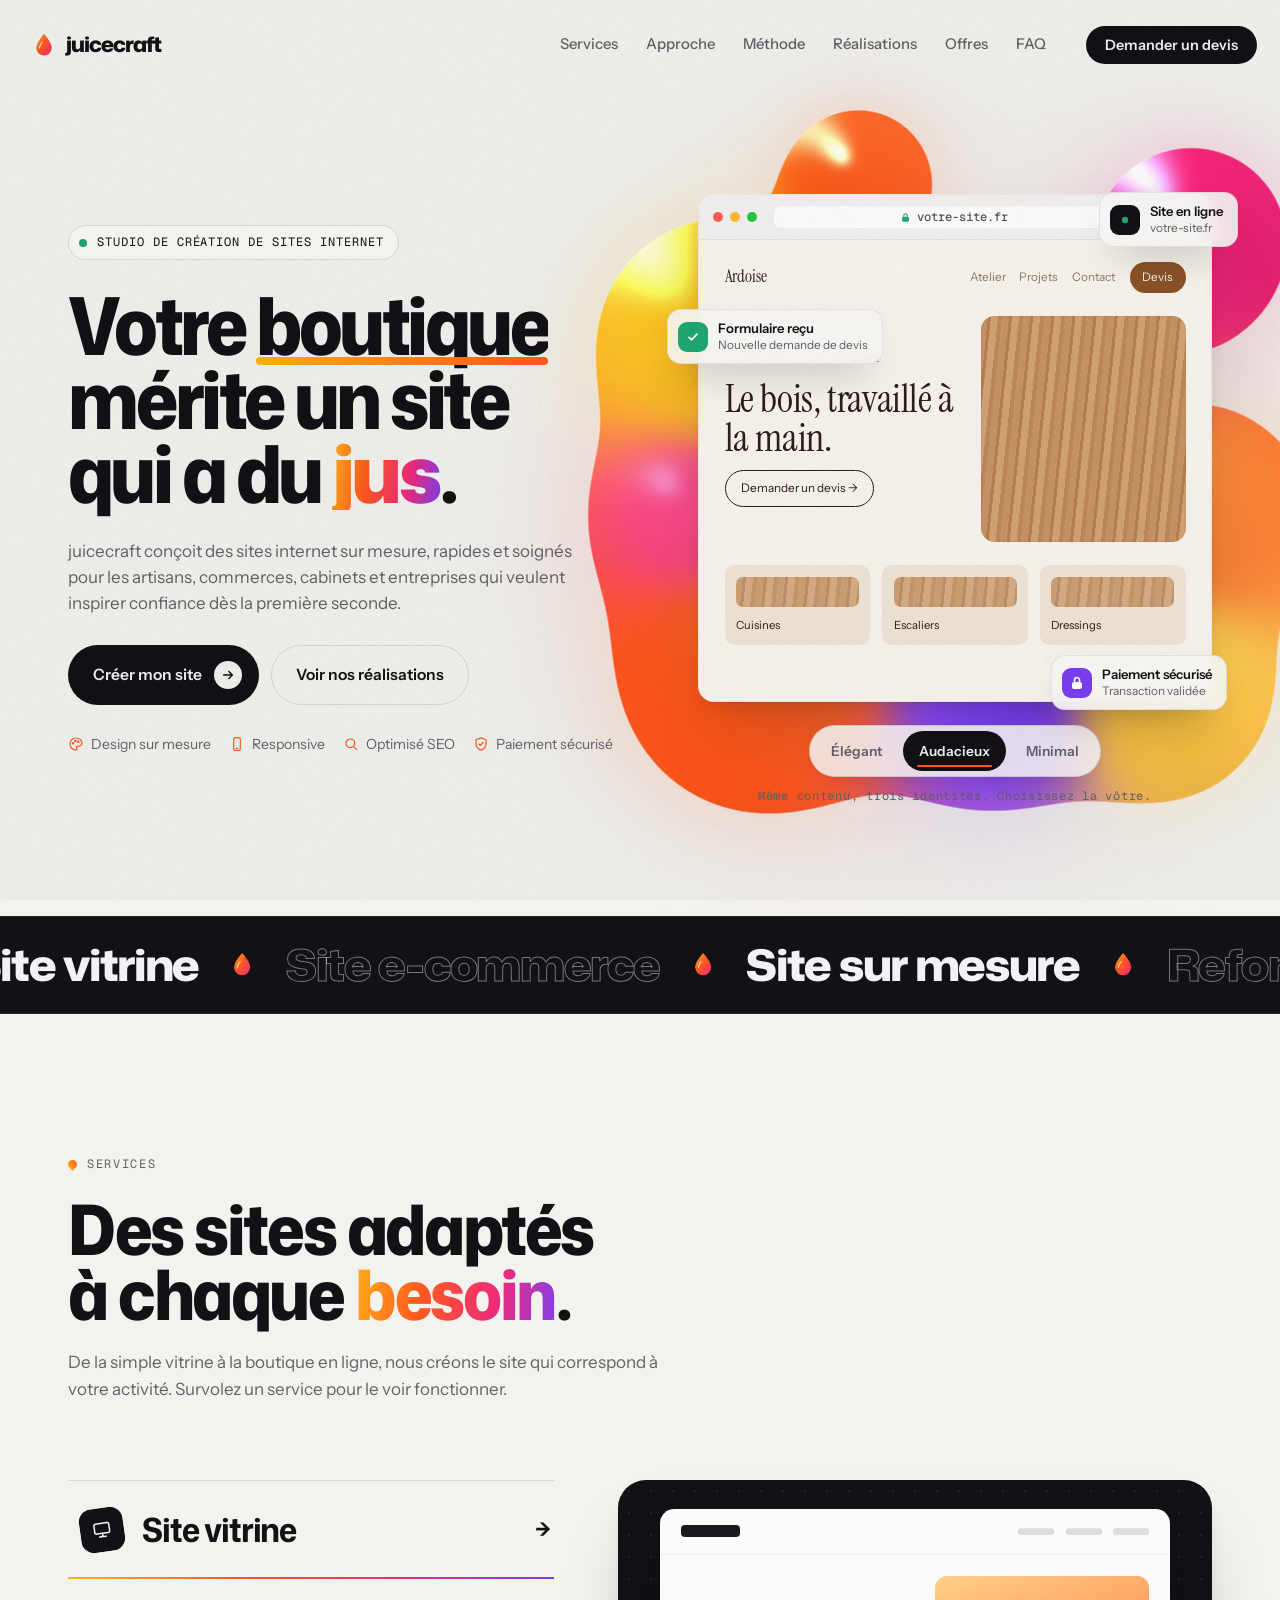
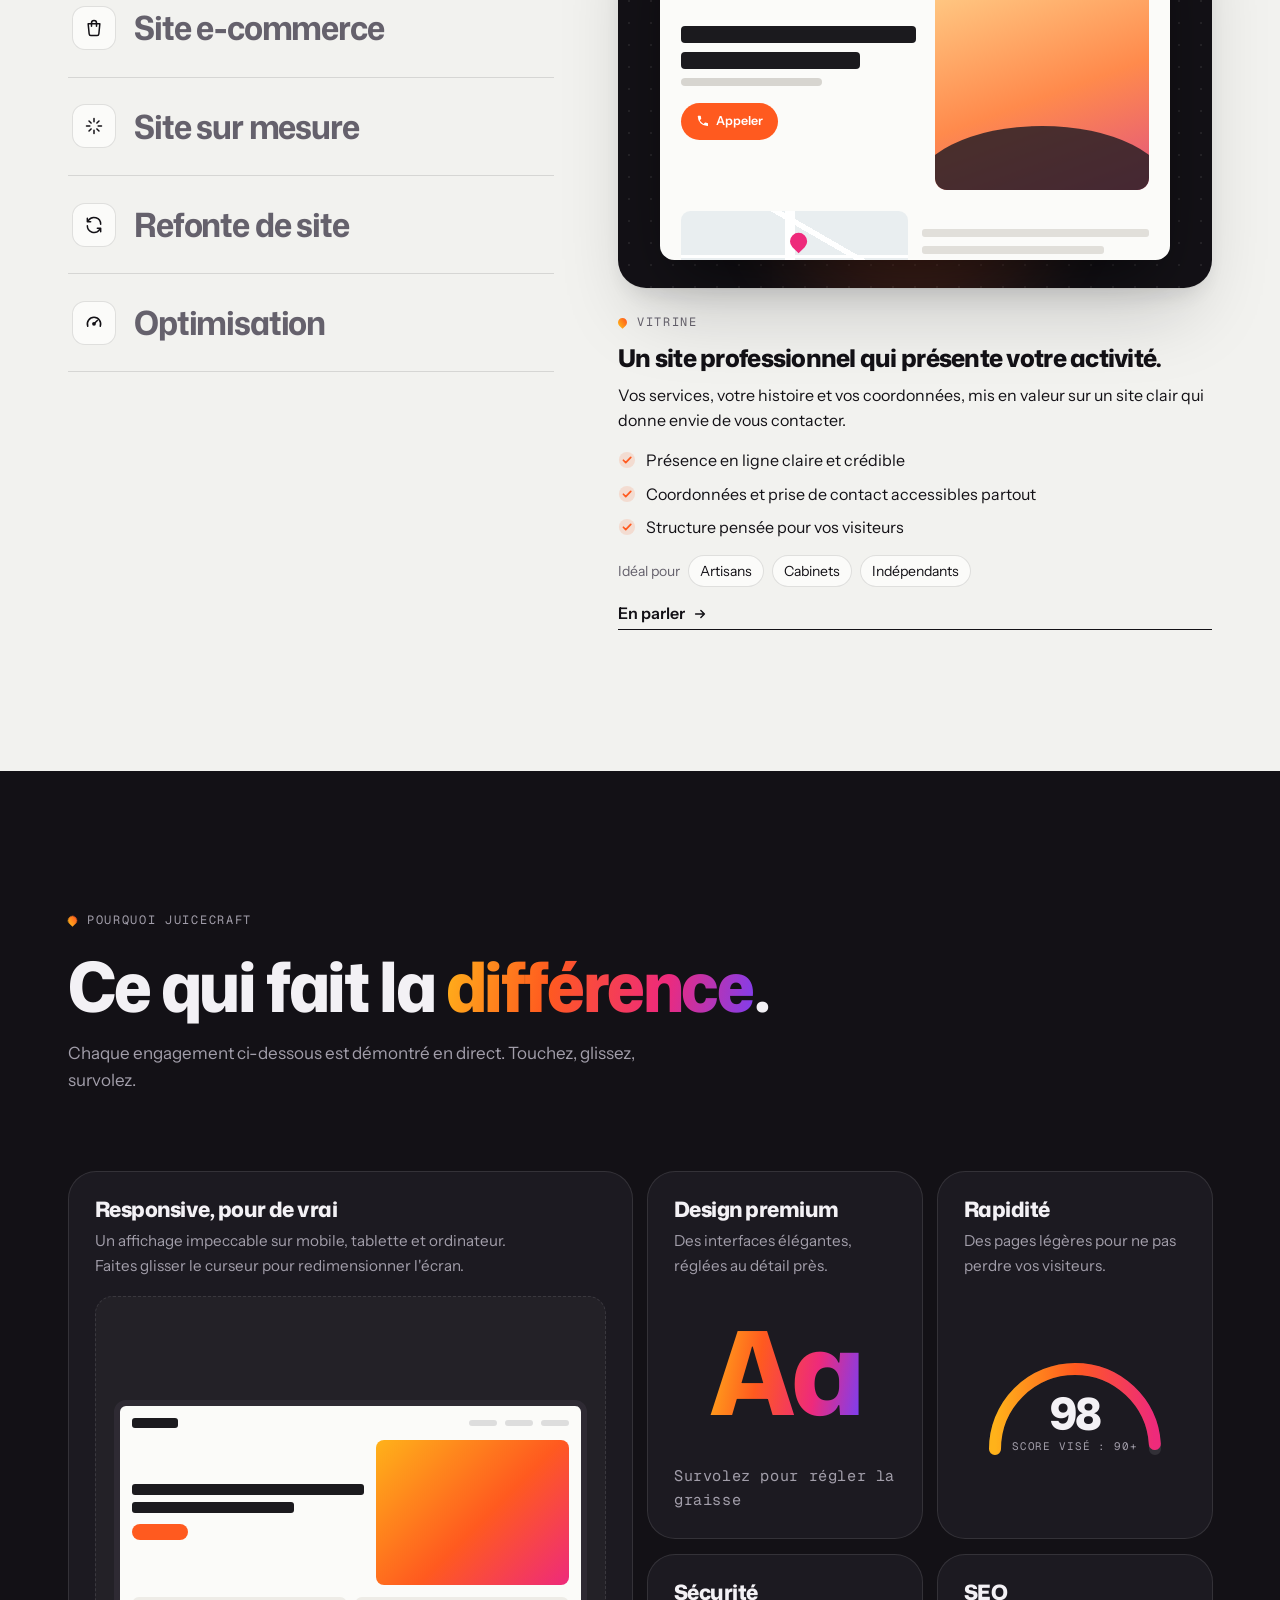
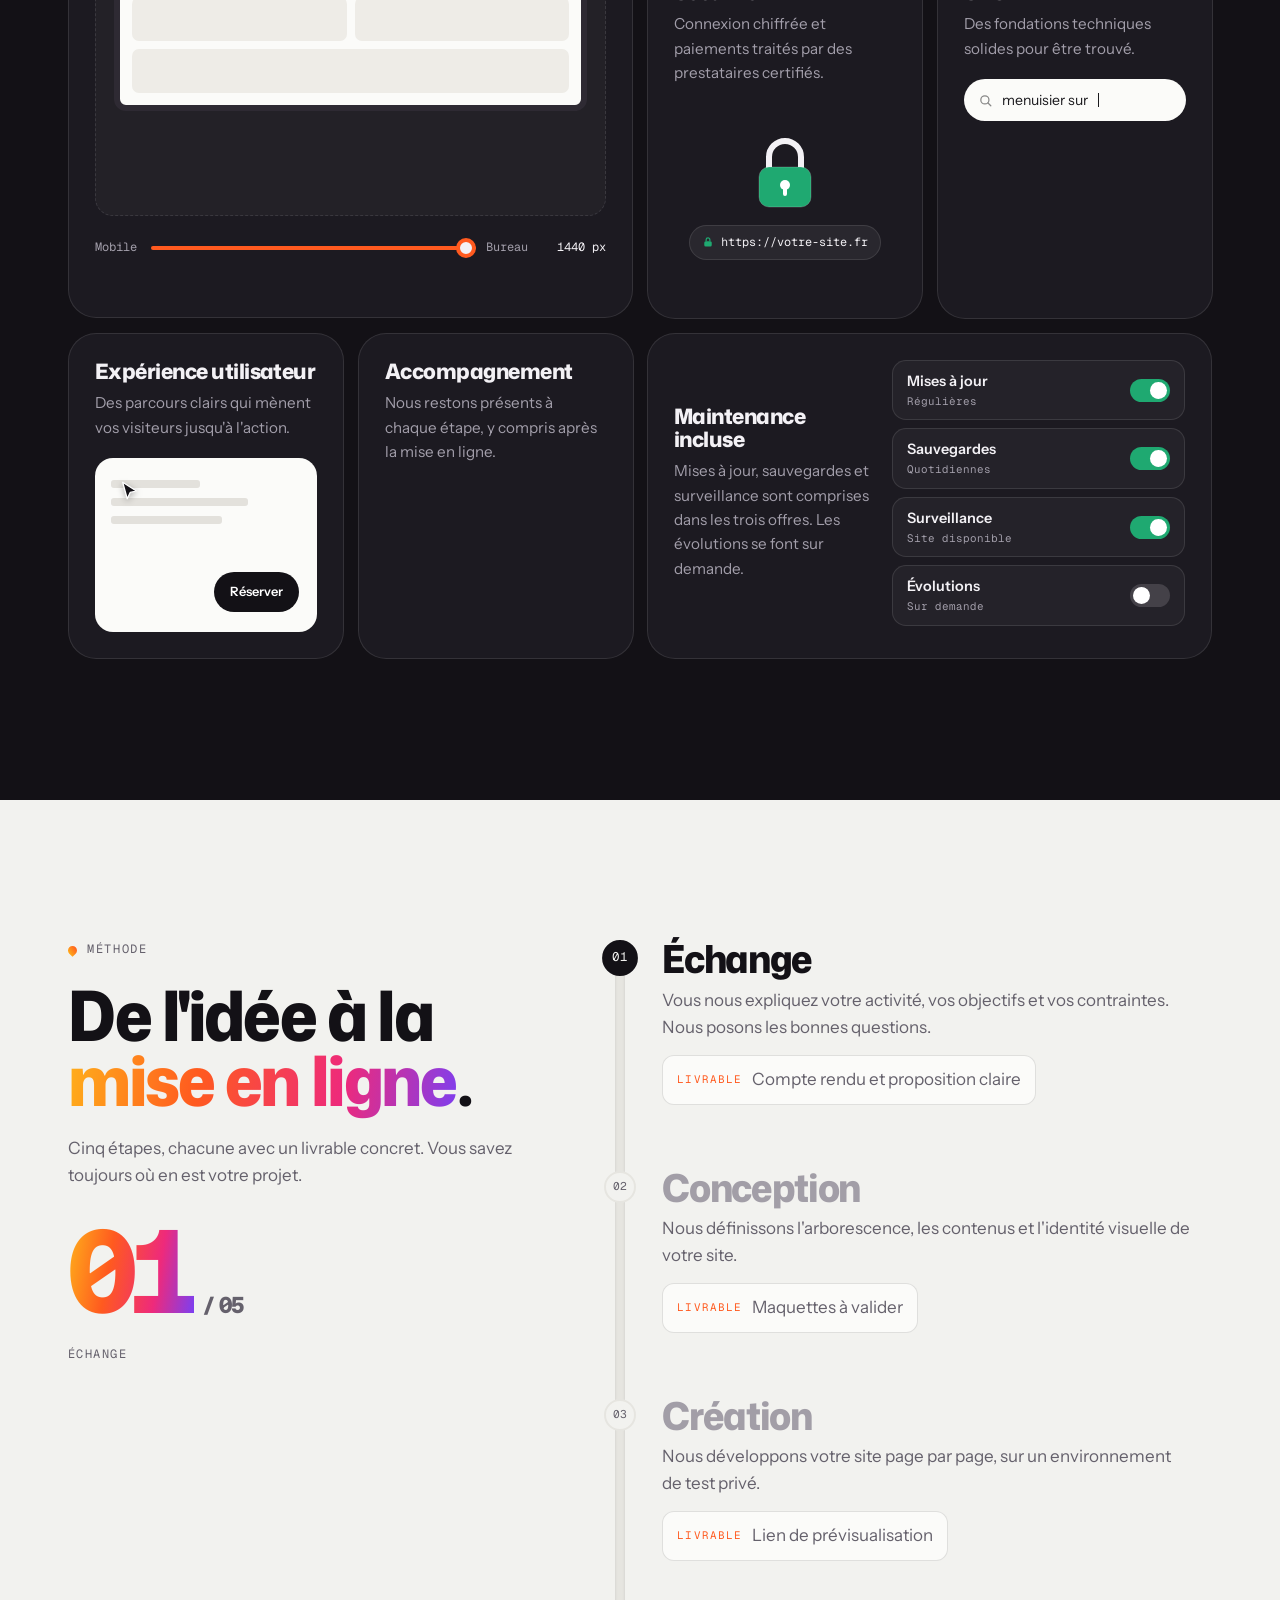
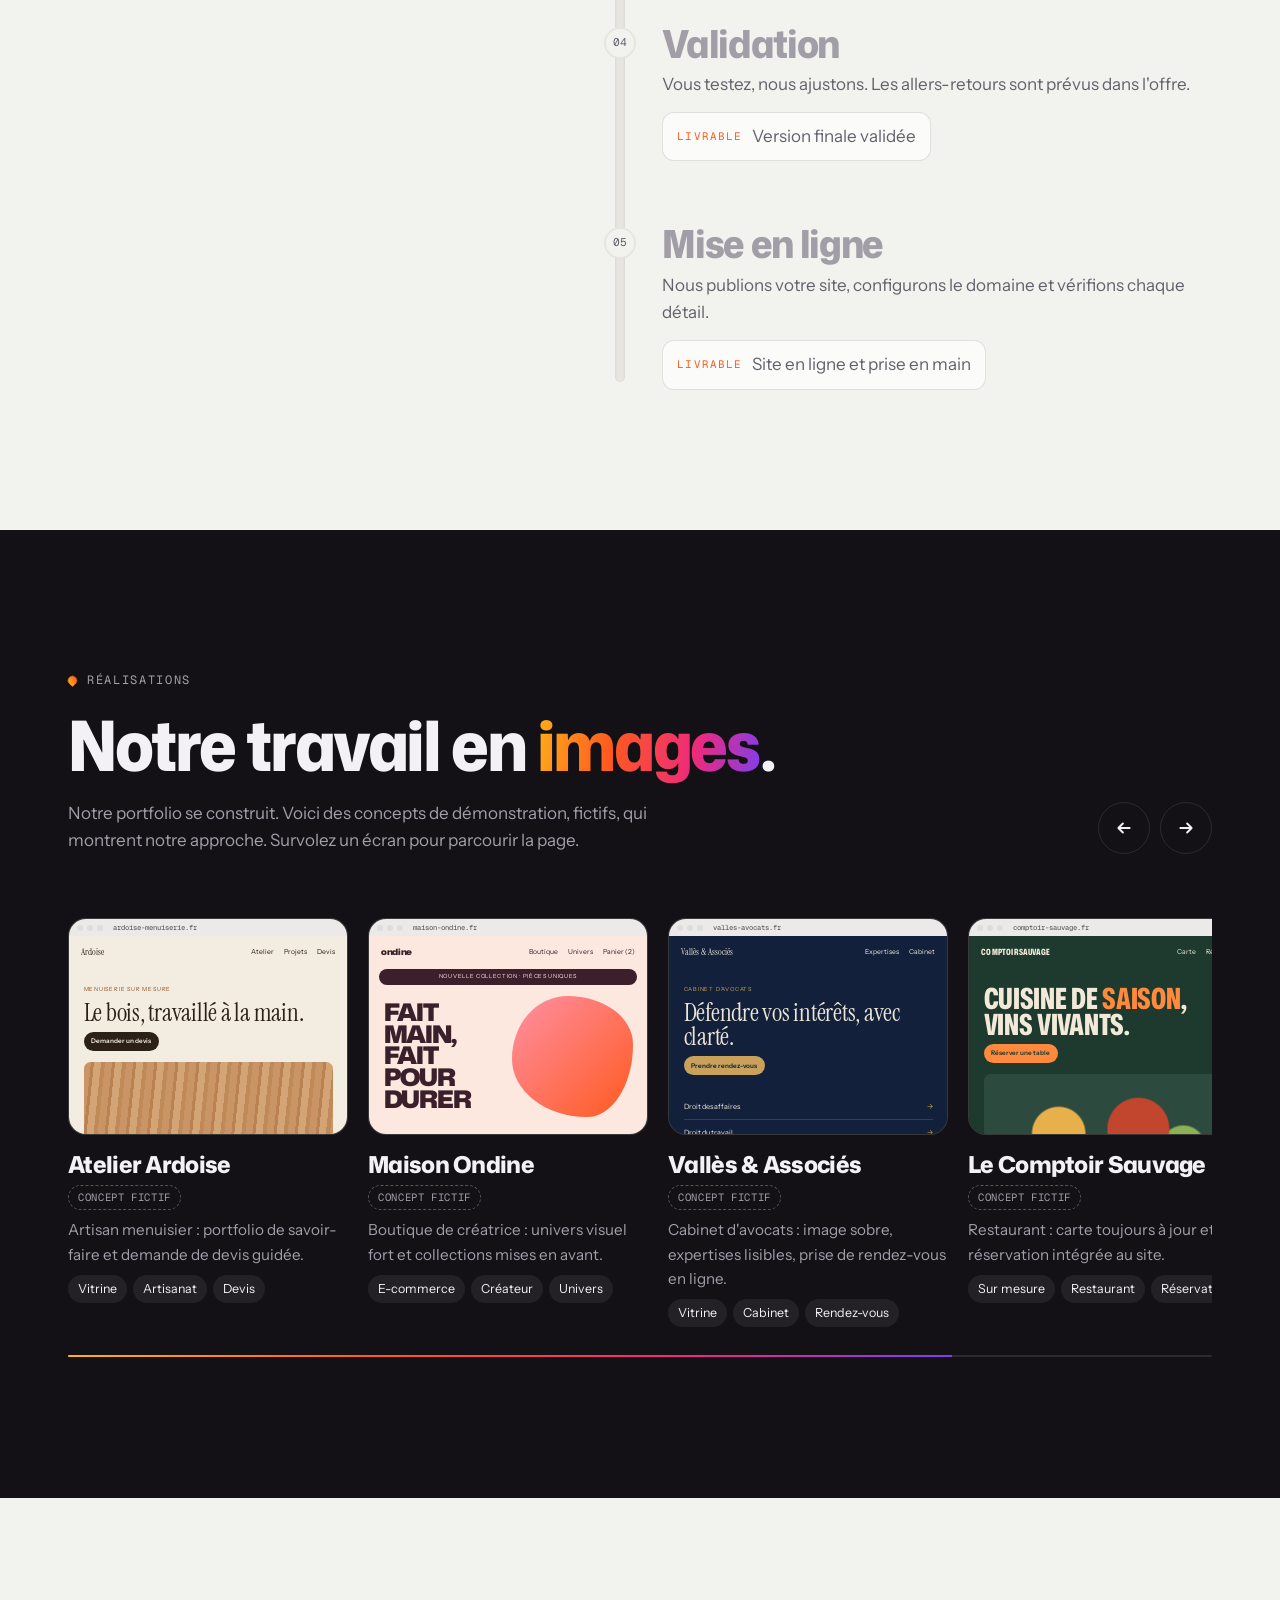
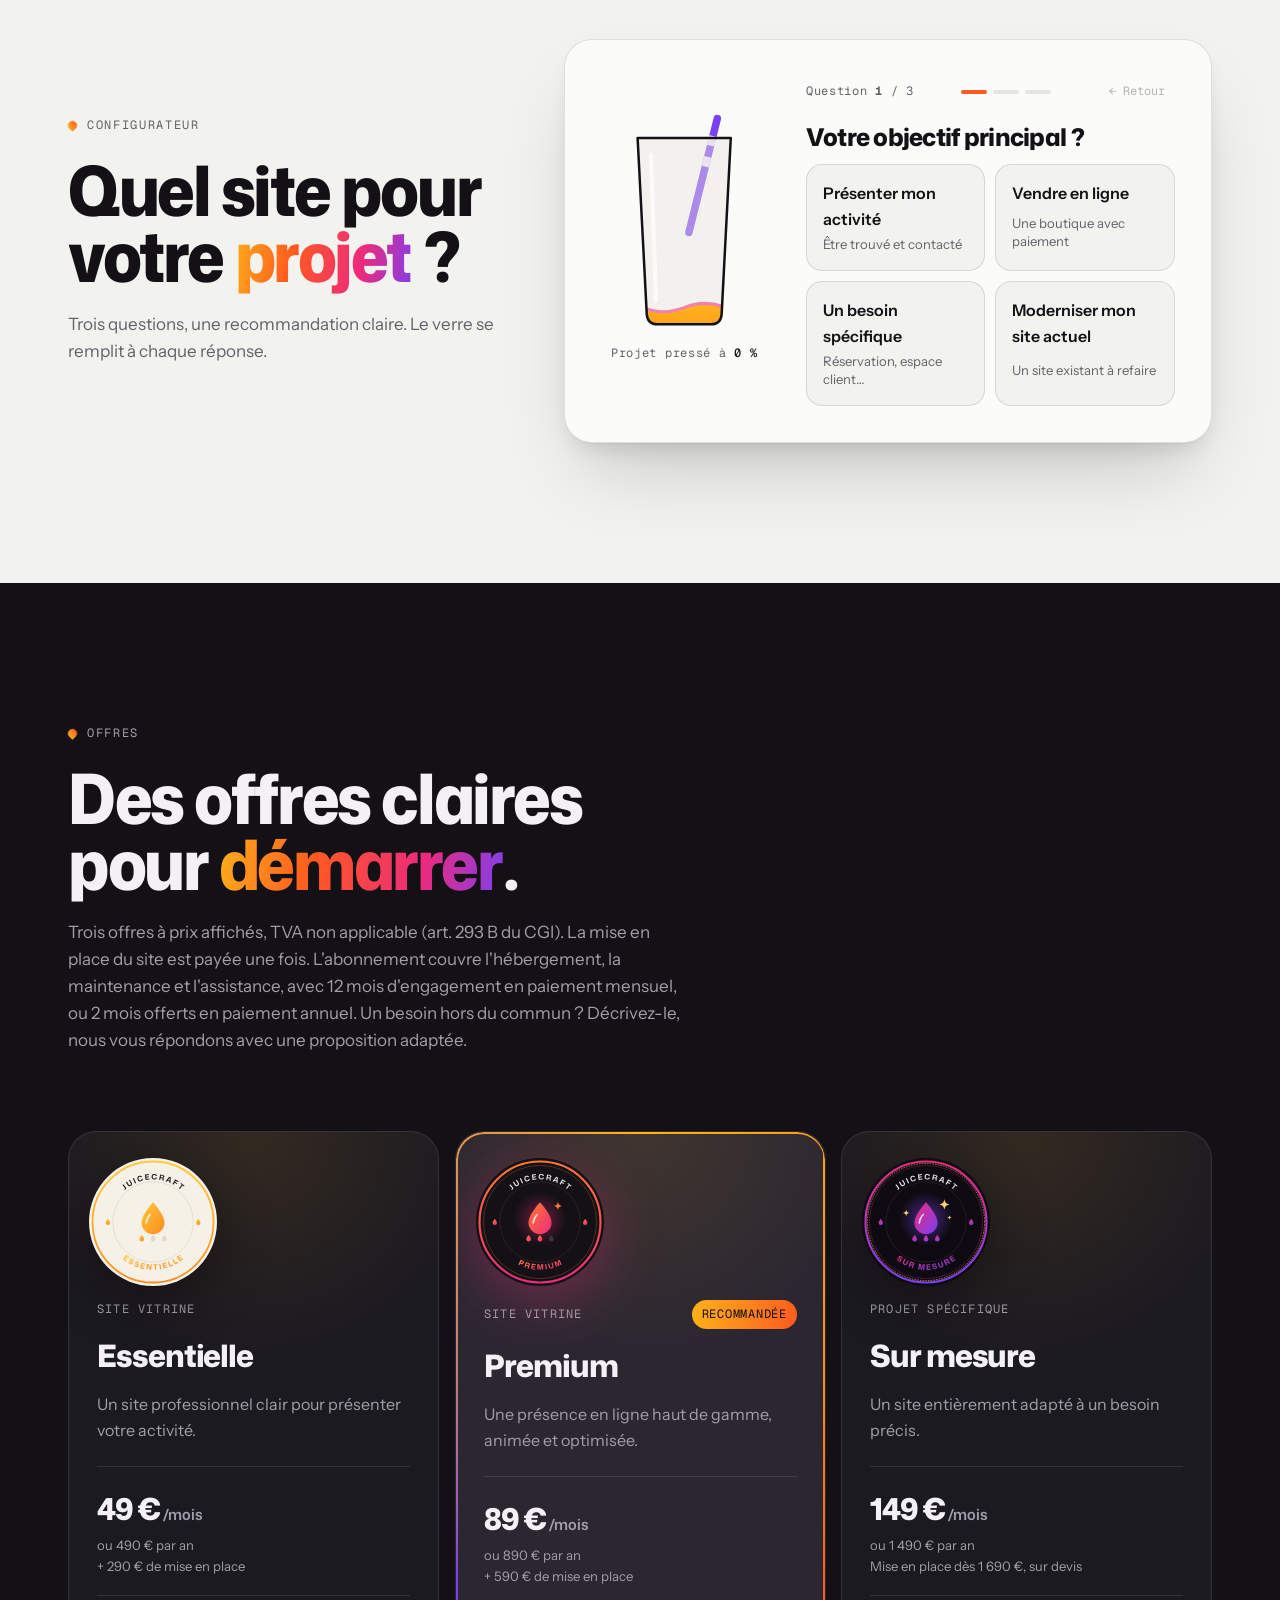
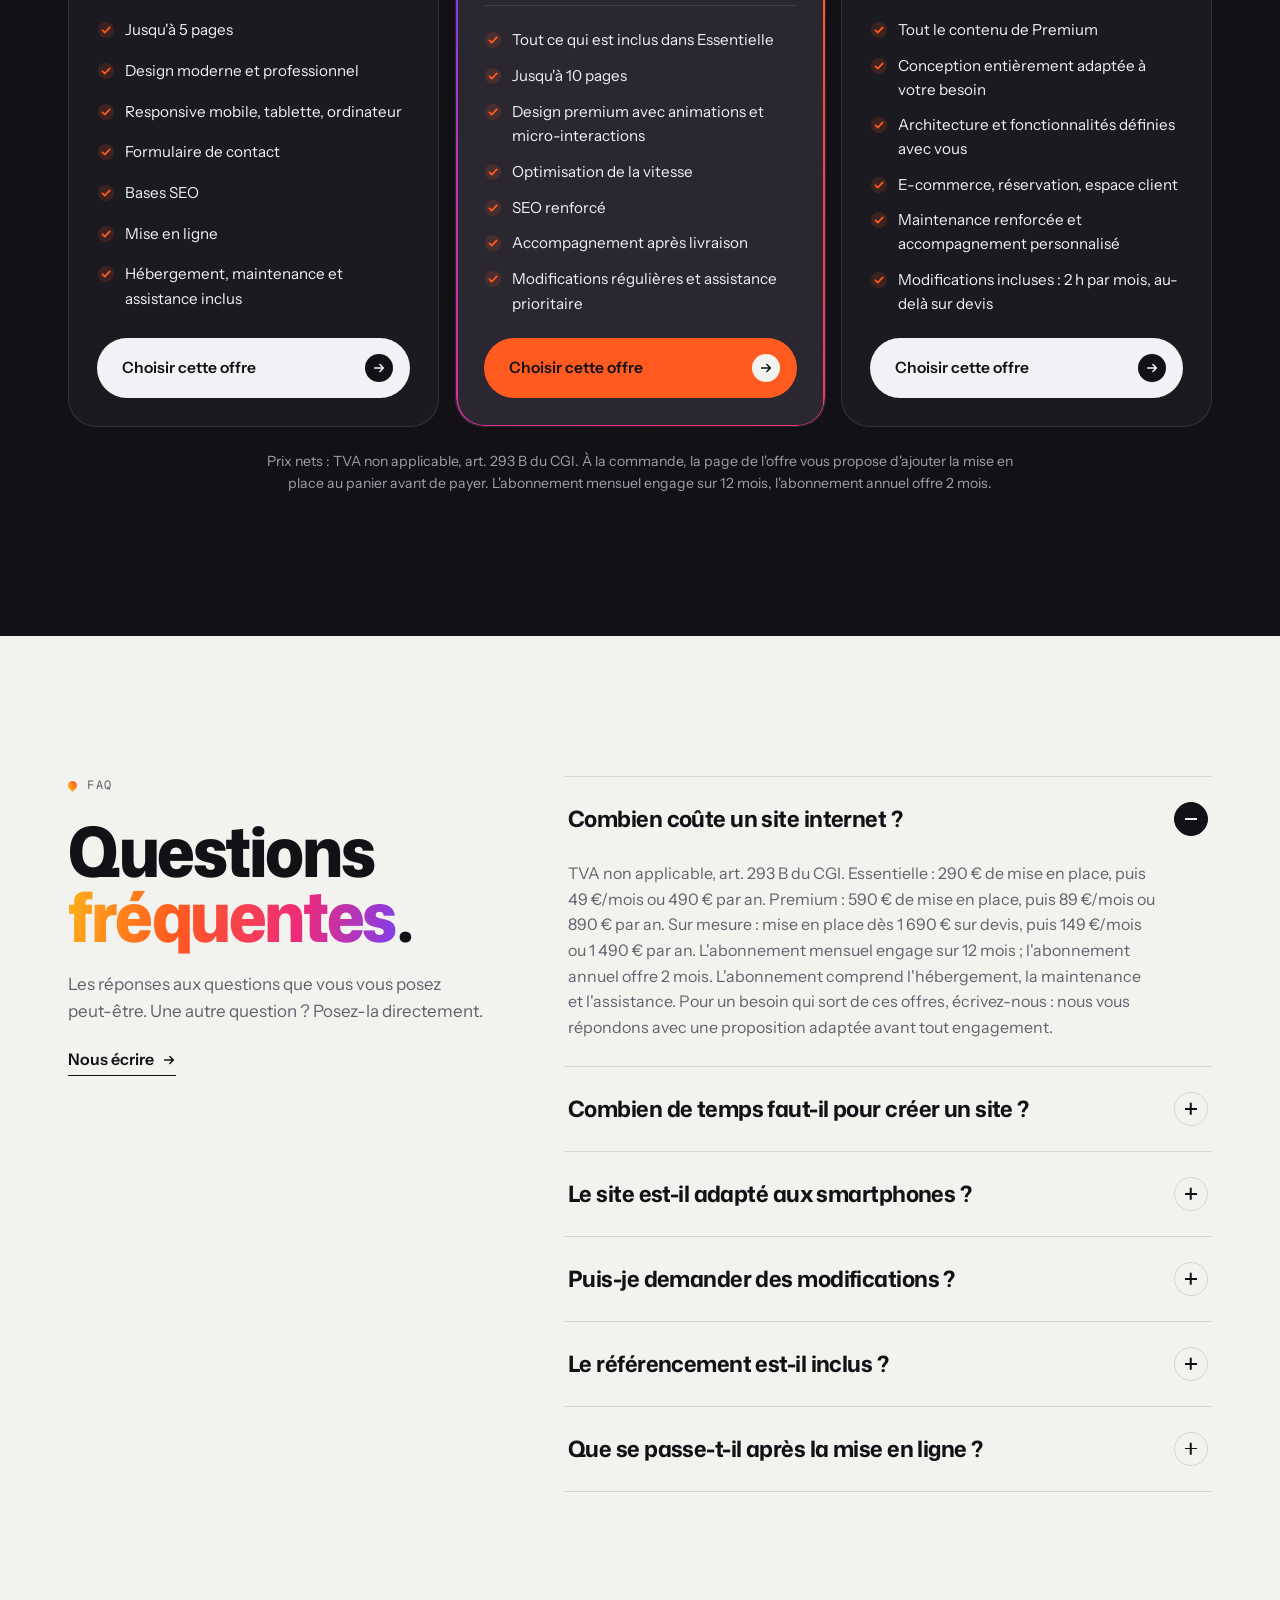
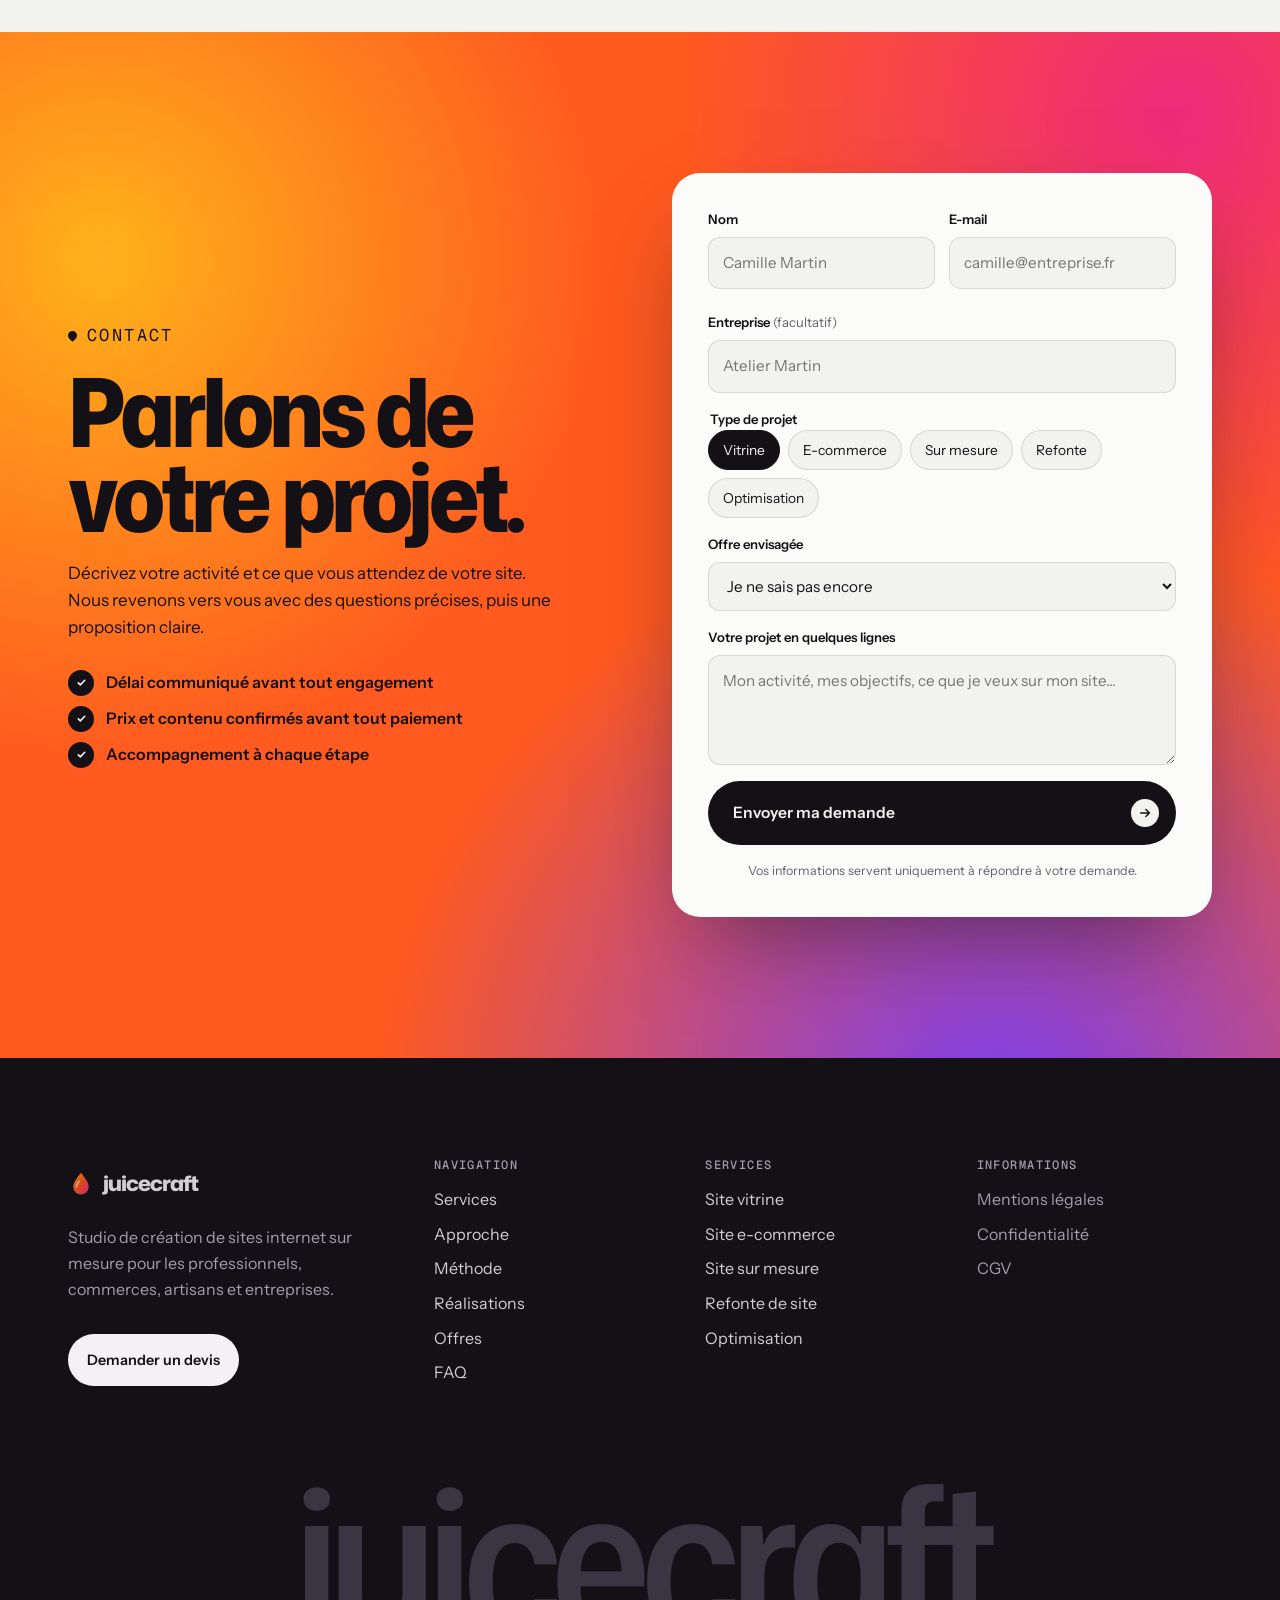
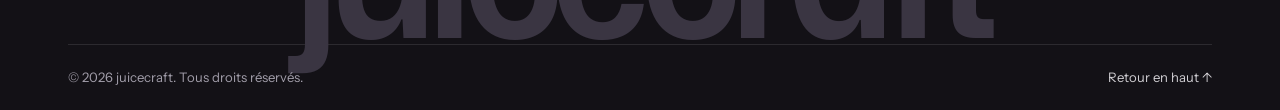
<file: deploy/index.html>
<!doctype html>
<html lang="fr">
<head>
<meta charset="utf-8">
<meta name="viewport" content="width=device-width, initial-scale=1, viewport-fit=cover">
<title>juicecraft · Création de sites internet sur mesure</title>
<meta name="description" content="juicecraft conçoit des sites internet sur mesure, rapides et soignés pour les artisans, commerces, cabinets et entreprises.">
<meta name="theme-color" content="#F2F2EF">
<meta property="og:type" content="website">
<meta property="og:locale" content="fr_FR">
<meta property="og:title" content="juicecraft · Des sites qui ont du jus">
<meta property="og:description" content="juicecraft conçoit des sites internet sur mesure, rapides et soignés pour les artisans, commerces, cabinets et entreprises.">
<link rel="icon" type="image/svg+xml" href="data:image/svg+xml,%3Csvg xmlns=%22http://www.w3.org/2000/svg%22 viewBox=%220 0 1024.0 1024.0%22 width=%221024%22 height=%221024%22 role=%22img%22 aria-label=%22juicecraft ic%C3%B4ne d'application%22%3E%3Ctitle%3Ejuicecraft ic%C3%B4ne d'application%3C/title%3E%3Cdefs%3E%3ClinearGradient id=%22ga%22 x1=%220%22 y1=%220%22 x2=%221%22 y2=%221%22%3E%3Cstop offset=%220%22 stop-color=%22%23FFB21A%22/%3E%3Cstop offset=%22.45%22 stop-color=%22%23FF5A1F%22/%3E%3Cstop offset=%221%22 stop-color=%22%23EE2A7B%22/%3E%3C/linearGradient%3E%3C/defs%3E%3Crect width=%221024%22 height=%221024%22 rx=%22230.4%22 fill=%22%23131116%22/%3E%3Cg transform=%22translate(114.812 134.547) scale(24.82424)%22%3E%3Cpath fill=%22url(%23ga)%22 d=%22M16 2.5S6.5 12.6 6.5 19.4a9.5 9.5 0 0 0 19 0C25.5 12.6 16 2.5 16 2.5Z%22/%3E%3C/g%3E%3C/svg%3E">
<style>:root{color-scheme:light}body{margin:0}</style>
</head>
<body>
<link rel="preconnect" href="https://fonts.googleapis.com">
<link rel="preconnect" href="https://fonts.gstatic.com" crossorigin>
<link rel="stylesheet" href="https://fonts.googleapis.com/css2?family=Mona+Sans:wdth,wght@75..125,200..900&family=Instrument+Sans:wdth,wght@75..100,400..700&family=Instrument+Serif:ital@0;1&family=Geist+Mono:wght@400;500&display=swap">
<style>
/* Layout « Pressoir » : typo cinétique et hero liquide interactif, bandes papier / encre alternées sur une grille de 1240 px. Thème de marque unique, assumé. */
:root{
  color-scheme: light;
  --paper:#F2F2EF; --paper-2:#E6E5E0; --card:#FBFBF9;
  --ink:#131116; --ink-2:#1C1A21; --ink-3:#2B2731;
  --fg:#131116; --mute:#65616C; --line:rgba(19,17,22,.12);
  --on-ink:#F3F1F5; --on-ink-mute:#A29EAA; --line-ink:rgba(243,241,245,.11);
  --orange:#FF5A1F; --mango:#FFB21A; --berry:#EE2A7B; --grape:#7B3FF2; --leaf:#1FA971;
  --juice:linear-gradient(100deg,var(--mango) 0%,var(--orange) 34%,var(--berry) 70%,var(--grape) 100%);
  --juice-warm:linear-gradient(100deg,var(--mango),var(--orange));
  --f-display:"Mona Sans","Helvetica Neue",Arial,sans-serif;
  --f-body:"Instrument Sans","Helvetica Neue",Arial,sans-serif;
  --f-mono:"Geist Mono",ui-monospace,SFMono-Regular,Menlo,monospace;
  --f-serif:"Instrument Serif",Georgia,"Times New Roman",serif;
  --t-label:.75rem; --t-small:.875rem; --t-body:1.0625rem; --t-lede:clamp(1.0625rem,1.3vw,1.25rem);
  --t-h3:clamp(1.3rem,1.9vw,1.6rem); --t-h2:clamp(2.4rem,5.4vw,4.9rem); --t-h1:clamp(2.7rem,6.2vw,6.1rem);
  --wrap:1240px; --gutter:clamp(16px,4vw,48px);
  --r-s:10px; --r-m:18px; --r-l:28px;
  --ease:cubic-bezier(.2,.8,.2,1); --ease-out:cubic-bezier(.16,1,.3,1);
  --shadow:0 1px 1px rgba(19,17,22,.04),0 12px 24px -8px rgba(19,17,22,.12),0 40px 80px -24px rgba(19,17,22,.22);
}
*,*::before,*::after{box-sizing:border-box}
[hidden]{display:none!important}
img{max-width:100%}
html{scroll-behavior:smooth;-webkit-text-size-adjust:100%}
body{background:var(--paper);color:var(--fg);font-family:var(--f-body);font-size:1rem;line-height:1.6;-webkit-font-smoothing:antialiased;overflow-x:clip;font-stretch:100%}
body.has-cursor, body.has-cursor a, body.has-cursor button, body.has-cursor label{cursor:none}
body.has-cursor input, body.has-cursor textarea, body.has-cursor select{cursor:text}
body.has-cursor input[type="range"]{cursor:none}
body.lock{overflow:hidden}
::selection{background:var(--orange);color:var(--ink)}
a{color:inherit}
button{font:inherit;color:inherit;background:none;border:0;padding:0;cursor:pointer}
h1,h2,h3,h4{font-family:var(--f-display);margin:0;text-wrap:balance;font-weight:800;letter-spacing:-.035em;line-height:.95}
p{margin:0}
ul,ol{margin:0;padding:0;list-style:none}
:focus-visible{outline:2px solid var(--orange);outline-offset:3px;border-radius:6px}
.wrap{max-width:var(--wrap);margin-inline:auto;padding-inline:var(--gutter)}
.sr{position:absolute;width:1px;height:1px;overflow:hidden;clip:rect(0 0 0 0);white-space:nowrap}
.skip{position:fixed;left:16px;top:-80px;z-index:200;background:var(--ink);color:var(--paper);padding:10px 16px;border-radius:999px;text-decoration:none;font-weight:600}
.skip:focus{top:calc(env(safe-area-inset-top,0px) + 12px)}
section[id]{scroll-margin-top:84px}

/* grain */
body::after{content:"";position:fixed;inset:0;pointer-events:none;z-index:150;opacity:.06;background-image:url("data:image/svg+xml,%3Csvg xmlns='http://www.w3.org/2000/svg' width='180' height='180'%3E%3Cfilter id='n'%3E%3CfeTurbulence type='fractalNoise' baseFrequency='.9' numOctaves='2' stitchTiles='stitch'/%3E%3CfeColorMatrix values='0 0 0 0 0 0 0 0 0 0 0 0 0 0 0 0 0 0 .9 0'/%3E%3C/filter%3E%3Crect width='100%25' height='100%25' filter='url(%23n)'/%3E%3C/svg%3E")}

/* ---------- labels & type ---------- */
.kicker{display:inline-flex;align-items:center;gap:10px;font-family:var(--f-mono);font-size:var(--t-label);letter-spacing:.14em;text-transform:uppercase;color:var(--mute)}
.kicker::before{content:"";width:9px;height:9px;border-radius:50% 50% 50% 0;transform:rotate(-45deg);background:var(--juice-warm)}
.dark .kicker{color:var(--on-ink-mute)}
.h2{font-size:var(--t-h2);font-stretch:94%}
.hl{font-style:normal;background:var(--juice);-webkit-background-clip:text;background-clip:text;-webkit-text-fill-color:transparent;color:var(--orange);padding-right:.04em}
.sec{padding-block:clamp(84px,11vw,160px)}
.sec-head{display:grid;gap:22px;max-width:780px;margin-bottom:clamp(44px,6vw,80px)}
.sec-lede{font-size:var(--t-lede);color:var(--mute);max-width:56ch}
.dark{background:var(--ink);color:var(--on-ink)}
.dark .sec-lede{color:var(--on-ink-mute)}

/* ---------- buttons ---------- */
.btn{--bg:var(--ink);--fgc:var(--paper);position:relative;display:inline-flex;align-items:center;gap:12px;padding:15px 16px 15px 24px;border-radius:999px;font:600 .975rem/1 var(--f-body);text-decoration:none;color:var(--fgc);background:var(--bg);border:1px solid transparent;overflow:hidden;isolation:isolate;transition:color .35s var(--ease),border-color .35s;will-change:transform;white-space:nowrap}
.btn::before{content:"";position:absolute;inset:-1px;background:var(--juice-warm);transform:translateY(102%);border-radius:inherit;transition:transform .55s var(--ease-out);z-index:-1}
.btn:hover::before,.btn:focus-visible::before{transform:none}
.btn:hover,.btn:focus-visible{color:var(--ink)}
.btn .arr{display:inline-grid;place-items:center;width:28px;height:28px;border-radius:50%;background:var(--paper);color:var(--ink);transition:transform .45s var(--ease-out)}
.btn:hover .arr{transform:rotate(-45deg)}
.btn-ghost{--bg:transparent;--fgc:var(--ink);border-color:var(--line);padding-inline:24px}
.btn-ghost .arr{background:var(--ink);color:var(--paper)}
.btn-light{--bg:var(--on-ink);--fgc:var(--ink)}
.btn-light .arr{background:var(--ink);color:var(--paper)}
.btn-sm{padding:11px 18px;font-size:.9rem}
.btn-in{display:inline-flex;align-items:center;gap:12px;will-change:transform}
.link-arrow{display:inline-flex;align-items:center;gap:8px;font-weight:600;text-decoration:none;border-bottom:1px solid currentColor;padding-bottom:2px;transition:gap .3s var(--ease)}
.link-arrow:hover{gap:14px}

/* ---------- progress + nav ---------- */
.progress{position:fixed;top:0;left:0;right:0;height:3px;z-index:120;pointer-events:none}
.progress span{display:block;height:100%;background:var(--juice);transform-origin:0 50%;transform:scaleX(0)}
.nav{position:fixed;top:0;left:0;right:0;z-index:100;padding-top:calc(env(safe-area-inset-top,0px) + 14px);transition:transform .5s var(--ease-out)}
.nav.hide{transform:translateY(-130%)}
.nav-in{max-width:calc(var(--wrap) + 24px);margin-inline:auto;margin-inline:max(10px,calc((100% - var(--wrap) - 24px)/2));display:flex;align-items:center;gap:20px;padding:10px 12px 10px 20px;border-radius:999px;border:1px solid transparent;transition:background .4s,border-color .4s,box-shadow .4s,backdrop-filter .4s}
.nav.solid .nav-in{background:rgba(242,242,239,.78);-webkit-backdrop-filter:blur(18px) saturate(1.4);backdrop-filter:blur(18px) saturate(1.4);border-color:var(--line);box-shadow:0 10px 30px -12px rgba(19,17,22,.25)}
.brand{display:inline-flex;align-items:center;gap:9px;text-decoration:none;font-family:var(--f-display);font-weight:800;font-size:1.32rem;font-stretch:108%;letter-spacing:-.045em;color:var(--ink)}
.brand svg{width:26px;height:26px;transition:transform .6s var(--ease-out)}
.brand:hover svg{transform:rotate(-14deg) scale(1.08)}
.links{display:flex;gap:4px;margin-left:auto}
.links a{position:relative;padding:8px 12px;border-radius:999px;font-size:.93rem;font-weight:500;text-decoration:none;color:var(--mute);transition:color .25s,background .25s}
.links a:hover{color:var(--ink);background:rgba(19,17,22,.05)}
.links a.active{color:var(--ink)}
.links a.active::after{content:"";position:absolute;left:50%;bottom:2px;width:5px;height:5px;margin-left:-2.5px;border-radius:50%;background:var(--orange)}
.nav .btn{margin-left:8px}
.burger{display:none;width:44px;height:44px;border-radius:50%;background:var(--ink);position:relative}
.burger span{position:absolute;left:14px;right:14px;height:2px;background:var(--paper);border-radius:2px;transition:transform .4s var(--ease-out)}
.burger span:first-child{top:18px}.burger span:last-child{top:24px}
.burger[aria-expanded="true"] span:first-child{transform:translateY(3px) rotate(45deg)}
.burger[aria-expanded="true"] span:last-child{transform:translateY(-3px) rotate(-45deg)}
.menu{position:fixed;inset:0;z-index:90;background:var(--ink);color:var(--on-ink);padding:calc(env(safe-area-inset-top,0px) + 100px) var(--gutter) calc(env(safe-area-inset-bottom,0px) + 32px);display:flex;flex-direction:column;gap:6px;overflow:auto}
.menu a{font-family:var(--f-display);font-size:clamp(2.2rem,9vw,3.4rem);font-weight:800;font-stretch:96%;letter-spacing:-.04em;text-decoration:none;line-height:1.1;opacity:0;transform:translateY(24px);animation:menuIn .6s var(--ease-out) forwards}
.menu a:nth-child(2){animation-delay:.04s}.menu a:nth-child(3){animation-delay:.08s}.menu a:nth-child(4){animation-delay:.12s}.menu a:nth-child(5){animation-delay:.16s}.menu a:nth-child(6){animation-delay:.2s}.menu a:nth-child(7){animation-delay:.24s}
.menu a:hover{color:var(--orange)}
@keyframes menuIn{to{opacity:1;transform:none}}
@media (max-width:980px){.links{display:none}.burger{display:block}.nav .btn{margin-left:auto}}
@media (max-width:420px){.nav .btn{display:none}.burger{margin-left:auto}}

/* ---------- cursor ---------- */
.cur{position:fixed;left:0;top:0;width:12px;height:12px;margin:-6px 0 0 -6px;border-radius:50%;background:#fff;mix-blend-mode:difference;pointer-events:none;z-index:300;transition:width .35s var(--ease-out),height .35s var(--ease-out),margin .35s var(--ease-out),background .3s;display:grid;place-items:center;opacity:0}
.cur.on{opacity:1}
.cur.hover{width:48px;height:48px;margin:-24px 0 0 -24px}
.cur.lab{width:86px;height:86px;margin:-43px 0 0 -43px;background:var(--orange);mix-blend-mode:normal}
.cur b{font:600 .78rem/1 var(--f-body);color:var(--ink);opacity:0;transition:opacity .2s}
.cur.lab b{opacity:1}
.cur.down{transform:scale(.8)}

/* ---------- hero ---------- */
.hero{position:relative;overflow:clip;padding-block:clamp(128px,13vw,180px) clamp(72px,8vw,120px);background:var(--paper)}
.liquid{position:absolute;inset:0;width:100%;height:100%;z-index:0;pointer-events:none}
.liquid-fallback{display:none;position:absolute;inset:0;z-index:0;background:radial-gradient(22% 30% at 74% 44%,rgba(255,90,31,.6),transparent 70%),radial-gradient(18% 26% at 84% 62%,rgba(238,42,123,.5),transparent 70%),radial-gradient(16% 24% at 62% 64%,rgba(255,178,26,.55),transparent 70%)}
.hero.no-gl .liquid-fallback{display:block}
.hero-grid{position:relative;z-index:1;display:grid;grid-template-columns:minmax(0,1.1fr) minmax(0,1fr);gap:clamp(36px,5vw,80px);align-items:center}
.hero-copy{display:grid;gap:28px;justify-items:start;min-width:0}
.eyebrow{display:inline-flex;align-items:center;gap:10px;padding:7px 14px 7px 10px;border-radius:999px;background:rgba(251,251,249,.75);border:1px solid var(--line);font-family:var(--f-mono);font-size:var(--t-label);letter-spacing:.08em;text-transform:uppercase;-webkit-backdrop-filter:blur(8px);backdrop-filter:blur(8px)}
.live-dot{width:8px;height:8px;border-radius:50%;background:var(--leaf);box-shadow:0 0 0 0 rgba(31,169,113,.5);animation:ping 2s infinite}
@keyframes ping{0%{box-shadow:0 0 0 0 rgba(31,169,113,.55)}80%,100%{box-shadow:0 0 0 9px rgba(31,169,113,0)}}
.h1{font-size:var(--t-h1);font-stretch:92%;font-weight:800;line-height:.93;letter-spacing:-.045em}
.h1 .line{display:block}
.h1 .line>span.in{display:inline-block;white-space:nowrap;animation:rise 1.1s var(--ease-out) backwards}
.h1 .line:nth-child(2)>span.in{animation-delay:.09s}
.h1 .line:nth-child(3)>span.in{animation-delay:.18s}
@keyframes rise{from{transform:translateY(55%) rotate(2deg);clip-path:inset(0 0 100% 0);opacity:0}to{transform:none;clip-path:inset(-20% -10% -40% -10%);opacity:1}}
.rot{position:relative;display:inline-block;vertical-align:bottom;overflow:hidden;padding-bottom:.1em;margin-bottom:-.1em;transition:width .7s var(--ease-out)}
.rot-w{display:inline-block;white-space:nowrap}
.rot::after{content:"";position:absolute;left:0;right:0;bottom:.06em;height:.1em;border-radius:99px;background:var(--juice-warm);transform-origin:0 50%;transition:transform .7s var(--ease-out)}
.rot.swap::after{transform:scaleX(0);transition:none}
.jus{position:relative;display:inline-block;background:var(--juice);-webkit-background-clip:text;background-clip:text;-webkit-text-fill-color:transparent;color:var(--orange);transform-origin:50% 88%;font-variation-settings:"wdth" 100,"wght" 860;padding-right:.03em}
.jus.press{animation:press 1.1s var(--ease-out)}
@keyframes press{0%{font-variation-settings:"wdth" 100,"wght" 860;transform:none}22%{font-variation-settings:"wdth" 125,"wght" 900;transform:scaleY(.8)}48%{font-variation-settings:"wdth" 82,"wght" 760;transform:scaleY(1.08)}70%{font-variation-settings:"wdth" 106,"wght" 860;transform:scaleY(.97)}100%{font-variation-settings:"wdth" 100,"wght" 860;transform:none}}
.drip{position:absolute;left:.16em;top:.78em;width:.16em;height:.2em;border-radius:50% 50% 50% 50%/60% 60% 40% 40%;background:var(--berry);transform:scale(0);animation:drip 5s 1.6s infinite var(--ease)}
@keyframes drip{0%{transform:translateY(0) scale(0)}18%{transform:translateY(.02em) scale(.9,1.1)}26%{transform:translateY(.05em) scale(.8,1.25)}38%{transform:translateY(.6em) scale(.7,1);opacity:1}46%,100%{transform:translateY(.85em) scale(0);opacity:0}}
.lede{font-size:var(--t-lede);color:var(--mute);max-width:46ch;line-height:1.55;animation:fadeUp 1s .35s var(--ease-out) backwards}
.cta-row{display:flex;flex-wrap:wrap;gap:12px;animation:fadeUp 1s .45s var(--ease-out) backwards}
.chips{display:flex;flex-wrap:wrap;gap:8px 18px;color:var(--mute);font-size:var(--t-small);animation:fadeUp 1s .55s var(--ease-out) backwards}
.chips li{display:inline-flex;align-items:center;gap:7px}
.chips svg{width:16px;height:16px;color:var(--orange)}
@keyframes fadeUp{from{opacity:0;transform:translateY(18px)}to{opacity:1;transform:none}}

/* demo browser */
.demo{position:relative;perspective:1400px;min-width:0;padding-block:28px 8px;animation:fadeUp 1.2s .3s var(--ease-out) backwards}
.browser{position:relative;container-type:inline-size;border-radius:16px;background:#fff;box-shadow:var(--shadow);border:1px solid rgba(19,17,22,.08);overflow:hidden;transform-style:preserve-3d;transition:transform .8s var(--ease-out);will-change:transform}
.b-bar{display:flex;align-items:center;gap:7px;padding:11px 14px;background:#F4F3F1;border-bottom:1px solid rgba(19,17,22,.07)}
.b-bar i{width:10px;height:10px;border-radius:50%;background:#E3E1DC}
.b-bar i:nth-child(1){background:#FF5F57}.b-bar i:nth-child(2){background:#FEBC2E}.b-bar i:nth-child(3){background:#28C840}
.b-url{flex:1;display:flex;align-items:center;justify-content:center;gap:6px;margin-inline:10px;padding:5px 10px;border-radius:7px;background:#fff;font:500 .76rem/1 var(--f-mono);color:#57545C}
.b-url svg{width:11px;height:11px;color:var(--leaf)}
.b-tag{font:500 .68rem/1 var(--f-mono);color:#8A8790;letter-spacing:.06em;text-transform:uppercase}
/* mini site (a depicted website, its own literal palette) */
.demo{--s-bg:#FAF6EF;--s-fg:#2A2017;--s-mute:#8C7C69;--s-acc:#8E5428;--s-btn-fg:#FAF6EF;--s-card:#F0E7D9;--s-tfont:var(--f-serif);--s-bfont:var(--f-body);--s-tw:400;--s-ts:7.6cqw;--s-tt:none;--s-tls:-.01em;--s-r:999px;--s-ir:14px;--s-img:repeating-linear-gradient(96deg,#C99566 0 7px,#B98250 7px 10px,#D3A475 10px 17px,#C08A58 17px 21px);--s-cw:1fr 1fr 1fr}
.demo[data-style="bold"]{--s-bg:#141217;--s-fg:#FFFFFF;--s-mute:#9E99A6;--s-acc:#FF5A1F;--s-btn-fg:#141217;--s-card:#221F27;--s-tfont:var(--f-display);--s-tw:900;--s-ts:8.6cqw;--s-tt:uppercase;--s-tls:-.05em;--s-r:6px;--s-ir:6px;--s-img:radial-gradient(circle at 70% 35%,#FFB21A 0 18%,transparent 19%),linear-gradient(135deg,#FF5A1F,#EE2A7B 60%,#7B3FF2)}
.demo[data-style="minimal"]{--s-bg:#FFFFFF;--s-fg:#111111;--s-mute:#8D8D8D;--s-acc:#111111;--s-btn-fg:#FFFFFF;--s-card:#F4F4F4;--s-tfont:var(--f-mono);--s-bfont:var(--f-mono);--s-tw:500;--s-ts:5.4cqw;--s-tt:none;--s-tls:-.04em;--s-r:0;--s-ir:0;--s-img:repeating-linear-gradient(45deg,#EDEDED 0 1px,#FAFAFA 1px 9px)}
.site{background:var(--s-bg);color:var(--s-fg);font-family:var(--s-bfont);padding:4.2cqw 5cqw 5cqw;display:grid;gap:4.6cqw;align-content:start;min-height:90cqw;transition:background-color .6s var(--ease),color .6s var(--ease)}
.s-nav{display:flex;align-items:center;gap:3cqw;font-size:2.3cqw}
.s-logo{font-family:var(--s-tfont);font-weight:var(--s-tw);font-size:3.4cqw;letter-spacing:var(--s-tls);text-transform:var(--s-tt)}
.s-links{display:flex;gap:2.6cqw;margin-left:auto;color:var(--s-mute)}
.s-btn{padding:1.2cqw 2.4cqw;border-radius:var(--s-r);background:var(--s-acc);color:var(--s-btn-fg);transition:background-color .6s,border-radius .6s}
.s-hero{display:grid;grid-template-columns:1.15fr 1fr;gap:4cqw;align-items:center}
.s-text{display:grid;gap:2.6cqw;justify-items:start}
.s-kicker{font-size:2cqw;letter-spacing:.12em;text-transform:uppercase;color:var(--s-acc);transition:color .6s}
.s-title{font-family:var(--s-tfont);font-weight:var(--s-tw);font-size:var(--s-ts);line-height:.98;letter-spacing:var(--s-tls);text-transform:var(--s-tt);transition:font-size .6s var(--ease-out)}
.s-cta{font-size:2.3cqw;padding:1.6cqw 3cqw;border-radius:var(--s-r);border:1px solid var(--s-fg);transition:border-radius .6s}
.s-img{aspect-ratio:4/4.4;border-radius:var(--s-ir);background:var(--s-img);transition:border-radius .6s;box-shadow:inset 0 0 0 1px rgba(0,0,0,.05)}
.s-cards{display:grid;grid-template-columns:var(--s-cw);gap:2.4cqw;font-size:2.2cqw}
.s-cards span{display:grid;gap:1.6cqw;padding:2.2cqw;border-radius:calc(var(--s-ir)*.7);background:var(--s-card);transition:background-color .6s,border-radius .6s}
.s-cards i{display:block;height:6cqw;border-radius:calc(var(--s-ir)*.5);background:var(--s-img);opacity:.85}
.wipe{position:absolute;inset:0;background:var(--juice);transform:translateX(-101%);pointer-events:none;z-index:2}
.wipe.go{animation:wipe .9s var(--ease-out)}
@keyframes wipe{0%{transform:translateX(-101%)}45%{transform:translateX(0)}100%{transform:translateX(101%)}}
.badge{position:absolute;z-index:3;display:flex;align-items:center;gap:10px;padding:10px 14px 10px 10px;border-radius:14px;background:rgba(251,251,249,.9);-webkit-backdrop-filter:blur(10px);backdrop-filter:blur(10px);border:1px solid rgba(19,17,22,.08);box-shadow:0 18px 40px -18px rgba(19,17,22,.35);font-size:.82rem;line-height:1.25;will-change:transform}
.badge b{display:block;font-weight:600}
.badge small{color:var(--mute);font-size:.74rem}
.badge .bi{display:grid;place-items:center;width:30px;height:30px;border-radius:9px;color:#fff;flex:none}
.badge .bi svg{width:16px;height:16px}
.b1{left:-6%;top:22%}.b1 .bi{background:var(--leaf)}
.b2{right:-5%;top:4%}.b2 .bi{background:var(--ink)}
.b3{right:-3%;bottom:16%}.b3 .bi{background:var(--grape)}
.badge .bf{animation:bob 6s ease-in-out infinite}
.badge.pop{animation:pop .7s var(--ease-out)}
@keyframes pop{0%{scale:1}40%{scale:1.08}100%{scale:1}}
.switch{position:relative;display:flex;gap:4px;width:max-content;margin:22px auto 0;padding:5px;border-radius:999px;background:rgba(251,251,249,.85);-webkit-backdrop-filter:blur(10px);backdrop-filter:blur(10px);border:1px solid var(--line);box-shadow:0 10px 30px -14px rgba(19,17,22,.3)}
.switch button{position:relative;z-index:1;padding:9px 16px;border-radius:999px;font-size:.86rem;font-weight:600;color:var(--mute);transition:color .3s;overflow:hidden}
.switch button[aria-checked="true"]{color:var(--paper)}
.switch-pill{position:absolute;z-index:0;top:5px;bottom:5px;left:5px;border-radius:999px;background:var(--ink);transition:transform .55s var(--ease-out),width .55s var(--ease-out)}
.switch button .tm{position:absolute;left:14px;right:14px;bottom:4px;height:2px;border-radius:2px;background:var(--orange);transform-origin:0 50%;transform:scaleX(0)}
.switch.auto button[aria-checked="true"] .tm{animation:tm 3.6s linear forwards}
@keyframes tm{to{transform:scaleX(1)}}
.demo-cap{text-align:center;margin-top:10px;font-family:var(--f-mono);font-size:var(--t-label);color:var(--mute);letter-spacing:.06em}
@media (max-width:980px){.hero-grid{grid-template-columns:minmax(0,1fr)}.demo{max-width:620px;width:100%;justify-self:center}.b1{left:-2%}.b2{right:-2%}.b3{right:-1%}}
@media (max-width:560px){.badge{font-size:.72rem;padding:7px 10px 7px 7px;gap:7px}.badge .bi{width:24px;height:24px}.badge small{display:none}.b1{left:-8px;top:30%}.b2{right:-8px;top:2%}.b3{right:-8px;bottom:22%}.switch button{padding:9px 13px}}

/* ---------- marquee ---------- */
.marquee{background:var(--ink);color:var(--on-ink);overflow:hidden;padding-block:26px;border-block:1px solid var(--line-ink)}
.mq-track{display:flex;width:max-content;will-change:transform}
.mq-item{display:inline-flex;align-items:center;gap:30px;padding-right:30px;font-family:var(--f-display);font-weight:800;font-stretch:112%;font-size:clamp(1.6rem,3.4vw,2.9rem);letter-spacing:-.03em;white-space:nowrap;line-height:1}
.mq-item.o{color:transparent;-webkit-text-stroke:1px rgba(243,241,245,.45)}
.mq-item svg{width:.62em;height:.62em;flex:none}

/* ---------- services ---------- */
.svc{display:grid;grid-template-columns:minmax(0,.9fr) minmax(0,1.1fr);gap:clamp(28px,5vw,72px);align-items:start}
.svc-list{display:grid;border-top:1px solid var(--line)}
.svc-tab{position:relative;display:grid;grid-template-columns:auto 1fr auto;align-items:center;gap:18px;padding:22px 4px;border-bottom:1px solid var(--line);text-align:left;font-family:var(--f-display);font-size:clamp(1.4rem,2.6vw,2.15rem);font-weight:700;font-stretch:96%;letter-spacing:-.035em;color:var(--mute);transition:color .35s,padding .5s var(--ease-out)}
.svc-tab::after{content:"";position:absolute;left:0;right:0;bottom:-1px;height:2px;background:var(--juice);transform:scaleX(0);transform-origin:0 50%;transition:transform .6s var(--ease-out)}
.svc-tab[aria-selected="true"]{color:var(--ink);padding-left:12px}
.svc-tab[aria-selected="true"]::after{transform:none}
.svc-tab:hover{color:var(--ink)}
.svc-ico{display:grid;place-items:center;width:44px;height:44px;border-radius:13px;background:var(--card);border:1px solid var(--line);color:var(--ink);transition:background .35s,color .35s,transform .5s var(--ease-out)}
.svc-ico svg{width:20px;height:20px}
.svc-tab[aria-selected="true"] .svc-ico{background:var(--ink);color:var(--paper);transform:rotate(-8deg)}
.svc-arrow{font-family:var(--f-body);font-size:1.2rem;opacity:0;transform:translateX(-10px);transition:opacity .3s,transform .4s var(--ease-out)}
.svc-tab[aria-selected="true"] .svc-arrow{opacity:1;transform:none}
.svc-panel{position:sticky;top:110px;display:grid;gap:24px;min-width:0}
.stage{position:relative;aspect-ratio:16/11;border-radius:var(--r-l);background:var(--ink);overflow:hidden;container-type:size;box-shadow:var(--shadow)}
.stage::before{content:"";position:absolute;inset:0;background-image:radial-gradient(rgba(243,241,245,.08) 1px,transparent 1px);background-size:22px 22px}
.stage-glow{position:absolute;width:70%;aspect-ratio:1;left:15%;top:20%;border-radius:50%;background:radial-gradient(circle,rgba(255,90,31,.35),transparent 65%);filter:blur(20px);transition:background 1s}
.pv{position:absolute;inset:7cqh 7cqw;display:grid;place-items:center;opacity:0;visibility:hidden;transform:translateY(16px) scale(.97);transition:opacity .5s var(--ease),transform .7s var(--ease-out),visibility 0s .5s}
.pv.on{opacity:1;visibility:visible;transform:none;transition:opacity .5s var(--ease),transform .7s var(--ease-out),visibility 0s}
.mini{position:relative;width:100%;height:100%;border-radius:2.4cqw;background:#FBFBF9;color:#1B1A1E;overflow:hidden;box-shadow:0 30px 60px -20px rgba(0,0,0,.6);font-size:2cqw}
.svc-info{display:grid;gap:14px;min-width:0}
.svc-info h3{font-size:var(--t-h3);letter-spacing:-.03em}
.svc-info>p{color:var(--mute);max-width:52ch}
.svc-info ul{display:grid;gap:8px}
.svc-info li{display:flex;gap:10px;align-items:flex-start}
.svc-info li svg{flex:none;width:18px;height:18px;margin-top:3px;color:var(--orange)}
.ideal{display:flex;flex-wrap:wrap;align-items:center;gap:8px;font-size:var(--t-small);color:var(--mute)}
.ideal span{padding:4px 11px;border-radius:999px;border:1px solid var(--line);color:var(--ink);background:var(--card)}
.svc-info .swap-in{animation:fadeUp .6s var(--ease-out)}
@media (max-width:900px){.svc{grid-template-columns:minmax(0,1fr)}.svc-panel{position:relative;top:0;order:-1}}
/* pv: vitrine */
.v-nav{display:flex;align-items:center;gap:1.4em;padding:1.4em 1.8em;border-bottom:1px solid #EEE}
.v-nav b{width:5em;height:1em;border-radius:4px;background:#1B1A1E}
.v-nav span{display:flex;gap:1em;margin-left:auto}.v-nav span i{width:3em;height:.6em;border-radius:3px;background:#DDD}
.v-hero{display:grid;grid-template-columns:1.1fr 1fr;gap:1.6em;padding:1.8em}
.v-txt{display:grid;gap:.8em;align-content:center;justify-items:start}
.v-txt i{display:block;height:1.4em;border-radius:4px;background:#1B1A1E}
.v-txt i.t1{width:100%}.v-txt i.t2{width:76%}.v-txt i.t3{width:60%;height:.6em;background:#D7D5D0}
.v-call{display:inline-flex;align-items:center;gap:.5em;margin-top:.6em;padding:.7em 1.2em;border-radius:99px;background:var(--orange);color:#fff;font-weight:600;font-size:1.05em;animation:callPulse 2.4s infinite}
.v-call svg{width:1.1em;height:1.1em}
@keyframes callPulse{0%{box-shadow:0 0 0 0 rgba(255,90,31,.55)}70%,100%{box-shadow:0 0 0 1.4em rgba(255,90,31,0)}}
.v-photo{border-radius:1em;background:linear-gradient(160deg,#FFD08A,#FF8A4C 55%,#E2547F);aspect-ratio:1/1;position:relative;overflow:hidden}
.v-photo::after{content:"";position:absolute;inset:auto -10% -30% -10%;height:60%;background:#2B2026;border-radius:50% 50% 0 0;opacity:.85}
.v-info{display:grid;grid-template-columns:1fr 1fr;gap:1.2em;padding:0 1.8em}
.v-map{position:relative;height:6.5em;border-radius:.8em;background:#E9EEF0;background-image:linear-gradient(90deg,transparent 46%,#fff 46% 50%,transparent 50%),linear-gradient(0deg,transparent 40%,#fff 40% 44%,transparent 44%),linear-gradient(30deg,transparent 62%,#fff 62% 65%,transparent 65%)}
.pin{position:absolute;left:48%;top:28%;width:1.4em;height:1.4em;border-radius:50% 50% 50% 0;transform:rotate(-45deg);background:var(--berry);animation:pinB 1.8s infinite var(--ease)}
@keyframes pinB{0%,100%{translate:0 0}50%{translate:0 -.5em}}
.v-hours{display:grid;gap:.7em;align-content:center}.v-hours i{display:block;height:.7em;border-radius:3px;background:#E1DFDA}.v-hours i:nth-child(2){width:80%}.v-hours i:nth-child(3){width:60%}
/* pv: shop */
.sh-nav{display:flex;align-items:center;padding:1.3em 1.8em;border-bottom:1px solid #EEE}
.sh-nav b{width:5em;height:1em;border-radius:4px;background:#1B1A1E}
.cart{position:relative;margin-left:auto;width:2.4em;height:2.4em;display:grid;place-items:center;border-radius:50%;background:#F1F0EC}
.cart svg{width:1.3em;height:1.3em}
.cart em{position:absolute;top:-.35em;right:-.35em;min-width:1.4em;height:1.4em;padding:0 .3em;border-radius:99px;background:var(--orange);color:#fff;font:600 .95em/1.4em var(--f-mono);text-align:center;font-style:normal}
.cart em.bump{animation:pop .5s var(--ease-out)}
.sh-grid{display:grid;grid-template-columns:repeat(3,1fr);gap:1.1em;padding:1.4em 1.8em}
.prod{position:relative;display:grid;gap:.5em}
.prod .ph{aspect-ratio:1/0.82;border-radius:.8em;background:var(--g)}
.prod i{display:block;height:.6em;width:70%;border-radius:3px;background:#DDD}
.prod i.pr{width:35%;background:#1B1A1E}
.prod .add{position:absolute;right:.5em;top:.5em;width:1.9em;height:1.9em;border-radius:50%;background:#fff;display:grid;place-items:center;font-weight:700;box-shadow:0 2px 8px rgba(0,0,0,.15);transition:transform .2s}
.prod.tap .add{transform:scale(.8);background:var(--orange);color:#fff}
.fly{position:absolute;width:1.2em;height:1.2em;border-radius:50%;background:var(--orange);pointer-events:none;z-index:3}
/* pv: booking */
.bk{display:grid;grid-template-columns:1.3fr 1fr;height:100%}
.bk-cal{padding:1.6em;display:grid;gap:1em;align-content:start}
.bk-head{display:flex;justify-content:space-between;font-weight:600;font-size:1.15em}
.bk-head span{color:#AAA;letter-spacing:.2em}
.bk-days{display:grid;grid-template-columns:repeat(7,1fr);gap:.45em;text-align:center;font-family:var(--f-mono);font-size:.95em}
.bk-days b{font-weight:500;color:#AAA}
.bk-days span{padding:.45em 0;border-radius:.5em;transition:background .3s,color .3s}
.bk-days span.off{color:#CCC}
.bk-days span.sel{background:var(--ink);color:#fff}
.bk-side{background:#F4F3EF;padding:1.6em;display:grid;gap:.8em;align-content:start;position:relative}
.bk-side p{font-weight:600}
.bk-slots{display:grid;gap:.55em}
.bk-slots span{padding:.7em 1em;border-radius:.6em;border:1px solid #DDD;background:#fff;font-family:var(--f-mono);transition:all .3s}
.bk-slots span.sel{border-color:var(--orange);background:var(--orange);color:#fff}
.bk-ok{position:absolute;left:1.2em;right:1.2em;bottom:1.2em;padding:.8em 1em;border-radius:.7em;background:var(--leaf);color:#fff;font-weight:600;opacity:0;transform:translateY(.8em);transition:all .45s var(--ease-out)}
.bk-ok.show{opacity:1;transform:none}
/* pv: before / after */
.ba{position:relative;width:100%;height:100%;border-radius:2.4cqw;overflow:hidden;--pos:50%;box-shadow:0 30px 60px -20px rgba(0,0,0,.6);font-size:2cqw}
.ba>div{position:absolute;inset:0}
.ba-after{background:#FBFBF9;display:grid;align-content:start}
.ba-after .a-nav{display:flex;align-items:center;gap:1em;padding:1.4em 2em}
.ba-after .a-nav b{font-family:var(--f-display);font-weight:800;font-size:1.3em;letter-spacing:-.04em}
.ba-after .a-nav span{margin-left:auto;padding:.5em 1em;border-radius:99px;background:var(--ink);color:#fff;font-size:.9em}
.a-hero{display:grid;grid-template-columns:1.2fr 1fr;gap:1.4em;padding:1em 2em}
.a-hero h4{font-size:2.6em;font-stretch:90%;line-height:.95}
.a-hero p{color:#777;margin-top:.6em}
.a-img{border-radius:1em;background:linear-gradient(140deg,#FFB21A,#FF5A1F 50%,#EE2A7B);min-height:9em}
.a-row{display:grid;grid-template-columns:repeat(3,1fr);gap:1em;padding:1.2em 2em}
.a-row i{display:block;height:4.5em;border-radius:.8em;background:#EFEDE8}
.ba-before{background:#C9C9C9;font-family:"Times New Roman",Times,serif;color:#000;clip-path:inset(0 calc(100% - var(--pos)) 0 0)}
.ba-before .o-top{background:linear-gradient(#000080,#1084d0);color:#FF0;text-align:center;padding:.6em;font-size:1.6em;font-weight:700;font-style:italic}
.ba-before table{margin:1em auto;border:3px outset #EEE;background:#E8E8E8;border-collapse:separate;width:88%}
.ba-before td{border:2px inset #EEE;padding:.5em;font-size:1em;vertical-align:top}
.ba-before a{color:#00E;text-decoration:underline}
.o-count{display:inline-block;margin-top:.4em;padding:.2em .4em;background:#000;color:#0F0;font-family:"Courier New",monospace}
.o-btn{display:inline-block;margin-top:.5em;padding:.2em .8em;border:2px outset #EEE;background:#DDD}
.ba-line{position:absolute;top:0;bottom:0;left:var(--pos);width:2px;margin-left:-1px;background:#fff;z-index:2;box-shadow:0 0 12px rgba(0,0,0,.4)}
.ba-knob{position:absolute;top:50%;left:var(--pos);width:3.4em;height:3.4em;margin:-1.7em 0 0 -1.7em;border-radius:50%;background:#fff;z-index:3;display:grid;place-items:center;box-shadow:0 6px 20px rgba(0,0,0,.35);font-weight:700;color:var(--ink);font-size:1.1em;letter-spacing:.1em}
.ba-tag{position:absolute;top:1em;z-index:3;padding:.35em .8em;border-radius:99px;background:rgba(19,17,22,.8);color:#fff;font:500 .9em/1.2 var(--f-mono);letter-spacing:.06em;text-transform:uppercase}
.ba-tag.l{left:1em}.ba-tag.r{right:1em;background:var(--orange);color:var(--ink)}
.ba-range{position:absolute;inset:0;width:100%;height:100%;margin:0;opacity:0;z-index:4;cursor:ew-resize}
/* pv: perf */
.perf{display:grid;grid-template-columns:auto 1fr;gap:2em;align-items:center;padding:2.2em}
.gauge{position:relative;width:14em;aspect-ratio:1;display:grid;place-items:center}
.gauge svg{position:absolute;inset:0;transform:rotate(-90deg)}
.gauge circle{fill:none;stroke-width:9}
.g-bg{stroke:#EEE}
.g-fg{stroke:var(--leaf);stroke-linecap:round;transition:stroke .4s}
.g-num{font-family:var(--f-display);font-weight:800;font-size:4em;letter-spacing:-.05em;line-height:1;font-variant-numeric:tabular-nums}
.gauge small{position:absolute;bottom:2.6em;font-size:.9em;color:#888}
.metrics{display:grid;gap:1.2em}
.metrics li{display:grid;gap:.4em}
.metrics div{display:flex;justify-content:space-between;gap:1em}
.metrics span{color:#666}
.metrics b{font-family:var(--f-mono);font-weight:500;font-variant-numeric:tabular-nums}
.metrics i{display:block;height:.5em;border-radius:99px;background:#EEE;position:relative;overflow:hidden}
.metrics i::after{content:"";position:absolute;inset:0;width:var(--v);background:var(--leaf);border-radius:inherit;transition:width 1.4s var(--ease-out)}
.perf-note{position:absolute;right:1.4em;bottom:1.1em;font:500 .85em/1 var(--f-mono);color:#AAA}

/* ---------- bento ---------- */
.bento{display:grid;grid-template-columns:repeat(4,minmax(0,1fr));grid-template-areas:"resp resp type speed" "resp resp lock seo" "ux chat maint maint";gap:14px}
.tile{position:relative;display:flex;flex-direction:column;gap:18px;padding:26px;border-radius:var(--r-l);background:var(--ink-2);border:1px solid var(--line-ink);overflow:hidden;isolation:isolate;min-width:0}
.tile::before{content:"";position:absolute;inset:0;z-index:-1;background:radial-gradient(420px circle at var(--mx,50%) var(--my,-30%),rgba(255,90,31,.13),transparent 45%);opacity:0;transition:opacity .4s}
.tile::after{content:"";position:absolute;inset:0;border-radius:inherit;padding:1px;background:radial-gradient(260px circle at var(--mx,50%) var(--my,-30%),rgba(255,178,26,.7),transparent 60%);-webkit-mask:linear-gradient(#000 0 0) content-box,linear-gradient(#000 0 0);-webkit-mask-composite:xor;mask:linear-gradient(#000 0 0) content-box exclude,linear-gradient(#000 0 0);opacity:0;transition:opacity .4s;pointer-events:none}
.tile:hover::before,.tile:hover::after{opacity:1}
.tile h3{font-size:1.32rem;font-stretch:100%;letter-spacing:-.025em;line-height:1.1}
.tile p{color:var(--on-ink-mute);font-size:.95rem;max-width:44ch}
.tile .tx{display:grid;gap:8px}
.t-resp{grid-area:resp}.t-type{grid-area:type}.t-speed{grid-area:speed}.t-lock{grid-area:lock}.t-seo{grid-area:seo}.t-ux{grid-area:ux}.t-chat{grid-area:chat}.t-maint{grid-area:maint}
@media (max-width:1040px){.bento{grid-template-columns:repeat(2,minmax(0,1fr));grid-template-areas:"resp resp" "type speed" "lock seo" "ux chat" "maint maint"}}
@media (max-width:620px){.bento{grid-template-columns:minmax(0,1fr);grid-template-areas:"resp" "type" "speed" "lock" "seo" "ux" "chat" "maint"}}
/* responsive demo */
.resp-demo{flex:none;height:520px;display:grid;place-items:center;border-radius:var(--r-m);background:rgba(243,241,245,.03);border:1px dashed var(--line-ink);padding:18px;overflow:hidden}
.resp-frame{container:rf/inline-size;width:var(--w,100%);max-width:100%;border-radius:12px;background:#FBFBF9;color:#1B1A1E;overflow:hidden;border:6px solid #2E2A33;transition:border-radius .3s,border-width .3s}
.resp-frame.phone{border-radius:26px;border-width:8px}
.rs{display:grid;gap:12px;padding:12px}
.rs-nav{display:flex;align-items:center;gap:10px}
.rs-nav b{width:46px;height:10px;border-radius:3px;background:#1B1A1E}
.rs-links{display:flex;gap:8px;margin-left:auto}.rs-links i{width:28px;height:6px;border-radius:3px;background:#DDD}
.rs-burger{display:none;margin-left:auto;width:16px;height:10px;border-block:2px solid #1B1A1E;position:relative}
.rs-burger::after{content:"";position:absolute;left:0;right:0;top:2px;height:2px;background:#1B1A1E}
.rs-hero{display:grid;grid-template-columns:1.2fr 1fr;gap:12px;align-items:center}
.rs-hero .tx{display:grid;gap:7px}
.rs-hero .tx i{display:block;height:11px;border-radius:3px;background:#1B1A1E}
.rs-hero .tx i:nth-child(2){width:70%}
.rs-hero .tx i.b{width:56px;height:16px;border-radius:99px;background:var(--orange);margin-top:4px}
.rs-img{aspect-ratio:4/3;border-radius:8px;background:linear-gradient(135deg,#FFB21A,#FF5A1F 55%,#EE2A7B)}
.rs-grid{display:grid;grid-template-columns:repeat(3,1fr);gap:8px}
.rs-grid i{display:block;height:44px;border-radius:7px;background:#EEECE7}
@container rf (max-width:520px){.rs-grid{grid-template-columns:1fr 1fr}.rs-grid i:last-child{grid-column:1/-1}}
@container rf (max-width:330px){.rs-links{display:none}.rs-burger{display:block}.rs-hero{grid-template-columns:1fr}.rs-img{order:-1}.rs-grid{grid-template-columns:1fr}.rs-grid i:last-child{grid-column:auto}}
.resp-ctl{display:grid;grid-template-columns:auto 1fr auto auto;align-items:center;gap:12px;font-family:var(--f-mono);font-size:var(--t-label);color:var(--on-ink-mute)}
.resp-ctl output{min-width:9.5ch;text-align:right;color:var(--on-ink);font-variant-numeric:tabular-nums}
input[type="range"].rng{-webkit-appearance:none;appearance:none;width:100%;height:24px;background:transparent}
.rng::-webkit-slider-runnable-track{height:4px;border-radius:4px;background:linear-gradient(90deg,var(--orange) var(--p,100%),rgba(243,241,245,.15) var(--p,100%))}
.rng::-moz-range-track{height:4px;border-radius:4px;background:rgba(243,241,245,.15)}
.rng::-moz-range-progress{height:4px;border-radius:4px;background:var(--orange)}
.rng::-webkit-slider-thumb{-webkit-appearance:none;width:20px;height:20px;margin-top:-8px;border-radius:50%;background:var(--on-ink);border:4px solid var(--orange)}
.rng::-moz-range-thumb{width:14px;height:14px;border-radius:50%;background:var(--on-ink);border:4px solid var(--orange)}
/* type tile */
.spec{flex:1;display:grid;place-items:center;min-height:150px;font-family:var(--f-display);font-size:clamp(5rem,9vw,7.5rem);line-height:.8;letter-spacing:-.04em;color:var(--on-ink);font-variation-settings:"wght" 800,"wdth" 100;animation:breathe 6s ease-in-out infinite}
.spec.live{animation:none;transition:font-variation-settings .25s var(--ease)}
.spec span{background:var(--juice);-webkit-background-clip:text;background-clip:text;-webkit-text-fill-color:transparent}
@keyframes breathe{0%,100%{font-variation-settings:"wght" 300,"wdth" 78}50%{font-variation-settings:"wght" 900,"wdth" 122}}
.readout{font-family:var(--f-mono);font-size:var(--t-label);color:var(--on-ink-mute);letter-spacing:.04em}
/* speed */
.speedo{position:relative;flex:1;display:grid;place-items:center;min-height:150px}
.speedo svg{width:100%;max-width:200px;overflow:visible}
.sp-bg{fill:none;stroke:rgba(243,241,245,.1);stroke-width:12;stroke-linecap:round}
.sp-fg{fill:none;stroke:url(#spg);stroke-width:12;stroke-linecap:round}
.sp-num{position:absolute;top:44%;left:0;right:0;text-align:center;font-family:var(--f-display);font-weight:800;font-size:2.8rem;letter-spacing:-.05em;line-height:1;font-variant-numeric:tabular-nums}
.sp-lab{position:absolute;top:calc(44% + 2.9rem);left:0;right:0;text-align:center;font-family:var(--f-mono);font-size:.68rem;color:var(--on-ink-mute);letter-spacing:.08em;text-transform:uppercase}
/* lock */
.lockbox{flex:1;display:grid;place-items:center;gap:14px;min-height:150px;align-content:center}
.lockbox svg.lk{width:64px;height:76px;overflow:visible}
.lk .shackle{transform:translateY(-10px);transition:transform .6s cubic-bezier(.5,1.8,.4,.8)}
.lk .body{fill:var(--ink-3);stroke:rgba(243,241,245,.2);transition:fill .5s}
.lk .hole{fill:var(--on-ink-mute);transition:fill .5s}
.t-lock.locked .lk .shackle{transform:none}
.t-lock.locked .lk .body{fill:var(--leaf)}
.t-lock.locked .lk .hole{fill:#fff}
.url-pill{display:inline-flex;align-items:center;gap:7px;padding:7px 12px;border-radius:99px;background:rgba(243,241,245,.06);border:1px solid var(--line-ink);font-family:var(--f-mono);font-size:.74rem;color:var(--on-ink-mute);transition:color .4s}
.url-pill svg{width:12px;height:12px}
.t-lock.locked .url-pill{color:var(--on-ink)}
.t-lock.locked .url-pill svg{color:var(--leaf)}
/* seo */
.serp{flex:1;display:grid;gap:12px;align-content:center;min-height:150px}
.sbox{display:flex;align-items:center;gap:9px;padding:10px 14px;border-radius:99px;background:#FBFBF9;color:#1B1A1E;font-size:.88rem}
.sbox svg{width:15px;height:15px;color:#888;flex:none}
.caret{display:inline-block;width:1px;height:1em;background:#1B1A1E;vertical-align:-2px;margin-left:1px;animation:blink 1s steps(1) infinite}
@keyframes blink{50%{opacity:0}}
.sres{padding:12px 14px;border-radius:14px;background:rgba(243,241,245,.05);border:1px solid var(--line-ink);display:grid;gap:3px;font-size:.8rem;transition:opacity .4s,transform .5s var(--ease-out)}
.sres.hidden{opacity:0;transform:translateY(8px)}
.sres .u{color:var(--on-ink-mute);font-family:var(--f-mono);font-size:.7rem}
.sres b{color:#8AB4FF;font-weight:600;font-size:.92rem}
.sres span{color:var(--on-ink-mute)}
/* ux */
.uxbox{position:relative;flex:1;min-height:150px;border-radius:var(--r-m);background:#FBFBF9;overflow:hidden}
.uxbox .l{position:absolute;left:16px;height:8px;border-radius:3px;background:#E3E1DC}
.uxbtn{position:absolute;right:18px;bottom:20px;padding:10px 16px;border-radius:99px;background:var(--ink);color:#fff;font-size:.8rem;font-weight:600;animation:uxBtn 5s infinite}
.uxbtn .ok{position:absolute;inset:0;display:grid;place-items:center;border-radius:inherit;background:var(--leaf);opacity:0;animation:uxOk 5s infinite}
.ripple{position:absolute;right:52px;bottom:34px;width:10px;height:10px;margin:-5px;border-radius:50%;border:2px solid var(--orange);opacity:0;animation:rip 5s infinite}
.ux-cur{position:absolute;left:24px;top:22px;width:22px;height:22px;animation:uxCur 5s infinite cubic-bezier(.6,0,.3,1);filter:drop-shadow(0 2px 3px rgba(0,0,0,.3))}
@keyframes uxCur{0%,8%{transform:translate(0,0)}42%,70%{transform:translate(calc(var(--uw,240px) - 96px),calc(var(--uh,150px) - 66px))}62%{scale:.85}66%{scale:1}100%{transform:translate(0,0)}}
@keyframes uxBtn{0%,58%{scale:1}62%{scale:.92}66%,100%{scale:1}}
@keyframes uxOk{0%,62%{opacity:0}66%,90%{opacity:1}96%,100%{opacity:0}}
@keyframes rip{0%,61%{opacity:0;transform:scale(1)}62%{opacity:1;transform:scale(1)}78%,100%{opacity:0;transform:scale(5)}}
/* chat */
.chat{position:relative;flex:1;display:flex;flex-direction:column;justify-content:flex-end;gap:8px;min-height:150px;font-size:.84rem}
.bub{max-width:86%;padding:9px 13px;border-radius:16px;opacity:0;transform:translateY(8px);animation:bub 9s infinite}
.bub.me{align-self:flex-start;background:rgba(243,241,245,.08);border-bottom-left-radius:4px}
.bub.us{align-self:flex-end;background:var(--orange);color:var(--ink);border-bottom-right-radius:4px;font-weight:500}
.bub.typing{display:flex;gap:4px;padding:12px 14px;background:rgba(255,90,31,.25)}
.bub.typing i{width:6px;height:6px;border-radius:50%;background:var(--orange);animation:dot 1s infinite}
.bub.typing i:nth-child(2){animation-delay:.15s}.bub.typing i:nth-child(3){animation-delay:.3s}
@keyframes dot{0%,100%{opacity:.3}50%{opacity:1}}
.chat .b2{position:absolute;right:0;bottom:0}
.chat .b1{animation-name:bub1}.chat .b2{animation-name:bub2}.chat .b3{animation-name:bub3}
@keyframes bub1{0%,4%{opacity:0;transform:translateY(8px)}10%,92%{opacity:1;transform:none}100%{opacity:0}}
@keyframes bub2{0%,20%{opacity:0;transform:translateY(8px)}26%,44%{opacity:1;transform:none}48%,100%{opacity:0}}
@keyframes bub3{0%,46%{opacity:0;transform:translateY(8px)}52%,92%{opacity:1;transform:none}100%{opacity:0}}
/* maintenance */
.mt{display:grid;grid-template-columns:minmax(0,1fr);gap:8px}
.mt-row{display:flex;align-items:center;gap:12px;padding:9px 14px;border-radius:14px;background:rgba(243,241,245,.04);border:1px solid var(--line-ink);text-align:left}
.mt-row>span:first-child{min-width:0}
.mt-row b{display:block;font-weight:600;font-size:.9rem}
.mt-row small{display:block;color:var(--on-ink-mute);font-family:var(--f-mono);font-size:.68rem;font-variant-numeric:tabular-nums}
.tg{margin-left:auto;flex:none;width:40px;height:23px;border-radius:99px;background:rgba(243,241,245,.15);position:relative;transition:background .3s}
.tg::after{content:"";position:absolute;left:3px;top:3px;width:17px;height:17px;border-radius:50%;background:#fff;transition:transform .35s var(--ease-out)}
.mt-row[aria-pressed="true"] .tg,.mt-row.inc .tg{background:var(--leaf)}
.mt-row[aria-pressed="true"] .tg::after,.mt-row.inc .tg::after{transform:translateX(17px)}
.mt-split{display:grid;grid-template-columns:minmax(0,.8fr) minmax(0,1.2fr);gap:22px;align-items:center}
@media (max-width:760px){.mt-split{grid-template-columns:minmax(0,1fr)}.mt{grid-template-columns:minmax(0,1fr)}}

/* ---------- process ---------- */
.proc{display:grid;grid-template-columns:minmax(0,.85fr) minmax(0,1.15fr);gap:clamp(36px,6vw,96px);align-items:start}
.proc-side{position:sticky;top:120px;display:grid;gap:22px}
.proc-count{display:flex;align-items:baseline;gap:10px;margin-top:12px;font-family:var(--f-display);font-weight:800;font-variant-numeric:tabular-nums}
.pc-now{font-size:clamp(4rem,9vw,7.5rem);line-height:.8;letter-spacing:-.05em;background:var(--juice);-webkit-background-clip:text;background-clip:text;-webkit-text-fill-color:transparent;color:var(--orange)}
.pc-tot{font-size:1.4rem;color:var(--mute);letter-spacing:-.02em}
.pc-name{font-family:var(--f-mono);font-size:var(--t-label);letter-spacing:.12em;text-transform:uppercase;color:var(--mute)}
.steps{position:relative;display:grid;gap:clamp(36px,5vw,64px);padding-left:64px}
.tube{position:absolute;left:17px;top:8px;bottom:8px;width:10px;border-radius:99px;background:var(--paper-2);overflow:hidden;box-shadow:inset 0 1px 3px rgba(19,17,22,.12)}
.tube span{position:absolute;inset:0;background:linear-gradient(180deg,var(--mango),var(--orange) 40%,var(--berry) 75%,var(--grape));transform-origin:50% 0;transform:scaleY(0);border-radius:inherit}
.tube span::after{content:"";position:absolute;left:-30%;right:-30%;bottom:-4px;height:10px;border-radius:50%;background:rgba(255,255,255,.4)}
.step{position:relative;display:grid;gap:10px}
.node{position:absolute;left:-58px;top:2px;width:32px;height:32px;border-radius:50%;background:var(--paper);border:2px solid var(--paper-2);display:grid;place-items:center;font-family:var(--f-mono);font-size:.7rem;color:var(--mute);transition:all .5s var(--ease-out)}
.step.on .node{background:var(--ink);border-color:var(--ink);color:var(--paper);transform:scale(1.12)}
.step h3{font-size:clamp(1.6rem,3vw,2.4rem);font-stretch:96%;transition:color .4s}
.step:not(.on) h3{color:#A29EA7}
.step>p{color:var(--mute);max-width:48ch;font-size:var(--t-body)}
.deliv{display:inline-flex;flex-wrap:wrap;align-items:center;gap:10px;margin-top:4px;padding:10px 14px;border-radius:12px;background:var(--card);border:1px solid var(--line);font-size:var(--t-small);justify-self:start}
.deliv span{font-family:var(--f-mono);font-size:.68rem;letter-spacing:.1em;text-transform:uppercase;color:var(--orange)}
@media (max-width:900px){.proc{grid-template-columns:minmax(0,1fr)}.proc-side{position:relative;top:0}.proc-count{display:none}}

/* ---------- works ---------- */
.works-top{display:flex;flex-wrap:wrap;justify-content:space-between;align-items:end;gap:24px;margin-bottom:clamp(36px,5vw,64px)}
.works-top .sec-head{margin-bottom:0}
.wnav{display:flex;gap:10px}
.wnav button{width:52px;height:52px;border-radius:50%;border:1px solid var(--line-ink);display:grid;place-items:center;transition:background .3s,color .3s}
.wnav button:hover{background:var(--on-ink);color:var(--ink)}
.wnav svg{width:18px;height:18px}
.track{display:grid;grid-auto-flow:column;grid-auto-columns:minmax(280px,400px);gap:20px;overflow-x:auto;scroll-snap-type:x mandatory;padding-bottom:28px;scrollbar-width:none;overscroll-behavior-x:contain}
.track::-webkit-scrollbar{display:none}
.track.drag{scroll-snap-type:none;cursor:grabbing}
.track.drag .work{pointer-events:none}
.work{scroll-snap-align:start;display:grid;gap:18px;align-content:start;perspective:1200px}
.wscreen{position:relative;aspect-ratio:4/3.1;border-radius:var(--r-m);overflow:hidden;container-type:size;background:#222;border:1px solid var(--line-ink);transform-style:preserve-3d;transition:transform .6s var(--ease-out),box-shadow .6s;will-change:transform}
.work:hover .wscreen{box-shadow:0 40px 80px -30px rgba(255,90,31,.35)}
.wbar{position:absolute;inset:0 0 auto 0;z-index:2;height:8cqh;display:flex;align-items:center;gap:1.4cqw;padding-inline:3cqw;background:rgba(244,243,241,.96);font:500 2.6cqw/1 var(--f-mono);color:#666}
.wbar i{width:2.2cqw;height:2.2cqw;border-radius:50%;background:#DDD}
.wbar span{margin-left:2cqw}
.cs{position:absolute;left:0;right:0;top:8cqh;height:250cqh;font-size:2.9cqw;transition:transform 3.2s cubic-bezier(.45,0,.25,1)}
.work:hover .cs,.work.peek .cs{transform:translateY(-158cqh)}
.wmeta{display:grid;gap:8px}
.wmeta-top{display:flex;align-items:center;gap:10px;flex-wrap:wrap}
.wmeta h3{font-size:1.45rem;font-stretch:100%;letter-spacing:-.03em}
.fict{padding:3px 9px;border-radius:99px;border:1px dashed rgba(243,241,245,.3);font-family:var(--f-mono);font-size:.66rem;letter-spacing:.06em;text-transform:uppercase;color:var(--on-ink-mute)}
.wmeta p{color:var(--on-ink-mute);font-size:.95rem}
.tags{display:flex;flex-wrap:wrap;gap:6px}
.tags span{padding:4px 10px;border-radius:99px;background:rgba(243,241,245,.07);font-size:.78rem}
.wbar-prog{height:2px;border-radius:2px;background:var(--line-ink);overflow:hidden}
.wbar-prog span{display:block;height:100%;width:100%;background:var(--juice);transform-origin:0 50%;transform:scaleX(.2)}
.work-cta .wscreen{display:grid;place-items:center;background:var(--juice);border:0}
.work-cta .wscreen b{font-family:var(--f-display);font-size:9cqw;font-weight:800;line-height:.95;letter-spacing:-.04em;color:var(--ink);text-align:center;padding:8cqw}
/* concept: Ardoise */
.cs-a{background:#F3ECE1;color:#2C2118;font-family:var(--f-body)}
.c-nav{display:flex;align-items:center;gap:1.4em;padding:1.4em 1.8em;font-size:.85em}
.c-nav b{font-size:1.25em;margin-right:auto}
.cs-a .c-nav b,.cs-a .c-h,.cs-a .c-quote{font-family:var(--f-serif);font-weight:400}
.c-hero{padding:2em 1.8em 1.4em;display:grid;gap:.8em;justify-items:start}
.c-k{font-size:.7em;letter-spacing:.14em;text-transform:uppercase}
.c-h{font-size:3.1em;line-height:.98;letter-spacing:-.01em}
.c-btn{display:inline-block;padding:.7em 1.2em;border-radius:99px;font-size:.8em;font-weight:600}
.cs-a .c-k{color:#8E5428}.cs-a .c-btn{background:#2C2118;color:#F3ECE1}
.c-wood{height:24%;margin:0 1.8em;border-radius:.8em;background:repeating-linear-gradient(96deg,#C99566 0 7px,#B98250 7px 10px,#D3A475 10px 17px,#C08A58 17px 21px)}
.c-row{display:grid;grid-template-columns:repeat(3,1fr);gap:.7em;padding:1em 1.8em}
.c-row i{display:block;aspect-ratio:1;border-radius:.6em}
.cs-a .c-row i:nth-child(1){background:repeating-linear-gradient(80deg,#8C5A33 0 5px,#7A4C2A 5px 8px)}
.cs-a .c-row i:nth-child(2){background:repeating-linear-gradient(100deg,#D9B78F 0 6px,#CBA67B 6px 9px)}
.cs-a .c-row i:nth-child(3){background:repeating-linear-gradient(90deg,#A8754A 0 4px,#946540 4px 7px)}
.c-quote{margin:1.2em 1.8em;padding:1.6em;border-radius:.8em;background:#2C2118;color:#F3ECE1;font-size:1.5em;line-height:1.15}
.c-form{display:grid;gap:.6em;padding:1em 1.8em}
.c-form i{display:block;height:2.2em;border-radius:.5em;background:#fff;border:1px solid #E2D6C4}
.c-form i.big{height:5em}
.c-form .c-btn{justify-self:start}
.c-foot{margin-top:1.4em;padding:1.6em 1.8em;border-top:1px solid #E2D6C4;font-size:.75em;color:#8C7C69}
/* concept: Ondine */
.cs-o{background:#FCE8DF;color:#3B1F2B}
.cs-o .c-nav b{font-family:var(--f-display);font-weight:900;font-stretch:120%;letter-spacing:-.05em}
.o-banner{margin:0 1.8em;padding:.6em;border-radius:99px;background:#3B1F2B;color:#FCE8DF;text-align:center;font-size:.7em;letter-spacing:.12em;text-transform:uppercase}
.o-hero{padding:1.4em 1.8em;display:grid;grid-template-columns:1fr 1fr;gap:1em;align-items:center}
.o-hero .c-h{font-family:var(--f-display);font-weight:900;font-stretch:115%;font-size:3em;letter-spacing:-.05em;text-transform:uppercase;line-height:.9}
.o-blob{aspect-ratio:1;border-radius:46% 54% 38% 62%/52% 40% 60% 48%;background:linear-gradient(135deg,#FF8FA3,#FF5A1F)}
.o-grid{display:grid;grid-template-columns:repeat(2,1fr);gap:.9em;padding:1em 1.8em}
.o-p{display:grid;gap:.4em;font-size:.75em}
.o-p i{display:block;aspect-ratio:1/1.1;border-radius:.8em}
.o-p:nth-child(1) i{background:radial-gradient(circle at 50% 60%,#F4B860 0 30%,#F7D9C4 31%)}
.o-p:nth-child(2) i{background:radial-gradient(ellipse at 50% 55%,#7B3FF2 0 26%,#E9DDF9 27%)}
.o-p:nth-child(3) i{background:radial-gradient(circle at 50% 50%,#1FA971 0 22%,#D6EEDF 23%)}
.o-p:nth-child(4) i{background:radial-gradient(ellipse at 50% 60%,#EE2A7B 0 28%,#F9D3E1 29%)}
.o-p b{display:flex;justify-content:space-between}
.cs-o .c-btn{background:#3B1F2B;color:#FCE8DF}
.cs-o .c-foot{border-color:#F2CFC0;color:#A0707F}
/* concept: Vallès */
.cs-v{background:#12203B;color:#EDE6D6}
.cs-v .c-nav b,.cs-v .c-h{font-family:var(--f-serif);font-weight:400}
.cs-v .c-k{color:#C9A15B}
.cs-v .c-btn{background:#C9A15B;color:#12203B}
.v-dom{display:grid;gap:0;padding:1em 1.8em}
.v-dom span{display:flex;justify-content:space-between;padding:.9em 0;border-bottom:1px solid rgba(237,230,214,.15);font-size:.9em}
.v-dom span::after{content:"→";color:#C9A15B}
.v-rdv{margin:1em 1.8em;padding:1.2em;border-radius:.8em;background:#EDE6D6;color:#12203B;display:grid;gap:.7em}
.v-rdv b{font-family:var(--f-serif);font-weight:400;font-size:1.4em}
.v-slots{display:grid;grid-template-columns:repeat(3,1fr);gap:.5em;font-family:var(--f-mono);font-size:.75em}
.v-slots span{padding:.6em;border:1px solid #C9B98F;border-radius:.4em;text-align:center}
.v-slots span:nth-child(2){background:#12203B;color:#EDE6D6;border-color:#12203B}
.cs-v .c-foot{border-color:rgba(237,230,214,.15);color:#8D96AB}
/* concept: Comptoir */
.cs-c{background:#1E3A2F;color:#F2E9D8}
.cs-c .c-nav b{font-family:var(--f-display);font-weight:800;font-stretch:80%;text-transform:uppercase;letter-spacing:.02em}
.cs-c .c-h{font-family:var(--f-display);font-weight:800;font-stretch:78%;text-transform:uppercase;letter-spacing:-.01em;font-size:3.6em;line-height:.9}
.cs-c .c-h em{font-style:normal;color:#FF8A3D}
.cs-c .c-btn{background:#FF8A3D;color:#1E3A2F}
.c-photo{height:22%;margin:0 1.8em;border-radius:.8em;background:radial-gradient(circle at 30% 50%,#E8B04A 0 14%,transparent 15%),radial-gradient(circle at 62% 46%,#C2452D 0 18%,transparent 19%),radial-gradient(circle at 80% 62%,#8DB255 0 10%,transparent 11%),#2C4A3D}
.menu-l{padding:1.2em 1.8em;display:grid;gap:.1em}
.menu-l p{font-family:var(--f-serif);font-style:italic;font-size:1.3em;color:#FF8A3D;margin-bottom:.4em}
.menu-l span{display:flex;gap:.6em;padding:.55em 0;font-size:.85em;border-bottom:1px dotted rgba(242,233,216,.25)}
.menu-l span b{margin-left:auto;font-family:var(--f-mono);font-weight:500}
.cs-c .c-foot{border-color:rgba(242,233,216,.15);color:#9CB0A6}

/* ---------- configurator ---------- */
.cfg{display:grid;grid-template-columns:minmax(0,.8fr) minmax(0,1.2fr);gap:clamp(32px,5vw,80px);align-items:center}
.cfg-box{display:grid;grid-template-columns:auto minmax(0,1fr);gap:clamp(20px,3vw,40px);align-items:center;padding:clamp(20px,3vw,36px);border-radius:var(--r-l);background:var(--card);border:1px solid var(--line);box-shadow:var(--shadow)}
.glass{display:grid;justify-items:center;gap:10px}
.glass svg{width:clamp(110px,13vw,170px);height:auto;overflow:visible}
.juice-g{transition:transform 1.1s cubic-bezier(.3,1.4,.5,1)}
.wave{animation:wave 3.2s linear infinite}
.wave.w2{animation-duration:4.6s;animation-direction:reverse}
@keyframes wave{to{transform:translateX(-100px)}}
.bubble{animation:bubb 3s linear infinite;opacity:.7}
@keyframes bubb{0%{transform:translateY(0);opacity:0}15%{opacity:.7}100%{transform:translateY(-150px);opacity:0}}
.glass-lab{font-family:var(--f-mono);font-size:var(--t-label);color:var(--mute);letter-spacing:.06em;text-align:center;font-variant-numeric:tabular-nums}
.glass-lab b{color:var(--ink);font-weight:500}
.cfg-main{display:grid;gap:18px;min-width:0}
.cfg-top{display:flex;justify-content:space-between;align-items:center;gap:12px;font-family:var(--f-mono);font-size:var(--t-label);color:var(--mute);letter-spacing:.06em}
.cfg-top button{padding:6px 10px;border-radius:99px;color:var(--ink);transition:background .2s}
.cfg-top button:hover{background:var(--paper)}
.cfg-top button[disabled]{opacity:.3;pointer-events:none}
.cfg-dots{display:flex;gap:6px}
.cfg-dots i{width:26px;height:4px;border-radius:4px;background:var(--paper-2);transition:background .4s}
.cfg-dots i.on{background:var(--orange)}
.cfg-q{display:grid;gap:16px;animation:fadeUp .5s var(--ease-out)}
.cfg-q h3{font-size:var(--t-h3);letter-spacing:-.03em}
.opts{display:grid;grid-template-columns:repeat(2,minmax(0,1fr));gap:10px}
.opt{display:grid;gap:4px;padding:16px;border-radius:16px;border:1px solid var(--line);background:var(--paper);text-align:left;transition:border-color .25s,transform .35s var(--ease-out),background .25s}
.opt:hover{border-color:var(--ink);transform:translateY(-2px)}
.opt[aria-pressed="true"]{border-color:var(--orange);background:#FFF1EA}
.opt b{font-weight:600}
.opt small{color:var(--mute);font-size:.82rem;line-height:1.35}
.cfg-res{display:grid;gap:14px;animation:fadeUp .6s var(--ease-out)}
.res-k{font-family:var(--f-mono);font-size:var(--t-label);letter-spacing:.12em;text-transform:uppercase;color:var(--orange)}
.cfg-res h3{font-size:clamp(1.7rem,3vw,2.3rem);letter-spacing:-.035em}
.cfg-res p{color:var(--mute)}
.cfg-res ul{display:grid;gap:8px}
.cfg-res li{display:flex;gap:10px}
.cfg-res li svg{flex:none;width:18px;height:18px;margin-top:3px;color:var(--leaf)}
.res-actions{display:flex;flex-wrap:wrap;gap:10px;align-items:center;margin-top:6px}
@media (max-width:980px){.cfg{grid-template-columns:minmax(0,1fr)}}
@media (max-width:620px){.cfg-box{grid-template-columns:minmax(0,1fr)}.glass{grid-template-columns:auto 1fr;align-items:center;justify-items:start}.glass svg{width:76px}.opts{grid-template-columns:minmax(0,1fr)}}

/* ---------- offers ---------- */
@property --ang{syntax:"<angle>";initial-value:0deg;inherits:false}
.plans{display:grid;grid-template-columns:repeat(3,minmax(0,1fr));gap:16px;align-items:stretch}
.plans-note{margin:22px auto 0;max-width:760px;text-align:center;color:var(--on-ink-mute);font-size:.88rem;line-height:1.6}
.plan{position:relative;display:flex;flex-direction:column;gap:22px;padding:32px 28px 28px;border-radius:var(--r-l);background:var(--ink-2);border:1px solid var(--line-ink);isolation:isolate;overflow:hidden;transition:transform .6s var(--ease-out)}
.plan:hover{transform:translateY(-6px)}
.plan::before{content:"";position:absolute;inset:0;z-index:-1;background:radial-gradient(500px circle at var(--mx,50%) var(--my,0%),rgba(255,178,26,.10),transparent 45%)}
.plan.feat{background:var(--ink-3);border-color:transparent}
.plan.feat::after{content:"";position:absolute;inset:0;border-radius:inherit;padding:1.5px;background:conic-gradient(from var(--ang),var(--mango),var(--orange),var(--berry),var(--grape),var(--mango));-webkit-mask:linear-gradient(#000 0 0) content-box,linear-gradient(#000 0 0);-webkit-mask-composite:xor;mask:linear-gradient(#000 0 0) content-box exclude,linear-gradient(#000 0 0);animation:spin 6s linear infinite;pointer-events:none}
@keyframes spin{to{--ang:360deg}}
.plan-logo{display:block;width:128px;height:128px;margin:-6px 0 -8px -8px;filter:drop-shadow(0 14px 26px rgba(0,0,0,.4));transform-origin:50% 60%;transition:transform .6s var(--ease-out)}
.plan:hover .plan-logo{transform:rotate(-6deg) scale(1.07)}
.plan.feat .plan-logo{filter:drop-shadow(0 14px 30px rgba(238,42,123,.35))}
.plan-k{display:flex;justify-content:space-between;align-items:center;gap:10px;font-family:var(--f-mono);font-size:var(--t-label);letter-spacing:.1em;text-transform:uppercase;color:var(--on-ink-mute)}
.reco{padding:5px 10px;border-radius:99px;background:var(--juice-warm);color:var(--ink);letter-spacing:.06em}
.plan h3{font-size:clamp(1.6rem,2.4vw,2rem);letter-spacing:-.035em}
.plan>p{color:var(--on-ink-mute)}
.price{display:grid;gap:2px;padding-block:18px;border-block:1px solid var(--line-ink)}
.price b{font-family:var(--f-display);font-size:1.9rem;font-weight:800;letter-spacing:-.04em;font-stretch:96%}
.price b span{font-size:.95rem;font-weight:600;letter-spacing:0;margin-left:.2em;color:var(--on-ink-mute)}
.price small{color:var(--on-ink-mute);font-size:.82rem}
.plan ul{display:grid;gap:11px;flex:1}
.plan li{display:flex;gap:10px;font-size:.95rem}
.plan li svg{flex:none;width:18px;height:18px;margin-top:3px;color:var(--orange)}
.plan .btn{justify-content:space-between}
@media (max-width:960px){.plans{grid-template-columns:minmax(0,1fr);max-width:560px}}

/* ---------- faq ---------- */
.faq{display:grid;grid-template-columns:minmax(0,.8fr) minmax(0,1.2fr);gap:clamp(32px,5vw,80px);align-items:start}
.faq-side{position:sticky;top:120px;display:grid;gap:22px;justify-items:start}
.faq-list{border-top:1px solid var(--line)}
.qa{border-bottom:1px solid var(--line)}
.qa button{width:100%;display:flex;align-items:center;gap:20px;padding:24px 4px;text-align:left;font-family:var(--f-display);font-size:clamp(1.15rem,1.8vw,1.4rem);font-weight:700;letter-spacing:-.025em;font-stretch:98%}
.qa .pm{position:relative;flex:none;width:34px;height:34px;margin-left:auto;border-radius:50%;border:1px solid var(--line);transition:background .3s,border-color .3s,transform .5s var(--ease-out)}
.qa .pm::before,.qa .pm::after{content:"";position:absolute;left:50%;top:50%;width:12px;height:1.5px;margin:-.75px 0 0 -6px;background:currentColor;transition:transform .4s var(--ease-out)}
.qa .pm::after{transform:rotate(90deg)}
.qa button[aria-expanded="true"] .pm{background:var(--ink);color:var(--paper);border-color:var(--ink);transform:rotate(180deg)}
.qa button[aria-expanded="true"] .pm::after{transform:rotate(0)}
.qa button:hover .pm{border-color:var(--ink)}
.ans{display:grid;grid-template-rows:0fr;transition:grid-template-rows .5s var(--ease-out)}
.ans>div{overflow:hidden}
.ans p{padding:0 54px 26px 4px;color:var(--mute);max-width:62ch}
.qa.open .ans{grid-template-rows:1fr}
@media (max-width:900px){.faq{grid-template-columns:minmax(0,1fr)}.faq-side{position:relative;top:0}}

/* ---------- contact ---------- */
.contact{position:relative;overflow:hidden;padding-block:clamp(84px,11vw,150px);color:var(--ink);background:var(--orange)}
.contact-bg{position:absolute;inset:-20%;background:radial-gradient(40% 50% at 20% 30%,var(--mango),transparent 70%),radial-gradient(40% 50% at 80% 20%,var(--berry),transparent 70%),radial-gradient(50% 60% at 70% 90%,var(--grape),transparent 70%),radial-gradient(40% 50% at 30% 90%,var(--orange),transparent 70%),var(--orange);animation:mesh 18s ease-in-out infinite alternate}
@keyframes mesh{0%{transform:rotate(0) scale(1)}50%{transform:rotate(8deg) scale(1.1) translate(3%,-2%)}100%{transform:rotate(-6deg) scale(1.05) translate(-3%,2%)}}
.contact-grid{position:relative;display:grid;grid-template-columns:minmax(0,1fr) minmax(0,1fr);gap:clamp(32px,5vw,80px);align-items:center}
.contact .kicker{color:var(--ink)}
.contact .kicker::before{background:var(--ink)}
.h-contact{font-size:clamp(3rem,7.4vw,6.6rem);font-stretch:92%;letter-spacing:-.05em;line-height:.9;margin-block:18px 22px}
.contact-copy>p{font-size:var(--t-lede);max-width:44ch}
.promise{display:grid;gap:10px;margin-top:28px}
.promise li{display:flex;gap:12px;align-items:center;font-weight:600}
.promise li i{flex:none;display:grid;place-items:center;width:26px;height:26px;border-radius:50%;background:var(--ink);color:var(--paper)}
.promise svg{width:13px;height:13px}
.form{display:grid;gap:16px;padding:clamp(22px,3vw,36px);border-radius:var(--r-l);background:var(--card);box-shadow:0 40px 90px -30px rgba(19,17,22,.55);min-width:0}
.row2{display:grid;grid-template-columns:minmax(0,1fr) minmax(0,1fr);gap:14px}
.fld{display:grid;gap:7px;min-width:0}
.fld>label,.fld>legend{font-size:.82rem;font-weight:600}
.fld input,.fld textarea,.fld select{width:100%;padding:13px 14px;border-radius:12px;border:1px solid var(--line);background:var(--paper);font:inherit;font-size:.95rem;color:var(--ink);transition:border-color .25s,box-shadow .25s,background .25s}
.fld textarea{min-height:110px;resize:vertical}
.fld input:focus,.fld textarea:focus,.fld select:focus{outline:none;border-color:var(--orange);box-shadow:0 0 0 4px rgba(255,90,31,.15);background:#fff}
.fld.err input{border-color:#D7263D}
.fld .msg{font-size:.78rem;color:#C21F35;min-height:0}
fieldset.fld{border:0;margin:0;padding:0}
.pills{display:flex;flex-wrap:wrap;gap:8px}
.pills label{position:relative}
.pills input{position:absolute;opacity:0;inset:0;width:100%;height:100%;margin:0}
.pills span{display:inline-block;padding:8px 14px;border-radius:99px;border:1px solid var(--line);background:var(--paper);font-size:.86rem;transition:all .25s}
.pills input:checked+span{background:var(--ink);color:var(--paper);border-color:var(--ink)}
.pills input:focus-visible+span{outline:2px solid var(--orange);outline-offset:2px}
.form .btn{justify-content:space-between;width:100%;padding-block:17px}
.form-note{font-size:.78rem;color:var(--mute);text-align:center}
.hp{position:absolute!important;left:-9999px;width:1px;height:1px;opacity:0}
.form-alert{padding:12px 14px;border-radius:12px;background:#FDECEE;color:#9F1830;font-size:.88rem;line-height:1.45}
.form .btn[disabled]{opacity:.7;pointer-events:none}
.done{display:grid;gap:14px;justify-items:start;padding:clamp(22px,3vw,36px);border-radius:var(--r-l);background:var(--card);box-shadow:0 40px 90px -30px rgba(19,17,22,.55);animation:fadeUp .6s var(--ease-out)}
.done .ok{width:54px;height:54px;border-radius:50%;background:var(--leaf);color:#fff;display:grid;place-items:center}
.done .ok svg{width:26px;height:26px}
.done h3{font-size:2rem;letter-spacing:-.04em}
.done p{color:var(--mute)}
.done dl{display:grid;grid-template-columns:auto 1fr;gap:6px 16px;margin:0;font-size:.9rem;width:100%;padding:14px;border-radius:12px;background:var(--paper)}
.done dt{color:var(--mute)}.done dd{margin:0;font-weight:600;min-width:0;overflow-wrap:anywhere}
@media (max-width:900px){.contact-grid{grid-template-columns:minmax(0,1fr)}}
@media (max-width:520px){.row2{grid-template-columns:minmax(0,1fr)}}

/* ---------- footer ---------- */
.foot{background:var(--ink);color:var(--on-ink);padding-block:clamp(64px,8vw,110px) 0;overflow:hidden}
.foot-grid{display:grid;grid-template-columns:minmax(0,1.4fr) repeat(3,minmax(0,1fr));gap:36px}
.foot h4{font-family:var(--f-mono);font-size:var(--t-label);font-weight:500;letter-spacing:.12em;text-transform:uppercase;color:var(--on-ink-mute);margin-bottom:16px}
.foot ul{display:grid;gap:9px}
.foot a{text-decoration:none;color:var(--on-ink);opacity:.85;transition:opacity .2s,color .2s}
.foot a:hover{opacity:1;color:var(--orange)}
.foot a.btn{color:var(--fgc);opacity:1}
.foot a.btn:hover{color:var(--ink)}
.foot-legal li{color:var(--on-ink-mute)}
.foot-pitch{display:grid;gap:18px;justify-items:start}
.foot-pitch p{color:var(--on-ink-mute);max-width:36ch}
.foot-pitch .brand{color:var(--on-ink)}
.wm{display:flex;justify-content:center;margin-top:clamp(48px,7vw,90px);font-family:var(--f-display);font-size:clamp(4rem,16.5vw,15.5rem);line-height:.78;letter-spacing:-.055em;white-space:nowrap;user-select:none;padding-bottom:.02em}
.wm span{display:inline-block;color:color-mix(in oklab,var(--orange) calc(var(--t,0) * 100%),#3A3542);font-variation-settings:"wdth" calc(88 + var(--t,0) * 37),"wght" calc(560 + var(--t,0) * 340);transition:font-variation-settings .35s var(--ease),color .35s}
.foot-bot{display:flex;flex-wrap:wrap;justify-content:space-between;gap:12px;padding-block:22px calc(22px + env(safe-area-inset-bottom,0px));border-top:1px solid var(--line-ink);font-size:.82rem;color:var(--on-ink-mute)}
.totop{display:inline-flex;align-items:center;gap:8px;color:var(--on-ink)}
.totop:hover{color:var(--orange)}
@media (max-width:860px){.foot-grid{grid-template-columns:minmax(0,1fr) minmax(0,1fr)}.foot-pitch{grid-column:1/-1}}

/* ---------- reveals (visible at rest; replayed only as an element enters) ---------- */
@media (prefers-reduced-motion:no-preference){
  .rv.play{animation:rvIn .95s var(--ease-out) both;animation-delay:var(--d,0s)}
  .rv-s.play{animation:rvsIn 1.05s var(--ease-out) both;animation-delay:var(--d,0s)}
}
@keyframes rvIn{from{opacity:0;transform:translateY(40px)}to{opacity:1;transform:none}}
@keyframes rvsIn{from{opacity:0;transform:translateY(56px) scale(.97)}to{opacity:1;transform:none}}
@media (prefers-reduced-motion:reduce){
  html{scroll-behavior:auto}
  *,*::before,*::after{animation-duration:.01ms!important;animation-iteration-count:1!important;transition-duration:.01ms!important}
  .drip{display:none}
}
</style>

<!-- shared SVG defs -->
<svg width="0" height="0" style="position:absolute" aria-hidden="true" focusable="false">
  <defs>
    <linearGradient id="jg" x1="0" y1="0" x2="1" y2="1"><stop offset="0" stop-color="#FFB21A"/><stop offset=".45" stop-color="#FF5A1F"/><stop offset="1" stop-color="#EE2A7B"/></linearGradient>
    <linearGradient id="spg" x1="0" y1="0" x2="1" y2="0"><stop offset="0" stop-color="#FFB21A"/><stop offset=".5" stop-color="#FF5A1F"/><stop offset="1" stop-color="#EE2A7B"/></linearGradient>
    <linearGradient id="jv" x1="0" y1="0" x2="0" y2="1"><stop offset="0" stop-color="#FFB21A"/><stop offset=".45" stop-color="#FF5A1F"/><stop offset="1" stop-color="#EE2A7B"/></linearGradient>
    <symbol id="drop" viewBox="0 0 32 32"><path fill="url(#jg)" d="M16 2.5S6.5 12.6 6.5 19.4a9.5 9.5 0 0 0 19 0C25.5 12.6 16 2.5 16 2.5Z"/><path fill="#fff" fill-opacity=".8" d="M11.2 19.6c.2-2.6 1.6-5 3.1-6.8.4-.5-.2-1-.7-.7-2 1.8-3.6 4.5-3.8 7.3-.1 1 1.3 1.2 1.4.2Z"/></symbol>
    <symbol id="chk" viewBox="0 0 20 20"><circle cx="10" cy="10" r="9" fill="currentColor" opacity=".14"/><path d="M6 10.3l2.6 2.6L14.2 7" fill="none" stroke="currentColor" stroke-width="1.9" stroke-linecap="round" stroke-linejoin="round"/></symbol>
    <symbol id="arr" viewBox="0 0 16 16"><path d="M3 8h10M9 4l4 4-4 4" fill="none" stroke="currentColor" stroke-width="1.7" stroke-linecap="round" stroke-linejoin="round"/></symbol>
    <symbol id="lock" viewBox="0 0 16 16"><rect x="3" y="7" width="10" height="7" rx="2" fill="currentColor"/><path d="M5.5 7V5a2.5 2.5 0 0 1 5 0v2" fill="none" stroke="currentColor" stroke-width="1.6"/></symbol>
  </defs>
</svg>

<a class="skip" href="#main">Aller au contenu</a>
<div class="progress" aria-hidden="true"><span id="prog"></span></div>
<div class="cur" id="cur" aria-hidden="true"><b></b></div>

<header class="nav" id="nav">
  <div class="nav-in">
    <a class="brand" href="#top" aria-label="juicecraft, retour en haut"><svg aria-hidden="true"><use href="#drop"/></svg>juicecraft</a>
    <nav class="links" aria-label="Navigation principale">
      <a href="#services">Services</a>
      <a href="#approche">Approche</a>
      <a href="#methode">Méthode</a>
      <a href="#realisations">Réalisations</a>
      <a href="#offres">Offres</a>
      <a href="#faq">FAQ</a>
    </nav>
    <a class="btn btn-sm" href="#contact" data-magnetic><span class="btn-in">Demander un devis</span></a>
    <button class="burger" id="burger" aria-expanded="false" aria-controls="menu" aria-label="Ouvrir le menu"><span></span><span></span></button>
  </div>
</header>
<nav class="menu" id="menu" aria-label="Menu mobile" hidden>
  <a href="#services">Services</a>
  <a href="#approche">Approche</a>
  <a href="#methode">Méthode</a>
  <a href="#realisations">Réalisations</a>
  <a href="#offres">Offres</a>
  <a href="#faq">FAQ</a>
  <a href="#contact">Contact</a>
</nav>

<main id="main">
<!-- ================= HERO ================= -->
<section class="hero" id="top">
  <canvas class="liquid" id="liquid" aria-hidden="true"></canvas>
  <div class="liquid-fallback" aria-hidden="true"></div>
  <div class="wrap hero-grid">
    <div class="hero-copy">
      <p class="eyebrow"><span class="live-dot"></span>Studio de création de sites internet</p>
      <h1 class="h1" aria-label="Votre activité mérite un site qui a du jus.">
        <span class="line" aria-hidden="true"><span class="in">Votre <span class="rot" id="rot"><span class="rot-w">commerce</span></span></span></span>
        <span class="line" aria-hidden="true"><span class="in">mérite un site</span></span>
        <span class="line" aria-hidden="true"><span class="in">qui a du <span class="jus" id="jus">jus<span class="drip"></span></span>.</span></span>
      </h1>
      <p class="lede">juicecraft conçoit des sites internet sur mesure, rapides et soignés pour les artisans, commerces, cabinets et entreprises qui veulent inspirer confiance dès la première seconde.</p>
      <div class="cta-row">
        <a class="btn" href="#configurateur" data-magnetic><span class="btn-in">Créer mon site <span class="arr"><svg width="14" height="14"><use href="#arr"/></svg></span></span></a>
        <a class="btn btn-ghost" href="#realisations" data-magnetic><span class="btn-in">Voir nos réalisations</span></a>
      </div>
      <ul class="chips">
        <li><svg viewBox="0 0 24 24" fill="none" stroke="currentColor" stroke-width="1.8" stroke-linecap="round" stroke-linejoin="round"><path d="M12 3a9 9 0 1 0 0 18c1 0 1.5-.8 1.5-1.6 0-1.2-1-1.4-1-2.4 0-.8.7-1.5 1.5-1.5H16a5 5 0 0 0 5-5c0-4.1-4-7.5-9-7.5Z"/><circle cx="7.5" cy="11" r="1"/><circle cx="11" cy="7.5" r="1"/><circle cx="15.5" cy="8.5" r="1"/></svg>Design sur mesure</li>
        <li><svg viewBox="0 0 24 24" fill="none" stroke="currentColor" stroke-width="1.8" stroke-linecap="round"><rect x="7" y="2.5" width="10" height="19" rx="2.5"/><path d="M11 18.5h2"/></svg>Responsive</li>
        <li><svg viewBox="0 0 24 24" fill="none" stroke="currentColor" stroke-width="1.8" stroke-linecap="round"><circle cx="11" cy="11" r="6.5"/><path d="m16 16 4.5 4.5"/></svg>Optimisé SEO</li>
        <li><svg viewBox="0 0 24 24" fill="none" stroke="currentColor" stroke-width="1.8" stroke-linejoin="round"><path d="M12 2.8 4.5 5.6v5.7c0 4.6 3.1 8.4 7.5 9.9 4.4-1.5 7.5-5.3 7.5-9.9V5.6L12 2.8Z"/><path d="m8.8 12 2.2 2.2 4.2-4.4" stroke-linecap="round"/></svg>Paiement sécurisé</li>
      </ul>
    </div>

    <div class="demo" id="demo" data-style="elegant">
      <div class="browser" id="browser" data-cursor="Changer">
        <div class="b-bar"><i></i><i></i><i></i><span class="b-url"><svg><use href="#lock"/></svg>votre-site.fr</span><span class="b-tag">Aperçu</span></div>
        <div class="site" aria-hidden="true">
          <div class="s-nav"><b class="s-logo">Ardoise</b><span class="s-links"><span>Atelier</span><span>Projets</span><span>Contact</span></span><span class="s-btn">Devis</span></div>
          <div class="s-hero">
            <div class="s-text"><span class="s-kicker">Menuiserie sur mesure</span><b class="s-title">Le bois, travaillé à la main.</b><span class="s-cta">Demander un devis →</span></div>
            <div class="s-img"></div>
          </div>
          <div class="s-cards"><span><i></i>Cuisines</span><span><i></i>Escaliers</span><span><i></i>Dressings</span></div>
        </div>
        <div class="wipe" id="wipe"></div>
      </div>
      <div class="badge b1" data-depth="1.6"><span class="bi"><svg viewBox="0 0 20 20"><path d="M5 10.5l3.2 3.2L15 6.5" fill="none" stroke="currentColor" stroke-width="2.2" stroke-linecap="round" stroke-linejoin="round"/></svg></span><span><b>Formulaire reçu</b><small>Nouvelle demande de devis</small></span></div>
      <div class="badge b2" data-depth="2.2"><span class="bi"><svg viewBox="0 0 20 20"><circle cx="10" cy="10" r="4" fill="#1FA971"/></svg></span><span><b>Site en ligne</b><small>votre-site.fr</small></span></div>
      <div class="badge b3" data-depth="1.2"><span class="bi"><svg viewBox="0 0 16 16"><use href="#lock"/></svg></span><span><b>Paiement sécurisé</b><small>Transaction validée</small></span></div>
      <div class="switch auto" id="switch" role="radiogroup" aria-label="Style du site de démonstration">
        <span class="switch-pill" id="pill"></span>
        <button role="radio" aria-checked="true" data-s="elegant">Élégant<i class="tm"></i></button>
        <button role="radio" aria-checked="false" data-s="bold">Audacieux<i class="tm"></i></button>
        <button role="radio" aria-checked="false" data-s="minimal">Minimal<i class="tm"></i></button>
      </div>
      <p class="demo-cap">Même contenu, trois identités. Choisissez la vôtre.</p>
    </div>
  </div>
</section>

<!-- ================= MARQUEE ================= -->
<div class="marquee" aria-hidden="true"><div class="mq-track" id="mq"></div></div>

<!-- ================= SERVICES ================= -->
<section class="sec" id="services">
  <div class="wrap">
    <header class="sec-head">
      <p class="kicker">Services</p>
      <h2 class="h2 rv">Des sites adaptés à chaque <em class="hl">besoin</em>.</h2>
      <p class="sec-lede rv">De la simple vitrine à la boutique en ligne, nous créons le site qui correspond à votre activité. Survolez un service pour le voir fonctionner.</p>
    </header>
    <div class="svc">
      <div class="svc-list" role="tablist" aria-label="Nos services" id="svc-list">
        <button class="svc-tab" role="tab" id="tab-0" aria-selected="true" aria-controls="svc-panel" data-i="0"><span class="svc-ico"><svg viewBox="0 0 24 24" fill="none" stroke="currentColor" stroke-width="1.8" stroke-linecap="round"><rect x="3" y="4" width="18" height="12" rx="2"/><path d="M8 20h8M12 16v4"/></svg></span><span>Site vitrine</span><span class="svc-arrow">→</span></button>
        <button class="svc-tab" role="tab" id="tab-1" aria-selected="false" aria-controls="svc-panel" tabindex="-1" data-i="1"><span class="svc-ico"><svg viewBox="0 0 24 24" fill="none" stroke="currentColor" stroke-width="1.8" stroke-linecap="round" stroke-linejoin="round"><path d="M5 7h14l-1.2 12.2a2 2 0 0 1-2 1.8H8.2a2 2 0 0 1-2-1.8L5 7Z"/><path d="M9 10V6a3 3 0 0 1 6 0v4"/></svg></span><span>Site e-commerce</span><span class="svc-arrow">→</span></button>
        <button class="svc-tab" role="tab" id="tab-2" aria-selected="false" aria-controls="svc-panel" tabindex="-1" data-i="2"><span class="svc-ico"><svg viewBox="0 0 24 24" fill="none" stroke="currentColor" stroke-width="1.8" stroke-linecap="round" stroke-linejoin="round"><path d="M12 3v4M12 17v4M3 12h4M17 12h4M6 6l2.5 2.5M15.5 15.5 18 18M6 18l2.5-2.5M15.5 8.5 18 6"/></svg></span><span>Site sur mesure</span><span class="svc-arrow">→</span></button>
        <button class="svc-tab" role="tab" id="tab-3" aria-selected="false" aria-controls="svc-panel" tabindex="-1" data-i="3"><span class="svc-ico"><svg viewBox="0 0 24 24" fill="none" stroke="currentColor" stroke-width="1.8" stroke-linecap="round" stroke-linejoin="round"><path d="M20 11a8 8 0 0 0-14.6-4.5L4 8M4 4v4h4M4 13a8 8 0 0 0 14.6 4.5L20 16M20 20v-4h-4"/></svg></span><span>Refonte de site</span><span class="svc-arrow">→</span></button>
        <button class="svc-tab" role="tab" id="tab-4" aria-selected="false" aria-controls="svc-panel" tabindex="-1" data-i="4"><span class="svc-ico"><svg viewBox="0 0 24 24" fill="none" stroke="currentColor" stroke-width="1.8" stroke-linecap="round"><path d="M4.5 16a8 8 0 1 1 15 0"/><path d="m12 13 4-4"/><circle cx="12" cy="13" r="1.4" fill="currentColor"/></svg></span><span>Optimisation</span><span class="svc-arrow">→</span></button>
      </div>

      <div class="svc-panel" id="svc-panel" role="tabpanel" aria-labelledby="tab-0">
        <div class="stage" id="stage" aria-hidden="true">
          <div class="stage-glow" id="glow"></div>
          <!-- vitrine -->
          <div class="pv on" data-i="0"><div class="mini">
            <div class="v-nav"><b></b><span><i></i><i></i><i></i></span></div>
            <div class="v-hero"><div class="v-txt"><i class="t1"></i><i class="t2"></i><i class="t3"></i><span class="v-call"><svg viewBox="0 0 24 24" fill="currentColor"><path d="M6.6 10.8a15.1 15.1 0 0 0 6.6 6.6l2.2-2.2c.3-.3.7-.4 1-.2 1.1.4 2.3.6 3.6.6.6 0 1 .4 1 1V20c0 .6-.4 1-1 1A17 17 0 0 1 3 4c0-.6.4-1 1-1h3.5c.6 0 1 .4 1 1 0 1.3.2 2.5.6 3.6.1.3 0 .7-.2 1l-2.3 2.2Z"/></svg>Appeler</span></div><div class="v-photo"></div></div>
            <div class="v-info"><div class="v-map"><span class="pin"></span></div><div class="v-hours"><i></i><i></i><i></i></div></div>
          </div></div>
          <!-- e-commerce -->
          <div class="pv" data-i="1"><div class="mini" id="shop">
            <div class="sh-nav"><b></b><span class="cart" id="cart"><svg viewBox="0 0 24 24" fill="none" stroke="currentColor" stroke-width="2" stroke-linecap="round" stroke-linejoin="round"><path d="M5 7h14l-1.2 12.2a2 2 0 0 1-2 1.8H8.2a2 2 0 0 1-2-1.8L5 7Z"/><path d="M9 10V6a3 3 0 0 1 6 0v4"/></svg><em id="cart-n">2</em></span></div>
            <div class="sh-grid">
              <div class="prod"><div class="ph" style="--g:radial-gradient(circle at 50% 60%,#F4B860 0 28%,#F7E3CF 29%)"></div><i></i><i class="pr"></i><span class="add">+</span></div>
              <div class="prod"><div class="ph" style="--g:radial-gradient(ellipse at 50% 58%,#7B3FF2 0 24%,#E9DDF9 25%)"></div><i></i><i class="pr"></i><span class="add">+</span></div>
              <div class="prod"><div class="ph" style="--g:radial-gradient(circle at 50% 55%,#1FA971 0 22%,#D8EFE2 23%)"></div><i></i><i class="pr"></i><span class="add">+</span></div>
              <div class="prod"><div class="ph" style="--g:radial-gradient(ellipse at 50% 60%,#EE2A7B 0 26%,#F9D6E3 27%)"></div><i></i><i class="pr"></i><span class="add">+</span></div>
              <div class="prod"><div class="ph" style="--g:radial-gradient(circle at 50% 55%,#FF5A1F 0 25%,#FFE0D2 26%)"></div><i></i><i class="pr"></i><span class="add">+</span></div>
              <div class="prod"><div class="ph" style="--g:radial-gradient(circle at 50% 58%,#2B2731 0 22%,#E6E5E0 23%)"></div><i></i><i class="pr"></i><span class="add">+</span></div>
            </div>
          </div></div>
          <!-- sur mesure : réservation -->
          <div class="pv" data-i="2"><div class="mini"><div class="bk">
            <div class="bk-cal"><div class="bk-head"><b>Octobre 2026</b><span>‹ ›</span></div><div class="bk-days" id="bk-days"></div></div>
            <div class="bk-side"><p>Créneaux disponibles</p><div class="bk-slots" id="bk-slots"><span>09:00</span><span>10:30</span><span>14:00</span><span>16:30</span></div><div class="bk-ok" id="bk-ok">✓ Rendez-vous confirmé</div></div>
          </div></div></div>
          <!-- refonte -->
          <div class="pv" data-i="3"><div class="ba" id="ba">
            <div class="ba-after">
              <div class="a-nav"><b>Maison Rivière</b><span>Réserver</span></div>
              <div class="a-hero"><div><h4>Des chambres au calme, face à la rivière.</h4><p>Maison d'hôtes · 4 chambres</p></div><div class="a-img"></div></div>
              <div class="a-row"><i></i><i></i><i></i></div>
            </div>
            <div class="ba-before">
              <div class="o-top">~ Bienvenue sur notre site !!! ~</div>
              <table><tr><td style="width:30%"><a>Accueil</a><br><a>Nos chambres</a><br><a>Tarifs 2011</a><br><a>Livre d'or</a><br><a>Contact</a></td><td><b>Maison Rivière</b><br>Chambres d'hôtes. Cliquez <a>ICI</a> pour voir les photos (chargement long).<br><span class="o-btn">Envoyer</span><br><span class="o-count">Visiteurs : 001337</span></td></tr></table>
            </div>
            <span class="ba-line"></span><span class="ba-knob">‹ ›</span>
            <span class="ba-tag l">Avant</span><span class="ba-tag r">Après</span>
            <input class="ba-range" id="ba-range" type="range" min="0" max="100" value="50" aria-label="Comparer l'ancien et le nouveau site" tabindex="-1">
          </div></div>
          <!-- optimisation -->
          <div class="pv" data-i="4"><div class="mini perf">
            <div class="gauge"><svg viewBox="0 0 120 120"><circle class="g-bg" cx="60" cy="60" r="52"/><circle class="g-fg" id="g-fg" cx="60" cy="60" r="52" stroke-dasharray="326.7" stroke-dashoffset="9.8"/></svg><b class="g-num" id="g-num">97</b><small>Performance</small></div>
            <ul class="metrics">
              <li><div><span>Affichage principal</span><b id="m1">1,2 s</b></div><i style="--v:92%"></i></li>
              <li><div><span>Stabilité visuelle</span><b id="m2">0,02</b></div><i style="--v:96%"></i></li>
              <li><div><span>Accessibilité</span><b id="m3">98</b></div><i style="--v:98%"></i></li>
            </ul>
            <span class="perf-note">Exemple illustratif</span>
          </div></div>
        </div>
        <div class="svc-info" id="svc-info" aria-live="polite"></div>
      </div>
    </div>
  </div>
</section>

<!-- ================= APPROCHE (bento) ================= -->
<section class="sec dark" id="approche">
  <div class="wrap">
    <header class="sec-head">
      <p class="kicker">Pourquoi juicecraft</p>
      <h2 class="h2 rv">Ce qui fait la <em class="hl">différence</em>.</h2>
      <p class="sec-lede rv">Chaque engagement ci-dessous est démontré en direct. Touchez, glissez, survolez.</p>
    </header>
    <div class="bento">
      <article class="tile t-resp rv-s">
        <div class="tx"><h3>Responsive, pour de vrai</h3><p>Un affichage impeccable sur mobile, tablette et ordinateur. Faites glisser le curseur pour redimensionner l'écran.</p></div>
        <div class="resp-demo" aria-hidden="true">
          <div class="resp-frame" id="rframe"><div class="rs">
            <div class="rs-nav"><b></b><span class="rs-links"><i></i><i></i><i></i></span><span class="rs-burger"></span></div>
            <div class="rs-hero"><div class="tx"><i></i><i></i><i class="b"></i></div><div class="rs-img"></div></div>
            <div class="rs-grid"><i></i><i></i><i></i></div>
          </div></div>
        </div>
        <div class="resp-ctl"><span>Mobile</span><input class="rng" id="rrange" type="range" min="0" max="100" value="100" aria-label="Largeur de l'écran simulé" data-cursor="Glisser"><span>Bureau</span><output id="rout" for="rrange">1440 px</output></div>
      </article>
      <article class="tile t-type rv-s" id="ttype">
        <div class="tx"><h3>Design premium</h3><p>Des interfaces élégantes, réglées au détail près.</p></div>
        <div class="spec" id="spec" aria-hidden="true"><span>Aa</span></div>
        <p class="readout" id="readout">Survolez pour régler la graisse</p>
      </article>
      <article class="tile t-speed rv-s" id="tspeed">
        <div class="tx"><h3>Rapidité</h3><p>Des pages légères pour ne pas perdre vos visiteurs.</p></div>
        <div class="speedo" aria-hidden="true">
          <svg viewBox="0 0 200 120"><path class="sp-bg" d="M20 105 A80 80 0 0 1 180 105"/><path class="sp-fg" id="sp-fg" d="M20 105 A80 80 0 0 1 180 105" pathLength="100" stroke-dasharray="100" stroke-dashoffset="2"/></svg>
          <b class="sp-num" id="sp-num">98</b><span class="sp-lab">Score visé : 90+</span>
        </div>
      </article>
      <article class="tile t-lock rv-s locked" id="tlock">
        <div class="tx"><h3>Sécurité</h3><p>Connexion chiffrée et paiements traités par des prestataires certifiés.</p></div>
        <div class="lockbox" aria-hidden="true">
          <svg class="lk" viewBox="0 0 64 76"><path class="shackle" d="M16 34V22a16 16 0 0 1 32 0v12" fill="none" stroke="#F3F1F5" stroke-width="6" stroke-linecap="round"/><rect class="body" x="6" y="32" width="52" height="40" rx="10" stroke-width="1"/><circle class="hole" cx="32" cy="50" r="5"/><rect class="hole" x="30" y="52" width="4" height="9" rx="2"/></svg>
          <span class="url-pill"><svg><use href="#lock"/></svg>https://votre-site.fr</span>
        </div>
      </article>
      <article class="tile t-seo rv-s" id="tseo">
        <div class="tx"><h3>SEO</h3><p>Des fondations techniques solides pour être trouvé.</p></div>
        <div class="serp" aria-hidden="true">
          <div class="sbox"><svg viewBox="0 0 24 24" fill="none" stroke="currentColor" stroke-width="2" stroke-linecap="round"><circle cx="11" cy="11" r="6.5"/><path d="m16 16 4.5 4.5"/></svg><span id="sq">menuisier sur mesure</span><i class="caret"></i></div>
          <div class="sres" id="sres"><span class="u">ardoise-menuiserie.fr</span><b>Atelier Ardoise · Menuiserie sur mesure</b><span>Cuisines, escaliers et dressings fabriqués à la main. Devis gratuit.</span></div>
        </div>
      </article>
      <article class="tile t-ux rv-s">
        <div class="tx"><h3>Expérience utilisateur</h3><p>Des parcours clairs qui mènent vos visiteurs jusqu'à l'action.</p></div>
        <div class="uxbox" id="uxbox" aria-hidden="true">
          <span class="l" style="top:22px;width:40%"></span><span class="l" style="top:40px;width:62%"></span><span class="l" style="top:58px;width:50%"></span>
          <span class="uxbtn">Réserver<span class="ok">✓ Réservé</span></span><span class="ripple"></span>
          <svg class="ux-cur" viewBox="0 0 24 24"><path d="M4 2.5 19 12l-6.8 1.6L9 20.5 4 2.5Z" fill="#131116" stroke="#fff" stroke-width="1.4" stroke-linejoin="round"/></svg>
        </div>
      </article>
      <article class="tile t-chat rv-s">
        <div class="tx"><h3>Accompagnement</h3><p>Nous restons présents à chaque étape, y compris après la mise en ligne.</p></div>
        <div class="chat" aria-hidden="true">
          <span class="bub me b1">Bonjour ! On peut changer la photo de l'accueil ?</span>
          <span class="bub us typing b2"><i></i><i></i><i></i></span>
          <span class="bub us b3">C'est fait, elle est en ligne ✓</span>
        </div>
      </article>
      <article class="tile t-maint rv-s">
        <div class="mt-split">
          <div class="tx"><h3>Maintenance incluse</h3><p>Mises à jour, sauvegardes et surveillance sont comprises dans les trois offres. Les évolutions se font sur demande.</p></div>
          <div class="mt">
            <div class="mt-row inc"><span><b>Mises à jour</b><small>Régulières</small></span><span class="tg" aria-hidden="true"></span></div>
            <div class="mt-row inc"><span><b>Sauvegardes</b><small>Quotidiennes</small></span><span class="tg" aria-hidden="true"></span></div>
            <div class="mt-row inc"><span><b>Surveillance</b><small>Site disponible</small></span><span class="tg" aria-hidden="true"></span></div>
            <button class="mt-row" aria-pressed="false"><span><b>Évolutions</b><small>Sur demande</small></span><span class="tg"></span></button>
          </div>
        </div>
      </article>
    </div>
  </div>
</section>

<!-- ================= MÉTHODE ================= -->
<section class="sec" id="methode">
  <div class="wrap proc">
    <div class="proc-side">
      <p class="kicker">Méthode</p>
      <h2 class="h2 rv">De l'idée à la <em class="hl">mise en ligne</em>.</h2>
      <p class="sec-lede rv">Cinq étapes, chacune avec un livrable concret. Vous savez toujours où en est votre projet.</p>
      <div class="proc-count" aria-hidden="true"><span class="pc-now" id="pc-now">01</span><span class="pc-tot">/ 05</span></div>
      <p class="pc-name" id="pc-name" aria-hidden="true">Échange</p>
    </div>
    <ol class="steps" id="steps">
      <span class="tube" aria-hidden="true"><span id="tube"></span></span>
      <li class="step on"><span class="node">01</span><h3>Échange</h3><p>Vous nous expliquez votre activité, vos objectifs et vos contraintes. Nous posons les bonnes questions.</p><p class="deliv"><span>Livrable</span>Compte rendu et proposition claire</p></li>
      <li class="step"><span class="node">02</span><h3>Conception</h3><p>Nous définissons l'arborescence, les contenus et l'identité visuelle de votre site.</p><p class="deliv"><span>Livrable</span>Maquettes à valider</p></li>
      <li class="step"><span class="node">03</span><h3>Création</h3><p>Nous développons votre site page par page, sur un environnement de test privé.</p><p class="deliv"><span>Livrable</span>Lien de prévisualisation</p></li>
      <li class="step"><span class="node">04</span><h3>Validation</h3><p>Vous testez, nous ajustons. Les allers-retours sont prévus dans l'offre.</p><p class="deliv"><span>Livrable</span>Version finale validée</p></li>
      <li class="step"><span class="node">05</span><h3>Mise en ligne</h3><p>Nous publions votre site, configurons le domaine et vérifions chaque détail.</p><p class="deliv"><span>Livrable</span>Site en ligne et prise en main</p></li>
    </ol>
  </div>
</section>

<!-- ================= RÉALISATIONS ================= -->
<section class="sec dark" id="realisations">
  <div class="wrap">
    <div class="works-top">
      <header class="sec-head">
        <p class="kicker">Réalisations</p>
        <h2 class="h2 rv">Notre travail en <em class="hl">images</em>.</h2>
        <p class="sec-lede rv">Notre portfolio se construit. Voici des concepts de démonstration, fictifs, qui montrent notre approche. Survolez un écran pour parcourir la page.</p>
      </header>
      <div class="wnav"><button id="wprev" aria-label="Concept précédent"><svg style="transform:scaleX(-1)"><use href="#arr"/></svg></button><button id="wnext" aria-label="Concept suivant"><svg><use href="#arr"/></svg></button></div>
    </div>
    <div class="track" id="track" data-cursor="Glisser">
      <article class="work">
        <div class="wscreen"><div class="wbar"><i></i><i></i><i></i><span>ardoise-menuiserie.fr</span></div>
          <div class="cs cs-a" aria-hidden="true">
            <div class="c-nav"><b>Ardoise</b><span>Atelier</span><span>Projets</span><span>Devis</span></div>
            <div class="c-hero"><span class="c-k">Menuiserie sur mesure</span><span class="c-h">Le bois, travaillé à la main.</span><span class="c-btn">Demander un devis</span></div>
            <div class="c-wood"></div>
            <div class="c-row"><i></i><i></i><i></i></div>
            <div class="c-quote">« Chaque pièce est dessinée pour la maison qui l'accueille. »</div>
            <div class="c-form"><i></i><i></i><i class="big"></i><span class="c-btn">Envoyer ma demande</span></div>
            <div class="c-foot">Atelier Ardoise · Menuiserie et agencement</div>
          </div>
        </div>
        <div class="wmeta"><div class="wmeta-top"><h3>Atelier Ardoise</h3><span class="fict">Concept fictif</span></div><p>Artisan menuisier : portfolio de savoir-faire et demande de devis guidée.</p><div class="tags"><span>Vitrine</span><span>Artisanat</span><span>Devis</span></div></div>
      </article>
      <article class="work">
        <div class="wscreen"><div class="wbar"><i></i><i></i><i></i><span>maison-ondine.fr</span></div>
          <div class="cs cs-o" aria-hidden="true">
            <div class="c-nav"><b>ondine</b><span>Boutique</span><span>Univers</span><span>Panier (2)</span></div>
            <div class="o-banner">Nouvelle collection · pièces uniques</div>
            <div class="o-hero"><span class="c-h">Fait main, fait pour durer</span><div class="o-blob"></div></div>
            <div class="o-grid">
              <div class="o-p"><i></i><b><span>Vase Sable</span><span>48 €</span></b></div>
              <div class="o-p"><i></i><b><span>Bol Iris</span><span>32 €</span></b></div>
              <div class="o-p"><i></i><b><span>Tasse Fougère</span><span>24 €</span></b></div>
              <div class="o-p"><i></i><b><span>Coupe Pivoine</span><span>56 €</span></b></div>
            </div>
            <div class="c-hero"><span class="c-btn">Voir toute la boutique</span></div>
            <div class="c-foot">Maison Ondine · Céramiques de créatrice</div>
          </div>
        </div>
        <div class="wmeta"><div class="wmeta-top"><h3>Maison Ondine</h3><span class="fict">Concept fictif</span></div><p>Boutique de créatrice : univers visuel fort et collections mises en avant.</p><div class="tags"><span>E-commerce</span><span>Créateur</span><span>Univers</span></div></div>
      </article>
      <article class="work">
        <div class="wscreen"><div class="wbar"><i></i><i></i><i></i><span>valles-avocats.fr</span></div>
          <div class="cs cs-v" aria-hidden="true">
            <div class="c-nav"><b>Vallès &amp; Associés</b><span>Expertises</span><span>Cabinet</span></div>
            <div class="c-hero"><span class="c-k">Cabinet d'avocats</span><span class="c-h">Défendre vos intérêts, avec clarté.</span><span class="c-btn">Prendre rendez-vous</span></div>
            <div class="v-dom"><span>Droit des affaires</span><span>Droit du travail</span><span>Droit immobilier</span><span>Médiation</span></div>
            <div class="v-rdv"><b>Premier rendez-vous</b><div class="v-slots"><span>Lun 09:30</span><span>Mar 14:00</span><span>Jeu 11:00</span></div></div>
            <div class="c-foot">Vallès &amp; Associés · Avocats au barreau</div>
          </div>
        </div>
        <div class="wmeta"><div class="wmeta-top"><h3>Vallès &amp; Associés</h3><span class="fict">Concept fictif</span></div><p>Cabinet d'avocats : image sobre, expertises lisibles, prise de rendez-vous en ligne.</p><div class="tags"><span>Vitrine</span><span>Cabinet</span><span>Rendez-vous</span></div></div>
      </article>
      <article class="work">
        <div class="wscreen"><div class="wbar"><i></i><i></i><i></i><span>comptoir-sauvage.fr</span></div>
          <div class="cs cs-c" aria-hidden="true">
            <div class="c-nav"><b>Comptoir Sauvage</b><span>Carte</span><span>Réserver</span></div>
            <div class="c-hero"><span class="c-h">Cuisine de <em>saison</em>, vins vivants.</span><span class="c-btn">Réserver une table</span></div>
            <div class="c-photo"></div>
            <div class="menu-l"><p>La carte du moment</p><span>Burrata, tomates anciennes<b>14</b></span><span>Lieu jaune, beurre blanc<b>26</b></span><span>Pigeon rôti, betteraves<b>29</b></span><span>Tarte fine aux figues<b>11</b></span></div>
            <div class="c-foot">Le Comptoir Sauvage · Bistrot de quartier</div>
          </div>
        </div>
        <div class="wmeta"><div class="wmeta-top"><h3>Le Comptoir Sauvage</h3><span class="fict">Concept fictif</span></div><p>Restaurant : carte toujours à jour et réservation intégrée au site.</p><div class="tags"><span>Sur mesure</span><span>Restaurant</span><span>Réservation</span></div></div>
      </article>
      <article class="work work-cta">
        <a class="wscreen" href="#contact" style="text-decoration:none"><b>Le prochain, c'est le vôtre.</b></a>
        <div class="wmeta"><div class="wmeta-top"><h3>Votre projet</h3></div><p>Racontez-nous votre activité, nous imaginons le site qui lui ressemble.</p><div class="tags"><span>Premier échange</span><span>Proposition claire</span></div></div>
      </article>
    </div>
    <div class="wbar-prog" aria-hidden="true"><span id="wprog"></span></div>
  </div>
</section>

<!-- ================= CONFIGURATEUR ================= -->
<section class="sec" id="configurateur">
  <div class="wrap cfg">
    <header class="sec-head" style="margin-bottom:0">
      <p class="kicker">Configurateur</p>
      <h2 class="h2 rv">Quel site pour votre <em class="hl">projet</em> ?</h2>
      <p class="sec-lede rv">Trois questions, une recommandation claire. Le verre se remplit à chaque réponse.</p>
    </header>
    <div class="cfg-box rv-s">
      <div class="glass" aria-hidden="true">
        <svg viewBox="0 0 200 260">
          <defs><clipPath id="gclip"><path d="M44 24 L156 24 L145 236 Q144 248 132 248 L68 248 Q56 248 55 236 Z"/></clipPath></defs>
          <rect x="118" y="-6" width="9" height="150" rx="4.5" fill="#7B3FF2" transform="rotate(14 122 70)"/>
          <rect x="118" y="20" width="9" height="12" fill="#fff" opacity=".85" transform="rotate(14 122 70)"/><rect x="118" y="46" width="9" height="12" fill="#fff" opacity=".85" transform="rotate(14 122 70)"/>
          <g clip-path="url(#gclip)">
            <rect x="0" y="0" width="200" height="260" fill="#E6E5E0" opacity=".45"/>
            <g class="juice-g" id="juice-g" style="transform:translateY(212px)">
              <path class="wave w2" d="M0 14 Q25 4 50 14 T100 14 T150 14 T200 14 T250 14 T300 14 T350 14 T400 14 V300 H0 Z" fill="#EE2A7B" opacity=".55"/>
              <path class="wave" d="M0 18 Q25 8 50 18 T100 18 T150 18 T200 18 T250 18 T300 18 T350 18 T400 18 V300 H0 Z" fill="url(#jv)"/>
              <circle class="bubble" cx="80" cy="200" r="3.5" fill="#fff"/><circle class="bubble" cx="112" cy="220" r="2.5" fill="#fff" style="animation-delay:1s"/><circle class="bubble" cx="96" cy="240" r="3" fill="#fff" style="animation-delay:2s"/>
            </g>
          </g>
          <path d="M44 24 L156 24 L145 236 Q144 248 132 248 L68 248 Q56 248 55 236 Z" fill="none" stroke="#131116" stroke-width="3" stroke-linejoin="round"/>
          <path d="M60 44 L66 220" stroke="#fff" stroke-width="5" stroke-linecap="round" opacity=".7"/>
        </svg>
        <p class="glass-lab">Projet pressé à <b id="glass-p">0 %</b></p>
      </div>
      <div class="cfg-main" id="cfg">
        <div class="cfg-top"><span>Question <b id="cfg-n">1</b> / 3</span><span class="cfg-dots"><i class="on"></i><i></i><i></i></span><button id="cfg-back" disabled>← Retour</button></div>
        <div id="cfg-body"></div>
      </div>
    </div>
  </div>
</section>

<!-- ================= OFFRES ================= -->
<section class="sec dark" id="offres">
  <div class="wrap">
    <header class="sec-head">
      <p class="kicker">Offres</p>
      <h2 class="h2 rv">Des offres claires pour <em class="hl">démarrer</em>.</h2>
      <p class="sec-lede rv">Trois offres à prix affichés, TVA non applicable (art. 293 B du CGI). La mise en place du site est payée une fois. L'abonnement couvre l'hébergement, la maintenance et l'assistance, avec 12 mois d'engagement en paiement mensuel, ou 2 mois offerts en paiement annuel. Un besoin hors du commun&nbsp;? Décrivez-le, nous vous répondons avec une proposition adaptée.</p>
    </header>
    <div class="plans">
      <article class="plan rv-s">
        <img class="plan-logo" src="[data-uri]" width="128" height="128" alt="Logo de l'offre Essentielle">
        <div class="plan-k"><span>Site vitrine</span></div>
        <h3>Essentielle</h3>
        <p>Un site professionnel clair pour présenter votre activité.</p>
        <div class="price"><b>49 €<span>/mois</span></b><small>ou 490 € par an<br>+ 290 € de mise en place</small></div>
        <ul>
          <li><svg><use href="#chk"/></svg>Jusqu'à 5 pages</li>
          <li><svg><use href="#chk"/></svg>Design moderne et professionnel</li>
          <li><svg><use href="#chk"/></svg>Responsive mobile, tablette, ordinateur</li>
          <li><svg><use href="#chk"/></svg>Formulaire de contact</li>
          <li><svg><use href="#chk"/></svg>Bases SEO</li>
          <li><svg><use href="#chk"/></svg>Mise en ligne</li>
          <li><svg><use href="#chk"/></svg>Hébergement, maintenance et assistance inclus</li>
        </ul>
        <a class="btn btn-light" href="#contact" data-offer="Site vitrine — Essentielle" data-plan="essentielle" data-magnetic><span class="btn-in">Choisir cette offre</span><span class="arr"><svg width="14" height="14"><use href="#arr"/></svg></span></a>
      </article>
      <article class="plan feat rv-s">
        <img class="plan-logo" src="[data-uri]" width="128" height="128" alt="Logo de l'offre Premium">
        <div class="plan-k"><span>Site vitrine</span><span class="reco">Recommandée</span></div>
        <h3>Premium</h3>
        <p>Une présence en ligne haut de gamme, animée et optimisée.</p>
        <div class="price"><b>89 €<span>/mois</span></b><small>ou 890 € par an<br>+ 590 € de mise en place</small></div>
        <ul>
          <li><svg><use href="#chk"/></svg>Tout ce qui est inclus dans Essentielle</li>
          <li><svg><use href="#chk"/></svg>Jusqu'à 10 pages</li>
          <li><svg><use href="#chk"/></svg>Design premium avec animations et micro-interactions</li>
          <li><svg><use href="#chk"/></svg>Optimisation de la vitesse</li>
          <li><svg><use href="#chk"/></svg>SEO renforcé</li>
          <li><svg><use href="#chk"/></svg>Accompagnement après livraison</li>
          <li><svg><use href="#chk"/></svg>Modifications régulières et assistance prioritaire</li>
        </ul>
        <a class="btn" href="#contact" data-offer="Site vitrine — Premium" data-plan="premium" data-magnetic style="--bg:var(--orange);--fgc:var(--ink)"><span class="btn-in">Choisir cette offre</span><span class="arr"><svg width="14" height="14"><use href="#arr"/></svg></span></a>
      </article>
      <article class="plan rv-s">
        <img class="plan-logo" src="[data-uri]" width="128" height="128" alt="Logo de l'offre Sur mesure">
        <div class="plan-k"><span>Projet spécifique</span></div>
        <h3>Sur mesure</h3>
        <p>Un site entièrement adapté à un besoin précis.</p>
        <div class="price"><b>149 €<span>/mois</span></b><small>ou 1 490 € par an<br>Mise en place dès 1 690 €, sur devis</small></div>
        <ul>
          <li><svg><use href="#chk"/></svg>Tout le contenu de Premium</li>
          <li><svg><use href="#chk"/></svg>Conception entièrement adaptée à votre besoin</li>
          <li><svg><use href="#chk"/></svg>Architecture et fonctionnalités définies avec vous</li>
          <li><svg><use href="#chk"/></svg>E-commerce, réservation, espace client</li>
          <li><svg><use href="#chk"/></svg>Maintenance renforcée et accompagnement personnalisé</li>
          <li><svg><use href="#chk"/></svg>Modifications incluses : 2 h par mois, au-delà sur devis</li>
        </ul>
        <a class="btn btn-light" href="#contact" data-offer="Site sur mesure" data-plan="mesure" data-magnetic><span class="btn-in">Choisir cette offre</span><span class="arr"><svg width="14" height="14"><use href="#arr"/></svg></span></a>
      </article>
    </div>
    <p class="plans-note">Prix nets : TVA non applicable, art. 293 B du CGI. À la commande, la page de l'offre vous propose d'ajouter la mise en place au panier avant de payer. L'abonnement mensuel engage sur 12 mois, l'abonnement annuel offre 2 mois.</p>
  </div>
</section>

<!-- ================= FAQ ================= -->
<section class="sec" id="faq">
  <div class="wrap faq">
    <div class="faq-side">
      <p class="kicker">FAQ</p>
      <h2 class="h2 rv">Questions <em class="hl">fréquentes</em>.</h2>
      <p class="sec-lede rv">Les réponses aux questions que vous vous posez peut-être. Une autre question ? Posez-la directement.</p>
      <a class="link-arrow" href="#contact">Nous écrire <svg width="14" height="14"><use href="#arr"/></svg></a>
    </div>
    <div class="faq-list" id="faq-list">
      <div class="qa open"><button aria-expanded="true" aria-controls="a1" id="q1">Combien coûte un site internet ?<span class="pm"></span></button><div class="ans" id="a1" role="region" aria-labelledby="q1"><div><p>TVA non applicable, art. 293 B du CGI. Essentielle : 290 € de mise en place, puis 49 €/mois ou 490 € par an. Premium : 590 € de mise en place, puis 89 €/mois ou 890 € par an. Sur mesure : mise en place dès 1 690 € sur devis, puis 149 €/mois ou 1 490 € par an. L'abonnement mensuel engage sur 12 mois ; l'abonnement annuel offre 2 mois. L'abonnement comprend l'hébergement, la maintenance et l'assistance. Pour un besoin qui sort de ces offres, écrivez-nous&nbsp;: nous vous répondons avec une proposition adaptée avant tout engagement.</p></div></div></div>
      <div class="qa"><button aria-expanded="false" aria-controls="a2" id="q2">Combien de temps faut-il pour créer un site ?<span class="pm"></span></button><div class="ans" id="a2" role="region" aria-labelledby="q2"><div><p>Le délai est communiqué lors de l'échange initial, avant tout engagement. Il dépend du nombre de pages, des fonctionnalités et de la disponibilité des contenus.</p></div></div></div>
      <div class="qa"><button aria-expanded="false" aria-controls="a3" id="q3">Le site est-il adapté aux smartphones ?<span class="pm"></span></button><div class="ans" id="a3" role="region" aria-labelledby="q3"><div><p>Oui. Chaque site est conçu d'abord pour le mobile, puis adapté à la tablette et à l'ordinateur.</p></div></div></div>
      <div class="qa"><button aria-expanded="false" aria-controls="a4" id="q4">Puis-je demander des modifications ?<span class="pm"></span></button><div class="ans" id="a4" role="region" aria-labelledby="q4"><div><p>Oui. L'étape Validation prévoit des allers-retours avant la mise en ligne. Ensuite, les modifications sont incluses selon l'offre : corrections et petites modifications (Essentielle), modifications régulières (Premium), 2 h par mois (Sur mesure, au-delà sur devis).</p></div></div></div>
      <div class="qa"><button aria-expanded="false" aria-controls="a5" id="q5">Le référencement est-il inclus ?<span class="pm"></span></button><div class="ans" id="a5" role="region" aria-labelledby="q5"><div><p>Les fondations techniques du référencement (structure, balises, vitesse, plan du site) sont incluses. Le positionnement dépend aussi de la concurrence et du contenu dans la durée ; aucun classement n'est garanti.</p></div></div></div>
      <div class="qa"><button aria-expanded="false" aria-controls="a6" id="q6">Que se passe-t-il après la mise en ligne ?<span class="pm"></span></button><div class="ans" id="a6" role="region" aria-labelledby="q6"><div><p>Nous restons disponibles. Les trois offres incluent l'hébergement, la maintenance et l'assistance. Premium ajoute une assistance prioritaire, Sur mesure une maintenance renforcée et un accompagnement personnalisé.</p></div></div></div>
    </div>
  </div>
</section>

<!-- ================= CONTACT ================= -->
<section class="contact" id="contact">
  <div class="contact-bg" aria-hidden="true"></div>
  <div class="wrap contact-grid">
    <div class="contact-copy">
      <p class="kicker">Contact</p>
      <h2 class="h-contact">Parlons de votre projet.</h2>
      <p>Décrivez votre activité et ce que vous attendez de votre site. Nous revenons vers vous avec des questions précises, puis une proposition claire.</p>
      <ul class="promise">
        <li><i><svg viewBox="0 0 20 20"><path d="M5 10.5l3.2 3.2L15 6.5" fill="none" stroke="currentColor" stroke-width="2.4" stroke-linecap="round" stroke-linejoin="round"/></svg></i>Délai communiqué avant tout engagement</li>
        <li><i><svg viewBox="0 0 20 20"><path d="M5 10.5l3.2 3.2L15 6.5" fill="none" stroke="currentColor" stroke-width="2.4" stroke-linecap="round" stroke-linejoin="round"/></svg></i>Prix et contenu confirmés avant tout paiement</li>
        <li><i><svg viewBox="0 0 20 20"><path d="M5 10.5l3.2 3.2L15 6.5" fill="none" stroke="currentColor" stroke-width="2.4" stroke-linecap="round" stroke-linejoin="round"/></svg></i>Accompagnement à chaque étape</li>
      </ul>
    </div>
    <div id="form-wrap">
      <form class="form" id="form" novalidate>
        <div class="row2">
          <div class="fld" id="fld-name"><label for="f-name">Nom</label><input id="f-name" name="name" autocomplete="name" placeholder="Camille Martin"><span class="msg" aria-live="polite"></span></div>
          <div class="fld" id="fld-email"><label for="f-email">E-mail</label><input id="f-email" name="email" type="email" autocomplete="email" placeholder="camille@entreprise.fr"><span class="msg" aria-live="polite"></span></div>
        </div>
        <div class="fld"><label for="f-company">Entreprise <span style="font-weight:400;color:var(--mute)">(facultatif)</span></label><input id="f-company" name="company" autocomplete="organization" placeholder="Atelier Martin"></div>
        <fieldset class="fld"><legend>Type de projet</legend>
          <div class="pills">
            <label><input type="radio" name="type" id="ty-vitrine" value="Site vitrine" checked><span>Vitrine</span></label>
            <label><input type="radio" name="type" id="ty-ecom" value="Site e-commerce"><span>E-commerce</span></label>
            <label><input type="radio" name="type" id="ty-mesure" value="Site sur mesure"><span>Sur mesure</span></label>
            <label><input type="radio" name="type" id="ty-refonte" value="Refonte de site"><span>Refonte</span></label>
            <label><input type="radio" name="type" id="ty-optim" value="Optimisation"><span>Optimisation</span></label>
          </div>
        </fieldset>
        <div class="fld"><label for="f-offer">Offre envisagée</label>
          <select id="f-offer" name="offer"><option>Je ne sais pas encore</option><option>Site vitrine — Essentielle</option><option>Site vitrine — Premium</option><option>Site sur mesure</option></select>
        </div>
        <div class="fld"><label for="f-msg">Votre projet en quelques lignes</label><textarea id="f-msg" name="msg" placeholder="Mon activité, mes objectifs, ce que je veux sur mon site…"></textarea></div>
        <input class="hp" type="checkbox" name="botcheck" id="f-hp" tabindex="-1" autocomplete="off" aria-hidden="true">
        <p class="form-alert" id="form-alert" role="alert" hidden></p>
        <button class="btn" type="submit" id="f-send" data-magnetic><span class="btn-in">Envoyer ma demande</span><span class="arr"><svg width="14" height="14"><use href="#arr"/></svg></span></button>
        <p class="form-note">Vos informations servent uniquement à répondre à votre demande.</p>
      </form>
    </div>
  </div>
</section>
</main>

<!-- ================= FOOTER ================= -->
<footer class="foot">
  <div class="wrap">
    <div class="foot-grid">
      <div class="foot-pitch">
        <a class="brand" href="#top"><svg aria-hidden="true"><use href="#drop"/></svg>juicecraft</a>
        <p>Studio de création de sites internet sur mesure pour les professionnels, commerces, artisans et entreprises.</p>
        <a class="btn btn-light btn-sm" href="#contact" data-magnetic><span class="btn-in">Demander un devis</span></a>
      </div>
      <div><h4>Navigation</h4><ul><li><a href="#services">Services</a></li><li><a href="#approche">Approche</a></li><li><a href="#methode">Méthode</a></li><li><a href="#realisations">Réalisations</a></li><li><a href="#offres">Offres</a></li><li><a href="#faq">FAQ</a></li></ul></div>
      <div><h4>Services</h4><ul><li><a href="#services" data-svc="0">Site vitrine</a></li><li><a href="#services" data-svc="1">Site e-commerce</a></li><li><a href="#services" data-svc="2">Site sur mesure</a></li><li><a href="#services" data-svc="3">Refonte de site</a></li><li><a href="#services" data-svc="4">Optimisation</a></li></ul></div>
      <div><h4>Informations</h4><ul class="foot-legal"><li>Mentions légales</li><li>Confidentialité</li><li>CGV</li></ul></div>
    </div>
    <div class="wm" id="wm" aria-hidden="true"></div>
    <div class="foot-bot"><span>© 2026 juicecraft. Tous droits réservés.</span><a class="totop" href="#top">Retour en haut ↑</a></div>
  </div>
</footer>

<script>
(() => {
  "use strict";
  const $ = (s, r = document) => r.querySelector(s);
  const $$ = (s, r = document) => [...r.querySelectorAll(s)];
  const clamp = (v, a, b) => Math.min(b, Math.max(a, v));
  const lerp = (a, b, t) => a + (b - a) * t;
  const reduced = matchMedia("(prefers-reduced-motion: reduce)").matches;
  const fine = matchMedia("(hover: hover) and (pointer: fine)").matches;
  const inView = (el, cb, opts) => {
    if (!("IntersectionObserver" in window)) { cb(true); return; }
    new IntersectionObserver(es => es.forEach(e => cb(e.isIntersecting, e)), opts || { threshold: 0 }).observe(el);
  };
  const chk = '<svg><use href="#chk"/></svg>';

  /* ---------- reveals ---------- */
  if (!reduced && "IntersectionObserver" in window) {
    const rio = new IntersectionObserver(es => es.forEach(e => { if (e.isIntersecting) { e.target.classList.add("play"); rio.unobserve(e.target); } }));
    $$(".rv,.rv-s").forEach(el => {
      const sib = [...el.parentElement.children].filter(c => c.matches(".rv,.rv-s"));
      el.style.setProperty("--d", (sib.indexOf(el) * .07) + "s"); rio.observe(el);
    });
  }

  /* ---------- custom cursor ---------- */
  const cur = $("#cur");
  let mx = innerWidth / 2, my = innerHeight / 2;
  if (fine && !reduced) {
    document.body.classList.add("has-cursor");
    let cx = mx, cy = my;
    addEventListener("pointermove", e => { mx = e.clientX; my = e.clientY; cur.classList.add("on"); }, { passive: true });
    document.addEventListener("pointerleave", () => cur.classList.remove("on"));
    addEventListener("pointerdown", () => cur.classList.add("down"));
    addEventListener("pointerup", () => cur.classList.remove("down"));
    const lab = cur.querySelector("b");
    document.addEventListener("pointerover", e => {
      const l = e.target.closest("[data-cursor]");
      const h = e.target.closest("a,button,label,input,select,textarea,.tile");
      if (l && !e.target.closest("button,a,input[type=radio]") || (l && l.matches("input"))) { cur.classList.add("lab"); cur.classList.remove("hover"); lab.textContent = l.dataset.cursor; }
      else { cur.classList.remove("lab"); cur.classList.toggle("hover", !!h); }
    });
    (function loop() {
      cx = lerp(cx, mx, .22); cy = lerp(cy, my, .22);
      cur.style.translate = cx + "px " + cy + "px";
      requestAnimationFrame(loop);
    })();
  } else { cur.remove(); }

  /* ---------- nav: progress, solid, hide, spy ---------- */
  const nav = $("#nav"), prog = $("#prog");
  let lastY = scrollY;
  const onScroll = () => {
    const y = scrollY, max = document.documentElement.scrollHeight - innerHeight;
    prog.style.transform = "scaleX(" + (max > 0 ? y / max : 0) + ")";
    nav.classList.toggle("solid", y > 30);
    if (!menu.hidden) return;
    if (y > lastY + 6 && y > 400) nav.classList.add("hide");
    else if (y < lastY - 6) nav.classList.remove("hide");
    lastY = y;
  };
  const menu = $("#menu"), burger = $("#burger");
  const setMenu = open => {
    menu.hidden = !open; burger.setAttribute("aria-expanded", open);
    burger.setAttribute("aria-label", open ? "Fermer le menu" : "Ouvrir le menu");
    document.body.classList.toggle("lock", open); nav.classList.remove("hide");
  };
  burger.addEventListener("click", () => setMenu(menu.hidden));
  menu.addEventListener("click", e => { if (e.target.closest("a")) setMenu(false); });
  addEventListener("keydown", e => { if (e.key === "Escape" && !menu.hidden) setMenu(false); });
  addEventListener("scroll", onScroll, { passive: true }); onScroll();
  const navLinks = $$(".links a");
  const spy = new Map(navLinks.map(a => [a.getAttribute("href").slice(1), a]));
  if ("IntersectionObserver" in window) {
    const io = new IntersectionObserver(es => es.forEach(e => {
      if (e.isIntersecting) { navLinks.forEach(a => a.classList.remove("active")); spy.get(e.target.id)?.classList.add("active"); }
    }), { rootMargin: "-45% 0px -50% 0px" });
    spy.forEach((_, id) => { const s = document.getElementById(id); s && io.observe(s); });
    io.observe($("#top")); io.observe($("#contact"));
  }

  /* ---------- magnetic buttons ---------- */
  if (fine && !reduced) $$("[data-magnetic]").forEach(b => {
    const inner = b.querySelector(".btn-in");
    b.addEventListener("pointermove", e => {
      const r = b.getBoundingClientRect();
      const x = (e.clientX - r.left - r.width / 2), y = (e.clientY - r.top - r.height / 2);
      b.style.transform = `translate(${x * .22}px,${y * .32}px)`;
      if (inner) inner.style.transform = `translate(${x * .1}px,${y * .14}px)`;
    });
    b.addEventListener("pointerleave", () => {
      b.style.transition = "transform .6s cubic-bezier(.16,1,.3,1),color .35s"; b.style.transform = "";
      if (inner) { inner.style.transition = "transform .6s cubic-bezier(.16,1,.3,1)"; inner.style.transform = ""; }
      setTimeout(() => { b.style.transition = ""; if (inner) inner.style.transition = ""; }, 600);
    });
  });

  /* ---------- hero: liquid juice (WebGL metaballs) ---------- */
  const hero = $("#top"), canvas = $("#liquid"), demo = $("#demo");
  (function liquid() {
    const gl = canvas.getContext("webgl", { premultipliedAlpha: true, antialias: false, alpha: true });
    if (!gl) { hero.classList.add("no-gl"); return; }
    const N = 12;
    const vs = "attribute vec2 p;void main(){gl_Position=vec4(p,0.,1.);}";
    const fs = `precision highp float;
      #define N ${N}
      uniform vec3 uB[N]; uniform vec3 uC[N]; uniform float uT; uniform float uS;
      void main(){
        vec2 p=gl_FragCoord.xy; float f=0.; vec3 col=vec3(0.); float ws=0.; vec2 g=vec2(0.);
        for(int i=0;i<N;i++){
          vec2 d=p-uB[i].xy; float r2=uB[i].z*uB[i].z; float dd=dot(d,d)+1.;
          float v=r2/dd; f+=v; float w=v*v; col+=uC[i]*w; ws+=w; g+=-2.*r2*d/(dd*dd);
        }
        col/=max(ws,1e-4);
        float gl=length(g)+1e-5;
        float a=clamp((f-1.)/(gl*1.6)+.5,0.,1.);
        vec2 gh=g/(f*f);
        vec3 n=normalize(vec3(-gh*28.*uS,1.));
        vec3 L=normalize(vec3(-.45,.6,.75));
        float dif=dot(n,L)*.5+.5;
        float spec=pow(max(dot(reflect(-L,n),vec3(0.,0.,1.)),0.),36.);
        float rim=pow(1.-n.z,2.);
        float band=.035*sin(p.x*.012/uS+p.y*.009/uS+uT*1.3);
        vec3 c=col*(.78+.32*dif)+band+spec*.85+rim*vec3(1.,.85,.7)*.25;
        float halo=smoothstep(.32,1.,f)*.16*(1.-a);
        vec3 hc=mix(col,vec3(1.),.35);
        vec3 outc=c*a+hc*halo; float outa=a+halo;
        gl_FragColor=vec4(outc,outa);
      }`;
    const sh = (t, s) => { const o = gl.createShader(t); gl.shaderSource(o, s); gl.compileShader(o); if (!gl.getShaderParameter(o, gl.COMPILE_STATUS)) throw gl.getShaderInfoLog(o); return o; };
    let prog;
    try { prog = gl.createProgram(); gl.attachShader(prog, sh(gl.VERTEX_SHADER, vs)); gl.attachShader(prog, sh(gl.FRAGMENT_SHADER, fs)); gl.linkProgram(prog); }
    catch (err) { hero.classList.add("no-gl"); return; }
    gl.useProgram(prog);
    const buf = gl.createBuffer(); gl.bindBuffer(gl.ARRAY_BUFFER, buf);
    gl.bufferData(gl.ARRAY_BUFFER, new Float32Array([-1, -1, 1, -1, -1, 1, 1, 1]), gl.STATIC_DRAW);
    const loc = gl.getAttribLocation(prog, "p"); gl.enableVertexAttribArray(loc); gl.vertexAttribPointer(loc, 2, gl.FLOAT, false, 0, 0);
    const uB = gl.getUniformLocation(prog, "uB"), uC = gl.getUniformLocation(prog, "uC"), uT = gl.getUniformLocation(prog, "uT"), uS = gl.getUniformLocation(prog, "uS");
    const hex = h => [parseInt(h.slice(1, 3), 16) / 255, parseInt(h.slice(3, 5), 16) / 255, parseInt(h.slice(5, 7), 16) / 255];
    const pal = ["#FFB21A", "#FF5A1F", "#EE2A7B", "#FF7A2E", "#7B3FF2", "#FF5A1F", "#FFC94A", "#F0437F"].map(hex);
    const cols = new Float32Array(N * 3), blobs = new Float32Array(N * 3);
    for (let i = 0; i < N; i++) { const c = i < 8 ? pal[i] : i === 8 ? hex("#FF4F6E") : hex("#FF8A1F"); cols.set(c, i * 3); }
    gl.uniform3fv(uC, cols);
    let W = 0, H = 0, dpr = 1, ax = 0, ay = 0, S = 1, hw = 200, hh = 180, R0 = 70;
    const AN = [[-1.0, -.45, 1.05], [-.82, .82, 1.2], [.95, -.86, 1.1], [1.06, .28, .9], [.22, 1.04, .9], [-.32, -1.02, .75], [.8, .96, 1.0], [-1.1, .18, .72]];
    const orbit = Array.from({ length: 8 }, (_, i) => ({ a: i / 8 * Math.PI * 2, rx: .55 + (i % 3) * .22, ry: .45 + ((i + 1) % 3) * .2, s1: .22 + i * .037, s2: .18 + i * .029, r: [1.05, .8, .95, .6, .75, .55, .7, .5][i] }));
    const ptr = { x: 0, y: 0, tx: 0, ty: 0, r: 0, tr: 0, vx: 0, vy: 0, active: false };
    const drops = [0, 1, 2].map(() => ({ x: 0, y: 0, vx: 0, vy: 0, r: 0, life: 0 }));
    const resize = () => {
      const r = hero.getBoundingClientRect(); dpr = Math.min(devicePixelRatio || 1, 1.5);
      W = Math.round(r.width * dpr); H = Math.round(r.height * dpr);
      canvas.width = W; canvas.height = H; gl.viewport(0, 0, W, H);
      const b = $("#browser").getBoundingClientRect();
      ax = (b.left - r.left + b.width / 2) * dpr; ay = (b.top - r.top + b.height / 2) * dpr;
      S = Math.min(b.width * dpr, W) / 560;
      hw = b.width * dpr / 2; hh = b.height * dpr / 2; R0 = Math.min(b.width, b.height) * dpr * .17;
      if (!ptr.active) { ptr.x = ptr.tx = ax; ptr.y = ptr.ty = ay; }
    };
    resize();
    if ("ResizeObserver" in window) new ResizeObserver(resize).observe(hero); else addEventListener("resize", resize);
    hero.addEventListener("pointermove", e => {
      const r = hero.getBoundingClientRect();
      ptr.tx = (e.clientX - r.left) * dpr; ptr.ty = (e.clientY - r.top) * dpr; ptr.active = true; ptr.tr = 70;
    });
    hero.addEventListener("pointerleave", () => { ptr.active = false; ptr.tr = 0; ptr.tx = ax; ptr.ty = ay; });
    hero.addEventListener("pointerdown", e => {
      if (e.target.closest("a,button")) return;
      const r = hero.getBoundingClientRect(); const x = (e.clientX - r.left) * dpr, y = (e.clientY - r.top) * dpr;
      drops.forEach((d, i) => { const ang = -Math.PI / 2 + (i - 1) * .9 + (Math.random() - .5) * .4; const sp = (6 + Math.random() * 5) * S * 1.4; d.x = x; d.y = y; d.vx = Math.cos(ang) * sp; d.vy = Math.sin(ang) * sp; d.r = (30 + Math.random() * 18); d.life = 1; });
      ptr.tr = 110;
    });
    let t = 0, last = performance.now(), running = false, raf = 0;
    const frame = now => {
      const dt = Math.min(50, now - last) / 16.67; last = now; t += dt * .016;
      for (let i = 0; i < 8; i++) {
        const o = orbit[i];
        const x = ax + (AN[i][0] + Math.cos(t * o.s1 * 2 + o.a) * .11 * o.rx) * hw;
        const y = ay + (AN[i][1] + Math.sin(t * o.s2 * 2 + o.a * 1.3) * .11 * o.ry) * hh;
        const r = R0 * AN[i][2] * (1 + .14 * Math.sin(t * 1.1 + i * 2));
        blobs[i * 3] = x; blobs[i * 3 + 1] = H - y; blobs[i * 3 + 2] = r;
      }
      ptr.vx = (ptr.vx + (ptr.tx - ptr.x) * .018 * dt) * .86; ptr.vy = (ptr.vy + (ptr.ty - ptr.y) * .018 * dt) * .86;
      ptr.x += ptr.vx * dt; ptr.y += ptr.vy * dt; ptr.r = lerp(ptr.r, ptr.tr, .06 * dt);
      if (ptr.tr > 70) ptr.tr = lerp(ptr.tr, ptr.active ? 70 : 0, .04 * dt);
      const sp = Math.hypot(ptr.vx, ptr.vy);
      blobs[24] = ptr.x; blobs[25] = H - ptr.y; blobs[26] = ptr.r * S * (1 + Math.min(sp, 30) * .006);
      drops.forEach((d, i) => {
        if (d.life > 0) { d.vy += .35 * dt * S; d.x += d.vx * dt; d.y += d.vy * dt; d.life -= .012 * dt; }
        const k = 27 + i * 3; blobs[k] = d.x; blobs[k + 1] = H - d.y; blobs[k + 2] = Math.max(0, d.life) * d.r * S;
      });
      gl.uniform3fv(uB, blobs); gl.uniform1f(uT, t); gl.uniform1f(uS, Math.max(S, .4));
      gl.clearColor(0, 0, 0, 0); gl.clear(gl.COLOR_BUFFER_BIT); gl.drawArrays(gl.TRIANGLE_STRIP, 0, 4);
      if (running) raf = requestAnimationFrame(frame);
    };
    if (reduced) { frame(performance.now()); return; }
    const start = () => { if (!running) { running = true; last = performance.now(); raf = requestAnimationFrame(frame); } };
    const stop = () => { running = false; cancelAnimationFrame(raf); };
    inView(hero, v => v ? start() : stop());
    document.addEventListener("visibilitychange", () => document.hidden ? stop() : start());
    start();
  })();

  /* ---------- hero: rotating word + press ---------- */
  const rot = $("#rot"), jus = $("#jus");
  const words = ["commerce", "atelier", "cabinet", "restaurant", "entreprise", "boutique", "projet"];
  let wi = 0;
  const rotate = () => {
    const old = rot.querySelector(".rot-w");
    wi = (wi + 1) % words.length;
    const nw = document.createElement("span"); nw.className = "rot-w"; nw.textContent = words[wi];
    const w0 = rot.getBoundingClientRect().width;
    rot.style.width = w0 + "px";
    old.style.position = "absolute"; old.style.left = "0"; old.style.top = "0";
    rot.appendChild(nw);
    const w1 = nw.getBoundingClientRect().width;
    rot.classList.add("swap");
    requestAnimationFrame(() => { rot.style.width = w1 + "px"; rot.classList.remove("swap"); });
    old.animate([{ transform: "none", opacity: 1 }, { transform: "translateY(-105%)", opacity: 0 }], { duration: 600, easing: "cubic-bezier(.7,0,.3,1)", fill: "forwards" }).onfinish = () => old.remove();
    nw.animate([{ transform: "translateY(105%)" }, { transform: "none" }], { duration: 750, easing: "cubic-bezier(.16,1,.3,1)" });
    setTimeout(() => { rot.style.width = ""; }, 760);
  };
  const press = () => { jus.classList.remove("press"); void jus.offsetWidth; jus.classList.add("press"); };
  jus.addEventListener("animationend", e => { if (e.animationName === "press") jus.classList.remove("press"); });
  jus.addEventListener("pointerenter", press);
  if (!reduced) {
    (document.fonts ? document.fonts.ready : Promise.resolve()).then(() => {
      setInterval(() => { if (!document.hidden) rotate(); }, 2600);
      setTimeout(press, 1500); setInterval(() => { if (!document.hidden) press(); }, 7000);
    });
  }

  /* ---------- hero: demo style switcher ---------- */
  const sw = $("#switch"), pill = $("#pill"), wipe = $("#wipe"), browser = $("#browser");
  const sbtns = $$("button", sw);
  const order = ["elegant", "bold", "minimal"];
  const placePill = () => { const b = sbtns.find(x => x.getAttribute("aria-checked") === "true"); pill.style.width = b.offsetWidth + "px"; pill.style.transform = `translateX(${b.offsetLeft - 5}px)`; };
  const setStyle = (s, user) => {
    if (demo.dataset.style === s) return;
    sbtns.forEach(b => b.setAttribute("aria-checked", b.dataset.s === s));
    placePill();
    if (!reduced) { wipe.classList.remove("go"); void wipe.offsetWidth; wipe.classList.add("go"); setTimeout(() => demo.dataset.style = s, 380); }
    else demo.dataset.style = s;
    const bd = $$(".badge", demo)[order.indexOf(s)];
    if (bd) { bd.classList.remove("pop"); void bd.offsetWidth; bd.classList.add("pop"); }
    if (user) { sw.classList.remove("auto"); clearInterval(autoT); }
  };
  sbtns.forEach(b => b.addEventListener("click", () => setStyle(b.dataset.s, true)));
  sw.addEventListener("keydown", e => {
    if (!["ArrowLeft", "ArrowRight"].includes(e.key)) return;
    const i = order.indexOf(demo.dataset.style); const n = (i + (e.key === "ArrowRight" ? 1 : 2)) % 3;
    setStyle(order[n], true); sbtns[n].focus(); e.preventDefault();
  });
  browser.addEventListener("click", () => { const i = order.indexOf(demo.dataset.style); setStyle(order[(i + 1) % 3], true); });
  let autoT;
  (document.fonts ? document.fonts.ready : Promise.resolve()).then(placePill);
  addEventListener("resize", placePill);
  if (!reduced) autoT = setInterval(() => { if (document.hidden) return; const i = order.indexOf(demo.dataset.style); setStyle(order[(i + 1) % 3]); sw.classList.remove("auto"); void sw.offsetWidth; sw.classList.add("auto"); }, 3600);
  else sw.classList.remove("auto");
  // tilt + parallax badges
  if (fine && !reduced) {
    const badges = $$(".badge", demo);
    hero.addEventListener("pointermove", e => {
      const r = hero.getBoundingClientRect(); const x = (e.clientX - r.left) / r.width - .5, y = (e.clientY - r.top) / r.height - .5;
      browser.style.transform = `rotateY(${x * 9}deg) rotateX(${-y * 7}deg)`;
      badges.forEach(b => { const d = +b.dataset.depth; b.style.transform = `translate(${x * 22 * d}px,${y * 18 * d}px)`; });
    });
    hero.addEventListener("pointerleave", () => { browser.style.transform = ""; badges.forEach(b => b.style.transform = ""); });
  }

  /* ---------- marquee ---------- */
  const mq = $("#mq");
  const items = ["Site vitrine", "Site e-commerce", "Site sur mesure", "Refonte", "Optimisation", "Design premium", "Responsive", "SEO"];
  const dropSvg = '<svg viewBox="0 0 32 32"><use href="#drop"/></svg>';
  const row = items.map((t, i) => `<span class="mq-item${i % 2 ? " o" : ""}">${t}${dropSvg}</span>`).join("");
  mq.innerHTML = row + row + row + row;
  if (!reduced) {
    let x = 0, dir = -1, vel = 0, ly = scrollY, run = false, lt = performance.now();
    const step = now => {
      const dt = Math.min(50, now - lt); lt = now;
      const dy = scrollY - ly; ly = scrollY;
      if (dy) dir = dy > 0 ? -1 : 1;
      vel = lerp(vel, Math.min(Math.abs(dy), 80), .08);
      x += dir * (0.05 + vel * .012) * dt;
      const half = mq.scrollWidth / 2;
      if (x <= -half) x += half; if (x > 0) x -= half;
      mq.style.transform = `translate3d(${x}px,0,0)`;
      if (run) requestAnimationFrame(step);
    };
    inView(mq.parentElement, v => { if (v && !run) { run = true; lt = performance.now(); requestAnimationFrame(step); } else if (!v) run = false; });
  }

  /* ---------- services ---------- */
  const SVC = [
    { tag: "Vitrine", t: "Un site professionnel qui présente votre activité.", d: "Vos services, votre histoire et vos coordonnées, mis en valeur sur un site clair qui donne envie de vous contacter.", b: ["Présence en ligne claire et crédible", "Coordonnées et prise de contact accessibles partout", "Structure pensée pour vos visiteurs"], i: ["Artisans", "Cabinets", "Indépendants"], glow: "rgba(255,90,31,.38)" },
    { tag: "E-commerce", t: "Une boutique en ligne qui vend pour vous.", d: "Catalogue soigné, paiement sécurisé et gestion des commandes simple : vos produits disponibles à toute heure.", b: ["Fiches produits soignées et faciles à mettre à jour", "Paiement en ligne sécurisé", "Suivi des commandes et des stocks"], i: ["Créateurs", "Commerces", "Producteurs"], glow: "rgba(238,42,123,.38)" },
    { tag: "Sur mesure", t: "Des fonctionnalités pensées pour votre métier.", d: "Réservation, espace client, configurateur, catalogue : nous construisons ce dont votre activité a vraiment besoin.", b: ["Architecture définie avec vous", "Fonctionnalités spécifiques à votre activité", "Un site qui évolue avec vous"], i: ["PME", "Restaurants", "Prestataires"], glow: "rgba(123,63,242,.4)" },
    { tag: "Refonte", t: "Votre site a vieilli ? On lui redonne du jus.", d: "Nous modernisons votre site sans perdre ce qui fonctionne : contenus, référencement acquis, habitudes de vos clients. Glissez pour comparer.", b: ["Audit de l'existant", "Nouveau design et contenus restructurés", "Redirections pour préserver votre référencement"], i: ["Sites vieillissants", "Entreprises établies"], glow: "rgba(255,178,26,.4)" },
    { tag: "Optimisation", t: "Plus rapide, mieux référencé, plus accessible.", d: "Nous analysons votre site existant et corrigeons ce qui ralentit vos visiteurs et freine votre visibilité.", b: ["Temps de chargement réduit", "Bases du SEO technique corrigées", "Accessibilité améliorée"], i: ["Sites existants", "Boutiques en ligne"], glow: "rgba(31,169,113,.38)" }
  ];
  const tabs = $$(".svc-tab"), pvs = $$(".pv"), info = $("#svc-info"), panel = $("#svc-panel"), glow = $("#glow");
  let svcI = -1;
  const renderInfo = i => {
    const s = SVC[i];
    info.innerHTML = `<div class="swap-in" style="display:grid;gap:14px"><p class="kicker">${s.tag}</p><h3>${s.t}</h3><p>${s.d}</p><ul>${s.b.map(x => `<li>${chk}${x}</li>`).join("")}</ul><p class="ideal">Idéal pour ${s.i.map(x => `<span>${x}</span>`).join("")}</p><a class="link-arrow" href="#contact" data-type="${["Site vitrine", "Site e-commerce", "Site sur mesure", "Refonte de site", "Optimisation"][i]}">En parler <svg width="14" height="14"><use href="#arr"/></svg></a></div>`;
  };
  const setSvc = (i, focus) => {
    if (i === svcI) return; svcI = i;
    tabs.forEach((t, k) => { t.setAttribute("aria-selected", k === i); t.tabIndex = k === i ? 0 : -1; });
    pvs.forEach((p, k) => p.classList.toggle("on", k === i));
    panel.setAttribute("aria-labelledby", "tab-" + i);
    glow.style.background = `radial-gradient(circle,${SVC[i].glow},transparent 65%)`;
    renderInfo(i);
    if (focus) tabs[i].focus();
    if (i === 4) runGauge();
    $("#ba-range").tabIndex = i === 3 ? 0 : -1;
  };
  tabs.forEach((t, i) => {
    t.addEventListener("click", () => setSvc(i));
    if (fine) t.addEventListener("pointerenter", () => setSvc(i));
  });
  $("#svc-list").addEventListener("keydown", e => {
    const k = { ArrowDown: 1, ArrowRight: 1, ArrowUp: -1, ArrowLeft: -1 }[e.key];
    if (k) { setSvc((svcI + k + 5) % 5, true); e.preventDefault(); }
  });
  $$("[data-svc]").forEach(a => a.addEventListener("click", () => setSvc(+a.dataset.svc)));
  setSvc(0);
  // shop: add-to-cart loop
  const shop = $("#shop"), cart = $("#cart"), cartN = $("#cart-n");
  let cartCount = 2;
  const addOne = () => {
    if (svcI !== 1 || document.hidden) return;
    const ps = $$(".prod", shop); const p = ps[Math.floor(Math.random() * ps.length)];
    const add = p.querySelector(".add"); p.classList.add("tap"); setTimeout(() => p.classList.remove("tap"), 300);
    if (reduced) { cartN.textContent = ++cartCount; return; }
    const sr = shop.getBoundingClientRect(), ar = add.getBoundingClientRect(), cr = cart.getBoundingClientRect();
    const f = document.createElement("span"); f.className = "fly"; shop.appendChild(f);
    const x0 = ar.left - sr.left + ar.width / 2 - 6, y0 = ar.top - sr.top + ar.height / 2 - 6, x1 = cr.left - sr.left + cr.width / 2 - 6, y1 = cr.top - sr.top + cr.height / 2 - 6;
    f.animate([{ transform: `translate(${x0}px,${y0}px) scale(1)` }, { transform: `translate(${(x0 + x1) / 2}px,${Math.min(y0, y1) - 40}px) scale(1.2)`, offset: .5 }, { transform: `translate(${x1}px,${y1}px) scale(.4)` }], { duration: 750, easing: "cubic-bezier(.5,0,.3,1)" }).onfinish = () => {
      f.remove(); cartN.textContent = ++cartCount > 9 ? (cartCount = 1) : cartCount; cartN.classList.remove("bump"); void cartN.offsetWidth; cartN.classList.add("bump");
    };
  };
  setInterval(addOne, 1700);
  // booking calendar
  const days = $("#bk-days"), slots = $$("#bk-slots span"), bkOk = $("#bk-ok");
  days.innerHTML = ["L", "M", "M", "J", "V", "S", "D"].map(d => `<b>${d}</b>`).join("") + Array.from({ length: 28 }, (_, i) => `<span class="${(i % 7 > 4) ? "off" : ""}">${i + 1}</span>`).join("");
  const dayEls = $$("span", days).filter(s => !s.classList.contains("off"));
  let bk = 0;
  const bookTick = () => {
    if (svcI !== 2 || document.hidden) return;
    bk++;
    const ph = bk % 3;
    if (ph === 1) { dayEls.forEach(d => d.classList.remove("sel")); dayEls[(bk * 7) % dayEls.length].classList.add("sel"); slots.forEach(s => s.classList.remove("sel")); bkOk.classList.remove("show"); }
    else if (ph === 2) slots[(bk * 3) % slots.length].classList.add("sel");
    else bkOk.classList.add("show");
  };
  dayEls[8].classList.add("sel"); slots[2].classList.add("sel"); bkOk.classList.add("show");
  setInterval(bookTick, 1300);
  // before/after
  const ba = $("#ba"), baR = $("#ba-range");
  let baUser = false, baT = 0;
  const setBA = v => { ba.style.setProperty("--pos", v + "%"); baR.value = v; };
  baR.addEventListener("input", () => { baUser = true; setBA(baR.value); });
  if (!reduced) (function sweep() { baT += .016; if (!baUser && svcI === 3) setBA(50 + Math.sin(baT * 1.2) * 32); requestAnimationFrame(sweep); })();
  // gauge
  const gFg = $("#g-fg"), gNum = $("#g-num");
  function runGauge() {
    if (reduced) return;
    const C = 326.7, t0 = performance.now(), from = 38, to = 97;
    const tick = now => {
      const k = clamp((now - t0) / 1600, 0, 1), e = 1 - Math.pow(1 - k, 3), v = Math.round(lerp(from, to, e));
      gNum.textContent = v; gFg.style.strokeDashoffset = C * (1 - v / 100);
      gFg.style.stroke = v < 50 ? "#EE2A7B" : v < 90 ? "#FFB21A" : "#1FA971";
      if (k < 1) requestAnimationFrame(tick);
    };
    requestAnimationFrame(tick);
  }

  /* ---------- bento ---------- */
  document.addEventListener("pointermove", e => {
    const t = e.target.closest(".tile,.plan"); if (!t) return;
    const r = t.getBoundingClientRect(); t.style.setProperty("--mx", (e.clientX - r.left) + "px"); t.style.setProperty("--my", (e.clientY - r.top) + "px");
  }, { passive: true });
  // responsive demo
  const rr = $("#rrange"), rf = $("#rframe"), rout = $("#rout");
  let rUser = false;
  const setR = v => {
    rr.value = v; rr.style.setProperty("--p", v + "%");
    const pct = 34 + v * .66; rf.style.setProperty("--w", pct + "%");
    const px = Math.round(375 + (1440 - 375) * v / 100);
    rout.textContent = px + " px";
    rf.classList.toggle("phone", v < 22);
  };
  rr.addEventListener("input", () => { rUser = true; setR(+rr.value); });
  setR(100);
  if (!reduced) {
    let rt = 0, rRun = false;
    const rl = () => { rt += .012; if (!rUser) setR(Math.round(50 + Math.cos(rt) * 50)); if (rRun && !rUser) requestAnimationFrame(rl); };
    inView(rf, v => { rRun = v; if (v && !rUser) requestAnimationFrame(rl); });
  }
  // type specimen
  const tt = $("#ttype"), spec = $("#spec"), ro = $("#readout");
  tt.addEventListener("pointermove", e => {
    const r = tt.getBoundingClientRect(); const x = clamp((e.clientX - r.left) / r.width, 0, 1), y = clamp((e.clientY - r.top) / r.height, 0, 1);
    const wg = Math.round(200 + x * 700), wd = Math.round(75 + (1 - y) * 50);
    spec.classList.add("live"); spec.style.fontVariationSettings = `"wght" ${wg},"wdth" ${wd}`;
    ro.textContent = `Graisse ${wg} · Chasse ${wd} %`;
  });
  tt.addEventListener("pointerleave", () => { spec.classList.remove("live"); spec.style.fontVariationSettings = ""; ro.textContent = "Survolez pour régler la graisse"; });
  // speed gauge count-up when visible (rests at final value)
  const spFg = $("#sp-fg"), spNum = $("#sp-num");
  let spDone = false;
  inView($("#tspeed"), v => {
    if (!v || spDone || reduced) return; spDone = true;
    const t0 = performance.now();
    const tick = now => { const k = clamp((now - t0) / 1800, 0, 1), e = 1 - Math.pow(1 - k, 4), val = Math.round(98 * e); spNum.textContent = val; spFg.style.strokeDashoffset = 100 - val; if (k < 1) requestAnimationFrame(tick); };
    requestAnimationFrame(tick);
  }, { threshold: .5 });
  // lock: closes when visible, reopens on hover for replay
  const tl = $("#tlock");
  inView(tl, v => { if (v && !reduced) { tl.classList.remove("locked"); setTimeout(() => tl.classList.add("locked"), 500); } }, { threshold: .6 });
  tl.addEventListener("pointerenter", () => { tl.classList.remove("locked"); setTimeout(() => tl.classList.add("locked"), 450); });
  // seo typing
  const sq = $("#sq"), sres = $("#sres");
  const queries = ["menuisier sur mesure", "escalier bois sur mesure", "menuiserie cuisine"];
  if (!reduced) {
    let qi = 0, running = false;
    const typeQ = async () => {
      if (running) return; running = true;
      while (true) {
        if (document.hidden) { await new Promise(r => setTimeout(r, 800)); continue; }
        const q = queries[qi++ % queries.length];
        sres.classList.add("hidden");
        for (let i = sq.textContent.length; i >= 0; i--) { sq.textContent = sq.textContent.slice(0, i); await new Promise(r => setTimeout(r, 22)); }
        for (let i = 1; i <= q.length; i++) { sq.textContent = q.slice(0, i); await new Promise(r => setTimeout(r, 55 + Math.random() * 50)); }
        await new Promise(r => setTimeout(r, 350)); sres.classList.remove("hidden");
        await new Promise(r => setTimeout(r, 3200));
      }
    };
    inView($("#tseo"), v => v && typeQ());
  }
  // ux cursor path size
  const ux = $("#uxbox");
  const sizeUx = () => { ux.style.setProperty("--uw", ux.clientWidth + "px"); ux.style.setProperty("--uh", ux.clientHeight + "px"); };
  sizeUx(); addEventListener("resize", sizeUx);
  // maintenance toggles
  $$("button.mt-row").forEach(b => b.addEventListener("click", () => b.setAttribute("aria-pressed", b.getAttribute("aria-pressed") !== "true")));

  /* ---------- process: juice tube ---------- */
  const stepsEl = $("#steps"), tube = $("#tube"), stepLis = $$(".step", stepsEl), pcNow = $("#pc-now"), pcName = $("#pc-name");
  const names = stepLis.map(s => s.querySelector("h3").textContent);
  const procUpd = () => {
    const r = stepsEl.getBoundingClientRect(); const line = innerHeight * .55;
    const p = clamp((line - r.top) / r.height, 0, 1);
    tube.style.transform = `scaleY(${p})`;
    let cur = 0;
    stepLis.forEach((s, i) => { const on = i === 0 || s.getBoundingClientRect().top + 18 < line; s.classList.toggle("on", on); if (on) cur = i; });
    const n = String(cur + 1).padStart(2, "0");
    if (pcNow.textContent !== n) { pcNow.textContent = n; pcName.textContent = names[cur]; if (!reduced) pcNow.animate([{ transform: "translateY(30%)", opacity: 0 }, { transform: "none", opacity: 1 }], { duration: 500, easing: "cubic-bezier(.16,1,.3,1)" }); }
  };
  addEventListener("scroll", procUpd, { passive: true }); addEventListener("resize", procUpd); procUpd();

  /* ---------- works: drag, arrows, progress, tilt ---------- */
  const track = $("#track"), wprog = $("#wprog");
  const wUpd = () => { const m = track.scrollWidth - track.clientWidth; const vis = track.clientWidth / track.scrollWidth; wprog.style.transform = `translateX(${m > 0 ? (track.scrollLeft / m) * (1 / vis - 1) * 100 : 0}%) scaleX(1)`; wprog.style.width = (vis * 100) + "%"; };
  track.addEventListener("scroll", wUpd, { passive: true }); addEventListener("resize", wUpd); wUpd();
  const cardW = () => track.querySelector(".work").getBoundingClientRect().width + 20;
  $("#wprev").addEventListener("click", () => track.scrollBy({ left: -cardW(), behavior: reduced ? "auto" : "smooth" }));
  $("#wnext").addEventListener("click", () => track.scrollBy({ left: cardW(), behavior: reduced ? "auto" : "smooth" }));
  let drag = null;
  track.addEventListener("pointerdown", e => { if (e.pointerType !== "mouse" || e.button !== 0) return; drag = { x: e.clientX, s: track.scrollLeft, moved: false }; });
  addEventListener("pointermove", e => {
    if (!drag) return; const dx = e.clientX - drag.x;
    if (Math.abs(dx) > 5 && !drag.moved) { drag.moved = true; track.classList.add("drag"); }
    if (drag.moved) track.scrollLeft = drag.s - dx;
  });
  addEventListener("pointerup", () => {
    if (!drag) return;
    if (drag.moved) { track.classList.remove("drag"); const w = cardW(); track.scrollTo({ left: Math.round(track.scrollLeft / w) * w, behavior: "smooth" }); }
    drag = null;
  });
  $$(".work").forEach(w => {
    const sc = w.querySelector(".wscreen");
    if (fine && !reduced) {
      w.addEventListener("pointermove", e => { if (drag && drag.moved) return; const r = sc.getBoundingClientRect(); const x = (e.clientX - r.left) / r.width - .5, y = (e.clientY - r.top) / r.height - .5; sc.style.transform = `rotateY(${x * 8}deg) rotateX(${-y * 6}deg) translateZ(0)`; });
      w.addEventListener("pointerleave", () => sc.style.transform = "");
    }
    if (!fine) w.addEventListener("click", e => { if (w.classList.contains("work-cta")) return; w.classList.toggle("peek"); });
  });

  /* ---------- configurator ---------- */
  const Q = [
    { q: "Votre objectif principal ?", o: [["present", "Présenter mon activité", "Être trouvé et contacté"], ["sell", "Vendre en ligne", "Une boutique avec paiement"], ["specific", "Un besoin spécifique", "Réservation, espace client…"], ["modern", "Moderniser mon site actuel", "Un site existant à refaire"]] },
    { q: "Quelle taille de site imaginez-vous ?", o: [["one", "Une seule page", "L'essentiel, bien présenté"], ["few", "Quelques pages", "De 2 à 5 pages"], ["many", "Un site complet", "De 6 à 10 pages"], ["unsure", "Je ne sais pas", "Nous vous aiderons à décider"]] },
    { q: "Votre priorité ?", o: [["local", "Être visible localement", "Clients autour de chez vous"], ["premium", "Une image haut de gamme", "Inspirer confiance d'emblée"], ["autonomy", "Mettre à jour moi-même", "Modifier textes et photos"], ["fast", "Être en ligne rapidement", "Un calendrier serré"]] }
  ];
  const ADD = { local: "SEO local renforcé : structure, balises et fiche d'établissement", premium: "Animations et micro-interactions sur mesure", autonomy: "Interface d'administration simple et prise en main", fast: "Planning resserré, contenus préparés ensemble" };
  const ans = [null, null, null]; let qi = 0;
  const body = $("#cfg-body"), cfgN = $("#cfg-n"), back = $("#cfg-back"), dots = $$(".cfg-dots i"), jg = $("#juice-g"), gp = $("#glass-p");
  const level = n => { jg.style.transform = `translateY(${212 - n * 66}px)`; gp.textContent = [0, 33, 66, 100][n] + " %"; };
  const recommend = () => {
    const [g, s, p] = ans;
    let r;
    if (g === "sell") r = { k: "Projet spécifique", t: "Site e-commerce", offer: "Site sur mesure", type: "Site e-commerce", d: "Une boutique en ligne pour vendre vos produits, encaisser en sécurité et suivre vos commandes.", f: ["Catalogue et fiches produits soignés", "Paiement en ligne sécurisé", "Gestion des commandes et des stocks"] };
    else if (g === "specific") r = { k: "Projet spécifique", t: "Site sur mesure", offer: "Site sur mesure", type: "Site sur mesure", d: "Une architecture et des fonctionnalités définies avec vous, à partir de 149 € par mois (TVA non applicable), mise en place dès 1 690 € sur devis.", f: ["Fonctionnalités adaptées à votre métier", "Architecture évolutive", "Prix et contenu confirmés avant tout paiement"] };
    else if (g === "modern") r = { k: "Refonte", t: "Refonte, offre Premium", offer: "Site vitrine — Premium", type: "Refonte de site", d: "Nous modernisons votre site en conservant ce qui fonctionne déjà, référencement compris.", f: ["Audit de l'existant", "Nouveau design premium", "Redirections pour préserver votre référencement"] };
    else if (s === "many" || p === "premium") r = { k: "Site vitrine", t: "Vitrine Premium", offer: "Site vitrine — Premium", type: "Site vitrine", d: "Une présence en ligne haut de gamme, animée et optimisée, à la hauteur de votre image.", f: ["Design premium avec animations", "Optimisation de la vitesse", "Accompagnement après livraison"] };
    else r = { k: "Site vitrine", t: "Vitrine Essentielle", offer: "Site vitrine — Essentielle", type: "Site vitrine", d: "Un site professionnel clair pour présenter votre activité et recevoir des demandes.", f: ["Design moderne et responsive", "Formulaire de contact", "Bases SEO et mise en ligne"] };
    r.f = [...r.f, ADD[p]];
    return r;
  };
  const renderQ = () => {
    dots.forEach((d, i) => d.classList.toggle("on", i <= Math.min(qi, 2)));
    back.disabled = qi === 0; level(qi);
    if (qi < 3) {
      cfgN.textContent = qi + 1;
      const q = Q[qi];
      body.innerHTML = `<div class="cfg-q"><h3>${q.q}</h3><div class="opts">${q.o.map(([v, l, s]) => `<button class="opt" data-v="${v}" aria-pressed="${ans[qi] === v}"><b>${l}</b><small>${s}</small></button>`).join("")}</div></div>`;
      $$(".opt", body).forEach(b => b.addEventListener("click", () => {
        ans[qi] = b.dataset.v; $$(".opt", body).forEach(x => x.setAttribute("aria-pressed", x === b));
        setTimeout(() => { qi++; renderQ(); }, reduced ? 0 : 260);
      }));
    } else {
      cfgN.textContent = 3;
      const r = recommend();
      body.innerHTML = `<div class="cfg-res" aria-live="polite"><p class="res-k">Notre recommandation · ${r.k}</p><h3>${r.t}</h3><p>${r.d}</p><ul>${r.f.map(x => `<li>${chk}${x}</li>`).join("")}</ul><div class="res-actions"><a class="btn" href="#contact" id="cfg-go"><span class="btn-in">Demander ce devis</span><span class="arr"><svg width="14" height="14"><use href="#arr"/></svg></span></a><button class="link-arrow" id="cfg-re" type="button">Recommencer</button></div></div>`;
      $("#cfg-go").addEventListener("click", () => prefill({ type: r.type, offer: r.offer, msg: `Recommandation du configurateur : ${r.t}.\nObjectif : ${Q[0].o.find(o => o[0] === ans[0])[1]} · Taille : ${Q[1].o.find(o => o[0] === ans[1])[1]} · Priorité : ${Q[2].o.find(o => o[0] === ans[2])[1]}.` }));
      $("#cfg-re").addEventListener("click", () => { ans.fill(null); qi = 0; renderQ(); });
    }
  };
  back.addEventListener("click", () => { if (qi > 0) { qi--; renderQ(); } });
  renderQ();

  /* ---------- form ---------- */
  const form = $("#form"), wrapF = $("#form-wrap");
  const offerSel = $("#f-offer");
  function prefill({ type, offer, msg }) {
    if (type) { const r = $$('input[name="type"]', form).find(i => i.value === type); if (r) r.checked = true; }
    if (offer) offerSel.value = offer;
    if (msg && !$("#f-msg").value.trim()) $("#f-msg").value = msg;
  }
  /* Boutique Shopify : collez ici l'adresse de la page de chaque offre (https://...).
     Tant qu'une adresse est vide, le bouton ramène vers le formulaire de devis. */
  const SHOP = {"essentielle": "https://juicecraft-store.myshopify.com/products/essentielle", "premium": "https://juicecraft-store.myshopify.com/products/%F0%9F%94%B5-premium-%E2%AD%90", "mesure": "https://juicecraft-store.myshopify.com/products/sur-mesure"};
  $$("[data-plan]").forEach(a => {
    const u = SHOP[a.dataset.plan];
    if (/^https:\/\/[^\s"<>]+$/.test(u || "")) { a.href = u; a.setAttribute("rel", "noopener"); a.dataset.shop = "1"; }
  });
  $$("[data-offer]").forEach(a => a.addEventListener("click", () => a.dataset.shop || prefill({ offer: a.dataset.offer, type: a.dataset.offer === "Site sur mesure" ? "Site sur mesure" : "Site vitrine" })));
  document.addEventListener("click", e => { const a = e.target.closest("[data-type]"); if (a) prefill({ type: a.dataset.type }); });
  const setErr = (id, m) => { const f = $("#" + id); f.classList.toggle("err", !!m); f.querySelector(".msg").textContent = m || ""; };
  /* Envoi des demandes par e-mail (Web3Forms).
     Collez ici la clé d'accès reçue sur web3forms.com : chaque demande arrive alors
     dans la boîte mail liée à cette clé. Laissée vide, le formulaire reste en mode démonstration. */
  const WEB3FORMS_KEY = "405f2edc-13c8-41a6-9d39-20234ec9be36";
  const alertBox = $("#form-alert"), sendBtn = $("#f-send");
  const esc = s => String(s).replace(/[&<>"]/g, c => ({ "&": "&amp;", "<": "&lt;", ">": "&gt;", '"': "&quot;" }[c]));
  const showDone = (name, email, type, sent) => {
    wrapF.innerHTML = `<div class="done" role="status"><span class="ok"><svg viewBox="0 0 20 20"><path d="M5 10.5l3.2 3.2L15 6.5" fill="none" stroke="currentColor" stroke-width="2.4" stroke-linecap="round" stroke-linejoin="round"/></svg></span><h3>Merci, ${esc(name.split(" ")[0])}.</h3><p>${sent ? `Votre demande est envoyée. Nous vous répondons à l'adresse ${esc(email)}.` : "Aperçu de démonstration : ce formulaire n'est pas encore relié à une messagerie, rien n'a été transmis."}</p><dl><dt>E-mail</dt><dd>${esc(email)}</dd><dt>Projet</dt><dd>${esc(type || "")}</dd><dt>Offre</dt><dd>${esc(offerSel.value)}</dd></dl><button class="link-arrow" type="button" id="again">${sent ? "Envoyer une autre demande" : "Modifier ma demande"}</button></div>`;
    const keep = form; $("#again").addEventListener("click", () => { if (sent) keep.reset(); wrapF.innerHTML = ""; wrapF.appendChild(keep); $("#f-name").focus(); });
  };
  form.addEventListener("submit", async e => {
    e.preventDefault();
    if ($("#f-hp").checked) return;
    const name = $("#f-name").value.trim(), email = $("#f-email").value.trim();
    let ok = true;
    if (!name) { setErr("fld-name", "Indiquez votre nom pour que l'on sache à qui répondre."); ok = false; } else setErr("fld-name");
    if (!/^[^\s@]+@[^\s@]+\.[^\s@]{2,}$/.test(email)) { setErr("fld-email", "Vérifiez l'adresse : elle doit ressembler à nom@domaine.fr."); ok = false; } else setErr("fld-email");
    if (!ok) { form.querySelector(".err input").focus(); return; }
    const type = (form.querySelector('input[name="type"]:checked') || {}).value || "";
    alertBox.hidden = true;
    if (!WEB3FORMS_KEY) { showDone(name, email, type, false); return; }
    const label = sendBtn.querySelector(".btn-in"), label0 = label.textContent;
    sendBtn.disabled = true; label.textContent = "Envoi en cours…";
    try {
      const res = await fetch("https://api.web3forms.com/submit", {
        method: "POST",
        headers: { "Content-Type": "application/json", Accept: "application/json" },
        body: JSON.stringify({
          access_key: WEB3FORMS_KEY,
          subject: `Nouvelle demande de devis : ${name}`,
          from_name: "Site juicecraft",
          name, email,
          entreprise: $("#f-company").value.trim() || "Non précisée",
          type_de_projet: type, offre: offerSel.value,
          message: $("#f-msg").value.trim() || "(aucun message)",
          botcheck: false,
        }),
      });
      const out = await res.json().catch(() => ({}));
      if (!res.ok || !out.success) throw new Error(out.message || "HTTP " + res.status);
      showDone(name, email, type, true);
    } catch (err) {
      alertBox.textContent = "La demande n'est pas partie. Vérifiez votre connexion et réessayez dans un instant.";
      alertBox.hidden = false;
    } finally {
      sendBtn.disabled = false; label.textContent = label0;
    }
  });

  /* ---------- faq ---------- */
  $$(".qa button").forEach(b => b.addEventListener("click", () => {
    const qa = b.parentElement, open = !qa.classList.contains("open");
    $$(".qa").forEach(x => { x.classList.remove("open"); x.querySelector("button").setAttribute("aria-expanded", "false"); });
    qa.classList.toggle("open", open); b.setAttribute("aria-expanded", open);
  }));

  /* ---------- footer wordmark ---------- */
  const wm = $("#wm");
  wm.innerHTML = [..."juicecraft"].map(c => `<span>${c}</span>`).join("");
  const letters = $$("span", wm);
  const foot = $(".foot");
  foot.addEventListener("pointermove", e => {
    letters.forEach(l => { const r = l.getBoundingClientRect(); const d = Math.abs(e.clientX - (r.left + r.width / 2)); l.style.setProperty("--t", Math.max(0, 1 - d / 260).toFixed(3)); });
  });
  foot.addEventListener("pointerleave", () => letters.forEach(l => l.style.setProperty("--t", 0)));
  if (!fine && !reduced) inView(wm, v => {
    if (!v) return; let i = 0; const iv = setInterval(() => { letters.forEach((l, k) => l.style.setProperty("--t", Math.max(0, 1 - Math.abs(k - i) / 2.5).toFixed(3))); if (++i > letters.length + 2) { clearInterval(iv); letters.forEach(l => l.style.setProperty("--t", 0)); } }, 90);
  }, { threshold: .6 });
})();
</script>

</body>
</html>
</file>
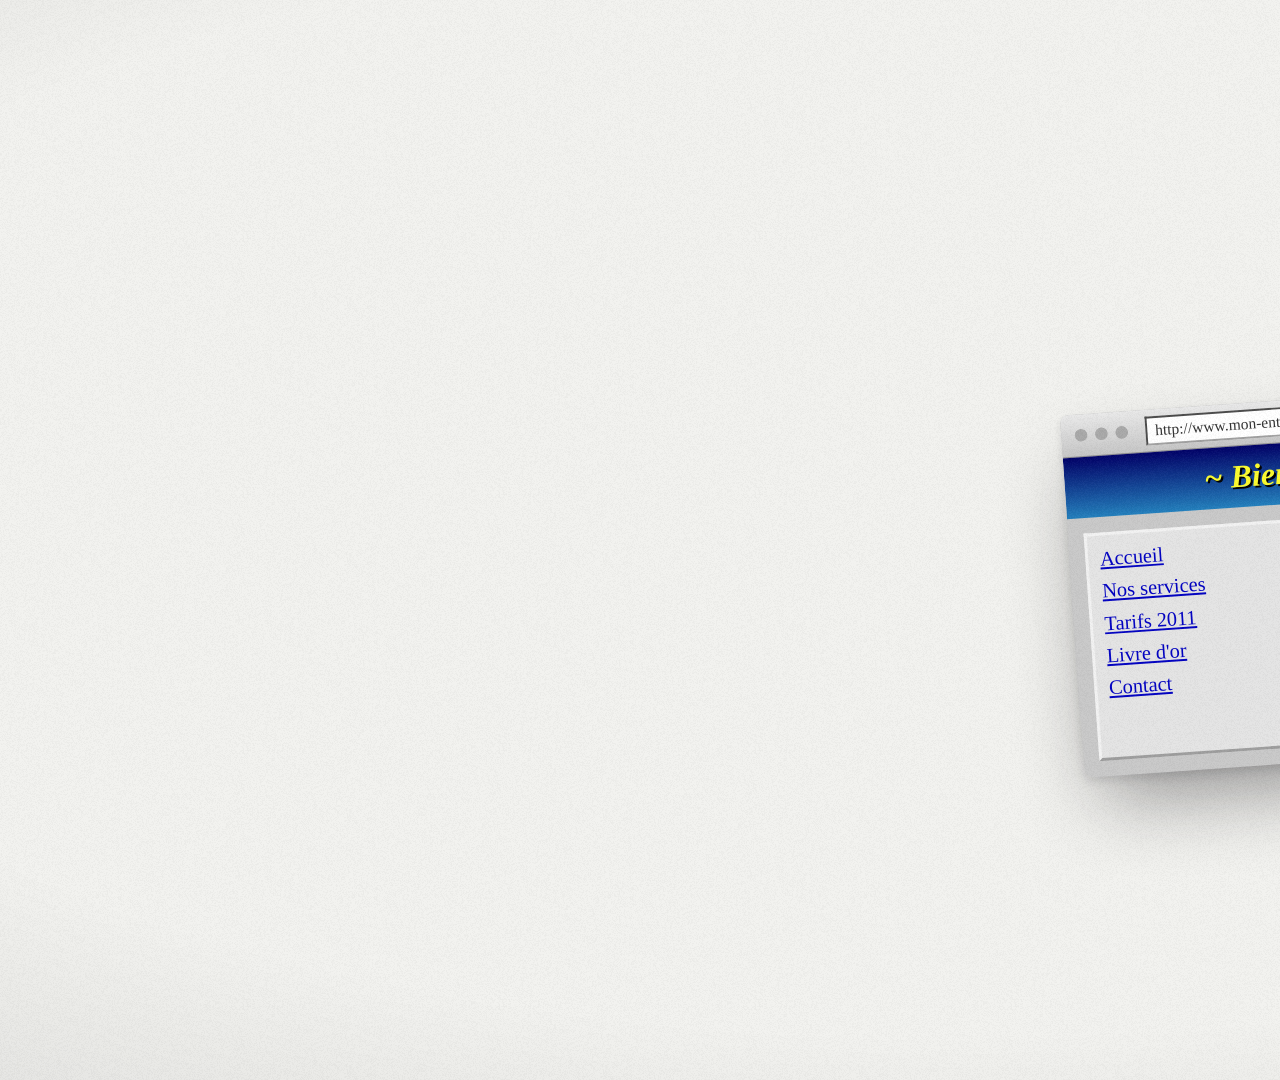
<file: video/video.bak1.html>
<!doctype html>
<html lang="fr"><head><meta charset="utf-8"><title>juicecraft — spot 15 s</title>
<link rel="preconnect" href="https://fonts.googleapis.com"><link rel="preconnect" href="https://fonts.gstatic.com" crossorigin>
<link rel="stylesheet" href="https://fonts.googleapis.com/css2?family=Mona+Sans:wdth,wght@75..125,200..900&family=Instrument+Sans:wdth,wght@75..100,400..700&family=Instrument+Serif:ital@0;1&family=Geist+Mono:wght@400;500&display=block">
<style>
:root{--paper:#F2F2EF;--ink:#131116;--ink2:#1C1A21;--orange:#FF5A1F;--mango:#FFB21A;--berry:#EE2A7B;--grape:#7B3FF2;--leaf:#1FA971;--mute:#65616C;
--juice:linear-gradient(100deg,#FFB21A 0%,#FF5A1F 34%,#EE2A7B 70%,#7B3FF2 100%);
--fd:"Mona Sans","Liberation Sans",sans-serif;--fb:"Instrument Sans","Liberation Sans",sans-serif;--fm:"Geist Mono","Liberation Mono",monospace;--fs:"Instrument Serif","Liberation Serif",serif}
*{box-sizing:border-box}
html,body{margin:0;background:#000;overflow:hidden}
#stage{position:relative;overflow:hidden;background:var(--paper);color:var(--ink);font-family:var(--fb);-webkit-font-smoothing:antialiased}
.layer{position:absolute;left:0;top:0;width:100%;height:100%}
.abs{position:absolute;left:0;top:0}
canvas.liq{position:absolute;left:0;top:0;width:100%;height:100%;pointer-events:none}
.kt{position:absolute;left:0;top:0;font-family:var(--fd);font-weight:800;font-stretch:92%;letter-spacing:-.045em;line-height:.94;white-space:nowrap}
.ln{display:block;overflow:hidden;padding:0 .08em .16em 0;margin-bottom:-.16em}
.ln>span{display:inline-block;will-change:transform;transform-origin:0 100%}
.grad{background:var(--juice);-webkit-background-clip:text;background-clip:text;color:transparent;padding-right:.04em}
.mono{font-family:var(--fm)}
/* ---------- S1 old site ---------- */
#old{position:absolute;left:0;top:0;border-radius:.8rem;overflow:hidden;background:#C9C9C9;box-shadow:0 .4rem 1rem rgba(19,17,22,.12),0 4rem 8rem -2rem rgba(19,17,22,.45);transform-origin:50% 50%}
#old .ob{height:4.4rem;display:flex;align-items:center;gap:.8rem;padding:0 1.4rem;background:linear-gradient(#E9E9E9,#C6C6C6);border-bottom:1px solid #8E8E8E}
#old .ob i{width:1.3rem;height:1.3rem;border-radius:50%;background:#A9A9A9;flex:none}
#old .ob span{margin-left:1rem;flex:1;background:#fff;border:2px inset #A0A0A0;font:1.6rem/2.6rem "Liberation Serif",serif;padding:0 .8rem;color:#333;white-space:nowrap;overflow:hidden}
.o-top{background:linear-gradient(#000080,#1084d0);color:#FF0;text-align:center;padding:1.5rem;font:italic 700 3.3rem/1 "Liberation Serif",serif;text-shadow:.2rem .2rem 0 #000}
.o-body{display:grid;grid-template-columns:30% 1fr;gap:1.4rem;padding:1.6rem;font:2.1rem/1.35 "Liberation Serif",serif;color:#000}
.o-nav{display:grid;gap:.5rem;align-content:start;background:#E4E4E4;border:3px outset #F2F2F2;padding:1rem 1.2rem}
.o-nav a,.o-main a{color:#0000EE;text-decoration:underline}
.o-main{background:#E4E4E4;border:3px outset #F2F2F2;padding:1.2rem 1.4rem;display:grid;gap:1.1rem;align-content:start}
.o-main b.t{font-size:3rem;font-family:"Liberation Serif",serif}
.o-stripe{background:repeating-linear-gradient(45deg,#FFD400 0 1.5rem,#111 1.5rem 3rem);color:#fff;text-shadow:0 0 .3rem #000,0 0 .3rem #000;font:700 1.9rem/1 "Liberation Sans",sans-serif;padding:.9rem;text-align:center;letter-spacing:.12em}
.o-row{display:flex;gap:1.2rem;align-items:center;flex-wrap:wrap}
.o-btn{padding:.3rem 1.4rem;border:3px outset #F2F2F2;background:#D8D8D8;font-size:1.9rem}
.o-count{padding:.2rem .7rem;background:#000;color:#0F0;font:1.9rem "Liberation Mono",monospace}
#sadrop{position:absolute;left:0;top:0;width:.16em;height:.2em;border-radius:50% 50% 50% 50%/60% 60% 40% 40%;background:#B9B5BE}
/* ---------- S2 press plates ---------- */
.plate{position:absolute;left:-4%;width:108%;background:linear-gradient(180deg,#2A2630,#17141B 55%,#0E0C11);overflow:hidden}
.plate::after{content:"";position:absolute;inset:0;background:repeating-linear-gradient(90deg,rgba(255,255,255,.018) 0 2px,transparent 2px 7px)}
#pt{border-bottom:.7rem solid var(--orange);box-shadow:0 1.6rem 4rem rgba(0,0,0,.45)}
#pb{border-top:.7rem solid var(--orange);box-shadow:0 -1.6rem 4rem rgba(0,0,0,.45)}
.plate .eng{position:absolute;right:9%;font:500 1.9rem/1 var(--fm);color:rgba(243,241,245,.32);letter-spacing:.42em;text-transform:uppercase;z-index:1}
.plate .bolt{position:absolute;width:2.4rem;height:2.4rem;border-radius:50%;background:radial-gradient(circle at 35% 35%,#4A4550,#1A171E 70%);box-shadow:inset 0 0 0 1px rgba(255,255,255,.06);z-index:1}
#pt .eng{bottom:3rem}#pb .eng{top:3rem}
#pt .bolt{bottom:2.6rem}#pb .bolt{top:2.6rem}
/* ---------- S3 wordmark ---------- */
#w3{position:absolute;inset:0;display:flex;align-items:center;justify-content:center;gap:2.4rem}
#w3 svg{flex:none}
.wm{font-family:var(--fd);font-weight:800;letter-spacing:-.055em;line-height:1;display:flex;white-space:nowrap}
.wm span{display:inline-block;transform-origin:50% 100%}
#flash{position:absolute;inset:0;background:#fff;pointer-events:none}
/* ---------- frame (S3 + S4) ---------- */
#fr{position:absolute;left:0;top:0;border-radius:2rem;background:#fff;overflow:hidden;display:flex;flex-direction:column;transform-origin:50% 50%;box-shadow:0 .2rem .4rem rgba(19,17,22,.06),0 2.4rem 4.8rem -1.2rem rgba(19,17,22,.22),0 7rem 12rem -4rem rgba(19,17,22,.4)}
.fbar{flex:none;height:4.6rem;display:flex;align-items:center;gap:.8rem;padding:0 1.6rem;background:#F4F3F1;border-bottom:1px solid rgba(19,17,22,.07)}
.fbar>i{flex:none;width:1.15rem;height:1.15rem;border-radius:50%}
.fbar>i:nth-child(1){background:#FF5F57}.fbar>i:nth-child(2){background:#FEBC2E}.fbar>i:nth-child(3){background:#28C840}
.url{flex:1;min-width:0;display:flex;align-items:center;justify-content:center;gap:.6rem;margin:0 1rem;height:2.8rem;border-radius:.8rem;background:#fff;font:500 1.45rem/1 var(--fm);color:#57545C;white-space:nowrap;overflow:hidden}
.url svg{width:1.3rem;height:1.3rem;flex:none;color:#A29EA7}
.url.secure svg{color:var(--leaf)}
.url.secure b{color:var(--leaf);font-weight:500}
.fbody{position:relative;flex:1;overflow:hidden;container-type:size;container-name:fb}
.pn{position:absolute;left:0;top:0;width:100%;height:100%;overflow:hidden;visibility:hidden;will-change:transform}
.pshade{position:absolute;inset:0;background:#131116;pointer-events:none}
#pn0 img{width:100%;height:100%;object-fit:cover;object-position:50% 0;display:block}
.wipe{position:absolute;top:0;bottom:0;left:0;width:55%;background:var(--juice);z-index:20;visibility:hidden}
/* pn1 — mini site, three identities */
#pn1{--s-bg:#FAF6EF;--s-fg:#2A2017;--s-mute:#8C7C69;--s-acc:#8E5428;--s-btn:#FAF6EF;--s-card:#F0E7D9;--s-tfont:var(--fs);--s-bfont:var(--fb);--s-tw:400;--s-ts:6.6cqw;--s-tt:none;--s-tls:-.01em;--s-r:99px;--s-ir:1.6cqw;--s-img:repeating-linear-gradient(96deg,#C99566 0 .7rem,#B98250 .7rem 1rem,#D3A475 1rem 1.7rem,#C08A58 1.7rem 2.1rem)}
#pn1[data-s="bold"]{--s-bg:#141217;--s-fg:#FFFFFF;--s-mute:#9E99A6;--s-acc:#FF5A1F;--s-btn:#141217;--s-card:#221F27;--s-tfont:var(--fd);--s-tw:900;--s-ts:7.4cqw;--s-tt:uppercase;--s-tls:-.05em;--s-r:.6rem;--s-ir:.6cqw;--s-img:radial-gradient(circle at 70% 35%,#FFB21A 0 18%,transparent 19%),linear-gradient(135deg,#FF5A1F,#EE2A7B 60%,#7B3FF2)}
#pn1[data-s="minimal"]{--s-bg:#FFFFFF;--s-fg:#111111;--s-mute:#8D8D8D;--s-acc:#111111;--s-btn:#FFFFFF;--s-card:#F4F4F4;--s-tfont:var(--fm);--s-bfont:var(--fm);--s-tw:500;--s-ts:4.7cqw;--s-tt:none;--s-tls:-.04em;--s-r:0;--s-ir:0;--s-img:repeating-linear-gradient(45deg,#E6E6E6 0 1px,#FAFAFA 1px .9rem)}
.ms{height:100%;background:var(--s-bg);color:var(--s-fg);font-family:var(--s-bfont);padding:3.4cqw 4.2cqw;display:grid;grid-template-rows:auto 1fr auto;gap:3.4cqw}
.ms-nav{display:flex;align-items:center;gap:3cqw;font-size:1.9cqw}
.ms-logo{font-family:var(--s-tfont);font-weight:var(--s-tw);font-size:3.1cqw;letter-spacing:var(--s-tls);text-transform:var(--s-tt)}
.ms-links{display:flex;gap:2.4cqw;margin-left:auto;color:var(--s-mute)}
.ms-btn{padding:1cqw 2.2cqw;border-radius:var(--s-r);background:var(--s-acc);color:var(--s-btn)}
.ms-hero{display:grid;grid-template-columns:1.1fr 1fr;gap:3.4cqw;min-height:0}
.ms-text{display:flex;flex-direction:column;justify-content:center;gap:2.2cqw;align-items:flex-start}
.ms-kicker{font-size:1.6cqw;letter-spacing:.14em;text-transform:uppercase;color:var(--s-acc)}
.ms-title{font-family:var(--s-tfont);font-weight:var(--s-tw);font-size:var(--s-ts);line-height:.98;letter-spacing:var(--s-tls);text-transform:var(--s-tt)}
.ms-cta{font-size:1.9cqw;padding:1.4cqw 2.6cqw;border-radius:var(--s-r);border:1px solid var(--s-fg)}
.ms-img{border-radius:var(--s-ir);background:var(--s-img);min-height:0}
.ms-cards{display:grid;grid-template-columns:1fr 1fr 1fr;gap:2cqw;font-size:1.8cqw}
.ms-cards span{display:grid;gap:1.4cqw;padding:1.8cqw;border-radius:calc(var(--s-ir)*.7);background:var(--s-card)}
.ms-cards i{display:block;height:5cqw;border-radius:calc(var(--s-ir)*.5);background:var(--s-img);opacity:.85}
/* pn2 — responsive site (reflows by container width) */
.rs{height:100%;background:#FBFBF9;display:flex;flex-direction:column;gap:2.4rem;padding:2.6rem 3rem}
.rs-nav{display:flex;align-items:center;gap:2.4rem;font-size:1.7rem}
.rs-logo{font-family:var(--fd);font-weight:800;font-size:2.5rem;letter-spacing:-.045em;white-space:nowrap}
.rs-links{display:flex;gap:2.2rem;margin-left:auto;color:#65616C;white-space:nowrap}
.rs-cta{padding:.9rem 1.8rem;border-radius:99px;background:#131116;color:#fff;font-size:1.5rem;font-weight:600;white-space:nowrap}
.rs-burger{display:none;margin-left:auto;width:3.8rem;height:3.8rem;border-radius:50%;background:#131116;position:relative;flex:none}
.rs-burger::before,.rs-burger::after{content:"";position:absolute;left:1.1rem;right:1.1rem;height:.22rem;background:#fff;border-radius:2px}
.rs-burger::before{top:1.5rem}.rs-burger::after{top:2.1rem}
.rs-hero{flex:1;min-height:0;display:grid;grid-template-columns:1.1fr 1fr;gap:2.6rem;align-items:center}
.rs-title{font-family:var(--fd);font-weight:800;font-size:4.8rem;line-height:.98;letter-spacing:-.045em}
.rs-p{font-size:1.65rem;color:#65616C;margin-top:1.4rem;line-height:1.4}
.rs-btn{display:inline-block;margin-top:2rem;padding:1.2rem 2.2rem;border-radius:99px;background:var(--orange);color:#131116;font-weight:600;font-size:1.6rem}
.rs-img{height:100%;min-height:12rem;border-radius:1.6rem;background:radial-gradient(circle at 72% 30%,#FFE08A 0 12%,transparent 13%),linear-gradient(150deg,#FFB21A,#FF5A1F 50%,#EE2A7B)}
.rs-cards{display:grid;grid-template-columns:repeat(3,1fr);gap:1.4rem}
.rs-cards span{padding:1.6rem 1.8rem;border-radius:1.4rem;background:#EFEDE8;font-weight:600;font-size:1.65rem;white-space:nowrap}
@container fb (max-width:700px){.rs-cards{grid-template-columns:1fr 1fr}.rs-cards span:last-child{display:none}.rs-title{font-size:4.2rem}.rs-links{display:none}.rs-burger{display:block}.rs-cta{margin-left:auto}.rs-burger{margin-left:0}}
@container fb (max-width:440px){.rs{padding:2rem 2rem;gap:1.8rem}.rs-cta{display:none}.rs-burger{margin-left:auto}.rs-hero{grid-template-columns:1fr;grid-template-rows:auto auto;align-content:start;align-items:start}.rs-img{order:-1;height:auto;aspect-ratio:4/3.2;min-height:0}.rs-title{font-size:3.7rem}.rs-cards{grid-template-columns:1fr}.rs-cards span:nth-child(2){display:none}}
/* pn3 — performance */
#pn3{background:#131116;color:#F3F1F5}
.gz{height:100%;display:flex;flex-direction:column;align-items:center;justify-content:center;gap:2.4cqh;padding:4cqh 6cqw}
.gwrap{position:relative;width:min(52cqw,78cqh)}
.gsvg{width:100%;display:block;overflow:visible}
.gbg{fill:none;stroke:rgba(243,241,245,.1);stroke-width:14;stroke-linecap:round}
.gfg{fill:none;stroke:url(#gg);stroke-width:14;stroke-linecap:round}
.gtick{stroke:rgba(243,241,245,.22);stroke-width:2}
.gnum{position:absolute;left:0;right:0;bottom:-2%;text-align:center;font-family:var(--fd);font-weight:800;letter-spacing:-.05em;line-height:1;font-variant-numeric:tabular-nums}
.gnum b{font-size:min(15cqw,22cqh)}
.glab{font:500 min(1.9cqw,2.8cqh)/1 var(--fm);letter-spacing:.16em;text-transform:uppercase;color:#A29EAA}
.gmet{display:grid;grid-template-columns:repeat(3,1fr);gap:2.4cqw;width:min(80cqw,110cqh);margin-top:1cqh}
.gmet div{display:grid;gap:1cqh;font-size:min(1.9cqw,2.7cqh);color:#A29EAA}
.gmet div b{color:#F3F1F5;font-weight:600;font-family:var(--fm);font-weight:500}
.gmet i{display:block;height:.8cqh;min-height:5px;border-radius:99px;background:rgba(243,241,245,.1);overflow:hidden}
.gmet em{display:block;height:100%;width:0;border-radius:inherit;background:var(--leaf)}
/* pn4 — security */
#pn4{background:#FBFBF9}
.lz{position:relative;height:100%;display:flex;flex-direction:column;align-items:center;justify-content:center;gap:4cqh}
.lkw{position:relative;display:grid;place-items:center}
.lring{position:absolute;width:30cqh;height:30cqh;border-radius:50%;border:.5rem solid var(--leaf);opacity:0}
.lk{height:36cqh;width:auto;overflow:visible}
.lpill{display:inline-flex;align-items:center;gap:1rem;padding:1.2rem 2.2rem;border-radius:99px;background:#F1F0EC;border:1px solid rgba(19,17,22,.1);font:500 min(2.4cqw,3.6cqh)/1 var(--fm);color:#65616C}
.lpill svg{width:1.8rem;height:1.8rem}
.lpill.on{color:#131116}.lpill.on svg{color:var(--leaf)}
.lcard{position:absolute;right:5cqw;bottom:6cqh;display:flex;align-items:center;gap:1.4rem;padding:1.4rem 2rem 1.4rem 1.4rem;border-radius:1.6rem;background:#fff;border:1px solid rgba(19,17,22,.08);box-shadow:0 2rem 4rem -1.8rem rgba(19,17,22,.4);font-size:1.7rem;line-height:1.25}
.lcard i{display:grid;place-items:center;width:4rem;height:4rem;border-radius:1.1rem;background:var(--grape);color:#fff;font-style:normal;font-weight:700}
.lcard b{display:block;font-weight:600}.lcard small{color:#65616C;font-size:1.45rem}
/* pn5 — search */
#pn5{background:#FFFFFF}
.sz{height:100%;display:flex;flex-direction:column;justify-content:center;gap:3.2cqh;padding:6cqh 6cqw}
.sbar{display:flex;align-items:center;gap:1.4rem;padding:1.6rem 2.4rem;border-radius:99px;border:1px solid #DEDCD7;box-shadow:0 .6rem 2rem -1rem rgba(19,17,22,.25);font-size:min(3.3cqw,5.2cqh);color:#131116}
.sbar svg{width:2.4rem;height:2.4rem;color:#8A8790;flex:none}
.caret{display:inline-block;width:2px;height:1.1em;background:#131116;margin-left:2px;vertical-align:-.15em}
.sres{display:grid;gap:.8rem;padding:2.4rem 2.8rem;border-radius:1.8rem;font-size:min(2.5cqw,3.9cqh);line-height:1.35}
.sres .u{font-family:var(--fm);font-size:.82em;color:#65616C}
.sres b{font-size:1.25em;color:#1A4FD6;font-weight:600}
.sres .d{color:#57545C}
#sr1{position:relative;background:#fff}
#sr1::before{content:"";position:absolute;inset:-3px;border-radius:2rem;padding:3px;background:var(--juice);-webkit-mask:linear-gradient(#000 0 0) content-box,linear-gradient(#000 0 0);-webkit-mask-composite:xor;mask-composite:exclude;opacity:var(--ring,0)}
.sk i{display:block;height:1.8rem;border-radius:.6rem;background:#EEECE8}
.sk i:nth-child(1){width:28%;height:1.1rem}.sk i:nth-child(2){width:62%;height:1.8rem;background:#E3E1DC}.sk i:nth-child(3){width:84%}
/* badges */
.badge{position:absolute;left:0;top:0;display:flex;align-items:center;gap:1.2rem;padding:1.2rem 1.8rem 1.2rem 1.2rem;border-radius:1.6rem;background:rgba(251,251,249,.94);border:1px solid rgba(19,17,22,.08);box-shadow:0 2rem 4.4rem -1.8rem rgba(19,17,22,.45);font-size:1.75rem;line-height:1.25;white-space:nowrap;transform-origin:50% 50%}
.badge b{display:block;font-weight:600}
.badge small{display:block;color:#65616C;font-size:1.45rem}
.badge .bi{display:grid;place-items:center;width:3.8rem;height:3.8rem;border-radius:1.1rem;color:#fff;flex:none}
.badge .bi svg{width:2rem;height:2rem}
/* labels (S4) */
#lab{position:absolute;left:0;top:0}
.lkick{font:500 2.3rem/1 var(--fm);letter-spacing:.16em;text-transform:uppercase;color:var(--mute);display:flex;align-items:center;gap:1.2rem;white-space:nowrap}
.lkick::before{content:"";width:1.2rem;height:1.2rem;border-radius:50% 50% 50% 0;transform:rotate(-45deg);background:linear-gradient(135deg,#FFB21A,#FF5A1F)}
.lblock{position:absolute;left:0;top:0;font-family:var(--fd);font-weight:800;font-stretch:88%;letter-spacing:-.045em;line-height:.94;white-space:nowrap}
.segs{display:flex;gap:.9rem}
.segs i{display:block;width:6.4rem;height:.6rem;border-radius:99px;background:rgba(19,17,22,.12);overflow:hidden}
.segs b{display:block;height:100%;width:100%;background:var(--juice);transform-origin:0 50%;transform:scaleX(0)}
#ro{font:500 2.4rem/1 var(--fm);color:var(--ink);letter-spacing:.04em;white-space:nowrap;padding:1rem 1.6rem;border-radius:99px;background:#fff;border:1px solid rgba(19,17,22,.1);box-shadow:0 1rem 2.4rem -1.4rem rgba(19,17,22,.35);font-variant-numeric:tabular-nums}
/* ---------- S5 devices ---------- */
#dev{position:absolute;left:0;top:0;transform-style:preserve-3d}
#lap{position:absolute;left:0;top:0;transform-style:preserve-3d}
.lscr{position:absolute;left:0;top:0;border-radius:2.2rem;background:#0F0D12;padding:1.4rem;box-shadow:0 0 0 .2rem #2E2A33 inset,0 5rem 10rem -3rem rgba(19,17,22,.55)}
.lscr .vp{position:relative;width:100%;height:100%;border-radius:.8rem;overflow:hidden;background:#F2F2EF}
.lscr img,.pscr img{position:absolute;left:0;top:0;width:100%;display:block;will-change:transform}
.lbase{position:absolute;left:0;top:0;height:2.6rem;border-radius:0 0 2.4rem 2.4rem;background:linear-gradient(180deg,#D9D8D4,#B7B5B0 60%,#8F8D88);box-shadow:0 3rem 5rem -2rem rgba(19,17,22,.55)}
.lbase::before{content:"";position:absolute;left:50%;top:0;width:16%;height:.9rem;margin-left:-8%;border-radius:0 0 1rem 1rem;background:#A9A7A2}
#phone{position:absolute;left:0;top:0;border-radius:5.2rem;background:#0F0D12;padding:1.2rem;box-shadow:0 0 0 .25rem #34303A inset,0 5rem 9rem -2.5rem rgba(19,17,22,.6)}
.pscr{position:relative;width:100%;height:100%;border-radius:4rem;overflow:hidden;background:#F2F2EF}
.island{position:absolute;left:50%;top:2.2rem;width:9.4rem;height:2.8rem;margin-left:-4.7rem;border-radius:99px;background:#0F0D12;z-index:2}
.dshadow{position:absolute;left:0;top:0;border-radius:50%;background:radial-gradient(closest-side,rgba(19,17,22,.32),transparent);filter:blur(1.2rem)}
.rotw{position:relative;display:inline-block;vertical-align:bottom;height:1.1em;overflow:hidden;padding-bottom:.16em;margin-bottom:-.16em}
.rotw span{position:absolute;left:0;top:0;white-space:nowrap}
.rotbar{position:absolute;left:0;bottom:.02em;height:.1em;border-radius:99px;background:linear-gradient(100deg,#FFB21A,#FF5A1F);transform-origin:0 50%}
/* ---------- S6 end card ---------- */
#ink6{background:#131116}
#glow6{position:absolute;left:0;top:0;border-radius:50%;background:radial-gradient(closest-side,rgba(255,90,31,.26),rgba(238,42,123,.08) 60%,transparent)}
#s6 .wm{color:#F3F1F5}
#tag6{color:#B4B0BB;font-family:var(--fd);font-weight:600;font-stretch:96%;letter-spacing:-.03em;text-align:center}
#cta6{position:absolute;left:0;top:0;display:inline-flex;align-items:center;gap:1.6rem;padding:2rem 2.2rem 2rem 3.4rem;border-radius:99px;background:var(--orange);color:#131116;font:600 3.8rem/1 var(--fb);white-space:nowrap;transform-origin:50% 50%}
#cta6 i{display:grid;place-items:center;width:5.4rem;height:5.4rem;border-radius:50%;background:#131116;color:#F3F1F5;font-style:normal;font-size:2.6rem}
#sub6{font:500 2.1rem/1 var(--fm);letter-spacing:.14em;text-transform:uppercase;color:#7D7986;white-space:nowrap}
#url6{font:500 2.6rem/1 var(--fm);color:#F3F1F5;letter-spacing:.04em;white-space:nowrap}
/* ---------- finishing ---------- */
#vig{position:absolute;inset:0;pointer-events:none;background:radial-gradient(120% 90% at 50% 45%,transparent 55%,rgba(19,17,22,.16))}
#grain{position:absolute;left:-50%;top:-50%;width:200%;height:200%;pointer-events:none;opacity:.055}
</style></head>
<body>
<svg width="0" height="0" style="position:absolute" aria-hidden="true"><defs>
  <linearGradient id="jg" x1="0" y1="0" x2="1" y2="1"><stop offset="0" stop-color="#FFB21A"/><stop offset=".45" stop-color="#FF5A1F"/><stop offset="1" stop-color="#EE2A7B"/></linearGradient>
  <linearGradient id="gg" x1="0" y1="0" x2="1" y2="0"><stop offset="0" stop-color="#FFB21A"/><stop offset=".55" stop-color="#FF5A1F"/><stop offset="1" stop-color="#EE2A7B"/></linearGradient>
  <symbol id="drop" viewBox="0 0 32 32"><path fill="url(#jg)" d="M16 2.5S6.5 12.6 6.5 19.4a9.5 9.5 0 0 0 19 0C25.5 12.6 16 2.5 16 2.5Z"/><path fill="#fff" fill-opacity=".8" d="M11.2 19.6c.2-2.6 1.6-5 3.1-6.8.4-.5-.2-1-.7-.7-2 1.8-3.6 4.5-3.8 7.3-.1 1 1.3 1.2 1.4.2Z"/></symbol>
  <symbol id="lock" viewBox="0 0 16 16"><rect x="3" y="7" width="10" height="7" rx="2" fill="currentColor"/><path d="M5.5 7V5a2.5 2.5 0 0 1 5 0v2" fill="none" stroke="currentColor" stroke-width="1.6"/></symbol>
  <symbol id="chk" viewBox="0 0 20 20"><path d="M5 10.5l3.2 3.2L15 6.5" fill="none" stroke="currentColor" stroke-width="2.4" stroke-linecap="round" stroke-linejoin="round"/></symbol>
</defs></svg>

<div id="stage">
  <div id="bg" class="layer" style="background:#F2F2EF"></div>

  <!-- S3/S4: frame, caption, badges, labels -->
  <div id="s34" class="layer" style="z-index:3;perspective:2400px">
    <div id="cap3" class="kt"></div>
    <div id="lab">
      <div class="lkick" id="labk">01 — Design</div>
      <div id="labs"></div>
      <div class="segs" id="segs"><i><b></b></i><i><b></b></i><i><b></b></i><i><b></b></i><i><b></b></i></div>
    </div>
    <div id="fr">
      <div class="fbar"><i></i><i></i><i></i><div class="url" id="url"><svg><use href="#lock"/></svg><span id="urlt">votre-site.fr</span></div></div>
      <div class="fbody" id="fbody">
        <div class="pn" id="pn0"><img src="shots/desk_hero.jpg" alt=""></div>
        <div class="pn" id="pn1" data-s="elegant"><div class="ms">
          <div class="ms-nav"><b class="ms-logo">Ardoise</b><span class="ms-links"><span>Atelier</span><span>Projets</span><span>Contact</span></span><span class="ms-btn">Devis</span></div>
          <div class="ms-hero"><div class="ms-text"><span class="ms-kicker">Menuiserie sur mesure</span><b class="ms-title">Le bois, travaillé à la main.</b><span class="ms-cta">Demander un devis →</span></div><div class="ms-img"></div></div>
          <div class="ms-cards"><span><i></i>Cuisines</span><span><i></i>Escaliers</span><span><i></i>Dressings</span></div>
        </div></div>
        <div class="pn" id="pn2"><div class="rs">
          <div class="rs-nav"><b class="rs-logo">Rivière</b><span class="rs-links"><span>Chambres</span><span>Tarifs</span><span>Accès</span></span><span class="rs-cta">Réserver</span><span class="rs-burger"></span></div>
          <div class="rs-hero"><div><div class="rs-title">Des chambres au calme, face à la rivière.</div><p class="rs-p">Maison d'hôtes · 4 chambres · jardin</p><span class="rs-btn">Voir les disponibilités</span></div><div class="rs-img"></div></div>
          <div class="rs-cards"><span>Petit-déjeuner</span><span>Jardin</span><span>Parking</span></div>
        </div></div>
        <div class="pn" id="pn3"><div class="gz">
          <div class="gwrap"><svg class="gsvg" viewBox="0 0 240 132"><path class="gbg" d="M20 120 A100 100 0 0 1 220 120"/><path class="gfg" id="gfg" d="M20 120 A100 100 0 0 1 220 120" pathLength="100" stroke-dasharray="100" stroke-dashoffset="100"/></svg><div class="gnum"><b id="gnum">0</b></div></div>
          <div class="glab">Score de performance · objectif 90+</div>
          <div class="gmet"><div><span>Chargement</span><i><em id="gm1"></em></i></div><div><span>Stabilité</span><i><em id="gm2"></em></i></div><div><span>Accessibilité</span><i><em id="gm3"></em></i></div></div>
        </div></div>
        <div class="pn" id="pn4"><div class="lz">
          <div class="lkw"><div class="lring" id="lring"></div>
            <svg class="lk" viewBox="0 -14 64 90"><path id="shk" d="M16 34V22a16 16 0 0 1 32 0v12" fill="none" stroke="#2B2731" stroke-width="6.5" stroke-linecap="round"/><rect id="lbody" x="6" y="32" width="52" height="40" rx="11" fill="#2B2731"/><circle cx="32" cy="50" r="5" fill="#F2F2EF"/><rect x="30" y="52" width="4" height="9" rx="2" fill="#F2F2EF"/></svg></div>
          <div class="lpill" id="lpill"><svg><use href="#lock"/></svg><span>https://votre-site.fr</span></div>
          <div class="lcard" id="lcard"><i><svg width="20" height="20"><use href="#chk"/></svg></i><span><b>Paiement sécurisé</b><small>Transaction validée</small></span></div>
        </div></div>
        <div class="pn" id="pn5"><div class="sz">
          <div class="sbar"><svg viewBox="0 0 24 24" fill="none" stroke="currentColor" stroke-width="2.2" stroke-linecap="round"><circle cx="11" cy="11" r="6.5"/><path d="m16 16 4.5 4.5"/></svg><span id="sq"></span><i class="caret" id="caret"></i></div>
          <div class="sres" id="sr1"><span class="u">ardoise-menuiserie.fr</span><b>Atelier Ardoise · Menuiserie sur mesure</b><span class="d">Cuisines, escaliers et dressings fabriqués à la main. Devis détaillé.</span></div>
          <div class="sres sk" id="sr2"><i></i><i></i><i></i></div>
          <div class="sres sk" id="sr3"><i></i><i></i><i></i></div>
        </div></div>
        <div class="wipe" id="wipe"></div>
      </div>
    </div>
    <div class="badge" id="bd1"><span class="bi" style="background:#1FA971"><svg><use href="#chk"/></svg></span><span><b>Formulaire reçu</b><small>Nouvelle demande de devis</small></span></div>
    <div class="badge" id="bd2"><span class="bi" style="background:#131116"><svg viewBox="0 0 20 20"><circle cx="10" cy="10" r="4.2" fill="#1FA971"/></svg></span><span><b>Site en ligne</b><small>votre-site.fr</small></span></div>
    <div class="badge" id="bd3"><span class="bi" style="background:#7B3FF2"><svg><use href="#lock"/></svg></span><span><b>Paiement sécurisé</b><small>Transaction validée</small></span></div>
    <div id="ro" class="abs">1440 px</div>
  </div>

  <!-- S5: devices + headline -->
  <div id="s5" class="layer" style="z-index:3;perspective:2600px">
    <div id="h5" class="kt">
      <div class="ln"><span>Votre <span class="rotw" id="rotw"><span>commerce</span><span>atelier</span><span>cabinet</span><span>restaurant</span><i class="rotbar" id="rotbar"></i></span></span></div>
      <div class="ln"><span>mérite un site</span></div>
      <div class="ln"><span>qui a du <b class="grad" id="jus5" style="display:inline-block;transform-origin:50% 90%;font-weight:inherit">jus</b>.</span></div>
    </div>
    <div class="dshadow" id="dsh"></div>
    <div id="dev">
      <div id="lap"><div class="lscr" id="lscr"><div class="vp"><img id="limg" src="shots/desk_long2.jpg" alt=""></div></div><div class="lbase" id="lbase"></div></div>
      <div id="phone"><div class="pscr"><img id="pimg" src="shots/mob_long.jpg" alt=""><i class="island"></i></div></div>
    </div>
  </div>

  <!-- S1: hook -->
  <div id="s1" class="layer" style="z-index:4">
    <div id="t1" class="kt">
      <div class="ln"><span>Votre site</span></div>
      <div class="ln"><span>manque de</span></div>
      <div class="ln"><span id="jus1" style="position:relative">jus ?<i id="sadrop"></i></span></div>
    </div>
    <div id="old">
      <div class="ob"><i></i><i></i><i></i><span>http://www.mon-entreprise.free.fr/index.html</span></div>
      <div class="o-top">~ Bienvenue sur notre site !!! ~</div>
      <div class="o-body">
        <div class="o-nav"><a>Accueil</a><a>Nos services</a><a>Tarifs 2011</a><a>Livre d'or</a><a>Contact</a></div>
        <div class="o-main"><b class="t">Mon Entreprise</b><span>Site en construction. Cliquez <a>ICI</a> pour voir les photos (chargement long).</span><div class="o-stripe">EN CONSTRUCTION</div><div class="o-row"><span class="o-btn">Envoyer</span><span class="o-count">Visiteurs : <b id="cnt">001337</b></span></div></div>
      </div>
    </div>
  </div>
  <div id="plates" class="layer" style="z-index:6">
    <div class="plate" id="pt"><span class="bolt" style="left:8%"></span><span class="bolt" style="left:30%"></span><span class="eng">juicecraft · presse à jus</span></div>
    <div class="plate" id="pb"><span class="bolt" style="left:8%"></span><span class="bolt" style="left:30%"></span><span class="eng">pression 100 %</span></div>
  </div>

  <canvas class="liq" id="liqB" style="z-index:2"></canvas>
  <canvas class="liq" id="liqF" style="z-index:5"></canvas>

  <div id="w3" style="z-index:8"><svg id="w3d"><use href="#drop"/></svg><div class="wm" id="w3w"></div></div>

  <div id="ink6" class="layer" style="z-index:11"></div>
  <div id="s6" class="layer" style="z-index:13">
    <div id="glow6"></div>
    <div id="lock6" class="abs" style="display:flex;align-items:center"><svg id="d6"><use href="#drop"/></svg><div class="wm" id="wm6"></div></div>
    <div id="tag6" class="kt"><div class="ln"><span>Des sites qui ont du <b class="grad" style="font-weight:inherit">jus</b>.</span></div></div>
    <div id="cta6"><span>Demandez votre devis</span><i>→</i></div>
    <div id="sub6" class="abs">Sites vitrines · E-commerce · Sur mesure</div>
    <div id="url6" class="abs"></div>
  </div>

  <div id="flash" style="z-index:20;opacity:0"></div>
  <div id="vig" style="z-index:29"></div>
  <div id="grain" style="z-index:30"></div>
</div>

<script>
"use strict";
const Q = new URLSearchParams(location.search);
const W = +(Q.get("w") || 1920), H = +(Q.get("h") || 1080);
const LAND = W / H > 1.2;
const U = Math.min(W, H) / 1080;
const URLTXT = Q.get("url") || "";
document.documentElement.style.fontSize = (10 * U) + "px";
const $ = id => document.getElementById(id);
const stage = $("stage"); stage.style.width = W + "px"; stage.style.height = H + "px";

/* ---------- math ---------- */
const cl = (x, a = 0, b = 1) => Math.min(b, Math.max(a, x));
const P = (t, a, b) => cl((t - a) / (b - a));
const lerp = (a, b, k) => a + (b - a) * k;
const E = {
  lin: x => x,
  outExpo: x => x >= 1 ? 1 : 1 - Math.pow(2, -10 * x),
  inExpo: x => x <= 0 ? 0 : Math.pow(2, 10 * x - 10),
  inOutExpo: x => x <= 0 ? 0 : x >= 1 ? 1 : x < .5 ? Math.pow(2, 20 * x - 10) / 2 : (2 - Math.pow(2, -20 * x + 10)) / 2,
  outCubic: x => 1 - Math.pow(1 - x, 3), inCubic: x => x * x * x,
  inOutCubic: x => x < .5 ? 4 * x * x * x : 1 - Math.pow(-2 * x + 2, 3) / 2,
  outQuart: x => 1 - Math.pow(1 - x, 4), inQuad: x => x * x,
  inOutSine: x => -(Math.cos(Math.PI * x) - 1) / 2,
  outBack: (x, s = 1.70158) => { const c = s + 1; return 1 + c * Math.pow(x - 1, 3) + s * Math.pow(x - 1, 2); },
};
const rng = seed => () => { seed |= 0; seed = seed + 0x6D2B79F5 | 0; let t = Math.imul(seed ^ seed >>> 15, 1 | seed); t = t + Math.imul(t ^ t >>> 7, 61 | t) ^ t; return ((t ^ t >>> 14) >>> 0) / 4294967296; };
const vis = (el, on) => { el.style.visibility = on ? "inherit" : "hidden"; };
const shake = (t, t0, amp, dec = 9) => { if (t < t0) return [0, 0]; const d = t - t0, a = amp * Math.exp(-dec * d); return [a * Math.sin(d * 2 * Math.PI * 17), a * .7 * Math.cos(d * 2 * Math.PI * 13)]; };

/* ---------- layout ---------- */
const G = LAND ? {
  t1: { x: 140 * U, cy: H * .5, fs: 182 * U },
  card: { cx: W * .74, cy: H * .53, w: 720 * U },
  fr3: { cx: W / 2, cy: H * .565, w: 1150 * U },
  cap3: { fs: 70 * U, y: H * .095, lines: ["Des sites sur mesure qui ont du <b class='grad' style='font-weight:inherit'>jus</b>."] },
  fr4: { cx: W * .705, cy: H * .5, w: 930 * U, h: 620 * U },
  lab: { x: 140 * U, cy: H * .5, fs: 112 * U },
  wm3: 205 * U, d3: 170 * U,
  dev: { cx: W * .7, cy: H * .515, scr: 900 * U, ph: 250 * U },
  h5: { x: 140 * U, cy: H * .5, fs: 92 * U },
  s6: { cy: H * .39, wm: 215 * U, d: 182 * U, tag: 64 * U },
} : {
  t1: { x: 80 * U, top: H * .11, fs: 168 * U },
  card: { cx: W / 2, cy: H * .655, w: 920 * U },
  fr3: { cx: W / 2, cy: H * .57, w: 990 * U },
  cap3: { fs: 92 * U, y: H * .17, lines: ["Des sites sur mesure", "qui ont du <b class='grad' style='font-weight:inherit'>jus</b>."] },
  fr4: { cx: W / 2, cy: H * .615, w: 940 * U, h: 820 * U },
  lab: { x: 90 * U, top: H * .1, fs: 128 * U },
  wm3: 150 * U, d3: 128 * U,
  dev: { cx: W * .53, cy: H * .66, scr: 860 * U, ph: 250 * U },
  h5: { x: 90 * U, top: H * .11, fs: 112 * U },
  s6: { cy: H * .42, wm: 150 * U, d: 128 * U, tag: 58 * U },
};

/* ---------- build text ---------- */
const lines = (el, arr) => { el.innerHTML = arr.map(s => `<div class="ln"><span>${s}</span></div>`).join(""); return [...el.querySelectorAll(".ln>span")]; };
const t1 = $("t1"); t1.style.fontSize = G.t1.fs + "px";
const t1L = [...t1.querySelectorAll(".ln>span")];
const cap3 = $("cap3"); cap3.style.fontSize = G.cap3.fs + "px"; cap3.style.fontStretch = "95%";
const cap3L = lines(cap3, G.cap3.lines);
const LABELS = [["Sur", "<span class='grad'>mesure.</span>"], ["Sur tous", "les <span class='grad'>écrans.</span>"], ["<span class='grad'>Rapide.</span>"], ["<span class='grad'>Sécurisé.</span>"], ["<span class='grad'>Visible.</span>"]];
const KICK = ["01 — Design", "02 — Responsive", "03 — Performance", "04 — Sécurité", "05 — Référencement"];
const labs = $("labs");
const labBlocks = LABELS.map(L => { const d = document.createElement("div"); d.className = "lblock"; d.style.fontSize = G.lab.fs + "px"; labs.appendChild(d); return lines(d, L); });
const labEls = [...labs.children];
const segB = [...document.querySelectorAll("#segs b")];
const w3w = $("w3w"); w3w.style.fontSize = G.wm3 + "px";
w3w.innerHTML = [..."juicecraft"].map(c => `<span>${c}</span>`).join("");
const w3L = [...w3w.children];
const w3d = $("w3d"); w3d.style.width = w3d.style.height = G.d3 + "px";
const wm6 = $("wm6"); wm6.style.fontSize = G.s6.wm + "px";
wm6.innerHTML = [..."juicecraft"].map(c => `<span>${c}</span>`).join("");
const wm6L = [...wm6.children];
const d6 = $("d6"); d6.style.width = d6.style.height = G.s6.d + "px"; d6.style.marginRight = (G.s6.d * .12) + "px";
const tag6 = $("tag6"); tag6.style.fontSize = G.s6.tag + "px"; const tag6L = [...tag6.querySelectorAll(".ln>span")];
const h5 = $("h5"); h5.style.fontSize = G.h5.fs + "px"; h5.style.fontStretch = "88%";
const h5L = [...h5.querySelectorAll(":scope>.ln>span")];
const rotWords = [...$("rotw").querySelectorAll(":scope>span")];
if (URLTXT) $("url6").textContent = URLTXT;

/* ---------- static geometry (measured once fonts are ready) ---------- */
const M = {};
const oldEl = $("old"), fr = $("fr");
function measure() {
  // card
  const cw = G.card.w;
  oldEl.style.width = cw + "px"; oldEl.style.height = "auto";
  oldEl.style.fontSize = (10 * U * cw / (760 * U)) + "px";
  const ch = oldEl.offsetHeight; M.card = { w: cw, h: ch }; oldEl.style.height = ch + "px";
  // S1 text
  M.t1h = t1.getBoundingClientRect().height;
  // caption
  M.cap3 = { w: cap3.offsetWidth, h: cap3.offsetHeight };
  // labels
  M.lab = labEls.map(e => ({ w: e.offsetWidth, h: e.offsetHeight }));
  M.labk = $("labk").offsetHeight;
  // rot words
  M.rot = rotWords.map(s => s.offsetWidth);
  $("rotw").style.width = Math.max(...M.rot) + "px";
  M.h5 = { w: h5.offsetWidth, h: h5.offsetHeight };
  // S6 lockup
  const lk = $("lock6"); lk.style.transform = "none";
  M.lock = { w: lk.offsetWidth, h: lk.offsetHeight };
  M.d6x = (W - M.lock.w) / 2 + G.s6.d / 2; M.d6y = G.s6.cy;
  M.tag6 = { w: tag6.offsetWidth, h: tag6.offsetHeight };
  const cta = $("cta6"); M.cta = { w: cta.offsetWidth, h: cta.offsetHeight };
  M.sub = { w: $("sub6").offsetWidth, h: $("sub6").offsetHeight };
  M.url = { w: $("url6").offsetWidth, h: $("url6").offsetHeight };
  M.ro = { w: $("ro").offsetWidth, h: $("ro").offsetHeight };
  M.badges = ["bd1", "bd2", "bd3"].map(id => ({ w: $(id).offsetWidth, h: $(id).offsetHeight }));
  // devices
  const scr = G.dev.scr, sh = scr * .625, pad = 14 * U;
  M.lap = { w: scr + pad * 2, h: sh + pad * 2 };
  const ls = $("lscr"); ls.style.width = M.lap.w + "px"; ls.style.height = M.lap.h + "px";
  const lb = $("lbase"); lb.style.width = (M.lap.w * 1.16) + "px"; lb.style.transform = `translate(${-M.lap.w * .08}px,${M.lap.h}px)`;
  const pw = G.dev.ph, ph = pw * 2.16, pp = 12 * U;
  M.ph = { w: pw + pp * 2, h: ph + pp * 2 };
  const pe = $("phone"); pe.style.width = M.ph.w + "px"; pe.style.height = M.ph.h + "px";
  M.limgScale = scr / 2160; M.pimgScale = pw / 780;
}

/* ---------- liquid (WebGL metaballs) ---------- */
const N = 28;
const HEX = h => [parseInt(h.slice(1, 3), 16) / 255, parseInt(h.slice(3, 5), 16) / 255, parseInt(h.slice(5, 7), 16) / 255];
const C = { mango: HEX("#FFB21A"), orange: HEX("#FF5A1F"), berry: HEX("#EE2A7B"), grape: HEX("#7B3FF2"), peach: HEX("#FF7A2E"), pink: HEX("#F0437F"), gold: HEX("#FFC94A") };
function makeLiquid(canvas) {
  canvas.width = W; canvas.height = H;
  const gl = canvas.getContext("webgl", { premultipliedAlpha: true, alpha: true, antialias: false, preserveDrawingBuffer: true });
  const vs = "attribute vec2 p;void main(){gl_Position=vec4(p,0.,1.);}";
  const fs = `precision highp float;
  #define N ${N}
  uniform vec3 uB[N]; uniform vec3 uC[N]; uniform vec2 uRes; uniform float uT; uniform float uK; uniform int uN;
  void main(){
    vec2 p=gl_FragCoord.xy; float f=0.; vec3 col=vec3(0.); float ws=0.; vec2 g=vec2(0.);
    for(int i=0;i<N;i++){ if(i>=uN) break; vec3 b=uB[i]; if(b.z<.5) continue;
      vec2 d=p-b.xy; float r2=b.z*b.z; float dd=dot(d,d)+1.; float v=r2/dd; f+=v; float w=pow(v,1.5); col+=uC[i]*w; ws+=w; g+=-2.*r2*d/(dd*dd); }
    if(f<.2){ gl_FragColor=vec4(0.); return; }
    col/=max(ws,1e-6);
    vec2 uv=p/uRes; float dg=uv.x*.75+(1.-uv.y)*.45;
    vec3 grad=mix(mix(vec3(1.,.70,.10),vec3(1.,.353,.12),smoothstep(.05,.6,dg)),vec3(.93,.165,.48),smoothstep(.6,1.2,dg));
    col=mix(col,grad,.22);
    float gm=length(g)+1e-6; float a=clamp((f-1.)/(gm*1.5)+.5,0.,1.);
    vec2 gh=g/(f*f); vec3 n=normalize(vec3(-gh*uK,1.));
    vec3 L=normalize(vec3(-.45,.62,.75));
    float dif=dot(n,L)*.5+.5; float spec=pow(max(dot(reflect(-L,n),vec3(0.,0.,1.)),0.),38.);
    float rim=pow(1.-n.z,2.);
    float band=.03*sin(p.x*.011+p.y*.008+uT*1.6)+.02*sin(p.x*.004-p.y*.013-uT*.9);
    vec3 c=col*(.8+.3*dif)+band+spec*.85+rim*vec3(1.,.86,.72)*.22;
    float halo=smoothstep(.34,1.,f)*.15*(1.-a);
    vec3 hc=mix(col,vec3(1.),.35);
    gl_FragColor=vec4(c*a+hc*halo,a+halo);
  }`;
  const sh = (t, s) => { const o = gl.createShader(t); gl.shaderSource(o, s); gl.compileShader(o); if (!gl.getShaderParameter(o, gl.COMPILE_STATUS)) throw new Error(gl.getShaderInfoLog(o)); return o; };
  const pr = gl.createProgram(); gl.attachShader(pr, sh(gl.VERTEX_SHADER, vs)); gl.attachShader(pr, sh(gl.FRAGMENT_SHADER, fs)); gl.linkProgram(pr); gl.useProgram(pr);
  const buf = gl.createBuffer(); gl.bindBuffer(gl.ARRAY_BUFFER, buf); gl.bufferData(gl.ARRAY_BUFFER, new Float32Array([-1, -1, 1, -1, -1, 1, 1, 1]), gl.STATIC_DRAW);
  const loc = gl.getAttribLocation(pr, "p"); gl.enableVertexAttribArray(loc); gl.vertexAttribPointer(loc, 2, gl.FLOAT, false, 0, 0);
  const uB = gl.getUniformLocation(pr, "uB"), uC = gl.getUniformLocation(pr, "uC"), uT = gl.getUniformLocation(pr, "uT"), uK = gl.getUniformLocation(pr, "uK"), uR = gl.getUniformLocation(pr, "uRes"), uN = gl.getUniformLocation(pr, "uN");
  gl.viewport(0, 0, W, H);
  const pos = new Float32Array(N * 3), col = new Float32Array(N * 3);
  return (blobs, t) => {
    pos.fill(0); col.fill(0);
    blobs.slice(0, N).forEach((b, i) => { pos[i * 3] = b.x; pos[i * 3 + 1] = H - b.y; pos[i * 3 + 2] = Math.max(0, b.r); col.set(b.c, i * 3); });
    gl.clearColor(0, 0, 0, 0); gl.clear(gl.COLOR_BUFFER_BIT);
    if (!blobs.length) return;
    gl.uniform3fv(uB, pos); gl.uniform3fv(uC, col); gl.uniform1f(uT, t); gl.uniform1f(uK, 40 * U); gl.uniform2f(uR, W, H); gl.uniform1i(uN, Math.min(N, blobs.length));
    gl.drawArrays(gl.TRIANGLE_STRIP, 0, 4);
  };
}
const liqB = $("liqB"), liqF = $("liqF");
const drawB = makeLiquid(liqB), drawF = makeLiquid(liqF);

const AN = [[-1.0, -.45, 1.05], [-.82, .82, 1.2], [.95, -.86, 1.1], [1.06, .28, .9], [.22, 1.04, .9], [-.32, -1.02, .75], [.8, .96, 1.0], [-1.1, .18, .72]];
const ANC = [C.mango, C.orange, C.berry, C.peach, C.grape, C.orange, C.pink, C.gold];
function hug(r, s, t, B) {
  if (s <= .001) return;
  const hw = r.w / 2, hh = r.h / 2, R0 = Math.min(r.w, r.h) * .17 * s;
  AN.forEach((a, i) => B.push({
    x: r.cx + (a[0] + Math.cos(t * (.5 + i * .07) + i) * .09) * hw,
    y: r.cy + (a[1] + Math.sin(t * (.42 + i * .06) + i * 1.3) * .09) * hh,
    r: R0 * a[2] * (1 + .14 * Math.sin(t * 1.3 + i * 2)), c: ANC[i]
  }));
}
const RC = Math.hypot(W, H) * .62;
function flood(t, cx, cy, R, B) {
  if (R <= .5) return;
  B.push({ x: cx, y: cy, r: R, c: C.orange });
  const sat = [C.peach, C.orange, C.peach, C.orange, C.peach, C.orange];
  for (let i = 0; i < 6; i++) { const a = i / 6 * Math.PI * 2 + t * .9; B.push({ x: cx + Math.cos(a) * R * .92, y: cy + Math.sin(a) * R * .92, r: R * (.34 + .05 * Math.sin(t * 3 + i)), c: sat[i] }); }
}
const floodR1 = t => t < 3.0 ? RC * E.inCubic(P(t, 2.66, 3.0)) : RC * (1 - E.inOutCubic(P(t, 3.45, 3.98)));
// S2 droplets
const DROPS = (() => { const r = rng(7), a = []; for (let i = 0; i < 14; i++) { const side = i % 2 ? 1 : -1; a.push({ side, vx: side * (650 + r() * 900), vy: -520 + r() * 640, r0: 16 + r() * 26, c: [C.orange, C.berry, C.mango, C.pink][i % 4], d: r() * .06 }); } return a; })();
const CROWN = (() => { const r = rng(11), a = []; for (let i = 0; i < 11; i++) { const ang = -Math.PI * (.1 + .8 * (i / 10)) + (r() - .5) * .18; const sp = 520 + r() * 640; a.push({ vx: Math.cos(ang) * sp, vy: Math.sin(ang) * sp, r0: 8 + r() * 14, c: [C.orange, C.mango, C.berry, C.pink][i % 4] }); } return a; })();

/* ---------- grain ---------- */
(() => { const c = document.createElement("canvas"); c.width = c.height = 256; const x = c.getContext("2d"); const id = x.createImageData(256, 256); const r = rng(3);
  for (let i = 0; i < id.data.length; i += 4) { const v = r() > .5 ? 255 : 0; id.data[i] = id.data[i + 1] = id.data[i + 2] = v; id.data[i + 3] = 40 + r() * 110; }
  x.putImageData(id, 0, 0); $("grain").style.backgroundImage = `url(${c.toDataURL()})`; $("grain").style.backgroundSize = (256 * U) + "px"; })();

/* ---------- helpers for kinetic lines ---------- */
function lineAnim(span, t, tin, tout, opt = {}) {
  const din = opt.din || .55, dout = opt.dout || .3;
  const ki = tin === null ? 1 : E.outExpo(P(t, tin, tin + din));
  const ko = tout === null ? 0 : E.inExpo(P(t, tout, tout + dout));
  const y = (1 - ki) * 112 - ko * 112;
  const rot = (1 - ki) * (opt.rot ?? 5);
  span.style.transform = `translateY(${y}%) rotate(${rot}deg)`;
  span.parentElement.style.visibility = (tin !== null && t < tin) || (tout !== null && t > tout + dout) ? "hidden" : "inherit";
}

/* ---------- frame geometry over time ---------- */
const r3 = () => ({ cx: G.fr3.cx, cy: G.fr3.cy, w: G.fr3.w, h: G.fr3.w * .625 + 46 * U });
const mixR = (a, b, k) => ({ cx: lerp(a.cx, b.cx, k), cy: lerp(a.cy, b.cy, k), w: lerp(a.w, b.w, k), h: lerp(a.h, b.h, k) });
function frameRect(t) {
  const A = r3(), B4 = { ...G.fr4 };
  if (t < 4.9) return A;
  if (t < 6.0) return mixR(A, B4, E.inOutExpo(P(t, 4.9, 5.32)));
  const kt = E.outBack(P(t, 6.04, 6.3), 1.1), kp = E.outBack(P(t, 6.32, 6.6), 1.1), kb = E.outExpo(P(t, 7.0, 7.34));
  const wp = B4.w * (LAND ? .345 : .36), hp = LAND ? B4.h : B4.h * .96;
  let w = lerp(B4.w, B4.w * .6, kt); w = lerp(w, wp, kp);
  let h = lerp(B4.h, hp, kp);
  if (t >= 7.0) { w = lerp(wp, B4.w, kb); h = lerp(hp, B4.h, kb); }
  return { cx: B4.cx, cy: B4.cy, w, h };
}
function lapRect(t) {
  const k = E.outExpo(P(t, 10.0, 10.6));
  const ry = lerp(-18, -8, E.inOutSine(P(t, 10.0, 12.5))) * Math.PI / 180;
  const s = .88 + .12 * k;
  return { cx: G.dev.cx - M.ph.w * .25, cy: G.dev.cy + (1 - k) * 80 * U - M.lap.h * .02, w: M.lap.w * Math.cos(ry) * s, h: M.lap.h * s };
}

/* ---------- SEEK ---------- */
let lastSeek = -1;
function seek(t) {
  lastSeek = t;
  // ===== S1 + S2 =====
  const s1 = $("s1"), on1 = t < 2.9;
  vis(s1, on1);
  const [shx, shy] = shake(t, 2.35, 18 * U, 8);
  if (on1) {
    // text
    const ex = E.inExpo(P(t, 2.0, 2.32));
    if (LAND) t1.style.transform = `translate(${G.t1.x - ex * W * .55}px,${G.t1.cy - M.t1h / 2}px)`;
    else t1.style.transform = `translate(${G.t1.x}px,${G.t1.top - ex * H * .45}px)`;
    t1.style.opacity = 1 - P(t, 2.1, 2.32);
    lineAnim(t1L[0], t, .1, null); lineAnim(t1L[1], t, .55, null); lineAnim(t1L[2], t, 1.0, null);
    const j = t1L[2];
    const droop = E.outBack(P(t, 1.3, 1.75), 2.2);
    j.style.color = "#ABA7B0";
    j.style.fontVariationSettings = `"wght" ${lerp(420, 230, E.outCubic(P(t, 1.0, 1.5)))},"wdth" ${lerp(92, 76, E.outCubic(P(t, 1.0, 1.5)))}`;
    j.style.transform += ` scaleY(${1 - .1 * droop}) skewX(${-4 * droop}deg)`;
    const sd = $("sadrop"), dk = P(t, 1.45, 2.05);
    sd.style.transform = `translate(${.06}em,${.82 + 1.0 * E.inQuad(dk)}em) scale(${dk < .15 ? dk / .15 : 1})`;
    sd.style.opacity = dk <= 0 ? 0 : 1 - P(t, 1.85, 2.05);
    // card
    const mv = E.inOutCubic(P(t, 2.0, 2.35));
    const sc0 = lerp(.97, 1, P(t, 0, 2)) * (1 + .035 * E.inOutSine(P(t, 0, 2)));
    const scT = LAND ? 1.12 : 1.0;
    const cx = lerp(G.card.cx, W / 2, mv), cy = lerp(G.card.cy, H / 2, mv);
    const sc = lerp(sc0, scT, mv);
    const rot = lerp(lerp(-4, -2, P(t, 0, 2)), 0, mv);
    const sq = E.outQuart(P(t, 2.35, 2.62));
    const sy = 1 - .94 * sq, sx = 1 + .08 * sq;
    oldEl.style.transform = `translate(${cx - M.card.w / 2 + shx}px,${cy - M.card.h / 2 + shy + Math.sin(t * 2.2) * 5 * U * (1 - mv)}px) rotate(${rot}deg) scale(${sc * sx},${sc * sy})`;
    oldEl.style.filter = `saturate(${.8 - .3 * sq}) brightness(${1 - .15 * sq})`;
    vis(oldEl, t < 2.72);
    $("cnt").textContent = String(1337 + Math.floor(t * 9)).padStart(6, "0");
  }
  // plates
  const pl = $("plates"), onP = t >= 2.0 && t < 2.9; vis(pl, onP);
  if (onP) {
    const phH = H * .56, ch = M.card.h * (LAND ? 1.12 : 1.0);
    const contact = H / 2 - ch / 2;
    let top;
    if (t < 2.35) top = lerp(-30 * U, contact, E.inCubic(P(t, 2.0, 2.35)));
    else if (t < 2.62) top = H / 2 - ch * (1 - .94 * E.outQuart(P(t, 2.35, 2.62))) / 2;
    else top = lerp(H / 2 - ch * .03, -60 * U, E.inExpo(P(t, 2.62, 2.86)));
    const pt = $("pt"), pb = $("pb");
    pt.style.height = pb.style.height = phH + "px";
    pt.style.transform = `translate(${shx}px,${top - phH + shy}px)`;
    pb.style.transform = `translate(${shx}px,${H - top + shy}px)`;
  }
  // ===== S3 wordmark =====
  const w3 = $("w3"), on3 = t >= 3.0 && t < 3.6; vis(w3, on3);
  if (on3) {
    const k = E.outExpo(P(t, 3.0, 3.45)), ko = E.inCubic(P(t, 3.34, 3.5));
    w3.style.transform = `translateY(${-ko * 60 * U}px) scale(${lerp(1.3, 1, k) * (1 - .12 * ko)})`;
    w3.style.opacity = 1 - ko;
    w3L.forEach((s, i) => { const kk = E.outExpo(P(t, 3.0 + i * .018, 3.42 + i * .018)); s.style.transform = `translateY(${(1 - kk) * 45}%)`; s.style.fontVariationSettings = `"wdth" ${lerp(125, 100, kk)},"wght" ${lerp(900, 800, kk)}`; });
    const kd = E.outBack(P(t, 3.02, 3.36), 2);
    w3d.style.transform = `scale(${Math.max(0, kd)}) rotate(${(1 - kd) * -35}deg)`;
  }
  const fl = $("flash");
  fl.style.opacity = t >= 3.0 && t < 3.16 ? .55 * (1 - P(t, 3.0, 3.16)) : t >= 13.0 && t < 13.14 ? .16 * (1 - P(t, 13.0, 13.14)) : 0;

  // ===== S3/S4 frame + labels =====
  const s34 = $("s34"), on34 = t >= 3.45 && t < 10.02; vis(s34, on34);
  if (on34) {
    const R = frameRect(t);
    const ke = E.outExpo(P(t, 3.5, 4.2));
    const push = .03 * E.inOutCubic(P(t, 4.15, 4.9)) * (1 - E.inOutExpo(P(t, 4.9, 5.32)));
    const fy = t > 5.3 ? Math.sin(t * 1.7) * 4 * U : 0;
    fr.style.width = R.w + "px"; fr.style.height = R.h + "px";
    fr.style.borderRadius = lerp(20, 46, P(R.w, G.fr4.w * .6, G.fr4.w * .36)) * U + "px";
    fr.style.transform = `translate(${R.cx - R.w / 2}px,${R.cy - R.h / 2 + (1 - ke) * H * .5 + fy}px) rotateX(${(1 - ke) * 28}deg) scale(${(.86 + .14 * ke) * (1 + push)})`;
    vis(fr, t >= 3.5);
    // panels
    const PN = [[3.5, 5.0], [5.0, 6.0], [6.0, 7.0], [7.0, 8.0], [8.0, 9.0], [9.0, 10.0]];
    PN.forEach(([s, e], i) => {
      const el = $("pn" + i);
      const ki = i === 0 ? 1 : E.outExpo(P(t, s, s + .45));
      const ko = i === 5 ? 0 : E.inOutCubic(P(t, e, e + .45));
      const on = t >= s && t < e + .45;
      el.style.visibility = on ? "inherit" : "hidden";
      el.style.zIndex = i;
      el.style.transform = `translateX(${(1 - ki) * 100 - ko * 32}%)`;
      el.style.filter = ko > 0 ? `brightness(${1 - .35 * ko})` : "none";
    });
    // url bar
    const url = $("url"), urlt = $("urlt");
    const sec = t >= 8.5 && t < 9.0;
    url.classList.toggle("secure", sec);
    urlt.innerHTML = t >= 9.0 ? "recherche · menuisier sur mesure" : sec ? "<b>https://</b>votre-site.fr" : "votre-site.fr";
    // pn1 styles + wipes
    const pn1 = $("pn1"); pn1.dataset.s = t < 5.333 ? "elegant" : t < 5.667 ? "bold" : "minimal";
    const wipe = $("wipe");
    let wk = -1; [5.333, 5.667].forEach(ts => { if (t >= ts - .17 && t < ts + .2) wk = E.inOutCubic(P(t, ts - .17, ts + .2)); });
    vis(wipe, wk >= 0); if (wk >= 0) wipe.style.transform = `translateX(${lerp(-110, 300, wk)}%)`;
    // pn3 gauge
    const v = 98 * E.outCubic(P(t, 7.08, 7.75));
    $("gfg").style.strokeDashoffset = 100 - v;
    const gn = $("gnum"); gn.textContent = Math.round(v);
    const gp = P(t, 7.75, 8.05); gn.style.display = "inline-block"; gn.style.transform = `scale(${1 + .08 * Math.sin(gp * Math.PI)})`;
    [[ "gm1", 7.2, .94], ["gm2", 7.3, .97], ["gm3", 7.4, .98]].forEach(([id, a, f]) => $(id).style.width = (E.outExpo(P(t, a, a + .6)) * f * 100) + "%");
    // pn4 lock
    const shk = $("shk");
    let sy2 = -13; if (t >= 8.42) { const d = t - 8.52; sy2 = t < 8.52 ? lerp(-13, 0, E.inQuad(P(t, 8.42, 8.52))) : -2.4 * Math.exp(-d * 14) * Math.abs(Math.sin(d * 26)); }
    shk.setAttribute("transform", `translate(0 ${sy2})`);
    const lockOn = t >= 8.5;
    shk.setAttribute("stroke", lockOn ? "#1FA971" : "#2B2731"); $("lbody").setAttribute("fill", lockOn ? "#1FA971" : "#2B2731");
    $("lpill").classList.toggle("on", lockOn);
    const rp = P(t, 8.5, 8.95), lr = $("lring"); lr.style.opacity = rp > 0 && rp < 1 ? .7 * (1 - rp) : 0; lr.style.transform = `scale(${.7 + 1.1 * E.outCubic(rp)})`;
    const lc = $("lcard"), lck = E.outBack(P(t, 8.6, 8.9), 1.6); lc.style.opacity = P(t, 8.6, 8.7); lc.style.transform = `translateY(${(1 - lck) * 60}%) scale(${.9 + .1 * lck})`;
    // pn5 search
    const q = "menuisier sur mesure"; const n = Math.round(P(t, 9.05, 9.55) * q.length);
    $("sq").textContent = q.slice(0, n);
    $("caret").style.visibility = t < 9.62 && (Math.floor(t * 3.6) % 2 === 0 || (t > 9.05 && t < 9.56)) ? "visible" : "hidden";
    [["sr1", 9.6], ["sr2", 9.66], ["sr3", 9.72]].forEach(([id, a]) => { const e = $(id), k2 = E.outExpo(P(t, a, a + .35)); e.style.opacity = P(t, a, a + .12); e.style.transform = `translateY(${(1 - k2) * 30 * U}px)`; });
    $("sr1").style.setProperty("--ring", E.outCubic(P(t, 9.66, 9.86)));
    // badges
    const BD = [["bd1", 4.25, -.06, .22, "l"], ["bd2", 4.5, .98, -.05, "r"], ["bd3", 4.75, .99, .8, "r"]];
    BD.forEach(([id, a, fx, fy2, side], i) => {
      const e = $(id), mb = M.badges[i];
      const k = E.outBack(P(t, a, a + .4), 2.2), ko = E.inCubic(P(t, 4.86, 5.06));
      const bx = R.cx - R.w / 2 + R.w * fx - (side === "l" ? mb.w * .35 : mb.w * .7);
      const by = R.cy - R.h / 2 + R.h * fy2 + Math.sin(t * 2.4 + i) * 6 * U;
      e.style.transform = `translate(${bx}px,${by}px) scale(${Math.max(0, k) * (1 - .3 * ko)})`;
      e.style.opacity = P(t, a, a + .1) * (1 - ko);
      vis(e, t >= a && t < 5.08);
    });
    // caption
    vis(cap3, t >= 3.6 && t < 5.15);
    cap3.style.transform = `translate(${(W - M.cap3.w) / 2}px,${G.cap3.y - M.cap3.h / 2 + (LAND ? 0 : M.cap3.h * .1)}px)`;
    cap3L.forEach((s, i) => lineAnim(s, t, 3.62 + i * .07, 4.86 + i * .04));
    // labels
    const lab = $("lab"); vis(lab, t >= 4.98);
    const LT = [5.0, 6.0, 7.0, 8.0, 9.0, 10.0];
    const labH = Math.max(...M.lab.map(m => m.h));
    if (LAND) lab.style.transform = `translate(${G.lab.x}px,${G.lab.cy - (labH + M.labk + 60 * U) / 2}px)`;
    else lab.style.transform = `translate(${G.lab.x}px,${G.lab.top}px)`;
    $("labs").style.cssText = `position:relative;height:${labH}px;margin:${26 * U}px 0 ${30 * U}px`;
    labEls.forEach((el, i) => {
      el.style.top = (LAND ? (labH - M.lab[i].h) / 2 : 0) + "px";
      labBlocks[i].forEach((s, j) => lineAnim(s, t, LT[i] + j * .06, i < 4 ? LT[i + 1] - .14 + j * .03 : null, { din: .5, dout: .22 }));
    });
    const kIdx = Math.min(4, Math.max(0, Math.floor(t - 5.0)));
    const lk = $("labk"); lk.textContent = KICK[kIdx];
    const kph = t - LT[kIdx]; lk.style.opacity = t < 5.0 ? 0 : cl(kph / .18) * (kIdx < 4 ? 1 - P(t, LT[kIdx + 1] - .12, LT[kIdx + 1]) : 1);
    segB.forEach((b, i) => b.style.transform = `scaleX(${P(t, LT[i], LT[i + 1])})`);
    $("segs").style.opacity = P(t, 5.0, 5.2);
    // readout
    const ro = $("ro"), onR = t >= 6.0 && t < 7.1; vis(ro, onR);
    if (onR) { ro.textContent = t < 6.17 ? "1440 px" : t < 6.46 ? "768 px" : "390 px"; const k = E.outExpo(P(t, 6.0, 6.3)), ko = P(t, 6.95, 7.1);
      ro.style.transform = `translate(${R.cx - M.ro.w / 2}px,${R.cy + R.h / 2 + 26 * U + (1 - k) * 20 * U}px)`; ro.style.opacity = k * (1 - ko); }
  }

  // ===== S5 =====
  const s5 = $("s5"), on5 = t >= 9.98 && t < 12.66; vis(s5, on5);
  if (on5) {
    const k = E.outExpo(P(t, 10.0, 10.6));
    const ry = lerp(-18, -8, E.inOutSine(P(t, 10.0, 12.5)));
    const s = .88 + .12 * k;
    const dev = $("dev");
    const lw = M.lap.w, lh = M.lap.h, pw = M.ph.w, ph2 = M.ph.h;
    const gx = G.dev.cx - M.ph.w * .25, gy = G.dev.cy;
    dev.style.transform = `translate(${gx}px,${gy + (1 - k) * 80 * U}px) rotateY(${ry}deg) rotateX(4deg) scale(${s})`;
    $("lap").style.transform = `translate(${-lw / 2}px,${-lh / 2 - lh * .02}px)`;
    $("phone").style.transform = `translate(${lw / 2 - pw * .55}px,${lh / 2 - ph2 * .78}px) translateZ(${90 * U}px)`;
    const dsh = $("dsh"); dsh.style.width = (lw * 1.25 * s) + "px"; dsh.style.height = (60 * U) + "px";
    dsh.style.transform = `translate(${gx - lw * .62 * s}px,${gy + lh * .55 * s + (1 - k) * 80 * U}px)`; dsh.style.opacity = k;
    // scroll
    const sc1 = E.inOutCubic(P(t, 10.35, 11.2)) * 1050 + E.inOutCubic(P(t, 11.45, 12.35)) * 1500;
    $("limg").style.transform = `translateY(${-sc1 * 1.5 * M.limgScale}px)`;
    const sc2 = E.inOutCubic(P(t, 10.45, 12.35)) * 2300;
    $("pimg").style.transform = `translateY(${-sc2 * 2 * M.pimgScale}px)`;
    // headline
    if (LAND) h5.style.transform = `translate(${G.h5.x}px,${G.h5.cy - M.h5.h / 2}px)`;
    else h5.style.transform = `translate(${G.h5.x}px,${G.h5.top}px)`;
    h5L.forEach((sp, i) => lineAnim(sp, t, 10.06 + i * .08, null, { din: .6 }));
    const RT = [10.0, 10.5, 11.0, 11.5];
    let cur = 0; RT.forEach((r, i) => { if (t >= r) cur = i; });
    rotWords.forEach((w, i) => {
      let y = 120;
      const kr = E.inOutCubic(P(t, RT[cur], RT[cur] + .36));
      if (i === cur) y = i === 0 ? 0 : (1 - kr) * 108;
      else if (i === cur - 1) y = -kr * 108;
      w.style.transform = `translateY(${y}%)`;
    });
    const prevW = cur > 0 ? M.rot[cur - 1] : M.rot[0], kw = cur > 0 ? E.inOutCubic(P(t, RT[cur], RT[cur] + .4)) : 1;
    const rb = $("rotbar"); rb.style.width = lerp(prevW, M.rot[cur], kw) + "px";
    rb.style.transform = `scaleX(${cur === 0 ? E.outExpo(P(t, 10.3, 10.7)) : 1})`;
    // jus press at 12.0
    const jp = P(t, 12.0, 12.45), j5 = $("jus5");
    let wd = 100, wg = 800, scy = 1;
    if (jp > 0 && jp < 1) { if (jp < .25) { const a = jp / .25; wd = lerp(100, 125, a); wg = lerp(800, 900, a); scy = lerp(1, .8, a); } else if (jp < .55) { const a = (jp - .25) / .3; wd = lerp(125, 84, a); wg = lerp(900, 760, a); scy = lerp(.8, 1.08, a); } else { const a = E.outCubic((jp - .55) / .45); wd = lerp(84, 100, a); wg = lerp(760, 800, a); scy = lerp(1.08, 1, a); } }
    j5.style.fontVariationSettings = `"wdth" ${wd},"wght" ${wg}`; j5.style.transform = `scaleY(${scy})`;
  }

  // ===== S6 =====
  const ink = $("ink6"), onI = t >= 12.38; vis(ink, onI);
  if (onI) ink.style.transform = `translateY(${(E.inOutExpo(P(t, 12.38, 12.62)) - 1) * 100}%)`;
  const s6 = $("s6"), on6 = t >= 12.5; vis(s6, on6);
  if (on6) {
    const [sx6, sy6] = shake(t, 13.0, 7 * U, 10);
    s6.style.transform = `translate(${sx6}px,${sy6}px) scale(${1 + .025 * E.inOutSine(P(t, 13.0, 15.0))})`;
    s6.style.transformOrigin = `50% ${G.s6.cy / H * 100}%`;
    const lk = $("lock6"); lk.style.transform = `translate(${(W - M.lock.w) / 2}px,${G.s6.cy - M.lock.h / 2}px)`;
    const kd = E.outBack(P(t, 13.02, 13.38), 2.4); d6.style.transform = `scale(${Math.max(0, kd)}) rotate(${(1 - kd) * -25}deg)`; vis(d6, t >= 13.02);
    wm6L.forEach((s, i) => { const kk = E.outExpo(P(t, 13.1 + i * .028, 13.6 + i * .028)); s.style.transform = `translateY(${(1 - kk) * 60}%)`; s.style.opacity = P(t, 13.1 + i * .028, 13.2 + i * .028); s.style.fontVariationSettings = `"wdth" ${lerp(125, 100, kk)},"wght" ${lerp(900, 800, kk)}`; });
    const gw = $("glow6"), gk = E.outCubic(P(t, 13.0, 13.8)), gsz = (LAND ? 1300 : 1100) * U * (1 + .04 * Math.sin(t * 2.2));
    gw.style.width = gw.style.height = gsz + "px"; gw.style.transform = `translate(${W / 2 - gsz / 2}px,${G.s6.cy - gsz / 2}px)`; gw.style.opacity = gk;
    const ty = G.s6.cy + M.lock.h / 2 + 34 * U;
    tag6.style.transform = `translate(${(W - M.tag6.w) / 2}px,${ty}px)`;
    tag6L.forEach(s => lineAnim(s, t, 13.4, null, { din: .6 }));
    const cta = $("cta6"), kc = E.outBack(P(t, 13.8, 14.2), 1.8);
    const cy6 = ty + M.tag6.h + 54 * U;
    cta.style.transform = `translate(${(W - M.cta.w) / 2}px,${cy6}px) scale(${Math.max(0, kc)})`; cta.style.opacity = P(t, 13.8, 13.9); vis(cta, t >= 13.8);
    const sub = $("sub6"), ks = E.outExpo(P(t, 14.0, 14.5));
    const syy = cy6 + M.cta.h + (URLTXT ? 40 : 46) * U;
    if (URLTXT) { const u6 = $("url6"); u6.style.transform = `translate(${(W - M.url.w) / 2}px,${syy + (1 - ks) * 16 * U}px)`; u6.style.opacity = ks; sub.style.opacity = 0; }
    else { sub.style.transform = `translate(${(W - M.sub.w) / 2}px,${syy + (1 - ks) * 16 * U}px)`; sub.style.opacity = ks; }
  }

  // ===== liquid =====
  const BB = [], BF = [];
  if (t >= 3.0 && t < 3.98) flood(t, W / 2, H / 2, floodR1(t), BB);
  if (t >= 3.5 && t < 9.96) {
    const s = E.outCubic(P(t, 3.55, 4.15)) * lerp(1, .64, E.inOutCubic(P(t, 4.9, 5.32))) * (1 - E.inCubic(P(t, 9.8, 9.95)));
    hug(frameRect(t), s, t, BB);
  }
  if (t >= 10.25 && t < 12.64) hug(lapRect(t), .6 * E.outCubic(P(t, 10.25, 10.8)), t, BB);
  if (t >= 2.36 && t < 3.0) {
    const cw = M.card.w * (LAND ? 1.12 : 1) * 1.08;
    DROPS.forEach(d => { const t0 = 2.4 + d.d; if (t < t0) return; const dt = t - t0; const gpx = 2400 * U;
      BF.push({ x: W / 2 + d.side * cw / 2 + d.vx * U * dt, y: H / 2 + d.vy * U * dt + .5 * gpx * dt * dt, r: d.r0 * U * E.outCubic(P(t, t0, t0 + .08)) * (1 - .4 * P(t, t0, 3.0)), c: d.c }); });
    for (let i = 0; i < 7; i++) { const x = W / 2 + (i - 3) / 3 * cw * .48; BF.push({ x, y: H / 2 + Math.sin(i * 2 + t * 9) * 4 * U, r: 44 * U * E.outCubic(P(t, 2.38 + Math.abs(i - 3) * .03, 2.62)), c: [C.orange, C.berry, C.mango][i % 3] }); }
    flood(t, W / 2, H / 2, floodR1(t), BF);
  }
  if (t >= 9.8 && t < 10.34) {
    const R = frameRect(9.8);
    const RR = t < 10.0 ? RC * E.inCubic(P(t, 9.8, 10.0)) : RC * (1 - E.outCubic(P(t, 10.0, 10.32)));
    flood(t, R.cx, R.cy, RR, BF);
  }
  if (t >= 12.5 && t < 13.7) {
    const x0 = M.d6x, yI = M.d6y + G.s6.d * .12;
    if (t < 12.97) { const k = E.inQuad(P(t, 12.55, 12.97)); const y = lerp(-90 * U, yI, k); const st = 1 + 2.2 * k;
      BF.push({ x: x0, y, r: 44 * U, c: C.orange }); BF.push({ x: x0, y: y - 34 * U * st, r: 24 * U, c: C.mango }); BF.push({ x: x0, y: y - 62 * U * st, r: 12 * U, c: C.gold }); }
    else {
      const dt = t - 12.97, spread = E.outCubic(P(t, 12.97, 13.12)) * 78 * U, shrink = 1 - E.inCubic(P(t, 13.06, 13.36));
      BF.push({ x: x0 - spread, y: yI + 8 * U, r: 36 * U * shrink, c: C.orange }); BF.push({ x: x0 + spread, y: yI + 8 * U, r: 36 * U * shrink, c: C.berry }); BF.push({ x: x0, y: yI, r: 40 * U * shrink, c: C.peach });
      CROWN.forEach(c => { const g = 2600 * U; BF.push({ x: x0 + c.vx * U * dt, y: yI + c.vy * U * dt + .5 * g * dt * dt, r: c.r0 * U * (1 - P(t, 13.15, 13.62)), c: c.c }); });
    }
  }
  drawB(BB, t); drawF(BF, t);
  liqF.style.zIndex = t < 3.05 ? 7 : t < 12.0 ? 10 : 12;

  // ===== finishing =====
  const f = Math.round(t * 60), r = rng(f * 7919 + 13);
  $("grain").style.transform = `translate(${(r() * 256 * U) | 0}px,${(r() * 256 * U) | 0}px)`;
  const dark = t >= 12.5;
  $("grain").style.opacity = dark ? .07 : .05;
  $("vig").style.opacity = dark ? 1.4 : .8;
}

window.READY = false;
(async () => {
  await document.fonts.ready;
  const fams = ['800 100px "Mona Sans"', '900 100px "Mona Sans"', '300 100px "Mona Sans"', '600 100px "Mona Sans"', '400 20px "Instrument Sans"', '600 20px "Instrument Sans"', '400 20px "Geist Mono"', '500 20px "Geist Mono"', '400 20px "Instrument Serif"'];
  await Promise.all(fams.map(f => document.fonts.load(f, "juicecraft éèà 0123")));
  await Promise.all([...document.images].map(im => im.complete ? 0 : new Promise(r => { im.onload = im.onerror = r; })));
  // make everything measurable
  ["s1", "s34", "s5", "s6", "w3", "lab", "fr"].forEach(id => $(id).style.visibility = "visible");
  measure();
  ["s1", "s34", "s5", "s6", "w3", "lab", "fr"].forEach(id => $(id).style.visibility = "");
  seek(+(Q.get("t") || 0));
  window.READY = true;
})();
window.seek = seek;
</script>
</body></html>
</file>
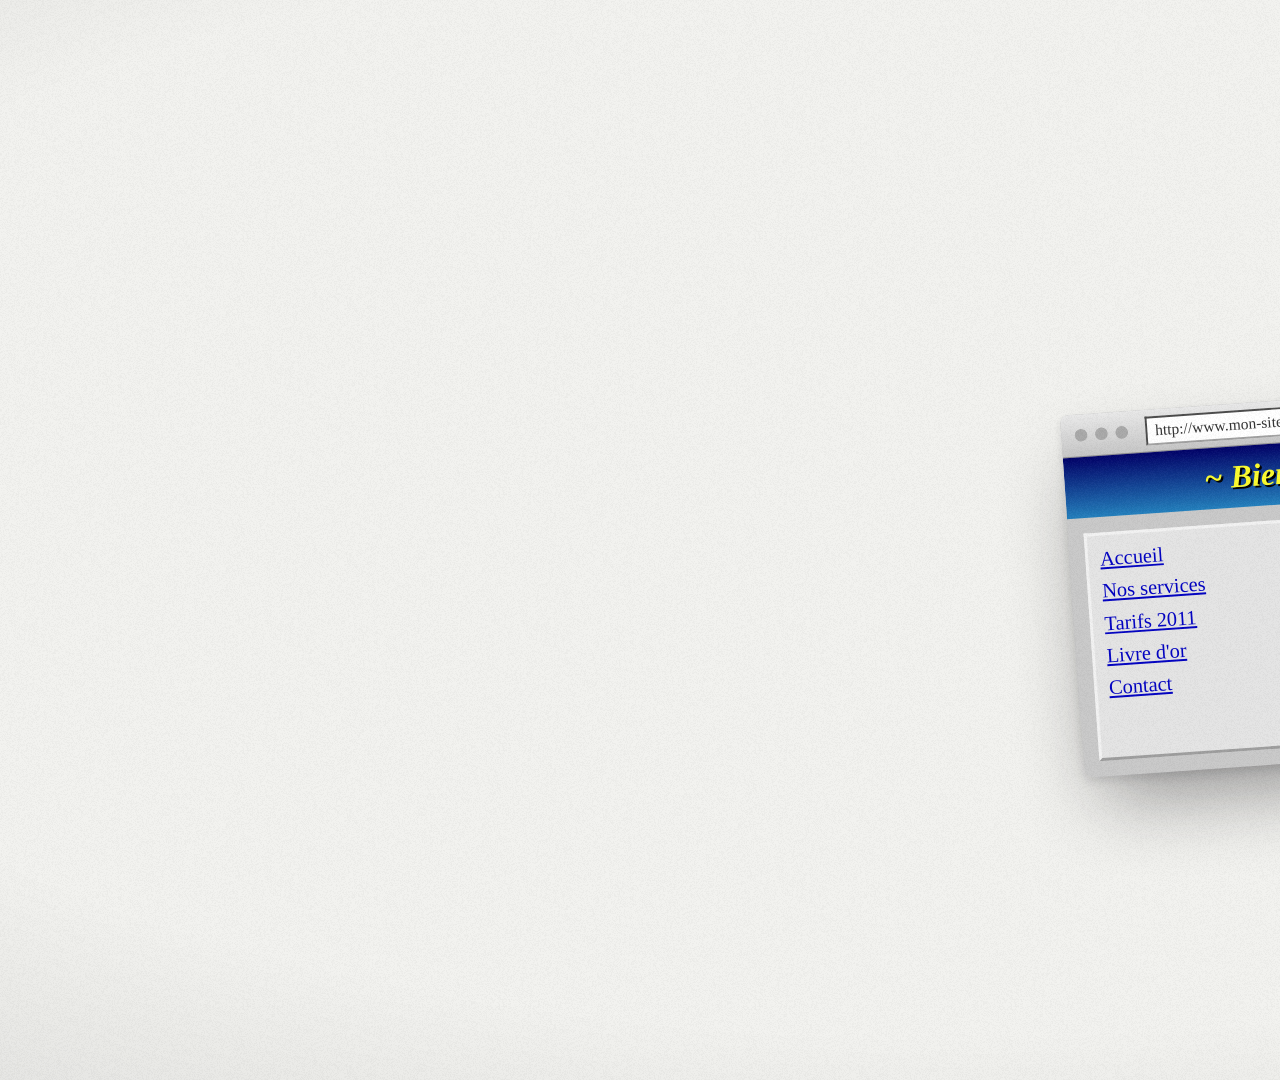
<file: video/video.html>
<!doctype html>
<html lang="fr"><head><meta charset="utf-8"><title>juicecraft — spot 15 s</title>
<link rel="preconnect" href="https://fonts.googleapis.com"><link rel="preconnect" href="https://fonts.gstatic.com" crossorigin>
<link rel="stylesheet" href="https://fonts.googleapis.com/css2?family=Mona+Sans:wdth,wght@75..125,200..900&family=Instrument+Sans:wdth,wght@75..100,400..700&family=Instrument+Serif:ital@0;1&family=Geist+Mono:wght@400;500&display=block">
<style>
:root{--paper:#F2F2EF;--ink:#131116;--ink2:#1C1A21;--orange:#FF5A1F;--mango:#FFB21A;--berry:#EE2A7B;--grape:#7B3FF2;--leaf:#1FA971;--mute:#65616C;
--juice:linear-gradient(100deg,#FFB21A 0%,#FF5A1F 34%,#EE2A7B 70%,#7B3FF2 100%);
--fd:"Mona Sans","Liberation Sans",sans-serif;--fb:"Instrument Sans","Liberation Sans",sans-serif;--fm:"Geist Mono","Liberation Mono",monospace;--fs:"Instrument Serif","Liberation Serif",serif}
*{box-sizing:border-box}
html,body{margin:0;background:#000;overflow:hidden}
#stage{position:relative;overflow:hidden;background:var(--paper);color:var(--ink);font-family:var(--fb);-webkit-font-smoothing:antialiased}
.layer{position:absolute;left:0;top:0;width:100%;height:100%}
.abs{position:absolute;left:0;top:0}
canvas.liq{position:absolute;left:0;top:0;width:100%;height:100%;pointer-events:none}
.kt{position:absolute;left:0;top:0;font-family:var(--fd);font-weight:800;font-stretch:92%;letter-spacing:-.045em;line-height:.94;white-space:nowrap}
.ln{display:block;overflow:hidden;padding:0 .08em .26em 0;margin-bottom:-.26em}
.ln>span{display:inline-block;will-change:transform;transform-origin:0 100%}
.grad{background:var(--juice);-webkit-background-clip:text;background-clip:text;color:transparent;padding-right:.04em}
.mono{font-family:var(--fm)}
/* ---------- S1 old site ---------- */
#old{position:absolute;left:0;top:0;border-radius:.8rem;overflow:hidden;background:#C9C9C9;box-shadow:0 .4rem 1rem rgba(19,17,22,.12),0 4rem 8rem -2rem rgba(19,17,22,.45);transform-origin:50% 50%}
#old .ob{height:4.4rem;display:flex;align-items:center;gap:.8rem;padding:0 1.4rem;background:linear-gradient(#E9E9E9,#C6C6C6);border-bottom:1px solid #8E8E8E}
#old .ob i{width:1.3rem;height:1.3rem;border-radius:50%;background:#A9A9A9;flex:none}
#old .ob span{margin-left:1rem;flex:1;background:#fff;border:2px inset #A0A0A0;font:1.6rem/2.6rem "Liberation Serif",serif;padding:0 .8rem;color:#333;white-space:nowrap;overflow:hidden}
.o-top{background:linear-gradient(#000080,#1084d0);color:#FF0;text-align:center;padding:1.5rem;font:italic 700 3.3rem/1 "Liberation Serif",serif;text-shadow:.2rem .2rem 0 #000}
.o-body{display:grid;grid-template-columns:30% 1fr;gap:1.4rem;padding:1.6rem;font:2.1rem/1.35 "Liberation Serif",serif;color:#000}
.o-nav{display:grid;gap:.5rem;align-content:start;background:#E4E4E4;border:3px outset #F2F2F2;padding:1rem 1.2rem}
.o-nav a,.o-main a{color:#0000EE;text-decoration:underline}
.o-main{background:#E4E4E4;border:3px outset #F2F2F2;padding:1.2rem 1.4rem;display:grid;gap:1.1rem;align-content:start}
.o-main b.t{font-size:3rem;font-family:"Liberation Serif",serif}
.o-stripe{background:repeating-linear-gradient(45deg,#FFD400 0 1.5rem,#111 1.5rem 3rem);color:#fff;text-shadow:0 0 .3rem #000,0 0 .3rem #000;font:700 1.9rem/1 "Liberation Sans",sans-serif;padding:.9rem;text-align:center;letter-spacing:.12em}
.o-row{display:flex;gap:1.2rem;align-items:center;flex-wrap:wrap}
.o-btn{padding:.3rem 1.4rem;border:3px outset #F2F2F2;background:#D8D8D8;font-size:1.9rem}
.o-count{padding:.2rem .7rem;background:#000;color:#0F0;font:1.9rem "Liberation Mono",monospace}
#sadrop{position:absolute;left:0;top:0;width:.2em;height:.27em;border-radius:50% 50% 50% 50%/62% 62% 38% 38%;background:#8A8692;box-shadow:inset 0 0 0 .012em #6E6A77;transform-origin:50% 0}
/* ---------- S2 press plates ---------- */
.plate{position:absolute;left:-4%;width:108%;background:linear-gradient(180deg,#2A2630,#17141B 55%,#0E0C11);overflow:hidden}
.plate::after{content:"";position:absolute;inset:0;background:repeating-linear-gradient(90deg,rgba(255,255,255,.018) 0 2px,transparent 2px 7px)}
#pt{border-bottom:.7rem solid var(--orange);box-shadow:0 1.6rem 4rem rgba(0,0,0,.45)}
#pb{border-top:.7rem solid var(--orange);box-shadow:0 -1.6rem 4rem rgba(0,0,0,.45)}
.plate .eng{position:absolute;right:9%;font:500 1.9rem/1 var(--fm);color:rgba(243,241,245,.32);letter-spacing:.42em;text-transform:uppercase;z-index:1}
.plate .bolt{position:absolute;width:2.4rem;height:2.4rem;border-radius:50%;background:radial-gradient(circle at 35% 35%,#4A4550,#1A171E 70%);box-shadow:inset 0 0 0 1px rgba(255,255,255,.06);z-index:1}
#pt .eng{bottom:3rem}#pb .eng{top:3rem}
#pt .bolt{bottom:2.6rem}#pb .bolt{top:2.6rem}
/* ---------- S3 wordmark ---------- */
#w3{position:absolute;inset:0;display:flex;align-items:center;justify-content:center;gap:2.4rem}
#w3 svg{flex:none}
.wm{font-family:var(--fd);font-weight:800;letter-spacing:-.055em;line-height:1;display:flex;white-space:nowrap}
.wm span{display:inline-block;transform-origin:50% 100%}
#flash{position:absolute;inset:0;background:#fff;pointer-events:none}
/* ---------- frame (S3 + S4) ---------- */
#fr{position:absolute;left:0;top:0;border-radius:2rem;background:#fff;overflow:hidden;display:flex;flex-direction:column;transform-origin:50% 50%;box-shadow:0 .2rem .4rem rgba(19,17,22,.06),0 2.4rem 4.8rem -1.2rem rgba(19,17,22,.22),0 7rem 12rem -4rem rgba(19,17,22,.4)}
.fbar{flex:none;height:4.6rem;display:flex;align-items:center;gap:.8rem;padding:0 1.6rem;background:#F4F3F1;border-bottom:1px solid rgba(19,17,22,.07)}
.fbar>i{flex:none;width:1.15rem;height:1.15rem;border-radius:50%}
.fbar>i:nth-child(1){background:#FF5F57}.fbar>i:nth-child(2){background:#FEBC2E}.fbar>i:nth-child(3){background:#28C840}
.url{flex:1;min-width:0;display:flex;align-items:center;justify-content:center;gap:.6rem;margin:0 1rem;height:2.8rem;border-radius:.8rem;background:#fff;font:500 1.45rem/1 var(--fm);color:#57545C;white-space:nowrap;overflow:hidden}
.url svg{width:1.3rem;height:1.3rem;flex:none;color:#A29EA7}
.url.secure svg{color:var(--leaf)}
.url.secure b{color:var(--leaf);font-weight:500}
.fbody{position:relative;flex:1;overflow:hidden;container-type:size;container-name:fb;isolation:isolate}
.pn{position:absolute;left:0;top:0;width:100%;height:100%;overflow:hidden;visibility:hidden}
.pshade{position:absolute;inset:0;background:#131116;pointer-events:none}
#pn0 img{width:100%;height:100%;object-fit:cover;object-position:50% 0;display:block}
.wipe{position:absolute;top:-6%;bottom:-6%;left:0;width:58%;background:var(--juice);z-index:20;visibility:hidden;border-radius:0 52% 52% 0/0 46% 46% 0;box-shadow:inset -3rem 0 5rem -2rem rgba(255,255,255,.25)}
/* pn1 — mini site, three identities */
#pn1{--s-bg:#FAF6EF;--s-fg:#2A2017;--s-mute:#8C7C69;--s-acc:#8E5428;--s-btn:#FAF6EF;--s-card:#F0E7D9;--s-tfont:var(--fs);--s-bfont:var(--fb);--s-tw:400;--s-ts:6.6cqw;--s-tt:none;--s-tls:-.01em;--s-r:99px;--s-ir:1.6cqw;--s-img:repeating-linear-gradient(96deg,#C99566 0 .7rem,#B98250 .7rem 1rem,#D3A475 1rem 1.7rem,#C08A58 1.7rem 2.1rem)}
#pn1[data-s="bold"]{--s-bg:#141217;--s-fg:#FFFFFF;--s-mute:#9E99A6;--s-acc:#FF5A1F;--s-btn:#141217;--s-card:#221F27;--s-tfont:var(--fd);--s-tw:900;--s-ts:7.4cqw;--s-tt:uppercase;--s-tls:-.05em;--s-r:.6rem;--s-ir:.6cqw;--s-img:radial-gradient(circle at 70% 35%,#FFB21A 0 18%,transparent 19%),linear-gradient(135deg,#FF5A1F,#EE2A7B 60%,#7B3FF2)}
#pn1[data-s="minimal"]{--s-bg:#FFFFFF;--s-fg:#111111;--s-mute:#8D8D8D;--s-acc:#111111;--s-btn:#FFFFFF;--s-card:#F4F4F4;--s-tfont:var(--fm);--s-bfont:var(--fm);--s-tw:500;--s-ts:4.7cqw;--s-tt:none;--s-tls:-.04em;--s-r:0;--s-ir:0;--s-img:repeating-linear-gradient(45deg,#E6E6E6 0 1px,#FAFAFA 1px .9rem)}
.ms{height:100%;background:var(--s-bg);color:var(--s-fg);font-family:var(--s-bfont);padding:3.4cqw 4.2cqw;display:grid;grid-template-rows:auto 1fr auto;gap:3.4cqw}
.ms-nav{display:flex;align-items:center;gap:3cqw;font-size:1.9cqw}
.ms-logo{font-family:var(--s-tfont);font-weight:var(--s-tw);font-size:3.1cqw;letter-spacing:var(--s-tls);text-transform:var(--s-tt)}
.ms-links{display:flex;gap:2.4cqw;margin-left:auto;color:var(--s-mute)}
.ms-btn{padding:1cqw 2.2cqw;border-radius:var(--s-r);background:var(--s-acc);color:var(--s-btn)}
.ms-hero{display:grid;grid-template-columns:1.1fr 1fr;gap:3.4cqw;min-height:0}
.ms-text{display:flex;flex-direction:column;justify-content:center;gap:2.2cqw;align-items:flex-start}
.ms-kicker{font-size:1.6cqw;letter-spacing:.14em;text-transform:uppercase;color:var(--s-acc)}
.ms-title{font-family:var(--s-tfont);font-weight:var(--s-tw);font-size:var(--s-ts);line-height:.98;letter-spacing:var(--s-tls);text-transform:var(--s-tt)}
.ms-cta{font-size:1.9cqw;padding:1.4cqw 2.6cqw;border-radius:var(--s-r);border:1px solid var(--s-fg)}
.ms-img{border-radius:var(--s-ir);background:var(--s-img);min-height:0}
.ms-cards{display:grid;grid-template-columns:1fr 1fr 1fr;gap:2cqw;font-size:1.8cqw}
.ms-cards span{display:grid;gap:1.4cqw;padding:1.8cqw;border-radius:calc(var(--s-ir)*.7);background:var(--s-card)}
.ms-cards i{display:block;height:5cqw;border-radius:calc(var(--s-ir)*.5);background:var(--s-img);opacity:.85}
/* pn2 — responsive site (reflows by container width) */
.rs{height:100%;background:#FBFBF9;display:flex;flex-direction:column;gap:2.4rem;padding:2.6rem 3rem}
.rs-nav{display:flex;align-items:center;gap:2.4rem;font-size:1.7rem}
.rs-logo{font-family:var(--fd);font-weight:800;font-size:2.5rem;letter-spacing:-.045em;white-space:nowrap}
.rs-links{display:flex;gap:2.2rem;margin-left:auto;color:#65616C;white-space:nowrap}
.rs-cta{padding:.9rem 1.8rem;border-radius:99px;background:#131116;color:#fff;font-size:1.5rem;font-weight:600;white-space:nowrap}
.rs-burger{display:none;margin-left:auto;width:3.8rem;height:3.8rem;border-radius:50%;background:#131116;position:relative;flex:none}
.rs-burger::before,.rs-burger::after{content:"";position:absolute;left:1.1rem;right:1.1rem;height:.22rem;background:#fff;border-radius:2px}
.rs-burger::before{top:1.5rem}.rs-burger::after{top:2.1rem}
.rs-hero{flex:1;min-height:0;display:grid;grid-template-columns:1.1fr 1fr;gap:2.6rem;align-items:center}
.rs-title{font-family:var(--fd);font-weight:800;font-size:4.8rem;line-height:.98;letter-spacing:-.045em}
.rs-p{font-size:1.65rem;color:#65616C;margin-top:1.4rem;line-height:1.4}
.rs-btn{display:inline-block;margin-top:2rem;padding:1.2rem 2.2rem;border-radius:99px;background:var(--orange);color:#131116;font-weight:600;font-size:1.6rem}
.rs-img{height:100%;min-height:12rem;border-radius:1.6rem;background:radial-gradient(circle at 72% 30%,#FFE08A 0 12%,transparent 13%),linear-gradient(150deg,#FFB21A,#FF5A1F 50%,#EE2A7B)}
.rs-cards{display:grid;grid-template-columns:repeat(3,1fr);gap:1.4rem}
.rs-cards span{padding:1.6rem 1.8rem;border-radius:1.4rem;background:#EFEDE8;font-weight:600;font-size:1.65rem;white-space:nowrap}
@container fb (max-width:700px){.rs-cards{grid-template-columns:1fr 1fr}.rs-cards span:last-child{display:none}.rs-title{font-size:4.2rem}.rs-links{display:none}.rs-burger{display:block}.rs-cta{margin-left:auto}.rs-burger{margin-left:0}}
@container fb (max-width:440px){.rs{padding:2rem 2rem;gap:1.6rem}.rs-cta{display:none}.rs-burger{margin-left:auto}.rs-hero{flex:none;display:flex;flex-direction:column;gap:1.6rem;align-items:stretch}.rs-img{order:-1;flex:none;height:17rem;min-height:0;aspect-ratio:auto}.rs-title{font-size:3.5rem}.rs-p{margin-top:1rem}.rs-btn{margin-top:1.4rem}.rs-cards{grid-template-columns:1fr}.rs-cards span:nth-child(n+2){display:none}}
/* pn3 — performance */
#pn3{background:#131116;color:#F3F1F5}
.gz{height:100%;display:flex;flex-direction:column;align-items:center;justify-content:center;gap:2.4cqh;padding:4cqh 6cqw}
.gwrap{position:relative;width:min(60cqw,80cqh)}
.gsvg{width:100%;display:block;overflow:visible}
.gbg{fill:none;stroke:rgba(243,241,245,.1);stroke-width:14;stroke-linecap:round}
.gfg{fill:none;stroke:url(#gg);stroke-width:14;stroke-linecap:round}
.gtick{stroke:rgba(243,241,245,.22);stroke-width:2}
.gnum{position:absolute;left:0;right:0;bottom:-2%;text-align:center;font-family:var(--fd);font-weight:800;letter-spacing:-.05em;line-height:1;font-variant-numeric:tabular-nums}
.gnum b{font-size:min(15cqw,22cqh)}
.glab{font:500 min(1.9cqw,2.8cqh)/1 var(--fm);letter-spacing:.16em;text-transform:uppercase;color:#A29EAA}
.gmet{display:grid;grid-template-columns:repeat(3,1fr);gap:2.4cqw;width:min(80cqw,110cqh);margin-top:1cqh}
.gmet div{display:grid;gap:1cqh;font-size:min(1.9cqw,2.7cqh);color:#A29EAA}
.gmet div b{color:#F3F1F5;font-weight:600;font-family:var(--fm);font-weight:500}
.gmet i{display:block;height:.8cqh;min-height:5px;border-radius:99px;background:rgba(243,241,245,.1);overflow:hidden}
.gmet em{display:block;height:100%;width:0;border-radius:inherit;background:var(--leaf)}
/* pn4 — security */
#pn4{background:#FBFBF9}
.lz{position:relative;height:100%;display:flex;flex-direction:column;align-items:center;justify-content:center;gap:4cqh}
.lkw{position:relative;display:grid;place-items:center}
.lring{position:absolute;width:30cqh;height:30cqh;border-radius:50%;border:.5rem solid var(--leaf);opacity:0}
.lk{height:36cqh;width:auto;overflow:visible}
.lpill{display:inline-flex;align-items:center;gap:1rem;padding:1.2rem 2.2rem;border-radius:99px;background:#F1F0EC;border:1px solid rgba(19,17,22,.1);font:500 min(2.4cqw,3.6cqh)/1 var(--fm);color:#65616C}
.lpill svg{width:1.8rem;height:1.8rem}
.lpill{position:relative;z-index:1}.lpill.on{color:#131116}.lpill.on svg{color:var(--leaf)}
.lcard{position:absolute;right:5cqw;bottom:6cqh;display:flex;align-items:center;gap:1.4rem;padding:1.4rem 2rem 1.4rem 1.4rem;border-radius:1.6rem;background:#fff;border:1px solid rgba(19,17,22,.08);box-shadow:0 2rem 4rem -1.8rem rgba(19,17,22,.4);font-size:1.7rem;line-height:1.25}
.lcard i{display:grid;place-items:center;width:4rem;height:4rem;border-radius:1.1rem;background:var(--grape);color:#fff;font-style:normal;font-weight:700}
.lcard b{display:block;font-weight:600}.lcard small{color:#65616C;font-size:1.45rem}
.port .lcard{right:12cqw;bottom:12cqh}
/* pn5 — search */
#pn5{background:#FFFFFF}
.sz{height:100%;display:flex;flex-direction:column;justify-content:center;gap:3.2cqh;padding:6cqh 6cqw}
.sbar{display:flex;align-items:center;gap:1.4rem;padding:1.6rem 2.4rem;border-radius:99px;border:1px solid #DEDCD7;box-shadow:0 .6rem 2rem -1rem rgba(19,17,22,.25);font-size:min(3.3cqw,5.2cqh);color:#131116}
.sbar svg{width:2.4rem;height:2.4rem;color:#8A8790;flex:none}
.caret{display:inline-block;width:2px;height:1.1em;background:#131116;margin-left:2px;vertical-align:-.15em}
.sres{display:grid;gap:.8rem;padding:2.4rem 2.8rem;border-radius:1.8rem;font-size:min(2.5cqw,3.9cqh);line-height:1.35}
.sres .u{font-family:var(--fm);font-size:.82em;color:#65616C}
.sres b{font-size:1.25em;color:#1A4FD6;font-weight:600}
.sres .d{color:#57545C}
#sr1{position:relative;background:#fff}
#sr1::before{content:"";position:absolute;inset:-3px;border-radius:2rem;padding:3px;background:var(--juice);-webkit-mask:linear-gradient(#000 0 0) content-box,linear-gradient(#000 0 0);-webkit-mask-composite:xor;mask-composite:exclude;opacity:var(--ring,0)}
.qw{display:inline-flex;align-items:center}
.fchips{display:flex;flex-wrap:wrap;gap:1rem}.fchips span{padding:.8rem 1.6rem;border-radius:99px;background:#E8F5EE;color:#17724B;font-weight:600}.fchips span::before{content:"✓ "}
.snote{margin:1cqh 0 0;font:500 min(1.7cqw,2.5cqh)/1.2 var(--fm);color:#8A8790;letter-spacing:.06em;text-transform:uppercase}
.sk i{display:block;height:1.8rem;border-radius:.6rem;background:#EEECE8}
.sk i:nth-child(1){width:28%;height:1.1rem}.sk i:nth-child(2){width:62%;height:1.8rem;background:#E3E1DC}.sk i:nth-child(3){width:84%}
/* badges */
.badge{position:absolute;left:0;top:0;display:flex;align-items:center;gap:1.2rem;padding:1.2rem 1.8rem 1.2rem 1.2rem;border-radius:1.6rem;background:rgba(251,251,249,.94);border:1px solid rgba(19,17,22,.08);box-shadow:0 2rem 4.4rem -1.8rem rgba(19,17,22,.45);font-size:1.75rem;line-height:1.25;white-space:nowrap;transform-origin:50% 50%}
.badge b{display:block;font-weight:600}
.badge small{display:block;color:#65616C;font-size:1.45rem}
.badge .bi{display:grid;place-items:center;width:3.8rem;height:3.8rem;border-radius:1.1rem;color:#fff;flex:none}
.badge .bi svg{width:2rem;height:2rem}
/* labels (S4) */
#lab{position:absolute;left:0;top:0}
.lkick{font:500 2.3rem/1 var(--fm);letter-spacing:.16em;text-transform:uppercase;color:var(--mute);display:flex;align-items:center;gap:1.2rem;white-space:nowrap}
.lkick::before{content:"";width:1.2rem;height:1.2rem;border-radius:50% 50% 50% 0;transform:rotate(-45deg);background:linear-gradient(135deg,#FFB21A,#FF5A1F)}
.lblock{position:absolute;left:0;top:0;font-family:var(--fd);font-weight:800;font-stretch:88%;letter-spacing:-.045em;line-height:.94;white-space:nowrap}
.segs{display:flex;gap:.9rem}
.segs i{display:block;width:6.4rem;height:.6rem;border-radius:99px;background:rgba(19,17,22,.12);overflow:hidden}
.segs b{display:block;height:100%;width:100%;background:var(--juice);transform-origin:0 50%;transform:scaleX(0)}
#ro{font:500 2.4rem/1 var(--fm);color:var(--ink);letter-spacing:.04em;white-space:nowrap;padding:1rem 1.6rem;border-radius:99px;background:#fff;border:1px solid rgba(19,17,22,.1);box-shadow:0 1rem 2.4rem -1.4rem rgba(19,17,22,.35);font-variant-numeric:tabular-nums}
/* ---------- S5 devices ---------- */
#dev{position:absolute;left:0;top:0;transform-style:preserve-3d}
#lap{position:absolute;left:0;top:0;transform-style:preserve-3d}
.lscr{position:absolute;left:0;top:0;border-radius:2.2rem;background:#0F0D12;padding:1.4rem;box-shadow:0 0 0 .2rem #2E2A33 inset,0 5rem 10rem -3rem rgba(19,17,22,.55)}
.lscr .vp{position:relative;width:100%;height:100%;border-radius:.8rem;overflow:hidden;background:#F2F2EF}
.lscr img,.pscr img{position:absolute;left:0;top:0;width:100%;display:block;will-change:transform}
.lbase{position:absolute;left:0;top:0;height:2.6rem;border-radius:0 0 2.4rem 2.4rem;background:linear-gradient(180deg,#D9D8D4,#B7B5B0 60%,#8F8D88);box-shadow:0 3rem 5rem -2rem rgba(19,17,22,.55)}
.lbase::before{content:"";position:absolute;left:50%;top:0;width:16%;height:.9rem;margin-left:-8%;border-radius:0 0 1rem 1rem;background:#A9A7A2}
#phone{position:absolute;left:0;top:0;border-radius:5.2rem;background:#0F0D12;padding:1.2rem;box-shadow:0 0 0 .25rem #34303A inset,0 5rem 9rem -2.5rem rgba(19,17,22,.6)}
.pscr{position:relative;width:100%;height:100%;border-radius:4rem;overflow:hidden;background:#F2F2EF}
.island{position:absolute;left:50%;top:2.2rem;width:9.4rem;height:2.8rem;margin-left:-4.7rem;border-radius:99px;background:#0F0D12;z-index:2}
.dshadow{position:absolute;left:0;top:0;border-radius:50%;background:radial-gradient(closest-side,rgba(19,17,22,.32),transparent);filter:blur(1.2rem)}
.rotw{position:relative;display:inline-block;vertical-align:bottom;height:1.1em;overflow:hidden;padding-bottom:.16em;margin-bottom:-.16em}
.rotw span{position:absolute;left:0;top:0;white-space:nowrap}
.rotbar{position:absolute;left:0;bottom:.02em;height:.1em;border-radius:99px;background:linear-gradient(100deg,#FFB21A,#FF5A1F);transform-origin:0 50%}
/* ---------- S6 end card ---------- */
#ink6{background:#131116}
#glow6{position:absolute;left:0;top:0;border-radius:50%;background:radial-gradient(closest-side,rgba(255,90,31,.26),rgba(238,42,123,.08) 60%,transparent)}
#s6 .wm{color:#F3F1F5}
#tag6{color:#B4B0BB;font-family:var(--fd);font-weight:600;font-stretch:96%;letter-spacing:-.03em;text-align:center}
#cta6{position:absolute;left:0;top:0;display:inline-flex;align-items:center;gap:1.6rem;padding:2rem 2.2rem 2rem 3.4rem;border-radius:99px;background:var(--orange);color:#131116;font:600 3.8rem/1 var(--fb);white-space:nowrap;transform-origin:50% 50%}
#cta6 i{display:grid;place-items:center;width:5.4rem;height:5.4rem;border-radius:50%;background:#131116;color:#F3F1F5;font-style:normal;font-size:2.6rem}
#sub6{font:500 2.1rem/1 var(--fm);letter-spacing:.14em;text-transform:uppercase;color:#7D7986;white-space:nowrap}
#url6{font:500 3.2rem/1 var(--fm);color:#F3F1F5;letter-spacing:.03em;white-space:nowrap}
#legal6{font:500 1.7rem/1.2 var(--fm);color:#8D8995;letter-spacing:.03em;white-space:nowrap}
/* ---------- finishing ---------- */
#vig{position:absolute;inset:0;pointer-events:none;background:radial-gradient(120% 90% at 50% 45%,transparent 55%,rgba(19,17,22,.16))}
#grain{position:absolute;left:-50%;top:-50%;width:200%;height:200%;pointer-events:none;opacity:.055}
</style></head>
<body>
<svg width="0" height="0" style="position:absolute" aria-hidden="true"><defs>
  <linearGradient id="jg" x1="0" y1="0" x2="1" y2="1"><stop offset="0" stop-color="#FFB21A"/><stop offset=".45" stop-color="#FF5A1F"/><stop offset="1" stop-color="#EE2A7B"/></linearGradient>
  <linearGradient id="gg" x1="0" y1="0" x2="1" y2="0"><stop offset="0" stop-color="#FFB21A"/><stop offset=".55" stop-color="#FF5A1F"/><stop offset="1" stop-color="#EE2A7B"/></linearGradient>
  <symbol id="drop" viewBox="0 0 32 32"><path fill="url(#jg)" d="M16 2.5S6.5 12.6 6.5 19.4a9.5 9.5 0 0 0 19 0C25.5 12.6 16 2.5 16 2.5Z"/><path fill="#fff" fill-opacity=".8" d="M11.2 19.6c.2-2.6 1.6-5 3.1-6.8.4-.5-.2-1-.7-.7-2 1.8-3.6 4.5-3.8 7.3-.1 1 1.3 1.2 1.4.2Z"/></symbol>
  <symbol id="dropInk" viewBox="0 0 32 32"><path fill="#131116" d="M16 2.5S6.5 12.6 6.5 19.4a9.5 9.5 0 0 0 19 0C25.5 12.6 16 2.5 16 2.5Z"/><path fill="#F2F2EF" fill-opacity=".85" d="M11.2 19.6c.2-2.6 1.6-5 3.1-6.8.4-.5-.2-1-.7-.7-2 1.8-3.6 4.5-3.8 7.3-.1 1 1.3 1.2 1.4.2Z"/></symbol>
  <symbol id="lock" viewBox="0 0 16 16"><rect x="3" y="7" width="10" height="7" rx="2" fill="currentColor"/><path d="M5.5 7V5a2.5 2.5 0 0 1 5 0v2" fill="none" stroke="currentColor" stroke-width="1.6"/></symbol>
  <symbol id="chk" viewBox="0 0 20 20"><path d="M5 10.5l3.2 3.2L15 6.5" fill="none" stroke="currentColor" stroke-width="2.4" stroke-linecap="round" stroke-linejoin="round"/></symbol>
</defs></svg>

<div id="stage">
  <div id="bg" class="layer" style="background:#F2F2EF"></div>

  <!-- S3/S4: frame, caption, badges, labels -->
  <div id="s34" class="layer" style="z-index:3;perspective:2400px">
    <div id="cap3" class="kt"></div>
    <div id="lab">
      <div class="lkick" id="labk">01 — Design</div>
      <div id="labs"></div>
      <div class="segs" id="segs"><i><b></b></i><i><b></b></i><i><b></b></i><i><b></b></i><i><b></b></i></div>
    </div>
    <div id="fr">
      <div class="fbar"><i></i><i></i><i></i><div class="url" id="url"><svg><use href="#lock"/></svg><span id="urlt">votre-site.fr</span></div></div>
      <div class="fbody" id="fbody">
        <div class="pn" id="pn0"><img src="shots/desk_hero.jpg" alt=""></div>
        <div class="pn" id="pn1" data-s="elegant"><div class="ms">
          <div class="ms-nav"><b class="ms-logo">Ardoise</b><span class="ms-links"><span>Atelier</span><span>Projets</span><span>Contact</span></span><span class="ms-btn">Devis</span></div>
          <div class="ms-hero"><div class="ms-text"><span class="ms-kicker">Menuiserie sur mesure</span><b class="ms-title">Le bois, travaillé à la main.</b><span class="ms-cta">Demander un devis →</span></div><div class="ms-img"></div></div>
          <div class="ms-cards"><span><i></i>Cuisines</span><span><i></i>Escaliers</span><span><i></i>Dressings</span></div>
        </div></div>
        <div class="pn" id="pn2"><div class="rs">
          <div class="rs-nav"><b class="rs-logo">Rivière</b><span class="rs-links"><span>Chambres</span><span>Tarifs</span><span>Accès</span></span><span class="rs-cta">Réserver</span><span class="rs-burger"></span></div>
          <div class="rs-hero"><div><div class="rs-title">Des chambres au calme, face à la rivière.</div><p class="rs-p">Maison d’hôtes · 4 chambres · jardin</p><span class="rs-btn">Voir les disponibilités</span></div><div class="rs-img"></div></div>
          <div class="rs-cards"><span>Petit-déjeuner</span><span>Jardin</span><span>Parking</span></div>
        </div></div>
        <div class="pn" id="pn3"><div class="gz">
          <div class="gwrap"><svg class="gsvg" viewBox="0 0 240 132"><path class="gbg" d="M20 120 A100 100 0 0 1 220 120"/><path class="gfg" id="gfg" d="M20 120 A100 100 0 0 1 220 120" pathLength="100" stroke-dasharray="100" stroke-dashoffset="100"/></svg><div class="gnum"><b id="gnum">0</b></div></div>
          <div class="glab">Score visé : 90+ · exemple illustratif</div>
          <div class="gmet"><div><span>Chargement</span><i><em id="gm1"></em></i></div><div><span>Stabilité</span><i><em id="gm2"></em></i></div><div><span>Accessibilité</span><i><em id="gm3"></em></i></div></div>
        </div></div>
        <div class="pn" id="pn4"><div class="lz">
          <div class="lkw"><div class="lring" id="lring"></div>
            <svg class="lk" viewBox="0 -14 64 90"><path id="shk" d="M16 34V22a16 16 0 0 1 32 0v12" fill="none" stroke="#2B2731" stroke-width="6.5" stroke-linecap="round"/><rect id="lbody" x="6" y="32" width="52" height="40" rx="11" fill="#2B2731"/><circle cx="32" cy="50" r="5" fill="#F2F2EF"/><rect x="30" y="52" width="4" height="9" rx="2" fill="#F2F2EF"/></svg></div>
          <div class="lpill" id="lpill"><svg><use href="#lock"/></svg><span>https://votre-site.fr</span></div>
          <div class="lcard" id="lcard"><i><svg width="20" height="20"><use href="#chk"/></svg></i><span><b>Connexion chiffrée</b><small>Certificat HTTPS actif</small></span></div>
        </div></div>
        <div class="pn" id="pn5"><div class="sz">
          <div class="sbar"><svg viewBox="0 0 24 24" fill="none" stroke="currentColor" stroke-width="2.2" stroke-linecap="round"><circle cx="11" cy="11" r="6.5"/><path d="m16 16 4.5 4.5"/></svg><span class="qw"><span id="sq"></span><i class="caret" id="caret"></i></span></div>
          <div class="sres" id="sr1"><span class="u">ardoise-menuiserie.fr</span><b>Atelier Ardoise · Menuiserie sur mesure</b><span class="d">Cuisines, escaliers et dressings fabriqués à la main. Devis détaillé.</span></div>
          <div class="sres" id="sr2"><div class="fchips"><span>Structure</span><span>Balises</span><span>Vitesse</span><span>Plan du site</span></div><span class="d">Les fondations techniques sont incluses dans chaque site.</span></div>
          <p class="snote" id="sr3">Illustration · aucun classement garanti</p>
        </div></div>
        <div class="wipe" id="wipe"></div>
      </div>
    </div>
    <div class="badge" id="bd1"><span class="bi" style="background:#1FA971"><svg><use href="#chk"/></svg></span><span><b>Formulaire reçu</b><small>Nouvelle demande de devis</small></span></div>
    <div class="badge" id="bd2"><span class="bi" style="background:#131116"><svg viewBox="0 0 20 20"><circle cx="10" cy="10" r="4.2" fill="#1FA971"/></svg></span><span><b>Site en ligne</b><small>votre-site.fr</small></span></div>
    <div class="badge" id="bd3"><span class="bi" style="background:#7B3FF2"><svg><use href="#lock"/></svg></span><span><b>Paiement sécurisé</b><small>Transaction validée</small></span></div>
    <div id="ro" class="abs">1440 px</div>
  </div>

  <!-- S5: devices + headline -->
  <div id="s5" class="layer" style="z-index:3;perspective:2600px">
    <div id="h5" class="kt">
      <div class="ln"><span>Votre <span class="rotw" id="rotw"><span>commerce</span><span>atelier</span><span>cabinet</span><span>restaurant</span><i class="rotbar" id="rotbar"></i></span></span></div>
      <div class="ln"><span>mérite un site</span></div>
      <div class="ln"><span>qui a du <b class="grad" id="jus5" style="display:inline-block;transform-origin:50% 90%;font-weight:inherit">jus</b>.</span></div>
    </div>
    <div class="dshadow" id="dsh"></div>
    <div id="dev">
      <div id="lap"><div class="lscr" id="lscr"><div class="vp"><img id="limg" src="shots/desk_long2.jpg" alt=""></div></div><div class="lbase" id="lbase"></div></div>
      <div id="phone"><div class="pscr"><img id="pimg" src="shots/mob_long.jpg" alt=""><i class="island"></i></div></div>
    </div>
  </div>

  <!-- S1: hook -->
  <div id="s1" class="layer" style="z-index:4">
    <div id="t1" class="kt">
      <div class="ln"><span>Votre site</span></div>
      <div class="ln"><span>manque de</span></div>
      <div class="ln"><span id="jus1" style="position:relative">jus&#8239;?<i id="sadrop"></i></span></div>
    </div>
    <div id="old">
      <div class="ob"><i></i><i></i><i></i><span>http://www.mon-site-perso.example/accueil.htm</span></div>
      <div class="o-top">~ Bienvenue sur notre site !!! ~</div>
      <div class="o-body">
        <div class="o-nav"><a>Accueil</a><a>Nos services</a><a>Tarifs 2011</a><a>Livre d'or</a><a>Contact</a></div>
        <div class="o-main"><b class="t">Mon Entreprise</b><span>Site en construction. Cliquez <a>ICI</a> pour voir les photos (chargement long).</span><div class="o-stripe">EN CONSTRUCTION</div><div class="o-row"><span class="o-btn">Envoyer</span><span class="o-count">Visiteurs : <b id="cnt">001337</b></span></div></div>
      </div>
    </div>
  </div>
  <div id="plates" class="layer" style="z-index:6">
    <div class="plate" id="pt"><span class="bolt" style="left:8%"></span><span class="bolt" style="left:30%"></span><span class="eng">juicecraft · presse à jus</span></div>
    <div class="plate" id="pb"><span class="bolt" style="left:8%"></span><span class="bolt" style="left:30%"></span><span class="eng">pression 100&#8239;%</span></div>
  </div>

  <canvas class="liq" id="liqB" style="z-index:2"></canvas>
  <canvas class="liq" id="liqF" style="z-index:5"></canvas>

  <div id="w3" style="z-index:9"><svg id="w3d"><use href="#dropInk"/></svg><div class="wm" id="w3w"></div></div>

  <div id="ink6" class="layer" style="z-index:11"></div>
  <div id="s6" class="layer" style="z-index:13">
    <div id="glow6"></div>
    <div id="lock6" class="abs" style="display:flex;align-items:center"><svg id="d6"><use href="#drop"/></svg><div class="wm" id="wm6"></div></div>
    <div id="tag6" class="kt"><div class="ln"><span>Des sites qui ont du <b class="grad" style="font-weight:inherit">jus</b>.</span></div></div>
    <div id="cta6"><span>Demander un devis</span><i>→</i></div>
    <div id="sub6" class="abs">Sites vitrines · E-commerce · Sur mesure</div>
    <div id="url6" class="abs"></div>
    <div id="legal6" class="abs">Démonstrations et exemples fictifs, à titre d’illustration.</div>
  </div>

  <div id="flash" style="z-index:8;opacity:0"></div>
  <div id="vig" style="z-index:29"></div>
  <div id="grain" style="z-index:30"></div>
</div>

<script>
"use strict";
const Q = new URLSearchParams(location.search);
const W = +(Q.get("w") || 1920), H = +(Q.get("h") || 1080);
const LAND = W / H > 1.2;
if (W / H <= 1.2) document.body.classList.add("port");
const U = Math.min(W, H) / 1080;
const URLTXT = Q.get("url") || "";
document.documentElement.style.fontSize = (10 * U) + "px";
const $ = id => document.getElementById(id);
const stage = $("stage"); stage.style.width = W + "px"; stage.style.height = H + "px";

/* ---------- math ---------- */
const cl = (x, a = 0, b = 1) => Math.min(b, Math.max(a, x));
const P = (t, a, b) => cl((t - a) / (b - a));
const lerp = (a, b, k) => a + (b - a) * k;
const E = {
  lin: x => x,
  outExpo: x => x >= 1 ? 1 : 1 - Math.pow(2, -10 * x),
  inExpo: x => x <= 0 ? 0 : Math.pow(2, 10 * x - 10),
  inOutExpo: x => x <= 0 ? 0 : x >= 1 ? 1 : x < .5 ? Math.pow(2, 20 * x - 10) / 2 : (2 - Math.pow(2, -20 * x + 10)) / 2,
  outCubic: x => 1 - Math.pow(1 - x, 3), inCubic: x => x * x * x,
  inOutCubic: x => x < .5 ? 4 * x * x * x : 1 - Math.pow(-2 * x + 2, 3) / 2,
  outQuart: x => 1 - Math.pow(1 - x, 4), inQuad: x => x * x,
  inOutSine: x => -(Math.cos(Math.PI * x) - 1) / 2,
  outBack: (x, s = 1.70158) => { const c = s + 1; return 1 + c * Math.pow(x - 1, 3) + s * Math.pow(x - 1, 2); },
};
const rng = seed => () => { seed |= 0; seed = seed + 0x6D2B79F5 | 0; let t = Math.imul(seed ^ seed >>> 15, 1 | seed); t = t + Math.imul(t ^ t >>> 7, 61 | t) ^ t; return ((t ^ t >>> 14) >>> 0) / 4294967296; };
const vis = (el, on) => { el.style.visibility = on ? "inherit" : "hidden"; };
const shake = (t, t0, amp, dec = 9) => { if (t < t0) return [0, 0]; const d = t - t0, a = amp * Math.exp(-dec * d); return [a * Math.sin(d * 2 * Math.PI * 17), a * .7 * Math.cos(d * 2 * Math.PI * 13)]; };

/* ---------- layout ---------- */
const G = LAND ? {
  t1: { x: 140 * U, cy: H * .5, fs: 182 * U },
  card: { cx: W * .74, cy: H * .53, w: 720 * U },
  fr3: { cx: W / 2, cy: H * .565, w: 1150 * U },
  cap3: { fs: 70 * U, y: H * .095, lines: ["Studio de création de sites internet."] },
  fr4: { cx: W * .705, cy: H * .5, w: 930 * U, h: 620 * U },
  lab: { x: 140 * U, cy: H * .5, fs: 112 * U },
  wm3: 205 * U, d3: 170 * U,
  dev: { cx: W * .67, cy: H * .515, scr: 880 * U, ph: 245 * U },
  h5: { x: 140 * U, cy: H * .5, fs: 92 * U },
  s6: { cy: H * .39, wm: 215 * U, d: 182 * U, tag: 64 * U },
} : {
  t1: { x: 80 * U, top: H * .11, fs: 168 * U },
  card: { cx: W / 2, cy: H * .655, w: 920 * U },
  fr3: { cx: W / 2, cy: H * .57, w: 990 * U },
  cap3: { fs: 92 * U, y: H * .17, lines: ["Studio de création", "de sites internet."] },
  fr4: { cx: W / 2, cy: H * .53, w: 940 * U, h: 760 * U },
  lab: { x: 90 * U, top: H * .1, fs: 128 * U },
  wm3: 150 * U, d3: 128 * U,
  dev: { cx: W * .45, cy: H * .55, scr: 780 * U, ph: 240 * U },
  h5: { x: 90 * U, top: H * .14, fs: 112 * U },
  s6: { cy: H * .42, wm: 150 * U, d: 128 * U, tag: 58 * U },
};

/* ---------- build text ---------- */
const lines = (el, arr) => { el.innerHTML = arr.map(s => `<div class="ln"><span>${s}</span></div>`).join(""); return [...el.querySelectorAll(".ln>span")]; };
const t1 = $("t1"); t1.style.fontSize = G.t1.fs + "px";
const t1L = [...t1.querySelectorAll(".ln>span")];
const cap3 = $("cap3"); cap3.style.fontSize = G.cap3.fs + "px"; cap3.style.fontStretch = "95%";
const cap3L = lines(cap3, G.cap3.lines);
const LABELS = [["À votre", "<span class='grad'>image.</span>"], ["Sur tous", "les <span class='grad'>écrans.</span>"], ["<span class='grad'>Rapide.</span>"], ["<span class='grad'>Sécurisé.</span>"], ["<span class='grad'>Visible.</span>"]];
const KICK = ["01 — Identité", "02 — Mobile", "03 — Performance", "04 — Sécurité", "05 — Référencement"];
const labs = $("labs");
const labBlocks = LABELS.map(L => { const d = document.createElement("div"); d.className = "lblock"; d.style.fontSize = G.lab.fs + "px"; labs.appendChild(d); return lines(d, L); });
const labEls = [...labs.children];
const segB = [...document.querySelectorAll("#segs b")];
const w3w = $("w3w"); w3w.style.fontSize = G.wm3 + "px";
w3w.innerHTML = [..."juicecraft"].map(c => `<span>${c}</span>`).join("");
const w3L = [...w3w.children];
const w3d = $("w3d"); w3d.style.width = w3d.style.height = G.d3 + "px";
const wm6 = $("wm6"); wm6.style.fontSize = G.s6.wm + "px";
wm6.innerHTML = [..."juicecraft"].map(c => `<span>${c}</span>`).join("");
const wm6L = [...wm6.children];
const d6 = $("d6"); d6.style.width = d6.style.height = G.s6.d + "px"; d6.style.marginRight = (G.s6.d * .12) + "px";
const tag6 = $("tag6"); tag6.style.fontSize = G.s6.tag + "px"; const tag6L = [...tag6.querySelectorAll(".ln>span")];
const h5 = $("h5"); h5.style.fontSize = G.h5.fs + "px"; h5.style.fontStretch = "88%";
const h5L = [...h5.querySelectorAll(":scope>.ln>span")];
const rotWords = [...$("rotw").querySelectorAll(":scope>span")];
if (URLTXT) $("url6").textContent = URLTXT;

/* ---------- static geometry (measured once fonts are ready) ---------- */
const M = {};
const oldEl = $("old"), fr = $("fr");
function measure() {
  // card
  const cw = G.card.w;
  oldEl.style.width = cw + "px"; oldEl.style.height = "auto";
  oldEl.style.fontSize = (10 * U * cw / (760 * U)) + "px";
  const ch = oldEl.offsetHeight; M.card = { w: cw, h: ch }; oldEl.style.height = ch + "px";
  // S1 text
  M.t1h = t1.getBoundingClientRect().height;
  // caption
  M.cap3 = { w: cap3.offsetWidth, h: cap3.offsetHeight };
  // labels
  M.lab = labEls.map(e => ({ w: e.offsetWidth, h: e.offsetHeight }));
  M.labk = $("labk").offsetHeight;
  // rot words
  M.rot = rotWords.map(s => s.offsetWidth);
  $("rotw").style.width = Math.max(...M.rot) + "px";
  M.h5 = { w: h5.offsetWidth, h: h5.offsetHeight };
  // S6 lockup
  const lk = $("lock6"); lk.style.transform = "none";
  M.lock = { w: lk.offsetWidth, h: lk.offsetHeight };
  M.tag6 = { w: tag6.offsetWidth, h: tag6.offsetHeight };
  const cta = $("cta6"); M.cta = { w: cta.offsetWidth, h: cta.offsetHeight };
  M.sub = { w: $("sub6").offsetWidth, h: $("sub6").offsetHeight };
  M.url = { w: $("url6").offsetWidth, h: $("url6").offsetHeight };
  M.legal = { w: $("legal6").offsetWidth, h: $("legal6").offsetHeight };
  M.lockShift = .11 * G.s6.d;
  const stackH = M.lock.h + 34 * U + M.tag6.h + 54 * U + M.cta.h + 44 * U + (URLTXT ? M.url.h : M.sub.h) + 26 * U + M.legal.h;
  G.s6.cy = (H - stackH) * .45 + M.lock.h / 2;
  M.d6x = (W - M.lock.w) / 2 - M.lockShift + G.s6.d / 2; M.d6y = G.s6.cy;
  const sd = $("sadrop"); t1.appendChild(sd);
  const jr = $("jus1").getBoundingClientRect(), tr = t1.getBoundingClientRect();
  M.sad = { x: jr.left - tr.left + jr.width * .16, y: jr.top - tr.top + jr.height * .72 };
  M.ro = { w: $("ro").offsetWidth, h: $("ro").offsetHeight };
  M.badges = ["bd1", "bd2", "bd3"].map(id => ({ w: $(id).offsetWidth, h: $(id).offsetHeight }));
  // devices
  const scr = G.dev.scr, sh = scr * .625, pad = 14 * U;
  M.lap = { w: scr + pad * 2, h: sh + pad * 2 };
  const ls = $("lscr"); ls.style.width = M.lap.w + "px"; ls.style.height = M.lap.h + "px";
  const lb = $("lbase"); lb.style.width = (M.lap.w * 1.16) + "px"; lb.style.transform = `translate(${-M.lap.w * .08}px,${M.lap.h}px)`;
  const pw = G.dev.ph, ph = pw * 2.16, pp = 12 * U;
  M.ph = { w: pw + pp * 2, h: ph + pp * 2 };
  const pe = $("phone"); pe.style.width = M.ph.w + "px"; pe.style.height = M.ph.h + "px";
  M.limgScale = scr / 2160; M.pimgScale = pw / 780;
}

/* ---------- liquid (WebGL metaballs) ---------- */
const N = 40;
const HEX = h => [parseInt(h.slice(1, 3), 16) / 255, parseInt(h.slice(3, 5), 16) / 255, parseInt(h.slice(5, 7), 16) / 255];
const C = { mango: HEX("#FFB21A"), orange: HEX("#FF5A1F"), berry: HEX("#EE2A7B"), grape: HEX("#7B3FF2"), peach: HEX("#FF7A2E"), pink: HEX("#F0437F"), gold: HEX("#FFC94A") };
function makeLiquid(canvas) {
  canvas.width = W; canvas.height = H;
  const gl = canvas.getContext("webgl", { premultipliedAlpha: true, alpha: true, antialias: false, preserveDrawingBuffer: true });
  const vs = "attribute vec2 p;void main(){gl_Position=vec4(p,0.,1.);}";
  const fs = `precision highp float;
  #define N ${N}
  uniform vec3 uB[N]; uniform vec3 uC[N]; uniform vec2 uRes; uniform float uT; uniform float uK; uniform int uN;
  void main(){
    vec2 p=gl_FragCoord.xy; float f=0.; vec3 col=vec3(0.); float ws=0.; vec2 g=vec2(0.);
    for(int i=0;i<N;i++){ if(i>=uN) break; vec3 b=uB[i]; if(b.z<.5) continue;
      vec2 d=p-b.xy; float r2=b.z*b.z; float dd=dot(d,d)+1.; float v=r2/dd; f+=v; float w=pow(v,1.5); col+=uC[i]*w; ws+=w; g+=-2.*r2*d/(dd*dd); }
    if(f<.2){ gl_FragColor=vec4(0.); return; }
    col/=max(ws,1e-6);
    vec2 uv=p/uRes; float dg=uv.x*.75+(1.-uv.y)*.45;
    vec3 grad=mix(mix(vec3(1.,.70,.10),vec3(1.,.353,.12),smoothstep(.05,.6,dg)),vec3(.93,.165,.48),smoothstep(.6,1.2,dg));
    col=mix(col,grad,.22);
    float gm=length(g)+1e-6; float a=clamp((f-1.)/(gm*1.5)+.5,0.,1.);
    vec2 gh=g/(f*f); vec3 n=normalize(vec3(-gh*uK,1.));
    vec3 L=normalize(vec3(-.45,.62,.75));
    float dif=dot(n,L)*.5+.5; float spec=pow(max(dot(reflect(-L,n),vec3(0.,0.,1.)),0.),38.); spec*=1.-smoothstep(1.7,3.4,f);
    float rim=pow(1.-n.z,2.);
    float band=.03*sin(p.x*.011+p.y*.008+uT*1.6)+.02*sin(p.x*.004-p.y*.013-uT*.9);
    vec3 c=col*(.8+.3*dif)+band+spec*.85+rim*vec3(1.,.86,.72)*.22;
    float halo=smoothstep(.34,1.,f)*.15*(1.-a);
    vec3 hc=mix(col,vec3(1.),.35);
    gl_FragColor=vec4(c*a+hc*halo,a+halo);
  }`;
  const sh = (t, s) => { const o = gl.createShader(t); gl.shaderSource(o, s); gl.compileShader(o); if (!gl.getShaderParameter(o, gl.COMPILE_STATUS)) throw new Error(gl.getShaderInfoLog(o)); return o; };
  const pr = gl.createProgram(); gl.attachShader(pr, sh(gl.VERTEX_SHADER, vs)); gl.attachShader(pr, sh(gl.FRAGMENT_SHADER, fs)); gl.linkProgram(pr); gl.useProgram(pr);
  const buf = gl.createBuffer(); gl.bindBuffer(gl.ARRAY_BUFFER, buf); gl.bufferData(gl.ARRAY_BUFFER, new Float32Array([-1, -1, 1, -1, -1, 1, 1, 1]), gl.STATIC_DRAW);
  const loc = gl.getAttribLocation(pr, "p"); gl.enableVertexAttribArray(loc); gl.vertexAttribPointer(loc, 2, gl.FLOAT, false, 0, 0);
  const uB = gl.getUniformLocation(pr, "uB"), uC = gl.getUniformLocation(pr, "uC"), uT = gl.getUniformLocation(pr, "uT"), uK = gl.getUniformLocation(pr, "uK"), uR = gl.getUniformLocation(pr, "uRes"), uN = gl.getUniformLocation(pr, "uN");
  gl.viewport(0, 0, W, H);
  const pos = new Float32Array(N * 3), col = new Float32Array(N * 3);
  return (blobs, t) => {
    pos.fill(0); col.fill(0);
    blobs.slice(0, N).forEach((b, i) => { pos[i * 3] = b.x; pos[i * 3 + 1] = H - b.y; pos[i * 3 + 2] = Math.max(0, b.r); col.set(b.c, i * 3); });
    gl.clearColor(0, 0, 0, 0); gl.clear(gl.COLOR_BUFFER_BIT);
    if (!blobs.length) return;
    gl.uniform3fv(uB, pos); gl.uniform3fv(uC, col); gl.uniform1f(uT, t); gl.uniform1f(uK, 40 * U); gl.uniform2f(uR, W, H); gl.uniform1i(uN, Math.min(N, blobs.length));
    gl.drawArrays(gl.TRIANGLE_STRIP, 0, 4);
  };
}
const liqB = $("liqB"), liqF = $("liqF");
const drawB = makeLiquid(liqB), drawF = makeLiquid(liqF);

const AN = [[-1.0, -.45, 1.05], [-.82, .82, 1.2], [.95, -.86, 1.1], [1.06, .28, .9], [.22, 1.04, .9], [-.32, -1.02, .75], [.8, .96, 1.0], [-1.1, .18, .72]];
const ANC = [C.mango, C.orange, C.berry, C.peach, C.grape, C.orange, C.pink, C.gold];
function hug(r, s, t, B) {
  if (s <= .001) return;
  const hw = r.w / 2, hh = r.h / 2, R0 = Math.min(r.w, r.h) * .17 * s;
  AN.forEach((a, i) => B.push({
    x: r.cx + (a[0] + Math.cos(t * (.5 + i * .07) + i) * .09) * hw,
    y: r.cy + (a[1] + Math.sin(t * (.42 + i * .06) + i * 1.3) * .09) * hh,
    r: R0 * a[2] * (1 + .14 * Math.sin(t * 1.3 + i * 2)), c: ANC[i]
  }));
}
const RC = Math.hypot(W, H) * .62;
function flood(t, cx, cy, R, B) {
  if (R <= .5) return;
  B.push({ x: cx, y: cy, r: R, c: C.orange });
  const sat = [C.peach, C.orange, C.peach, C.orange, C.peach, C.orange];
  for (let i = 0; i < 6; i++) { const a = i / 6 * Math.PI * 2 + t * .9; B.push({ x: cx + Math.cos(a) * R * .92, y: cy + Math.sin(a) * R * .92, r: R * (.34 + .05 * Math.sin(t * 3 + i)), c: sat[i] }); }
}
const R0 = Math.hypot(W, H) * .55;
const floodR1 = t => t < 3.0 ? RC * E.inCubic(P(t, 2.66, 3.0)) : t < 3.48 ? lerp(RC, R0, E.inOutSine(P(t, 3.0, 3.48))) : R0 * (1 - E.inOutSine(P(t, 3.48, 3.94)));
const floodC = t => t < 3.5 ? H / 2 : lerp(H / 2, H * 1.28, E.inCubic(P(t, 3.5, 3.96)));
const WR = LAND ? H * .3 : W * .34;
const waveP = t => { const k = E.inOutCubic(P(t, 9.9, 10.46)); return LAND ? lerp(-WR - 40 * U, W + WR + 40 * U, k) : lerp(H + WR + 40 * U, -WR - 40 * U, k); };
// S2 droplets
const DROPS = (() => { const r = rng(7), a = []; for (let i = 0; i < 12; i++) { const side = i % 2 ? 1 : -1; a.push({ side, vx: side * (240 + r() * 520), vy: -(520 + r() * 760), r0: 16 + r() * 26, c: [C.orange, C.berry, C.mango, C.pink][i % 4], d: r() * .06 }); } return a; })();
const CROWN = (() => { const r = rng(11), a = []; for (let i = 0; i < 11; i++) { const ang = -Math.PI * (.1 + .8 * (i / 10)) + (r() - .5) * .18; const sp = 520 + r() * 640; a.push({ vx: Math.cos(ang) * sp, vy: Math.sin(ang) * sp, r0: 8 + r() * 14, c: [C.orange, C.mango, C.berry, C.pink][i % 4] }); } return a; })();

/* ---------- grain ---------- */
(() => { const c = document.createElement("canvas"); c.width = c.height = 256; const x = c.getContext("2d"); const id = x.createImageData(256, 256); const r = rng(3);
  for (let i = 0; i < id.data.length; i += 4) { const v = r() > .5 ? 255 : 0; id.data[i] = id.data[i + 1] = id.data[i + 2] = v; id.data[i + 3] = 40 + r() * 110; }
  x.putImageData(id, 0, 0); $("grain").style.backgroundImage = `url(${c.toDataURL()})`; $("grain").style.backgroundSize = (256 * U) + "px"; })();

/* ---------- helpers for kinetic lines ---------- */
function lineAnim(span, t, tin, tout, opt = {}) {
  const din = opt.din || .55, dout = opt.dout || .3;
  const oe = opt.outEase || E.inExpo;
  const ki = tin === null ? 1 : E.outExpo(P(t, tin, tin + din));
  const ko = tout === null ? 0 : oe(P(t, tout, tout + dout));
  const y = (1 - ki) * 112 - ko * 112;
  const rot = (1 - ki) * (opt.rot ?? 5);
  span.style.transform = `translateY(${y}%) rotate(${rot}deg)`;
  span.parentElement.style.visibility = (tin !== null && t < tin) || (tout !== null && t > tout + dout) ? "hidden" : "inherit";
}

/* ---------- frame geometry over time ---------- */
const r3 = () => ({ cx: G.fr3.cx, cy: G.fr3.cy, w: G.fr3.w, h: G.fr3.w * .625 + 46 * U });
const mixR = (a, b, k) => ({ cx: lerp(a.cx, b.cx, k), cy: lerp(a.cy, b.cy, k), w: lerp(a.w, b.w, k), h: lerp(a.h, b.h, k) });
function frameRect(t) {
  const A = r3(), B4 = { ...G.fr4 };
  if (t < 4.88) return A;
  if (t < 6.0) return mixR(A, B4, E.inOutCubic(P(t, 4.88, 5.4)));
  const kt = E.outBack(P(t, 6.04, 6.3), 1.1), kp = E.outBack(P(t, 6.32, 6.6), 1.1), kb = E.outExpo(P(t, 7.0, 7.34));
  const wp = B4.w * (LAND ? .345 : .36), hp = LAND ? B4.h : B4.h * .96;
  let w = lerp(B4.w, B4.w * .6, kt); w = lerp(w, wp, kp);
  let h = lerp(B4.h, hp, kp);
  if (t >= 7.0) { w = lerp(wp, B4.w, kb); h = lerp(hp, B4.h, kb); }
  let cx = B4.cx;
  if (LAND) { cx = lerp(B4.cx, W * .6, kp); if (t >= 7.0) cx = lerp(W * .6, B4.cx, kb); }
  return { cx, cy: B4.cy, w, h };
}
function lapRect(t) {
  const k = E.outExpo(P(t, 10.1, 10.7));
  const ry = lerp(-18, -8, E.inOutSine(P(t, 10.0, 12.5))) * Math.PI / 180;
  const s = .88 + .12 * k;
  return { cx: G.dev.cx - M.ph.w * .25, cy: G.dev.cy + (1 - k) * 80 * U - M.lap.h * .02, w: M.lap.w * Math.cos(ry) * s, h: M.lap.h * s };
}

/* ---------- SEEK ---------- */
let lastSeek = -1;
function seek(t) {
  lastSeek = t;
  // ===== S1 + S2 =====
  const s1 = $("s1"), on1 = t < 2.9;
  vis(s1, on1);
  const [shx, shy] = shake(t, 2.35, 18 * U, 8);
  if (on1) {
    // text
    const ex = E.inCubic(P(t, 1.95, 2.2));
    if (LAND) t1.style.transform = `translate(${G.t1.x - ex * W * .5}px,${G.t1.cy - M.t1h / 2}px)`;
    else t1.style.transform = `translate(${G.t1.x}px,${G.t1.top - ex * H * .45}px)`;
    t1.style.opacity = 1 - P(t, 2.08, 2.2);
    lineAnim(t1L[0], t, .1, null); lineAnim(t1L[1], t, .55, null); lineAnim(t1L[2], t, 1.0, null);
    const j = t1L[2];
    const droop = E.outBack(P(t, 1.3, 1.75), 2.2);
    j.style.color = "#8A8692";
    j.style.fontVariationSettings = `"wght" ${lerp(420, 300, E.outCubic(P(t, 1.0, 1.5)))},"wdth" ${lerp(92, 76, E.outCubic(P(t, 1.0, 1.5)))}`;
    j.style.transform += ` scaleY(${1 - .1 * droop}) skewX(${-4 * droop}deg)`;
    const sd = $("sadrop"), dk = P(t, 1.45, 1.97);
    const grow = cl(dk / .12), fall = E.inQuad(dk) * G.t1.fs * 1.2;
    sd.style.transform = `translate(${M.sad.x}px,${M.sad.y + fall}px) scale(${grow * (1 + .12 * Math.sin(Math.min(1, dk * 2) * Math.PI))},${grow * (1 + .5 * dk)})`;
    sd.style.opacity = dk <= 0 ? 0 : 1 - P(t, 1.82, 1.97);
    // card
    const mv = E.inOutCubic(P(t, 2.0, 2.35));
    const sc0 = lerp(.97, 1, P(t, 0, 2)) * (1 + .035 * E.inOutSine(P(t, 0, 2)));
    const scT = LAND ? 1.12 : 1.0;
    const cx = lerp(G.card.cx, W / 2, mv), cy = lerp(G.card.cy, H / 2, mv);
    const sc = lerp(sc0, scT, mv);
    const rot = lerp(lerp(-4, -2, P(t, 0, 2)), 0, mv);
    const sq = E.outQuart(P(t, 2.35, 2.62));
    const sy = 1 - .94 * sq, sx = 1 + .08 * sq;
    oldEl.style.transform = `translate(${cx - M.card.w / 2 + shx}px,${cy - M.card.h / 2 + shy + Math.sin(t * 2.2) * 5 * U * (1 - mv)}px) rotate(${rot}deg) scale(${sc * sx},${sc * sy})`;
    oldEl.style.filter = `saturate(${.8 - .3 * sq}) brightness(${1 - .15 * sq})`;
    vis(oldEl, t < 2.5);
    $("cnt").textContent = String(1337 + Math.floor(t * 9)).padStart(6, "0");
  }
  // plates
  const pl = $("plates"), onP = t >= 2.0 && t < 2.9; vis(pl, onP);
  if (onP) {
    const phH = H * .56, ch = M.card.h * (LAND ? 1.12 : 1.0);
    const contact = H / 2 - ch / 2;
    let top;
    if (t < 2.35) top = lerp(-30 * U, contact, E.inCubic(P(t, 2.0, 2.35)));
    else if (t < 2.62) top = H / 2 - ch * (1 - .94 * E.outQuart(P(t, 2.35, 2.62))) / 2;
    else top = lerp(H / 2 - ch * .03, -60 * U, E.inExpo(P(t, 2.62, 2.86)));
    const pt = $("pt"), pb = $("pb");
    pt.style.height = pb.style.height = phH + "px";
    pt.style.transform = `translate(${shx}px,${top - phH + shy}px)`;
    pb.style.transform = `translate(${shx}px,${H - top + shy}px)`;
  }
  // ===== S3 wordmark =====
  const w3 = $("w3"), on3 = t >= 3.0 && t < 3.64; vis(w3, on3);
  if (on3) {
    const k = E.outExpo(P(t, 3.0, 3.45)), ko = E.inCubic(P(t, 3.46, 3.62));
    w3.style.transform = `translateY(${-ko * 60 * U}px) scale(${lerp(LAND ? 1.3 : 1.08, 1, k) * (1 - .12 * ko)})`;
    w3.style.opacity = 1 - ko;
    w3L.forEach((s, i) => { const kk = E.outExpo(P(t, 3.0 + i * .018, 3.42 + i * .018)); s.style.transform = `translateY(${(1 - kk) * 45}%)`; s.style.fontVariationSettings = `"wdth" ${lerp(125, 100, kk)},"wght" ${lerp(900, 800, kk)}`; });
    const kd = E.outBack(P(t, 3.02, 3.36), 2);
    w3d.style.transform = `scale(${Math.max(0, kd)}) rotate(${(1 - kd) * -35}deg)`;
  }
  const fl = $("flash");
  fl.style.opacity = t >= 3.0 && t < 3.14 ? .4 * (1 - P(t, 3.0, 3.14)) : 0;

  // ===== S3/S4 frame + labels =====
  const s34 = $("s34"), on34 = t >= 3.5 && t < 10.5; vis(s34, on34);
  const wv = t >= 9.9 && t < 10.5, wp = waveP(t);
  s34.style.clipPath = wv ? (LAND ? `polygon(${wp}px 0,100% 0,100% 100%,${wp}px 100%)` : `polygon(0 0,100% 0,100% ${wp}px,0 ${wp}px)`) : "none";
  if (on34) {
    const R = frameRect(t);
    const ke = E.outExpo(P(t, 3.56, 4.26));
    const push = .04 * E.inOutCubic(P(t, 4.15, 4.9)) * (1 - E.inOutCubic(P(t, 4.88, 5.4)));
    const drift = lerp(-4, 2, E.inOutSine(P(t, 3.8, 4.9))) * (1 - E.inOutCubic(P(t, 4.88, 5.4)));
    const fy = t > 5.3 ? Math.sin(t * 1.7) * 4 * U : 0;
    fr.style.width = R.w + "px"; fr.style.height = R.h + "px";
    fr.style.borderRadius = lerp(20, 46, P(R.w, G.fr4.w * .6, G.fr4.w * .36)) * U + "px";
    fr.style.transform = `translate(${R.cx - R.w / 2}px,${R.cy - R.h / 2 + (1 - ke) * H * .5 + fy}px) rotateX(${(1 - ke) * 28}deg) rotateY(${drift}deg) scale(${(.86 + .14 * ke) * (1 + push)})`;
    vis(fr, t >= 3.56);
    // panels
    const PN = [[3.56, 5.08], [5.08, 6.0], [6.0, 7.0], [7.0, 8.0], [8.0, 9.0], [9.0, 10.0]];
    PN.forEach(([s, e], i) => {
      const el = $("pn" + i);
      const ki = i === 0 ? 1 : E.outExpo(P(t, s, s + .45));
      const ko = i === 5 ? 0 : E.inOutCubic(P(t, e, e + .45));
      const on = t >= s && t < e + .45;
      el.style.visibility = on ? "inherit" : "hidden";
      el.style.zIndex = i;
      el.style.transform = `translateX(${(1 - ki) * 100 - ko * 32}%)`;
      el.style.filter = ko > 0 ? `brightness(${1 - .35 * ko})` : "none";
    });
    // url bar
    const url = $("url"), urlt = $("urlt");
    const sec = t >= 8.5 && t < 9.0;
    url.classList.toggle("secure", sec);
    urlt.innerHTML = t < 5.08 ? (URLTXT || "juicecraft") : t >= 9.0 ? (t >= 9.58 ? "recherche · menuisier sur mesure" : "recherche") : sec ? "<b>https://</b>votre-site.fr" : "votre-site.fr";
    // pn1 styles + wipes
    const pn1 = $("pn1"); pn1.dataset.s = t < 5.333 ? "elegant" : t < 5.667 ? "bold" : "minimal";
    const wipe = $("wipe");
    let wk = -1; [5.333, 5.667].forEach(ts => { if (t >= ts - .17 && t < ts + .2) wk = E.inOutCubic(P(t, ts - .17, ts + .2)); });
    vis(wipe, wk >= 0); if (wk >= 0) wipe.style.transform = `translateX(${lerp(-110, 300, wk)}%)`;
    // pn3 gauge
    const v = 98 * E.outCubic(P(t, 7.08, 7.75));
    $("gfg").style.strokeDashoffset = 100 - v;
    const gn = $("gnum"); gn.textContent = Math.round(v);
    const gp = P(t, 7.75, 8.05); gn.style.display = "inline-block"; gn.style.transform = `scale(${1 + .08 * Math.sin(gp * Math.PI)})`;
    [[ "gm1", 7.2, .94], ["gm2", 7.3, .97], ["gm3", 7.4, .98]].forEach(([id, a, f]) => $(id).style.width = (E.outExpo(P(t, a, a + .6)) * f * 100) + "%");
    // pn4 lock
    const shk = $("shk");
    let sy2 = -13; if (t >= 8.42) { const d = t - 8.52; sy2 = t < 8.52 ? lerp(-13, 0, E.inQuad(P(t, 8.42, 8.52))) : -2.4 * Math.exp(-d * 14) * Math.abs(Math.sin(d * 26)); }
    shk.setAttribute("transform", `translate(0 ${sy2})`);
    const lockOn = t >= 8.5;
    shk.setAttribute("stroke", lockOn ? "#1FA971" : "#2B2731"); $("lbody").setAttribute("fill", lockOn ? "#1FA971" : "#2B2731");
    $("lpill").classList.toggle("on", lockOn);
    const rp = P(t, 8.5, 8.95), lr = $("lring"); lr.style.opacity = rp > 0 && rp < 1 ? .7 * (1 - rp) : 0; lr.style.transform = `scale(${.7 + 1.1 * E.outCubic(rp)})`;
    const lc = $("lcard"), lck = E.outBack(P(t, 8.6, 8.9), 1.6); lc.style.opacity = P(t, 8.6, 8.7); lc.style.transform = `translateY(${(1 - lck) * 60}%) scale(${.9 + .1 * lck})`;
    // pn5 search
    const q = "menuisier sur mesure"; const n = Math.round(P(t, 9.05, 9.55) * q.length);
    $("sq").textContent = q.slice(0, n);
    $("caret").style.visibility = t < 9.62 && (Math.floor(t * 3.6) % 2 === 0 || (t > 9.05 && t < 9.56)) ? "visible" : "hidden";
    [["sr1", 9.6], ["sr2", 9.68], ["sr3", 9.76]].forEach(([id, a]) => { const e = $(id), k2 = E.outExpo(P(t, a, a + .35)); e.style.opacity = P(t, a, a + .12); e.style.transform = `translateY(${(1 - k2) * 30 * U}px)`; });
        // badges
    const BD = LAND ? [["bd1", 4.25, -.04, .22, "l"], ["bd2", 4.5, .97, -.05, "r"], ["bd3", 4.75, .98, .8, "r"]]
      : [["bd1", 4.25, .05, -.15, "l"], ["bd2", 4.5, .6, -.15, "l"], ["bd3", 4.75, .3, .96, "l"]];
    const bs = LAND ? 1.28 : 1.1;
    BD.forEach(([id, a, fx, fy2, side], i) => {
      const e = $(id), mb = M.badges[i];
      const k = E.outBack(P(t, a, a + .32), 2.0), ko = E.inCubic(P(t, 4.92, 5.08));
      let L = R.cx - R.w / 2 + R.w * fx - (side === "l" ? mb.w * bs * .35 : mb.w * bs * .7);
      let T = R.cy - R.h / 2 + R.h * fy2 + Math.sin(t * 2.4 + i) * 6 * U;
      L = LAND ? cl(L, 40 * U, W - mb.w * bs - 40 * U) : cl(L, 40 * U, W * .86 - mb.w * bs);
      if (!LAND) T = Math.min(T, H * .74 - mb.h * bs);
      e.style.transform = `translate(${L + (bs - 1) * mb.w / 2}px,${T + (bs - 1) * mb.h / 2}px) scale(${Math.max(0, k) * bs * (1 - .3 * ko)})`;
      e.style.opacity = P(t, a, a + .1) * (1 - ko);
      vis(e, t >= a && t < 5.1);
    });
    // caption
    vis(cap3, t >= 3.6 && t < 5.15);
    cap3.style.transform = `translate(${(W - M.cap3.w) / 2}px,${G.cap3.y - M.cap3.h / 2 + (LAND ? 0 : M.cap3.h * .1)}px)`;
    cap3L.forEach((s, i) => lineAnim(s, t, 3.62 + i * .07, (LAND ? 4.86 : 4.62) + i * .04, { dout: .26 }));
    // labels
    const lab = $("lab"); vis(lab, t >= 4.98);
    const LT = [5.0, 6.0, 7.0, 8.0, 9.0, 10.0];
    const bi = Math.min(4, Math.max(0, Math.floor(t - 5.0)));
    const labH = lerp(bi > 0 ? M.lab[bi - 1].h : M.lab[0].h, M.lab[bi].h, E.inOutCubic(P(t, LT[bi] - .08, LT[bi] + .24)));
    if (LAND) lab.style.transform = `translate(${G.lab.x}px,${G.lab.cy - (labH + M.labk + 60 * U) / 2}px)`;
    else lab.style.transform = `translate(${G.lab.x}px,${G.lab.top}px)`;
    $("labs").style.cssText = `position:relative;height:${labH}px;margin:${26 * U}px 0 ${30 * U}px`;
    labEls.forEach((el, i) => {
      el.style.top = "0px";
      labBlocks[i].forEach((s, j) => lineAnim(s, t, LT[i] + .04 + j * .06, i < 4 ? LT[i + 1] - .3 + j * .03 : null, { din: .5, dout: .22, outEase: E.inOutCubic }));
    });
    const kIdx = Math.min(4, Math.max(0, Math.floor(t - 5.05)));
    const lk = $("labk"); lk.textContent = KICK[kIdx];
    const kph = t - (LT[kIdx] + .05); lk.style.opacity = t < 5.05 ? 0 : cl(kph / .18) * (kIdx < 4 ? 1 - P(t, LT[kIdx + 1] - .1, LT[kIdx + 1]) : 1);
    segB.forEach((b, i) => b.style.transform = `scaleX(${P(t, LT[i], LT[i + 1])})`);
    $("segs").style.opacity = P(t, 5.0, 5.2);
    // readout
    const ro = $("ro"), onR = t >= 6.0 && t < 7.1; vis(ro, onR);
    if (onR) { ro.textContent = t < 6.17 ? "1440\u00a0px" : t < 6.46 ? "768\u00a0px" : "390\u00a0px"; const k = E.outExpo(P(t, 6.0, 6.3)), ko = P(t, 6.95, 7.1);
      ro.style.transform = `translate(${R.cx - M.ro.w / 2}px,${R.cy + R.h / 2 + 26 * U + (1 - k) * 20 * U}px)`; ro.style.opacity = k * (1 - ko); }
  }

  // ===== S5 =====
  const s5 = $("s5"), on5 = t >= 9.9 && t < 12.9; vis(s5, on5);
  s5.style.clipPath = wv ? (LAND ? `polygon(0 0,${wp}px 0,${wp}px 100%,0 100%)` : `polygon(0 ${wp}px,100% ${wp}px,100% 100%,0 100%)`) : "none";
  if (on5) {
    const k = E.outExpo(P(t, 10.1, 10.7));
    const ry = lerp(-18, -8, E.inOutSine(P(t, 10.0, 12.5)));
    const s = .88 + .12 * k;
    const dev = $("dev");
    const lw = M.lap.w, lh = M.lap.h, pw = M.ph.w, ph2 = M.ph.h;
    const gx = G.dev.cx - M.ph.w * .25, gy = G.dev.cy;
    dev.style.transform = `translate(${gx}px,${gy + (1 - k) * 80 * U}px) rotateY(${ry}deg) rotateX(4deg) scale(${s})`;
    $("lap").style.transform = `translate(${-lw / 2}px,${-lh / 2 - lh * .02}px)`;
    $("phone").style.transform = `translate(${lw / 2 - pw * .55}px,${lh / 2 - ph2 * .78}px) translateZ(${90 * U}px)`;
    const dsh = $("dsh"); dsh.style.width = (lw * 1.25 * s) + "px"; dsh.style.height = (60 * U) + "px";
    dsh.style.transform = `translate(${gx - lw * .62 * s}px,${gy + lh * .55 * s + (1 - k) * 80 * U}px)`; dsh.style.opacity = k;
    // scroll
    const sc1 = 1100 + E.inOutCubic(P(t, 10.45, 11.2)) * 850 + E.inOutCubic(P(t, 11.45, 12.35)) * 1150;
    $("limg").style.transform = `translateY(${-sc1 * 1.5 * M.limgScale}px)`;
    const sc2 = 960 + E.inOutCubic(P(t, 10.5, 12.35)) * 1700;
    $("pimg").style.transform = `translateY(${-sc2 * 2 * M.pimgScale}px)`;
    // headline
    if (LAND) h5.style.transform = `translate(${G.h5.x}px,${G.h5.cy - M.h5.h / 2}px)`;
    else h5.style.transform = `translate(${G.h5.x}px,${G.h5.top}px)`;
    h5L.forEach((sp, i) => lineAnim(sp, t, 10.16 + i * .08, null, { din: .6 }));
    const RT = [10.0, 10.5, 11.0, 11.5];
    let cur = 0; RT.forEach((r, i) => { if (t >= r) cur = i; });
    rotWords.forEach((w, i) => {
      let y = 120;
      const kr = E.inOutCubic(P(t, RT[cur], RT[cur] + .36));
      if (i === cur) y = i === 0 ? 0 : (1 - kr) * 108;
      else if (i === cur - 1) y = -kr * 108;
      w.style.transform = `translateY(${y}%)`;
    });
    const prevW = cur > 0 ? M.rot[cur - 1] : M.rot[0], kw = cur > 0 ? E.inOutCubic(P(t, RT[cur], RT[cur] + .4)) : 1;
    const rb = $("rotbar"); rb.style.width = lerp(prevW, M.rot[cur], kw) + "px";
    rb.style.transform = `scaleX(${cur === 0 ? E.outExpo(P(t, 10.4, 10.8)) : 1})`;
    // jus press at 12.0
    const jp = P(t, 12.0, 12.45), j5 = $("jus5");
    let wd = 100, wg = 800, scy = 1;
    if (jp > 0 && jp < 1) { if (jp < .25) { const a = jp / .25; wd = lerp(100, 125, a); wg = lerp(800, 900, a); scy = lerp(1, .8, a); } else if (jp < .55) { const a = (jp - .25) / .3; wd = lerp(125, 84, a); wg = lerp(900, 760, a); scy = lerp(.8, 1.08, a); } else { const a = E.outCubic((jp - .55) / .45); wd = lerp(84, 100, a); wg = lerp(760, 800, a); scy = lerp(1.08, 1, a); } }
    j5.style.fontVariationSettings = `"wdth" ${wd},"wght" ${wg}`; j5.style.transform = `scaleY(${scy})`;
  }

  // ===== S6 =====
  const ink = $("ink6"), onI = t >= 12.3; vis(ink, onI);
  if (onI) {
    const pr = E.inOutCubic(P(t, 12.3, 12.82)), base = lerp(-110 * U, H + 150 * U, pr), pts = [];
    const env = Math.sin(Math.min(1, pr * 1.02) * Math.PI * .98 + .01);
    for (let i = 0; i <= 96; i++) { const x = i / 96 * W, u = i / 96 * Math.PI * 2; const dr = (.5 + .5 * Math.sin(u * 3.1 + 1)) * (.5 + .5 * Math.sin(u * 1.7 + .4)) * 150 * U * env; pts.push(`${x.toFixed(1)}px ${(base + dr).toFixed(1)}px`); }
    ink.style.clipPath = `polygon(0 0,100% 0,${pts.reverse().join(",")})`;
  }
  const s6 = $("s6"), on6 = t >= 12.5; vis(s6, on6);
  if (on6) {
    const [sx6, sy6] = shake(t, 13.0, 7 * U, 10);
    s6.style.transform = `translate(${sx6}px,${sy6}px) scale(${1 + .025 * E.inOutSine(P(t, 13.0, 15.0))})`;
    s6.style.transformOrigin = `50% ${G.s6.cy / H * 100}%`;
    const lk = $("lock6"); lk.style.transform = `translate(${(W - M.lock.w) / 2 - M.lockShift}px,${G.s6.cy - M.lock.h / 2}px)`;
    const kd = E.outBack(P(t, 13.02, 13.38), 2.4); d6.style.transform = `scale(${Math.max(0, kd)}) rotate(${(1 - kd) * -25}deg)`; vis(d6, t >= 13.02);
    wm6L.forEach((s, i) => { const kk = E.outExpo(P(t, 13.1 + i * .028, 13.6 + i * .028)); s.style.transform = `translateY(${(1 - kk) * 60}%)`; s.style.opacity = P(t, 13.1 + i * .028, 13.2 + i * .028); s.style.fontVariationSettings = `"wdth" ${lerp(125, 100, kk)},"wght" ${lerp(900, 800, kk)}`; });
    const gw = $("glow6"), gk = lerp(.4 * E.outCubic(P(t, 12.7, 13.0)), 1, E.outCubic(P(t, 13.0, 13.8))), gsz = (LAND ? 1300 : 1100) * U * (1 + .04 * Math.sin(t * 2.2));
    gw.style.width = gw.style.height = gsz + "px"; gw.style.transform = `translate(${W / 2 - gsz / 2}px,${G.s6.cy - gsz / 2}px)`; gw.style.opacity = gk;
    const ty = G.s6.cy + M.lock.h / 2 + 34 * U;
    tag6.style.transform = `translate(${(W - M.tag6.w) / 2}px,${ty}px)`;
    tag6L.forEach(s => lineAnim(s, t, 13.4, null, { din: .6 }));
    const cta = $("cta6"), kc = E.outBack(P(t, 13.8, 14.2), 1.8);
    const cy6 = ty + M.tag6.h + 54 * U;
    cta.style.transform = `translate(${(W - M.cta.w) / 2}px,${cy6}px) scale(${Math.max(0, kc)})`; cta.style.opacity = P(t, 13.8, 13.9); vis(cta, t >= 13.8);
    const sub = $("sub6"), ks = E.outExpo(P(t, 13.9, 14.35));
    const syy = cy6 + M.cta.h + 44 * U;
    const lg = $("legal6"), kl = E.outExpo(P(t, 14.0, 14.45));
    lg.style.transform = `translate(${(W - M.legal.w) / 2}px,${syy + (URLTXT ? M.url.h : M.sub.h) + 26 * U + (1 - kl) * 12 * U}px)`; lg.style.opacity = kl * .95;
    if (URLTXT) { const u6 = $("url6"); u6.style.transform = `translate(${(W - M.url.w) / 2}px,${syy + (1 - ks) * 16 * U}px)`; u6.style.opacity = ks; sub.style.opacity = 0; }
    else { sub.style.transform = `translate(${(W - M.sub.w) / 2}px,${syy + (1 - ks) * 16 * U}px)`; sub.style.opacity = ks; }
  }

  // ===== liquid =====
  const BB = [], BF = [];
  if (t >= 3.0 && t < 4.0) flood(t, W / 2, floodC(t), floodR1(t), BB);
  if (t >= 3.5 && t < 9.96) {
    const s = E.outCubic(P(t, 3.6, 4.2)) * lerp(1, .64, E.inOutCubic(P(t, 4.9, 5.32))) * (1 - E.inCubic(P(t, 9.8, 9.95)));
    hug(frameRect(t), s, t, BB);
  }
  if (t >= 10.42 && t < 12.85) hug(lapRect(t), .6 * E.outCubic(P(t, 10.42, 10.95)), t, BB);
  if (t >= 2.36 && t < 3.0) {
    const half = Math.min(M.card.w * (LAND ? 1.12 : 1) * .5, W * .4);
    DROPS.forEach(d => { const t0 = 2.4 + d.d; if (t < t0) return; const dt = t - t0, gpx = 2400 * U;
      BF.push({ x: W / 2 + d.side * half * .9 + d.vx * U * dt, y: H / 2 + d.vy * U * dt + .5 * gpx * dt * dt, r: d.r0 * U * E.outCubic(P(t, t0, t0 + .08)) * (1 - .45 * P(t, t0, 3.0)), c: d.c }); });
    const env = E.outCubic(P(t, 2.38, 2.6)) * (1 - E.inCubic(P(t, 2.72, 2.9)));
    const spread = half * (.7 + .5 * E.outExpo(P(t, 2.38, 2.74)));
    for (let i = 0; i < 17; i++) { const u = (i - 8) / 8; BF.push({ x: W / 2 + u * spread, y: H / 2 + Math.sin(i * 1.9 + t * 11) * 5 * U, r: 50 * U * env * (.8 + .3 * Math.sin(i * 2.3 + t * 9)), c: [C.orange, C.berry, C.mango, C.peach][i % 4] }); }
    flood(t, W / 2, floodC(t), floodR1(t), BF);
  }
  if (t >= 9.9 && t < 10.5) {
    const p = waveP(t);
    for (let i = -1; i <= 9; i++) { const jit = Math.sin(i * 2.1 + t * 7) * (LAND ? H : W) * .02;
      BF.push(LAND ? { x: p + jit, y: H * i / 8, r: WR, c: ANC[(i + 8) % 8] } : { x: W * i / 8, y: p + jit, r: WR, c: ANC[(i + 8) % 8] }); }
    for (let i = 0; i < 5; i++) BF.push(LAND ? { x: p - W * .07 * (1 + i % 3), y: H * (.1 + .2 * i), r: H * .15, c: ANC[(i * 3) % 8] } : { x: W * (.1 + .2 * i), y: p + H * .035 * (1 + i % 3), r: W * .16, c: ANC[(i * 3) % 8] });
  }
  if (t >= 12.5 && t < 13.7) {
    const x0 = M.d6x, yI = M.d6y + G.s6.d * .12;
    if (t < 12.97) { const k = E.inQuad(P(t, 12.5, 12.97)); const y = lerp(H * .05, yI, k); const st = 1 + .55 * k, g = E.outCubic(P(t, 12.5, 12.62));
      BF.push({ x: x0, y, r: 62 * U * g, c: C.orange }); BF.push({ x: x0, y: y - 30 * U * st, r: 42 * U * g, c: C.peach }); BF.push({ x: x0, y: y - 54 * U * st, r: 26 * U * g, c: C.mango }); BF.push({ x: x0, y: y - 80 * U * st, r: 14 * U * g, c: C.gold }); }
    else {
      const dt = t - 12.97, spread = E.outCubic(P(t, 12.97, 13.12)) * 78 * U, shrink = 1 - E.inCubic(P(t, 13.06, 13.36));
      BF.push({ x: x0 - spread, y: yI + 8 * U, r: 36 * U * shrink, c: C.orange }); BF.push({ x: x0 + spread, y: yI + 8 * U, r: 36 * U * shrink, c: C.berry }); BF.push({ x: x0, y: yI, r: 40 * U * shrink, c: C.peach });
      CROWN.forEach(c => { const g = 2600 * U; BF.push({ x: x0 + Math.sign(c.vx) * 24 * U + c.vx * U * dt, y: yI + c.vy * U * dt + .5 * g * dt * dt, r: c.r0 * U * E.outCubic(P(t, 12.97, 13.05)) * (1 - P(t, 13.15, 13.62)), c: c.c }); });
    }
  }
  drawB(BB, t); drawF(BF, t);
  liqF.style.zIndex = t < 3.05 ? 7 : t < 12.0 ? 10 : 12;

  // ===== finishing =====
  const f = Math.round(t * 60), r = rng(f * 7919 + 13);
  $("grain").style.transform = `translate(${(r() * 256 * U) | 0}px,${(r() * 256 * U) | 0}px)`;
  const dark = t >= 12.5;
  $("grain").style.opacity = dark ? .07 : .05;
  $("vig").style.opacity = dark ? 1.4 : .8;
}

window.READY = false;
(async () => {
  await document.fonts.ready;
  const fams = ['800 100px "Mona Sans"', '900 100px "Mona Sans"', '300 100px "Mona Sans"', '600 100px "Mona Sans"', '400 20px "Instrument Sans"', '600 20px "Instrument Sans"', '400 20px "Geist Mono"', '500 20px "Geist Mono"', '400 20px "Instrument Serif"'];
  await Promise.all(fams.map(f => document.fonts.load(f, "juicecraft éèà 0123")));
  await Promise.all([...document.images].map(im => im.complete ? 0 : new Promise(r => { im.onload = im.onerror = r; })));
  // make everything measurable
  ["s1", "s34", "s5", "s6", "w3", "lab", "fr"].forEach(id => $(id).style.visibility = "visible");
  measure();
  ["s1", "s34", "s5", "s6", "w3", "lab", "fr"].forEach(id => $(id).style.visibility = "");
  seek(+(Q.get("t") || 0));
  window.READY = true;
})();
window.seek = seek;
</script>
</body></html>
</file>
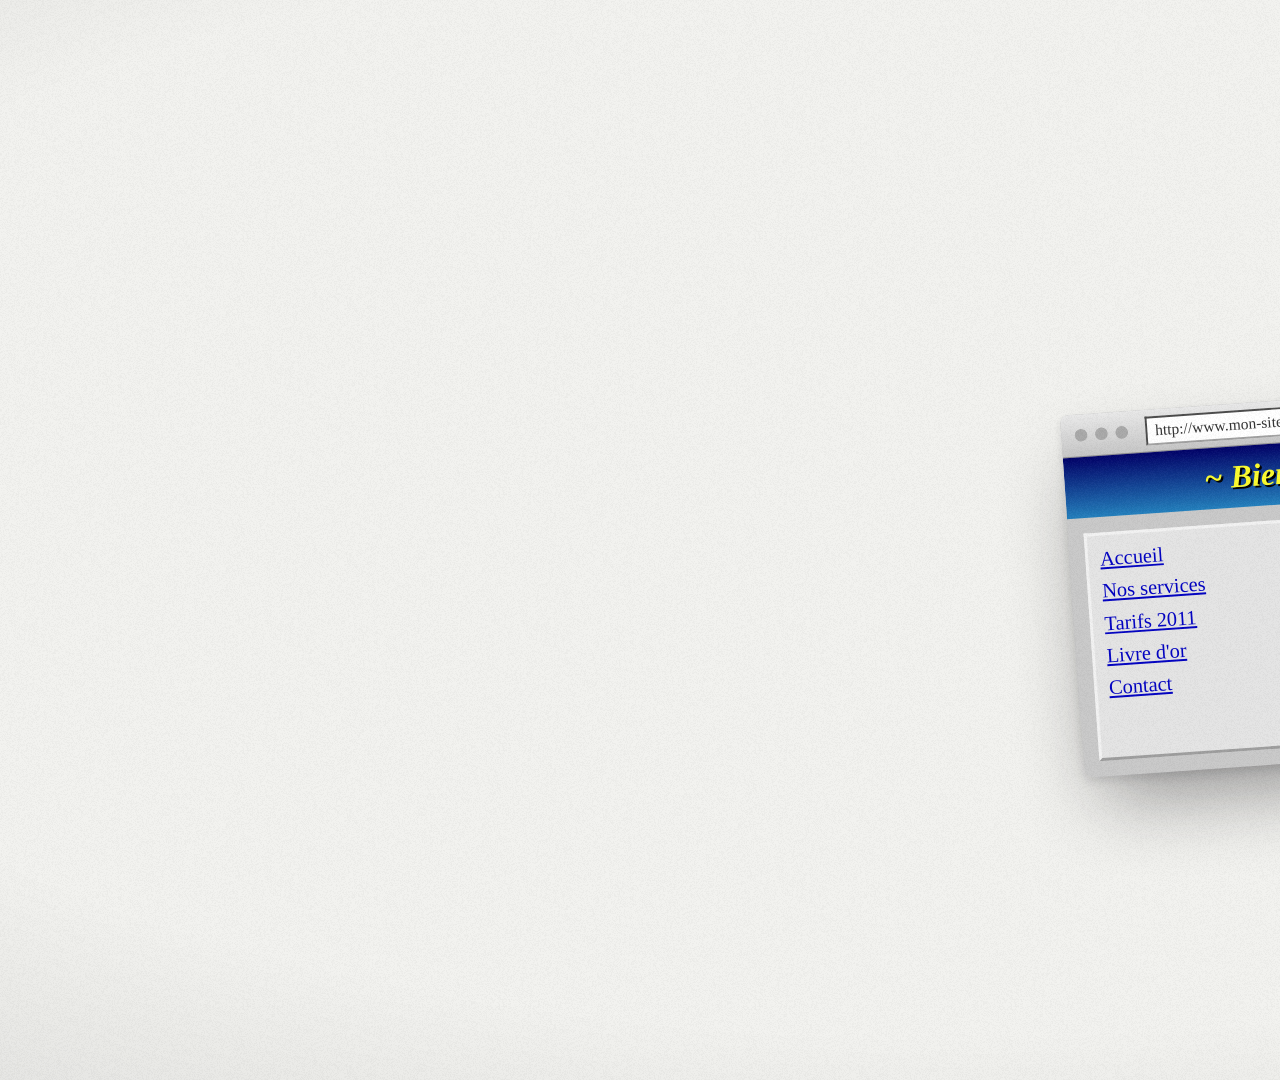
<file: video/video30.bak_prix.html>
<!doctype html>
<html lang="fr"><head><meta charset="utf-8"><title>juicecraft — spot 15 s</title>
<link rel="preconnect" href="https://fonts.googleapis.com"><link rel="preconnect" href="https://fonts.gstatic.com" crossorigin>
<link rel="stylesheet" href="https://fonts.googleapis.com/css2?family=Mona+Sans:wdth,wght@75..125,200..900&family=Instrument+Sans:wdth,wght@75..100,400..700&family=Instrument+Serif:ital@0;1&family=Geist+Mono:wght@400;500&display=block">
<style>
:root{--paper:#F2F2EF;--ink:#131116;--ink2:#1C1A21;--orange:#FF5A1F;--mango:#FFB21A;--berry:#EE2A7B;--grape:#7B3FF2;--leaf:#1FA971;--mute:#65616C;
--juice:linear-gradient(100deg,#FFB21A 0%,#FF5A1F 34%,#EE2A7B 70%,#7B3FF2 100%);
--fd:"Mona Sans","Liberation Sans",sans-serif;--fb:"Instrument Sans","Liberation Sans",sans-serif;--fm:"Geist Mono","Liberation Mono",monospace;--fs:"Instrument Serif","Liberation Serif",serif}
*{box-sizing:border-box}
html,body{margin:0;background:#000;overflow:hidden}
#stage{position:relative;overflow:hidden;background:var(--paper);color:var(--ink);font-family:var(--fb);-webkit-font-smoothing:antialiased}
.layer{position:absolute;left:0;top:0;width:100%;height:100%}
.abs{position:absolute;left:0;top:0}
canvas.liq{position:absolute;left:0;top:0;width:100%;height:100%;pointer-events:none}
.kt{position:absolute;left:0;top:0;font-family:var(--fd);font-weight:800;font-stretch:92%;letter-spacing:-.045em;line-height:.94;white-space:nowrap}
.ln{display:block;overflow:hidden;padding:0 .08em .26em 0;margin-bottom:-.26em}
.ln>span{display:inline-block;will-change:transform;transform-origin:0 100%}
.grad{background:var(--juice);-webkit-background-clip:text;background-clip:text;color:transparent;padding-right:.04em}
.mono{font-family:var(--fm)}
/* ---------- S1 old site ---------- */
#old{position:absolute;left:0;top:0;border-radius:.8rem;overflow:hidden;background:#C9C9C9;box-shadow:0 .4rem 1rem rgba(19,17,22,.12),0 4rem 8rem -2rem rgba(19,17,22,.45);transform-origin:50% 50%}
#old .ob{height:4.4rem;display:flex;align-items:center;gap:.8rem;padding:0 1.4rem;background:linear-gradient(#E9E9E9,#C6C6C6);border-bottom:1px solid #8E8E8E}
#old .ob i{width:1.3rem;height:1.3rem;border-radius:50%;background:#A9A9A9;flex:none}
#old .ob span{margin-left:1rem;flex:1;background:#fff;border:2px inset #A0A0A0;font:1.6rem/2.6rem "Liberation Serif",serif;padding:0 .8rem;color:#333;white-space:nowrap;overflow:hidden}
.o-top{background:linear-gradient(#000080,#1084d0);color:#FF0;text-align:center;padding:1.5rem;font:italic 700 3.3rem/1 "Liberation Serif",serif;text-shadow:.2rem .2rem 0 #000}
.o-body{display:grid;grid-template-columns:30% 1fr;gap:1.4rem;padding:1.6rem;font:2.1rem/1.35 "Liberation Serif",serif;color:#000}
.o-nav{display:grid;gap:.5rem;align-content:start;background:#E4E4E4;border:3px outset #F2F2F2;padding:1rem 1.2rem}
.o-nav a,.o-main a{color:#0000EE;text-decoration:underline}
.o-main{background:#E4E4E4;border:3px outset #F2F2F2;padding:1.2rem 1.4rem;display:grid;gap:1.1rem;align-content:start}
.o-main b.t{font-size:3rem;font-family:"Liberation Serif",serif}
.o-stripe{background:repeating-linear-gradient(45deg,#FFD400 0 1.5rem,#111 1.5rem 3rem);color:#fff;text-shadow:0 0 .3rem #000,0 0 .3rem #000;font:700 1.9rem/1 "Liberation Sans",sans-serif;padding:.9rem;text-align:center;letter-spacing:.12em}
.o-row{display:flex;gap:1.2rem;align-items:center;flex-wrap:wrap}
.o-btn{padding:.3rem 1.4rem;border:3px outset #F2F2F2;background:#D8D8D8;font-size:1.9rem}
.o-count{padding:.2rem .7rem;background:#000;color:#0F0;font:1.9rem "Liberation Mono",monospace}
#sadrop{position:absolute;left:0;top:0;width:.2em;height:.27em;border-radius:50% 50% 50% 50%/62% 62% 38% 38%;background:#8A8692;box-shadow:inset 0 0 0 .012em #6E6A77;transform-origin:50% 0}
/* ---------- S2 press plates ---------- */
.plate{position:absolute;left:-4%;width:108%;background:linear-gradient(180deg,#2A2630,#17141B 55%,#0E0C11);overflow:hidden}
.plate::after{content:"";position:absolute;inset:0;background:repeating-linear-gradient(90deg,rgba(255,255,255,.018) 0 2px,transparent 2px 7px)}
#pt{border-bottom:.7rem solid var(--orange);box-shadow:0 1.6rem 4rem rgba(0,0,0,.45)}
#pb{border-top:.7rem solid var(--orange);box-shadow:0 -1.6rem 4rem rgba(0,0,0,.45)}
.plate .eng{position:absolute;right:9%;font:500 1.9rem/1 var(--fm);color:rgba(243,241,245,.32);letter-spacing:.42em;text-transform:uppercase;z-index:1}
.plate .bolt{position:absolute;width:2.4rem;height:2.4rem;border-radius:50%;background:radial-gradient(circle at 35% 35%,#4A4550,#1A171E 70%);box-shadow:inset 0 0 0 1px rgba(255,255,255,.06);z-index:1}
#pt .eng{bottom:3rem}#pb .eng{top:3rem}
#pt .bolt{bottom:2.6rem}#pb .bolt{top:2.6rem}
/* ---------- S3 wordmark ---------- */
#w3{position:absolute;inset:0;display:flex;align-items:center;justify-content:center;gap:2.4rem}
#w3 svg{flex:none}
.wm{font-family:var(--fd);font-weight:800;letter-spacing:-.055em;line-height:1;display:flex;white-space:nowrap}
.wm span{display:inline-block;transform-origin:50% 100%}
#flash{position:absolute;inset:0;background:#fff;pointer-events:none}
/* ---------- frame (S3 + S4) ---------- */
#fr{position:absolute;left:0;top:0;border-radius:2rem;background:#fff;overflow:hidden;display:flex;flex-direction:column;transform-origin:50% 50%;box-shadow:0 .2rem .4rem rgba(19,17,22,.06),0 2.4rem 4.8rem -1.2rem rgba(19,17,22,.22),0 7rem 12rem -4rem rgba(19,17,22,.4)}
.fbar{flex:none;height:4.6rem;display:flex;align-items:center;gap:.8rem;padding:0 1.6rem;background:#F4F3F1;border-bottom:1px solid rgba(19,17,22,.07)}
.fbar>i{flex:none;width:1.15rem;height:1.15rem;border-radius:50%}
.fbar>i:nth-child(1){background:#FF5F57}.fbar>i:nth-child(2){background:#FEBC2E}.fbar>i:nth-child(3){background:#28C840}
.url{flex:1;min-width:0;display:flex;align-items:center;justify-content:center;gap:.6rem;margin:0 1rem;height:2.8rem;border-radius:.8rem;background:#fff;font:500 1.45rem/1 var(--fm);color:#57545C;white-space:nowrap;overflow:hidden}
.url svg{width:1.3rem;height:1.3rem;flex:none;color:#A29EA7}
.url.secure svg{color:var(--leaf)}
.url.secure b{color:var(--leaf);font-weight:500}
.fbody{position:relative;flex:1;overflow:hidden;container-type:size;container-name:fb;isolation:isolate}
.pn{position:absolute;left:0;top:0;width:100%;height:100%;overflow:hidden;visibility:hidden}
.pshade{position:absolute;inset:0;background:#131116;pointer-events:none}
#pn0 img{width:100%;height:100%;object-fit:cover;object-position:50% 0;display:block}
.wipe{position:absolute;top:-6%;bottom:-6%;left:0;width:58%;background:var(--juice);z-index:20;visibility:hidden;border-radius:0 52% 52% 0/0 46% 46% 0;box-shadow:inset -3rem 0 5rem -2rem rgba(255,255,255,.25)}
/* pn1 — mini site, three identities */
#pn1{--s-bg:#FAF6EF;--s-fg:#2A2017;--s-mute:#8C7C69;--s-acc:#8E5428;--s-btn:#FAF6EF;--s-card:#F0E7D9;--s-tfont:var(--fs);--s-bfont:var(--fb);--s-tw:400;--s-ts:6.6cqw;--s-tt:none;--s-tls:-.01em;--s-r:99px;--s-ir:1.6cqw;--s-img:repeating-linear-gradient(96deg,#C99566 0 .7rem,#B98250 .7rem 1rem,#D3A475 1rem 1.7rem,#C08A58 1.7rem 2.1rem)}
#pn1[data-s="bold"]{--s-bg:#141217;--s-fg:#FFFFFF;--s-mute:#9E99A6;--s-acc:#FF5A1F;--s-btn:#141217;--s-card:#221F27;--s-tfont:var(--fd);--s-tw:900;--s-ts:7.4cqw;--s-tt:uppercase;--s-tls:-.05em;--s-r:.6rem;--s-ir:.6cqw;--s-img:radial-gradient(circle at 70% 35%,#FFB21A 0 18%,transparent 19%),linear-gradient(135deg,#FF5A1F,#EE2A7B 60%,#7B3FF2)}
#pn1[data-s="minimal"]{--s-bg:#FFFFFF;--s-fg:#111111;--s-mute:#8D8D8D;--s-acc:#111111;--s-btn:#FFFFFF;--s-card:#F4F4F4;--s-tfont:var(--fm);--s-bfont:var(--fm);--s-tw:500;--s-ts:4.7cqw;--s-tt:none;--s-tls:-.04em;--s-r:0;--s-ir:0;--s-img:repeating-linear-gradient(45deg,#E6E6E6 0 1px,#FAFAFA 1px .9rem)}
.ms{height:100%;background:var(--s-bg);color:var(--s-fg);font-family:var(--s-bfont);padding:3.4cqw 4.2cqw;display:grid;grid-template-rows:auto 1fr auto;gap:3.4cqw}
.ms-nav{display:flex;align-items:center;gap:3cqw;font-size:1.9cqw}
.ms-logo{font-family:var(--s-tfont);font-weight:var(--s-tw);font-size:3.1cqw;letter-spacing:var(--s-tls);text-transform:var(--s-tt)}
.ms-links{display:flex;gap:2.4cqw;margin-left:auto;color:var(--s-mute)}
.ms-btn{padding:1cqw 2.2cqw;border-radius:var(--s-r);background:var(--s-acc);color:var(--s-btn)}
.ms-hero{display:grid;grid-template-columns:1.1fr 1fr;gap:3.4cqw;min-height:0}
.ms-text{display:flex;flex-direction:column;justify-content:center;gap:2.2cqw;align-items:flex-start}
.ms-kicker{font-size:1.6cqw;letter-spacing:.14em;text-transform:uppercase;color:var(--s-acc)}
.ms-title{font-family:var(--s-tfont);font-weight:var(--s-tw);font-size:var(--s-ts);line-height:.98;letter-spacing:var(--s-tls);text-transform:var(--s-tt)}
.ms-cta{font-size:1.9cqw;padding:1.4cqw 2.6cqw;border-radius:var(--s-r);border:1px solid var(--s-fg)}
.ms-img{border-radius:var(--s-ir);background:var(--s-img);min-height:0}
.ms-cards{display:grid;grid-template-columns:1fr 1fr 1fr;gap:2cqw;font-size:1.8cqw}
.ms-cards span{display:grid;gap:1.4cqw;padding:1.8cqw;border-radius:calc(var(--s-ir)*.7);background:var(--s-card)}
.ms-cards i{display:block;height:5cqw;border-radius:calc(var(--s-ir)*.5);background:var(--s-img);opacity:.85}
/* pn2 — responsive site (reflows by container width) */
.rs{height:100%;background:#FBFBF9;display:flex;flex-direction:column;gap:2.4rem;padding:2.6rem 3rem}
.rs-nav{display:flex;align-items:center;gap:2.4rem;font-size:1.7rem}
.rs-logo{font-family:var(--fd);font-weight:800;font-size:2.5rem;letter-spacing:-.045em;white-space:nowrap}
.rs-links{display:flex;gap:2.2rem;margin-left:auto;color:#65616C;white-space:nowrap}
.rs-cta{padding:.9rem 1.8rem;border-radius:99px;background:#131116;color:#fff;font-size:1.5rem;font-weight:600;white-space:nowrap}
.rs-burger{display:none;margin-left:auto;width:3.8rem;height:3.8rem;border-radius:50%;background:#131116;position:relative;flex:none}
.rs-burger::before,.rs-burger::after{content:"";position:absolute;left:1.1rem;right:1.1rem;height:.22rem;background:#fff;border-radius:2px}
.rs-burger::before{top:1.5rem}.rs-burger::after{top:2.1rem}
.rs-hero{flex:1;min-height:0;display:grid;grid-template-columns:1.1fr 1fr;gap:2.6rem;align-items:center}
.rs-title{font-family:var(--fd);font-weight:800;font-size:4.8rem;line-height:.98;letter-spacing:-.045em}
.rs-p{font-size:1.65rem;color:#65616C;margin-top:1.4rem;line-height:1.4}
.rs-btn{display:inline-block;margin-top:2rem;padding:1.2rem 2.2rem;border-radius:99px;background:var(--orange);color:#131116;font-weight:600;font-size:1.6rem}
.rs-img{height:100%;min-height:12rem;border-radius:1.6rem;background:radial-gradient(circle at 72% 30%,#FFE08A 0 12%,transparent 13%),linear-gradient(150deg,#FFB21A,#FF5A1F 50%,#EE2A7B)}
.rs-cards{display:grid;grid-template-columns:repeat(3,1fr);gap:1.4rem}
.rs-cards span{padding:1.6rem 1.8rem;border-radius:1.4rem;background:#EFEDE8;font-weight:600;font-size:1.65rem;white-space:nowrap}
@container fb (max-width:700px){.rs-cards{grid-template-columns:1fr 1fr}.rs-cards span:last-child{display:none}.rs-title{font-size:4.2rem}.rs-links{display:none}.rs-burger{display:block}.rs-cta{margin-left:auto}.rs-burger{margin-left:0}}
@container fb (max-width:440px){.rs{padding:2rem 2rem;gap:1.6rem}.rs-cta{display:none}.rs-burger{margin-left:auto}.rs-hero{flex:none;display:flex;flex-direction:column;gap:1.6rem;align-items:stretch}.rs-img{order:-1;flex:none;height:17rem;min-height:0;aspect-ratio:auto}.rs-title{font-size:3.5rem}.rs-p{margin-top:1rem}.rs-btn{margin-top:1.4rem}.rs-cards{grid-template-columns:1fr}.rs-cards span:nth-child(n+2){display:none}}
/* pn3 — performance */
#pn3{background:#131116;color:#F3F1F5}
.gz{height:100%;display:flex;flex-direction:column;align-items:center;justify-content:center;gap:2.4cqh;padding:4cqh 6cqw}
.gwrap{position:relative;width:min(60cqw,80cqh)}
.gsvg{width:100%;display:block;overflow:visible}
.gbg{fill:none;stroke:rgba(243,241,245,.1);stroke-width:14;stroke-linecap:round}
.gfg{fill:none;stroke:url(#gg);stroke-width:14;stroke-linecap:round}
.gtick{stroke:rgba(243,241,245,.22);stroke-width:2}
.gnum{position:absolute;left:0;right:0;bottom:-2%;text-align:center;font-family:var(--fd);font-weight:800;letter-spacing:-.05em;line-height:1;font-variant-numeric:tabular-nums}
.gnum b{font-size:min(15cqw,22cqh)}
.glab{font:500 min(1.9cqw,2.8cqh)/1 var(--fm);letter-spacing:.16em;text-transform:uppercase;color:#A29EAA}
.gmet{display:grid;grid-template-columns:repeat(3,1fr);gap:2.4cqw;width:min(80cqw,110cqh);margin-top:1cqh}
.gmet div{display:grid;gap:1cqh;font-size:min(1.9cqw,2.7cqh);color:#A29EAA}
.gmet div b{color:#F3F1F5;font-weight:600;font-family:var(--fm);font-weight:500}
.gmet i{display:block;height:.8cqh;min-height:5px;border-radius:99px;background:rgba(243,241,245,.1);overflow:hidden}
.gmet em{display:block;height:100%;width:0;border-radius:inherit;background:var(--leaf)}
/* pn4 — security */
#pn4{background:#FBFBF9}
.lz{position:relative;height:100%;display:flex;flex-direction:column;align-items:center;justify-content:center;gap:4cqh}
.lkw{position:relative;display:grid;place-items:center}
.lring{position:absolute;width:30cqh;height:30cqh;border-radius:50%;border:.5rem solid var(--leaf);opacity:0}
.lk{height:36cqh;width:auto;overflow:visible}
.lpill{display:inline-flex;align-items:center;gap:1rem;padding:1.2rem 2.2rem;border-radius:99px;background:#F1F0EC;border:1px solid rgba(19,17,22,.1);font:500 min(2.4cqw,3.6cqh)/1 var(--fm);color:#65616C}
.lpill svg{width:1.8rem;height:1.8rem}
.lpill{position:relative;z-index:1}.lpill.on{color:#131116}.lpill.on svg{color:var(--leaf)}
.lcard{position:absolute;right:5cqw;bottom:6cqh;display:flex;align-items:center;gap:1.4rem;padding:1.4rem 2rem 1.4rem 1.4rem;border-radius:1.6rem;background:#fff;border:1px solid rgba(19,17,22,.08);box-shadow:0 2rem 4rem -1.8rem rgba(19,17,22,.4);font-size:1.7rem;line-height:1.25}
.lcard i{display:grid;place-items:center;width:4rem;height:4rem;border-radius:1.1rem;background:var(--grape);color:#fff;font-style:normal;font-weight:700}
.lcard b{display:block;font-weight:600}.lcard small{color:#65616C;font-size:1.45rem}
.port .lcard{right:12cqw;bottom:12cqh}
/* pn5 — search */
#pn5{background:#FFFFFF}
.sz{height:100%;display:flex;flex-direction:column;justify-content:center;gap:3.2cqh;padding:6cqh 6cqw}
.sbar{display:flex;align-items:center;gap:1.4rem;padding:1.6rem 2.4rem;border-radius:99px;border:1px solid #DEDCD7;box-shadow:0 .6rem 2rem -1rem rgba(19,17,22,.25);font-size:min(3.3cqw,5.2cqh);color:#131116}
.sbar svg{width:2.4rem;height:2.4rem;color:#8A8790;flex:none}
.caret{display:inline-block;width:2px;height:1.1em;background:#131116;margin-left:2px;vertical-align:-.15em}
.sres{display:grid;gap:.8rem;padding:2.4rem 2.8rem;border-radius:1.8rem;font-size:min(2.5cqw,3.9cqh);line-height:1.35}
.sres .u{font-family:var(--fm);font-size:.82em;color:#65616C}
.sres b{font-size:1.25em;color:#1A4FD6;font-weight:600}
.sres .d{color:#57545C}
#sr1{position:relative;background:#fff}
#sr1::before{content:"";position:absolute;inset:-3px;border-radius:2rem;padding:3px;background:var(--juice);-webkit-mask:linear-gradient(#000 0 0) content-box,linear-gradient(#000 0 0);-webkit-mask-composite:xor;mask-composite:exclude;opacity:var(--ring,0)}
.qw{display:inline-flex;align-items:center}
.fchips{display:flex;flex-wrap:wrap;gap:1rem}.fchips span{padding:.8rem 1.6rem;border-radius:99px;background:#E8F5EE;color:#17724B;font-weight:600}.fchips span::before{content:"✓ "}
.snote{margin:1cqh 0 0;font:500 min(1.7cqw,2.5cqh)/1.2 var(--fm);color:#8A8790;letter-spacing:.06em;text-transform:uppercase}
.sk i{display:block;height:1.8rem;border-radius:.6rem;background:#EEECE8}
.sk i:nth-child(1){width:28%;height:1.1rem}.sk i:nth-child(2){width:62%;height:1.8rem;background:#E3E1DC}.sk i:nth-child(3){width:84%}
/* badges */
.badge{position:absolute;left:0;top:0;display:flex;align-items:center;gap:1.2rem;padding:1.2rem 1.8rem 1.2rem 1.2rem;border-radius:1.6rem;background:rgba(251,251,249,.94);border:1px solid rgba(19,17,22,.08);box-shadow:0 2rem 4.4rem -1.8rem rgba(19,17,22,.45);font-size:1.75rem;line-height:1.25;white-space:nowrap;transform-origin:50% 50%}
.badge b{display:block;font-weight:600}
.badge small{display:block;color:#65616C;font-size:1.45rem}
.badge .bi{display:grid;place-items:center;width:3.8rem;height:3.8rem;border-radius:1.1rem;color:#fff;flex:none}
.badge .bi svg{width:2rem;height:2rem}
/* labels (S4) */
#lab{position:absolute;left:0;top:0}
.lkick{font:500 2.3rem/1 var(--fm);letter-spacing:.16em;text-transform:uppercase;color:var(--mute);display:flex;align-items:center;gap:1.2rem;white-space:nowrap}
.lkick::before{content:"";width:1.2rem;height:1.2rem;border-radius:50% 50% 50% 0;transform:rotate(-45deg);background:linear-gradient(135deg,#FFB21A,#FF5A1F)}
.lblock{position:absolute;left:0;top:0;font-family:var(--fd);font-weight:800;font-stretch:88%;letter-spacing:-.045em;line-height:.94;white-space:nowrap}
.segs{display:flex;gap:.9rem}
.segs i{display:block;width:6.4rem;height:.6rem;border-radius:99px;background:rgba(19,17,22,.12);overflow:hidden}
.segs b{display:block;height:100%;width:100%;background:var(--juice);transform-origin:0 50%;transform:scaleX(0)}
#ro{font:500 2.4rem/1 var(--fm);color:var(--ink);letter-spacing:.04em;white-space:nowrap;padding:1rem 1.6rem;border-radius:99px;background:#fff;border:1px solid rgba(19,17,22,.1);box-shadow:0 1rem 2.4rem -1.4rem rgba(19,17,22,.35);font-variant-numeric:tabular-nums}
/* ---------- S5 devices ---------- */
#dev{position:absolute;left:0;top:0;transform-style:preserve-3d}
#lap{position:absolute;left:0;top:0;transform-style:preserve-3d}
.lscr{position:absolute;left:0;top:0;border-radius:2.2rem;background:#0F0D12;padding:1.4rem;box-shadow:0 0 0 .2rem #2E2A33 inset,0 5rem 10rem -3rem rgba(19,17,22,.55)}
.lscr .vp{position:relative;width:100%;height:100%;border-radius:.8rem;overflow:hidden;background:#F2F2EF}
.lscr img,.pscr img{position:absolute;left:0;top:0;width:100%;display:block;will-change:transform}
.lbase{position:absolute;left:0;top:0;height:2.6rem;border-radius:0 0 2.4rem 2.4rem;background:linear-gradient(180deg,#D9D8D4,#B7B5B0 60%,#8F8D88);box-shadow:0 3rem 5rem -2rem rgba(19,17,22,.55)}
.lbase::before{content:"";position:absolute;left:50%;top:0;width:16%;height:.9rem;margin-left:-8%;border-radius:0 0 1rem 1rem;background:#A9A7A2}
#phone{position:absolute;left:0;top:0;border-radius:5.2rem;background:#0F0D12;padding:1.2rem;box-shadow:0 0 0 .25rem #34303A inset,0 5rem 9rem -2.5rem rgba(19,17,22,.6)}
.pscr{position:relative;width:100%;height:100%;border-radius:4rem;overflow:hidden;background:#F2F2EF}
.island{position:absolute;left:50%;top:2.2rem;width:9.4rem;height:2.8rem;margin-left:-4.7rem;border-radius:99px;background:#0F0D12;z-index:2}
.dshadow{position:absolute;left:0;top:0;border-radius:50%;background:radial-gradient(closest-side,rgba(19,17,22,.32),transparent);filter:blur(1.2rem)}
.rotw{position:relative;display:inline-block;vertical-align:bottom;height:1.1em;overflow:hidden;padding-bottom:.16em;margin-bottom:-.16em}
.rotw span{position:absolute;left:0;top:0;white-space:nowrap}
.rotbar{position:absolute;left:0;bottom:.02em;height:.1em;border-radius:99px;background:linear-gradient(100deg,#FFB21A,#FF5A1F);transform-origin:0 50%}
/* ---------- S6 end card ---------- */
#ink6{background:#131116}
#glow6{position:absolute;left:0;top:0;border-radius:50%;background:radial-gradient(closest-side,rgba(255,90,31,.26),rgba(238,42,123,.08) 60%,transparent)}
#s6 .wm{color:#F3F1F5}
#tag6{color:#B4B0BB;font-family:var(--fd);font-weight:600;font-stretch:96%;letter-spacing:-.03em;text-align:center}
#cta6{position:absolute;left:0;top:0;display:inline-flex;align-items:center;gap:1.6rem;padding:2rem 2.2rem 2rem 3.4rem;border-radius:99px;background:var(--orange);color:#131116;font:600 3.8rem/1 var(--fb);white-space:nowrap;transform-origin:50% 50%}
#cta6 i{display:grid;place-items:center;width:5.4rem;height:5.4rem;border-radius:50%;background:#131116;color:#F3F1F5;font-style:normal;font-size:2.6rem}
#sub6{font:500 2.1rem/1 var(--fm);letter-spacing:.14em;text-transform:uppercase;color:#7D7986;white-space:nowrap}
#url6{font:500 3.2rem/1 var(--fm);color:#F3F1F5;letter-spacing:.03em;white-space:nowrap}
#legal6{font:500 1.7rem/1.2 var(--fm);color:#8D8995;letter-spacing:.03em;white-space:nowrap}
/* concept: Ardoise */
.cs-a{background:#F3ECE1;color:#2C2118;font-family:var(--f-body)}
.c-nav{display:flex;align-items:center;gap:1.4em;padding:1.4em 1.8em;font-size:.85em}
.c-nav b{font-size:1.25em;margin-right:auto}
.cs-a .c-nav b,.cs-a .c-h,.cs-a .c-quote{font-family:var(--f-serif);font-weight:400}
.c-hero{padding:2em 1.8em 1.4em;display:grid;gap:.8em;justify-items:start}
.c-k{font-size:.7em;letter-spacing:.14em;text-transform:uppercase}
.c-h{font-size:3.1em;line-height:.98;letter-spacing:-.01em}
.c-btn{display:inline-block;padding:.7em 1.2em;border-radius:99px;font-size:.8em;font-weight:600}
.cs-a .c-k{color:#8E5428}.cs-a .c-btn{background:#2C2118;color:#F3ECE1}
.c-wood{height:24%;margin:0 1.8em;border-radius:.8em;background:repeating-linear-gradient(96deg,#C99566 0 7px,#B98250 7px 10px,#D3A475 10px 17px,#C08A58 17px 21px)}
.c-row{display:grid;grid-template-columns:repeat(3,1fr);gap:.7em;padding:1em 1.8em}
.c-row i{display:block;aspect-ratio:1;border-radius:.6em}
.cs-a .c-row i:nth-child(1){background:repeating-linear-gradient(80deg,#8C5A33 0 5px,#7A4C2A 5px 8px)}
.cs-a .c-row i:nth-child(2){background:repeating-linear-gradient(100deg,#D9B78F 0 6px,#CBA67B 6px 9px)}
.cs-a .c-row i:nth-child(3){background:repeating-linear-gradient(90deg,#A8754A 0 4px,#946540 4px 7px)}
.c-quote{margin:1.2em 1.8em;padding:1.6em;border-radius:.8em;background:#2C2118;color:#F3ECE1;font-size:1.5em;line-height:1.15}
.c-form{display:grid;gap:.6em;padding:1em 1.8em}
.c-form i{display:block;height:2.2em;border-radius:.5em;background:#fff;border:1px solid #E2D6C4}
.c-form i.big{height:5em}
.c-form .c-btn{justify-self:start}
.c-foot{margin-top:1.4em;padding:1.6em 1.8em;border-top:1px solid #E2D6C4;font-size:.75em;color:#8C7C69}
/* concept: Ondine */
.cs-o{background:#FCE8DF;color:#3B1F2B}
.cs-o .c-nav b{font-family:var(--f-display);font-weight:900;font-stretch:120%;letter-spacing:-.05em}
.o-banner{margin:0 1.8em;padding:.6em;border-radius:99px;background:#3B1F2B;color:#FCE8DF;text-align:center;font-size:.7em;letter-spacing:.12em;text-transform:uppercase}
.o-hero{padding:1.4em 1.8em;display:grid;grid-template-columns:1fr 1fr;gap:1em;align-items:center}
.o-hero .c-h{font-family:var(--f-display);font-weight:900;font-stretch:115%;font-size:3em;letter-spacing:-.05em;text-transform:uppercase;line-height:.9}
.o-blob{aspect-ratio:1;border-radius:46% 54% 38% 62%/52% 40% 60% 48%;background:linear-gradient(135deg,#FF8FA3,#FF5A1F)}
.o-grid{display:grid;grid-template-columns:repeat(2,1fr);gap:.9em;padding:1em 1.8em}
.o-p{display:grid;gap:.4em;font-size:.75em}
.o-p i{display:block;aspect-ratio:1/1.1;border-radius:.8em}
.o-p:nth-child(1) i{background:radial-gradient(circle at 50% 60%,#F4B860 0 30%,#F7D9C4 31%)}
.o-p:nth-child(2) i{background:radial-gradient(ellipse at 50% 55%,#7B3FF2 0 26%,#E9DDF9 27%)}
.o-p:nth-child(3) i{background:radial-gradient(circle at 50% 50%,#1FA971 0 22%,#D6EEDF 23%)}
.o-p:nth-child(4) i{background:radial-gradient(ellipse at 50% 60%,#EE2A7B 0 28%,#F9D3E1 29%)}
.o-p b{display:flex;justify-content:space-between}
.cs-o .c-btn{background:#3B1F2B;color:#FCE8DF}
.cs-o .c-foot{border-color:#F2CFC0;color:#A0707F}
/* concept: Vallès */
.cs-v{background:#12203B;color:#EDE6D6}
.cs-v .c-nav b,.cs-v .c-h{font-family:var(--f-serif);font-weight:400}
.cs-v .c-k{color:#C9A15B}
.cs-v .c-btn{background:#C9A15B;color:#12203B}
.v-dom{display:grid;gap:0;padding:1em 1.8em}
.v-dom span{display:flex;justify-content:space-between;padding:.9em 0;border-bottom:1px solid rgba(237,230,214,.15);font-size:.9em}
.v-dom span::after{content:"→";color:#C9A15B}
.v-rdv{margin:1em 1.8em;padding:1.2em;border-radius:.8em;background:#EDE6D6;color:#12203B;display:grid;gap:.7em}
.v-rdv b{font-family:var(--f-serif);font-weight:400;font-size:1.4em}
.v-slots{display:grid;grid-template-columns:repeat(3,1fr);gap:.5em;font-family:var(--f-mono);font-size:.75em}
.v-slots span{padding:.6em;border:1px solid #C9B98F;border-radius:.4em;text-align:center}
.v-slots span:nth-child(2){background:#12203B;color:#EDE6D6;border-color:#12203B}
.cs-v .c-foot{border-color:rgba(237,230,214,.15);color:#8D96AB}
/* concept: Comptoir */
.cs-c{background:#1E3A2F;color:#F2E9D8}
.cs-c .c-nav b{font-family:var(--f-display);font-weight:800;font-stretch:80%;text-transform:uppercase;letter-spacing:.02em}
.cs-c .c-h{font-family:var(--f-display);font-weight:800;font-stretch:78%;text-transform:uppercase;letter-spacing:-.01em;font-size:3.6em;line-height:.9}
.cs-c .c-h em{font-style:normal;color:#FF8A3D}
.cs-c .c-btn{background:#FF8A3D;color:#1E3A2F}
.c-photo{height:22%;margin:0 1.8em;border-radius:.8em;background:radial-gradient(circle at 30% 50%,#E8B04A 0 14%,transparent 15%),radial-gradient(circle at 62% 46%,#C2452D 0 18%,transparent 19%),radial-gradient(circle at 80% 62%,#8DB255 0 10%,transparent 11%),#2C4A3D}
.menu-l{padding:1.2em 1.8em;display:grid;gap:.1em}
.menu-l p{font-family:var(--f-serif);font-style:italic;font-size:1.3em;color:#FF8A3D;margin-bottom:.4em}
.menu-l span{display:flex;gap:.6em;padding:.55em 0;font-size:.85em;border-bottom:1px dotted rgba(242,233,216,.25)}
.menu-l span b{margin-left:auto;font-family:var(--f-mono);font-weight:500}
.cs-c .c-foot{border-color:rgba(242,233,216,.15);color:#9CB0A6}


:root{--f-display:var(--fd);--f-body:var(--fb);--f-mono:var(--fm);--f-serif:var(--fs)}
.cp{background:#F2F2EF}
.cp .cs{position:absolute;left:0;right:0;top:0;min-height:100%;font-size:2.9cqw}
#chips7{display:none;margin-top:3rem}
.cr7{display:flex;flex-wrap:wrap;gap:1rem}
.cr7 span{padding:.9rem 1.8rem;border-radius:99px;border:1px solid rgba(19,17,22,.16);font:500 2.1rem/1 var(--fm);color:#65616C;background:rgba(251,251,249,.75)}
.cr7 span.on{background:#131116;color:#F3F1F5;border-color:#131116}
#cn7{font:500 2rem/1.2 var(--fm);color:#6A6672;letter-spacing:.05em;white-space:nowrap}
/* S8 méthode */
#s8{background:#131116;color:#F3F1F5}
.gl8{position:absolute;inset:0;background:radial-gradient(55% 60% at 82% 18%,rgba(255,90,31,.2),transparent 70%),radial-gradient(50% 50% at 8% 92%,rgba(123,63,242,.18),transparent 70%)}
.lkick.dk{color:#A29EAA}
#s8h{color:#F3F1F5}
.st8{position:absolute;left:0;top:0;display:flex;align-items:center;gap:2.4rem;white-space:nowrap}
.nd8{display:grid;place-items:center;width:6.4rem;height:6.4rem;border-radius:50%;font:500 2.2rem/1 var(--fm);border:.28rem solid #3A3542;color:#A29EAA;background:#131116;flex:none;position:relative;z-index:2}
.st8.on .nd8{background:linear-gradient(135deg,#FFB21A,#FF5A1F 55%,#EE2A7B);border-color:transparent;color:#131116}
.tx8 b{display:block;font:800 6.2rem/1 var(--fd);letter-spacing:-.045em;font-stretch:94%;color:#F3F1F5}
.port .nd8{width:7.6rem;height:7.6rem;font-size:2.6rem}
.port .tx8 b{font-size:7.2rem}
.port .tx8 small{font-size:2.4rem}
.tx8 small{display:block;margin-top:.7rem;font:500 2.1rem/1.2 var(--fm);color:#A29EAA;letter-spacing:.02em}
.tube8{position:absolute;left:0;top:0;width:1.2rem;border-radius:99px;background:#2B2731;overflow:hidden;z-index:1}
.tube8 span{position:absolute;inset:0;background:linear-gradient(180deg,#FFB21A,#FF5A1F 40%,#EE2A7B 75%,#7B3FF2);transform-origin:50% 0;transform:scaleY(0);border-radius:inherit}
#s8ok{position:absolute;left:0;top:0;display:flex;align-items:center;gap:1.2rem;padding:1.5rem 2.4rem 1.5rem 1.8rem;border-radius:99px;background:#1FA971;color:#fff;font:600 2.8rem/1 var(--fb);white-space:nowrap;transform-origin:0 50%}
#s8ok svg{width:3rem;height:3rem}
/* S9 offres */
@property --ang{syntax:"<angle>";initial-value:0deg;inherits:true}
.pl9{position:absolute;left:0;top:0;display:flex;flex-direction:column;gap:1.8rem;padding:3.4rem 3.2rem;border-radius:3rem;background:#FBFBF9;border:1px solid rgba(19,17,22,.1);box-shadow:0 .2rem .4rem rgba(19,17,22,.05),0 3rem 6rem -2rem rgba(19,17,22,.28);color:#131116}
.pl9.feat{background:#1C1A21;color:#F3F1F5;border-color:transparent;isolation:isolate}
.pl9.feat::before{content:"";position:absolute;inset:-.35rem;border-radius:3.35rem;padding:.35rem;background:conic-gradient(from var(--ang),#FFB21A,#FF5A1F,#EE2A7B,#7B3FF2,#FFB21A);-webkit-mask:linear-gradient(#000 0 0) content-box,linear-gradient(#000 0 0);-webkit-mask-composite:xor;mask-composite:exclude;z-index:-1}
.hd9{display:grid;gap:1rem}
.pk9{font:500 2rem/1 var(--fm);letter-spacing:.12em;text-transform:uppercase;color:#65616C}
.pl9.feat .pk9{color:#A29EAA}
.pt9{font:800 6.4rem/1 var(--fd);letter-spacing:-.045em;font-stretch:94%}
.pp9{font:700 3.2rem/1 var(--fd);letter-spacing:-.03em;background:linear-gradient(100deg,#FFB21A,#FF5A1F 50%,#EE2A7B);-webkit-background-clip:text;background-clip:text;color:transparent;width:max-content}
.pl9 ul{list-style:none;margin:0;padding:0;display:grid;gap:1.1rem;font:500 2.5rem/1.25 var(--fb)}
.pl9 li{display:flex;gap:1rem}
.pl9 li::before{content:"✓";color:#FF5A1F;font-weight:700;flex:none}
.rc9{position:absolute;right:2.6rem;top:-1.5rem;padding:.8rem 1.6rem;border-radius:99px;background:linear-gradient(100deg,#FFB21A,#FF5A1F);color:#131116;font:600 1.8rem/1 var(--fm);letter-spacing:.06em;text-transform:uppercase}
.pl9.p{flex-direction:row;align-items:center;gap:2.4rem;padding:2.4rem 3rem}
.pl9.p .hd9{flex:none;width:40%}
.pl9.p .pt9{font-size:5.4rem}
.pl9.p ul{flex:1;font-size:2.2rem;gap:.8rem}
#s9note{position:absolute;left:0;top:0;display:flex;align-items:center;gap:1.4rem;padding:1.1rem 2.6rem 1.1rem 1.1rem;border-radius:99px;background:rgba(251,251,249,.94);box-shadow:0 1.6rem 3.6rem -1.6rem rgba(19,17,22,.35);font:600 3.2rem/1 var(--fb);color:#131116;white-space:nowrap}
#s9note i{display:grid;place-items:center;width:4.4rem;height:4.4rem;border-radius:50%;background:#1FA971;color:#fff;font-style:normal;font-size:2.4rem}

/* ---------- finishing ---------- */
#vig{position:absolute;inset:0;pointer-events:none;background:radial-gradient(120% 90% at 50% 45%,transparent 55%,rgba(19,17,22,.16))}
#grain{position:absolute;left:-50%;top:-50%;width:200%;height:200%;pointer-events:none;opacity:.055}
</style></head>
<body>
<svg width="0" height="0" style="position:absolute" aria-hidden="true"><defs>
  <linearGradient id="jg" x1="0" y1="0" x2="1" y2="1"><stop offset="0" stop-color="#FFB21A"/><stop offset=".45" stop-color="#FF5A1F"/><stop offset="1" stop-color="#EE2A7B"/></linearGradient>
  <linearGradient id="gg" x1="0" y1="0" x2="1" y2="0"><stop offset="0" stop-color="#FFB21A"/><stop offset=".55" stop-color="#FF5A1F"/><stop offset="1" stop-color="#EE2A7B"/></linearGradient>
  <symbol id="drop" viewBox="0 0 32 32"><path fill="url(#jg)" d="M16 2.5S6.5 12.6 6.5 19.4a9.5 9.5 0 0 0 19 0C25.5 12.6 16 2.5 16 2.5Z"/><path fill="#fff" fill-opacity=".8" d="M11.2 19.6c.2-2.6 1.6-5 3.1-6.8.4-.5-.2-1-.7-.7-2 1.8-3.6 4.5-3.8 7.3-.1 1 1.3 1.2 1.4.2Z"/></symbol>
  <symbol id="dropInk" viewBox="0 0 32 32"><path fill="#131116" d="M16 2.5S6.5 12.6 6.5 19.4a9.5 9.5 0 0 0 19 0C25.5 12.6 16 2.5 16 2.5Z"/><path fill="#F2F2EF" fill-opacity=".85" d="M11.2 19.6c.2-2.6 1.6-5 3.1-6.8.4-.5-.2-1-.7-.7-2 1.8-3.6 4.5-3.8 7.3-.1 1 1.3 1.2 1.4.2Z"/></symbol>
  <symbol id="lock" viewBox="0 0 16 16"><rect x="3" y="7" width="10" height="7" rx="2" fill="currentColor"/><path d="M5.5 7V5a2.5 2.5 0 0 1 5 0v2" fill="none" stroke="currentColor" stroke-width="1.6"/></symbol>
  <symbol id="chk" viewBox="0 0 20 20"><path d="M5 10.5l3.2 3.2L15 6.5" fill="none" stroke="currentColor" stroke-width="2.4" stroke-linecap="round" stroke-linejoin="round"/></symbol>
</defs></svg>

<div id="stage">
  <div id="bg" class="layer" style="background:#F2F2EF"></div>

  <!-- S3/S4: frame, caption, badges, labels -->
  <div id="s34" class="layer" style="z-index:3;perspective:2400px">
    <div id="cap3" class="kt"></div>
    <div id="lab">
      <div class="lkick" id="labk">01 — Design</div>
      <div id="labs"></div>
      <div class="segs" id="segs"><i><b></b></i><i><b></b></i><i><b></b></i><i><b></b></i><i><b></b></i></div>
      <div id="chips7"><div class="cr7"><span>Menuiserie</span><span>Boutique</span><span>Cabinet</span><span>Restaurant</span></div></div>
    </div>
    <div id="fr">
      <div class="fbar"><i></i><i></i><i></i><div class="url" id="url"><svg><use href="#lock"/></svg><span id="urlt">votre-site.fr</span></div></div>
      <div class="fbody" id="fbody">
        <div class="pn" id="pn0"><img src="shots/desk_hero.jpg" alt=""></div>
        <div class="pn" id="pn1" data-s="elegant"><div class="ms">
          <div class="ms-nav"><b class="ms-logo">Ardoise</b><span class="ms-links"><span>Atelier</span><span>Projets</span><span>Contact</span></span><span class="ms-btn">Devis</span></div>
          <div class="ms-hero"><div class="ms-text"><span class="ms-kicker">Menuiserie sur mesure</span><b class="ms-title">Le bois, travaillé à la main.</b><span class="ms-cta">Demander un devis →</span></div><div class="ms-img"></div></div>
          <div class="ms-cards"><span><i></i>Cuisines</span><span><i></i>Escaliers</span><span><i></i>Dressings</span></div>
        </div></div>
        <div class="pn" id="pn2"><div class="rs">
          <div class="rs-nav"><b class="rs-logo">Rivière</b><span class="rs-links"><span>Chambres</span><span>Tarifs</span><span>Accès</span></span><span class="rs-cta">Réserver</span><span class="rs-burger"></span></div>
          <div class="rs-hero"><div><div class="rs-title">Des chambres au calme, face à la rivière.</div><p class="rs-p">Maison d’hôtes · 4 chambres · jardin</p><span class="rs-btn">Voir les disponibilités</span></div><div class="rs-img"></div></div>
          <div class="rs-cards"><span>Petit-déjeuner</span><span>Jardin</span><span>Parking</span></div>
        </div></div>
        <div class="pn" id="pn3"><div class="gz">
          <div class="gwrap"><svg class="gsvg" viewBox="0 0 240 132"><path class="gbg" d="M20 120 A100 100 0 0 1 220 120"/><path class="gfg" id="gfg" d="M20 120 A100 100 0 0 1 220 120" pathLength="100" stroke-dasharray="100" stroke-dashoffset="100"/></svg><div class="gnum"><b id="gnum">0</b></div></div>
          <div class="glab">Score visé : 90+ · exemple illustratif</div>
          <div class="gmet"><div><span>Chargement</span><i><em id="gm1"></em></i></div><div><span>Stabilité</span><i><em id="gm2"></em></i></div><div><span>Accessibilité</span><i><em id="gm3"></em></i></div></div>
        </div></div>
        <div class="pn" id="pn4"><div class="lz">
          <div class="lkw"><div class="lring" id="lring"></div>
            <svg class="lk" viewBox="0 -14 64 90"><path id="shk" d="M16 34V22a16 16 0 0 1 32 0v12" fill="none" stroke="#2B2731" stroke-width="6.5" stroke-linecap="round"/><rect id="lbody" x="6" y="32" width="52" height="40" rx="11" fill="#2B2731"/><circle cx="32" cy="50" r="5" fill="#F2F2EF"/><rect x="30" y="52" width="4" height="9" rx="2" fill="#F2F2EF"/></svg></div>
          <div class="lpill" id="lpill"><svg><use href="#lock"/></svg><span>https://votre-site.fr</span></div>
          <div class="lcard" id="lcard"><i><svg width="20" height="20"><use href="#chk"/></svg></i><span><b>Connexion chiffrée</b><small>Certificat HTTPS actif</small></span></div>
        </div></div>
        <div class="pn" id="pn5"><div class="sz">
          <div class="sbar"><svg viewBox="0 0 24 24" fill="none" stroke="currentColor" stroke-width="2.2" stroke-linecap="round"><circle cx="11" cy="11" r="6.5"/><path d="m16 16 4.5 4.5"/></svg><span class="qw"><span id="sq"></span><i class="caret" id="caret"></i></span></div>
          <div class="sres" id="sr1"><span class="u">ardoise-menuiserie.fr</span><b>Atelier Ardoise · Menuiserie sur mesure</b><span class="d">Cuisines, escaliers et dressings fabriqués à la main. Devis détaillé.</span></div>
          <div class="sres" id="sr2"><div class="fchips"><span>Structure</span><span>Balises</span><span>Vitesse</span><span>Plan du site</span></div><span class="d">Les fondations techniques sont incluses dans chaque site.</span></div>
          <p class="snote" id="sr3">Illustration · aucun classement garanti</p>
        </div></div>
        <div class="pn cp" id="pn6"><div class="cs cs-a" aria-hidden="true">
            <div class="c-nav"><b>Ardoise</b><span>Atelier</span><span>Projets</span><span>Devis</span></div>
            <div class="c-hero"><span class="c-k">Menuiserie sur mesure</span><span class="c-h">Le bois, travaillé à la main.</span><span class="c-btn">Demander un devis</span></div>
            <div class="c-wood"></div>
            <div class="c-row"><i></i><i></i><i></i></div>
            <div class="c-quote">« Chaque pièce est dessinée pour la maison qui l'accueille. »</div>
            <div class="c-form"><i></i><i></i><i class="big"></i><span class="c-btn">Envoyer ma demande</span></div>
            <div class="c-foot">Atelier Ardoise · Menuiserie et agencement</div>
          </div></div>
        <div class="pn cp" id="pn7"><div class="cs cs-o" aria-hidden="true">
            <div class="c-nav"><b>ondine</b><span>Boutique</span><span>Univers</span><span>Panier (2)</span></div>
            <div class="o-banner">Nouvelle collection · pièces uniques</div>
            <div class="o-hero"><span class="c-h">Fait main, fait pour durer</span><div class="o-blob"></div></div>
            <div class="o-grid">
              <div class="o-p"><i></i><b><span>Vase Sable</span><span>48 €</span></b></div>
              <div class="o-p"><i></i><b><span>Bol Iris</span><span>32 €</span></b></div>
              <div class="o-p"><i></i><b><span>Tasse Fougère</span><span>24 €</span></b></div>
              <div class="o-p"><i></i><b><span>Coupe Pivoine</span><span>56 €</span></b></div>
            </div>
            <div class="c-hero"><span class="c-btn">Voir toute la boutique</span></div>
            <div class="c-foot">Maison Ondine · Céramiques de créatrice</div>
          </div></div>
        <div class="pn cp" id="pn8"><div class="cs cs-v" aria-hidden="true">
            <div class="c-nav"><b>Vallès &amp; Associés</b><span>Expertises</span><span>Cabinet</span></div>
            <div class="c-hero"><span class="c-k">Cabinet d'avocats</span><span class="c-h">Défendre vos intérêts, avec clarté.</span><span class="c-btn">Prendre rendez-vous</span></div>
            <div class="v-dom"><span>Droit des affaires</span><span>Droit du travail</span><span>Droit immobilier</span><span>Médiation</span></div>
            <div class="v-rdv"><b>Premier rendez-vous</b><div class="v-slots"><span>Lun 09:30</span><span>Mar 14:00</span><span>Jeu 11:00</span></div></div>
            <div class="c-foot">Vallès &amp; Associés · Avocats au barreau</div>
          </div></div>
        <div class="pn cp" id="pn9"><div class="cs cs-c" aria-hidden="true">
            <div class="c-nav"><b>Comptoir Sauvage</b><span>Carte</span><span>Réserver</span></div>
            <div class="c-hero"><span class="c-h">Cuisine de <em>saison</em>, vins vivants.</span><span class="c-btn">Réserver une table</span></div>
            <div class="c-photo"></div>
            <div class="menu-l"><p>La carte du moment</p><span>Burrata, tomates anciennes<b>14</b></span><span>Lieu jaune, beurre blanc<b>26</b></span><span>Pigeon rôti, betteraves<b>29</b></span><span>Tarte fine aux figues<b>11</b></span></div>
            <div class="c-foot">Le Comptoir Sauvage · Bistrot de quartier</div>
          </div></div>
        <div class="wipe" id="wipe"></div>
      </div>
    </div>
    <div class="badge" id="bd1"><span class="bi" style="background:#1FA971"><svg><use href="#chk"/></svg></span><span><b>Formulaire reçu</b><small>Nouvelle demande de devis</small></span></div>
    <div class="badge" id="bd2"><span class="bi" style="background:#131116"><svg viewBox="0 0 20 20"><circle cx="10" cy="10" r="4.2" fill="#1FA971"/></svg></span><span><b>Site en ligne</b><small>votre-site.fr</small></span></div>
    <div class="badge" id="bd3"><span class="bi" style="background:#7B3FF2"><svg><use href="#lock"/></svg></span><span><b>Paiement sécurisé</b><small>Transaction validée</small></span></div>
    <div id="ro" class="abs">1440 px</div>
    <div id="cn7" class="abs" style="visibility:hidden">Concepts de démonstration · aucun client réel</div>
  </div>

  <!-- S5: devices + headline -->
  <div id="s5" class="layer" style="z-index:3;perspective:2600px">
    <div id="h5" class="kt">
      <div class="ln"><span>Votre <span class="rotw" id="rotw"><span>commerce</span><span>atelier</span><span>cabinet</span><span>restaurant</span><i class="rotbar" id="rotbar"></i></span></span></div>
      <div class="ln"><span>mérite un site</span></div>
      <div class="ln"><span>qui a du <b class="grad" id="jus5" style="display:inline-block;transform-origin:50% 90%;font-weight:inherit">jus</b>.</span></div>
    </div>
    <div class="dshadow" id="dsh"></div>
    <div id="dev">
      <div id="lap"><div class="lscr" id="lscr"><div class="vp"><img id="limg" src="shots/desk_long2.jpg" alt=""></div></div><div class="lbase" id="lbase"></div></div>
      <div id="phone"><div class="pscr"><img id="pimg" src="shots/mob_long.jpg" alt=""><i class="island"></i></div></div>
    </div>
  </div>

  <!-- S8 méthode -->
  <div id="s8" class="layer" style="z-index:3;visibility:hidden">
    <div class="gl8"></div>
    <div id="s8k" class="lkick dk" style="position:absolute;left:0;top:0">07 — Méthode</div>
    <div id="s8h" class="kt"><div class="ln"><span>De l’idée à la</span></div><div class="ln"><span><b class="grad" style="font-weight:inherit">mise en ligne.</b></span></div></div>
    <div id="s8ok"><svg viewBox="0 0 20 20"><use href="#chk"/></svg>Site en ligne</div>
  </div>
  <!-- S9 offres -->
  <div id="s9" class="layer" style="z-index:3;visibility:hidden">
    <div id="s9k" class="lkick" style="position:absolute;left:0;top:0">08 — Offres</div>
    <div id="s9h" class="kt"><div class="ln"><span>Des offres <b class="grad" style="font-weight:inherit">claires.</b></span></div></div>
    <div class="pl9" id="pl1"><div class="hd9"><span class="pk9">Site vitrine</span><b class="pt9">Essentielle</b><span class="pp9">Sur devis</span></div><ul><li>Design moderne et professionnel</li><li>Responsive, du mobile à l’ordinateur</li><li>Formulaire de contact, bases SEO</li></ul></div>
    <div class="pl9 feat" id="pl2"><span class="rc9">Recommandée</span><div class="hd9"><span class="pk9">Site vitrine</span><b class="pt9">Premium</b><span class="pp9">Sur devis</span></div><ul><li>Animations et micro-interactions</li><li>Vitesse optimisée, SEO renforcé</li><li>Accompagnement après livraison</li></ul></div>
    <div class="pl9" id="pl3"><div class="hd9"><span class="pk9">Projet spécifique</span><b class="pt9">Sur mesure</b><span class="pp9">Sur devis</span></div><ul><li>Conçu pour votre besoin</li><li>E-commerce, réservation, espace client</li><li>Chiffrage détaillé, poste par poste</li></ul></div>
    <div id="s9note"><i>✓</i>Devis détaillé avant tout paiement.</div>
  </div>

  <!-- S1: hook -->
  <div id="s1" class="layer" style="z-index:4">
    <div id="t1" class="kt">
      <div class="ln"><span>Votre site</span></div>
      <div class="ln"><span>manque de</span></div>
      <div class="ln"><span id="jus1" style="position:relative">jus&#8239;?<i id="sadrop"></i></span></div>
    </div>
    <div id="old">
      <div class="ob"><i></i><i></i><i></i><span>http://www.mon-site-perso.example/accueil.htm</span></div>
      <div class="o-top">~ Bienvenue sur notre site !!! ~</div>
      <div class="o-body">
        <div class="o-nav"><a>Accueil</a><a>Nos services</a><a>Tarifs 2011</a><a>Livre d'or</a><a>Contact</a></div>
        <div class="o-main"><b class="t">Mon Entreprise</b><span>Site en construction. Cliquez <a>ICI</a> pour voir les photos (chargement long).</span><div class="o-stripe">EN CONSTRUCTION</div><div class="o-row"><span class="o-btn">Envoyer</span><span class="o-count">Visiteurs : <b id="cnt">001337</b></span></div></div>
      </div>
    </div>
  </div>
  <div id="plates" class="layer" style="z-index:6">
    <div class="plate" id="pt"><span class="bolt" style="left:8%"></span><span class="bolt" style="left:30%"></span><span class="eng">juicecraft · presse à jus</span></div>
    <div class="plate" id="pb"><span class="bolt" style="left:8%"></span><span class="bolt" style="left:30%"></span><span class="eng">pression 100&#8239;%</span></div>
  </div>

  <canvas class="liq" id="liqB" style="z-index:2"></canvas>
  <canvas class="liq" id="liqF" style="z-index:5"></canvas>

  <div id="w3" style="z-index:9"><svg id="w3d"><use href="#dropInk"/></svg><div class="wm" id="w3w"></div></div>

  <div id="ink6" class="layer" style="z-index:11"></div>
  <div id="s6" class="layer" style="z-index:13">
    <div id="glow6"></div>
    <div id="lock6" class="abs" style="display:flex;align-items:center"><svg id="d6"><use href="#drop"/></svg><div class="wm" id="wm6"></div></div>
    <div id="tag6" class="kt"><div class="ln"><span>Des sites qui ont du <b class="grad" style="font-weight:inherit">jus</b>.</span></div></div>
    <div id="cta6"><span>Demander un devis</span><i>→</i></div>
    <div id="sub6" class="abs">Sites vitrines · E-commerce · Sur mesure</div>
    <div id="url6" class="abs"></div>
    <div id="legal6" class="abs">Démonstrations et exemples fictifs, à titre d’illustration.</div>
  </div>

  <div id="flash" style="z-index:8;opacity:0"></div>
  <div id="vig" style="z-index:29"></div>
  <div id="grain" style="z-index:30"></div>
</div>

<script>
"use strict";
const Q = new URLSearchParams(location.search);
const W = +(Q.get("w") || 1920), H = +(Q.get("h") || 1080);
const LAND = W / H > 1.2;
if (W / H <= 1.2) document.body.classList.add("port");
const U = Math.min(W, H) / 1080;
const URLTXT = Q.get("url") || "";
document.documentElement.style.fontSize = (10 * U) + "px";
const $ = id => document.getElementById(id);
const stage = $("stage"); stage.style.width = W + "px"; stage.style.height = H + "px";

/* ---------- math ---------- */
const cl = (x, a = 0, b = 1) => Math.min(b, Math.max(a, x));
const P = (t, a, b) => cl((t - a) / (b - a));
const lerp = (a, b, k) => a + (b - a) * k;
const E = {
  lin: x => x,
  outExpo: x => x >= 1 ? 1 : 1 - Math.pow(2, -10 * x),
  inExpo: x => x <= 0 ? 0 : Math.pow(2, 10 * x - 10),
  inOutExpo: x => x <= 0 ? 0 : x >= 1 ? 1 : x < .5 ? Math.pow(2, 20 * x - 10) / 2 : (2 - Math.pow(2, -20 * x + 10)) / 2,
  outCubic: x => 1 - Math.pow(1 - x, 3), inCubic: x => x * x * x,
  inOutCubic: x => x < .5 ? 4 * x * x * x : 1 - Math.pow(-2 * x + 2, 3) / 2,
  outQuart: x => 1 - Math.pow(1 - x, 4), inQuad: x => x * x,
  inOutSine: x => -(Math.cos(Math.PI * x) - 1) / 2,
  outBack: (x, s = 1.70158) => { const c = s + 1; return 1 + c * Math.pow(x - 1, 3) + s * Math.pow(x - 1, 2); },
};
const rng = seed => () => { seed |= 0; seed = seed + 0x6D2B79F5 | 0; let t = Math.imul(seed ^ seed >>> 15, 1 | seed); t = t + Math.imul(t ^ t >>> 7, 61 | t) ^ t; return ((t ^ t >>> 14) >>> 0) / 4294967296; };
const vis = (el, on) => { el.style.visibility = on ? "inherit" : "hidden"; };
const shake = (t, t0, amp, dec = 9) => { if (t < t0) return [0, 0]; const d = t - t0, a = amp * Math.exp(-dec * d); return [a * Math.sin(d * 2 * Math.PI * 17), a * .7 * Math.cos(d * 2 * Math.PI * 13)]; };

/* ---------- layout ---------- */
const G = LAND ? {
  t1: { x: 140 * U, cy: H * .5, fs: 182 * U },
  card: { cx: W * .74, cy: H * .53, w: 720 * U },
  fr3: { cx: W / 2, cy: H * .565, w: 1150 * U },
  cap3: { fs: 70 * U, y: H * .095, lines: ["Studio de création de sites internet."] },
  fr4: { cx: W * .705, cy: H * .5, w: 930 * U, h: 620 * U },
  lab: { x: 140 * U, cy: H * .5, fs: 112 * U },
  wm3: 205 * U, d3: 170 * U,
  dev: { cx: W * .67, cy: H * .515, scr: 880 * U, ph: 245 * U },
  h5: { x: 140 * U, cy: H * .5, fs: 92 * U },
  s6: { cy: H * .39, wm: 215 * U, d: 182 * U, tag: 64 * U },
} : {
  t1: { x: 80 * U, top: H * .11, fs: 168 * U },
  card: { cx: W / 2, cy: H * .655, w: 920 * U },
  fr3: { cx: W / 2, cy: H * .57, w: 990 * U },
  cap3: { fs: 92 * U, y: H * .17, lines: ["Studio de création", "de sites internet."] },
  fr4: { cx: W / 2, cy: H * .53, w: 940 * U, h: 760 * U },
  lab: { x: 90 * U, top: H * .1, fs: 128 * U },
  wm3: 150 * U, d3: 128 * U,
  dev: { cx: W * .45, cy: H * .55, scr: 780 * U, ph: 240 * U },
  h5: { x: 90 * U, top: H * .14, fs: 112 * U },
  s6: { cy: H * .42, wm: 150 * U, d: 128 * U, tag: 58 * U },
};

/* ---------- build text ---------- */
const lines = (el, arr) => { el.innerHTML = arr.map(s => `<div class="ln"><span>${s}</span></div>`).join(""); return [...el.querySelectorAll(".ln>span")]; };
const t1 = $("t1"); t1.style.fontSize = G.t1.fs + "px";
const t1L = [...t1.querySelectorAll(".ln>span")];
const cap3 = $("cap3"); cap3.style.fontSize = G.cap3.fs + "px"; cap3.style.fontStretch = "95%";
const cap3L = lines(cap3, G.cap3.lines);
const LABELS = [["À votre", "<span class='grad'>image.</span>"], ["Sur tous", "les <span class='grad'>écrans.</span>"], ["<span class='grad'>Rapide.</span>"], ["<span class='grad'>Sécurisé.</span>"], ["<span class='grad'>Visible.</span>"], ["Pour chaque", "<span class='grad'>métier.</span>"]];
const KICK = ["01 — Identité", "02 — Mobile", "03 — Performance", "04 — Sécurité", "05 — Référencement", "06 — Réalisations"];
const labs = $("labs");
const labBlocks = LABELS.map(L => { const d = document.createElement("div"); d.className = "lblock"; d.style.fontSize = G.lab.fs + "px"; labs.appendChild(d); return lines(d, L); });
const labEls = [...labs.children];
const segB = [...document.querySelectorAll("#segs b")];
const w3w = $("w3w"); w3w.style.fontSize = G.wm3 + "px";
w3w.innerHTML = [..."juicecraft"].map(c => `<span>${c}</span>`).join("");
const w3L = [...w3w.children];
const w3d = $("w3d"); w3d.style.width = w3d.style.height = G.d3 + "px";
const wm6 = $("wm6"); wm6.style.fontSize = G.s6.wm + "px";
wm6.innerHTML = [..."juicecraft"].map(c => `<span>${c}</span>`).join("");
const wm6L = [...wm6.children];
const d6 = $("d6"); d6.style.width = d6.style.height = G.s6.d + "px"; d6.style.marginRight = (G.s6.d * .12) + "px";
const tag6 = $("tag6"); tag6.style.fontSize = G.s6.tag + "px"; const tag6L = [...tag6.querySelectorAll(".ln>span")];
const h5 = $("h5"); h5.style.fontSize = G.h5.fs + "px"; h5.style.fontStretch = "88%";
const h5L = [...h5.querySelectorAll(":scope>.ln>span")];
const rotWords = [...$("rotw").querySelectorAll(":scope>span")];
if (URLTXT) $("url6").textContent = URLTXT;

/* ---------- static geometry (measured once fonts are ready) ---------- */
const M = {};
const oldEl = $("old"), fr = $("fr");
function measure() {
  // card
  const cw = G.card.w;
  oldEl.style.width = cw + "px"; oldEl.style.height = "auto";
  oldEl.style.fontSize = (10 * U * cw / (760 * U)) + "px";
  const ch = oldEl.offsetHeight; M.card = { w: cw, h: ch }; oldEl.style.height = ch + "px";
  // S1 text
  M.t1h = t1.getBoundingClientRect().height;
  // caption
  M.cap3 = { w: cap3.offsetWidth, h: cap3.offsetHeight };
  // labels
  M.lab = labEls.map(e => ({ w: e.offsetWidth, h: e.offsetHeight }));
  M.labk = $("labk").offsetHeight;
  // rot words
  M.rot = rotWords.map(s => s.offsetWidth);
  $("rotw").style.width = Math.max(...M.rot) + "px";
  M.h5 = { w: h5.offsetWidth, h: h5.offsetHeight };
  // S6 lockup
  const lk = $("lock6"); lk.style.transform = "none";
  M.lock = { w: lk.offsetWidth, h: lk.offsetHeight };
  M.tag6 = { w: tag6.offsetWidth, h: tag6.offsetHeight };
  const cta = $("cta6"); M.cta = { w: cta.offsetWidth, h: cta.offsetHeight };
  M.sub = { w: $("sub6").offsetWidth, h: $("sub6").offsetHeight };
  M.url = { w: $("url6").offsetWidth, h: $("url6").offsetHeight };
  M.legal = { w: $("legal6").offsetWidth, h: $("legal6").offsetHeight };
  M.lockShift = .11 * G.s6.d;
  const stackH = M.lock.h + 34 * U + M.tag6.h + 54 * U + M.cta.h + 44 * U + (URLTXT ? M.url.h : M.sub.h) + 26 * U + M.legal.h;
  G.s6.cy = (H - stackH) * .45 + M.lock.h / 2;
  M.d6x = (W - M.lock.w) / 2 - M.lockShift + G.s6.d / 2; M.d6y = G.s6.cy;
  const sd = $("sadrop"); t1.appendChild(sd);
  const jr = $("jus1").getBoundingClientRect(), tr = t1.getBoundingClientRect();
  M.sad = { x: jr.left - tr.left + jr.width * .16, y: jr.top - tr.top + jr.height * .72 };
  M.ro = { w: $("ro").offsetWidth, h: $("ro").offsetHeight };
  M.badges = ["bd1", "bd2", "bd3"].map(id => ({ w: $(id).offsetWidth, h: $(id).offsetHeight }));
  // devices
  const scr = G.dev.scr, sh = scr * .625, pad = 14 * U;
  M.lap = { w: scr + pad * 2, h: sh + pad * 2 };
  const ls = $("lscr"); ls.style.width = M.lap.w + "px"; ls.style.height = M.lap.h + "px";
  const lb = $("lbase"); lb.style.width = (M.lap.w * 1.16) + "px"; lb.style.transform = `translate(${-M.lap.w * .08}px,${M.lap.h}px)`;
  const pw = G.dev.ph, ph = pw * 2.16, pp = 12 * U;
  M.ph = { w: pw + pp * 2, h: ph + pp * 2 };
  const pe = $("phone"); pe.style.width = M.ph.w + "px"; pe.style.height = M.ph.h + "px";
  M.limgScale = scr / 2160; M.pimgScale = pw / 780;
}

/* ---------- liquid (WebGL metaballs) ---------- */
const N = 40;
const HEX = h => [parseInt(h.slice(1, 3), 16) / 255, parseInt(h.slice(3, 5), 16) / 255, parseInt(h.slice(5, 7), 16) / 255];
const C = { mango: HEX("#FFB21A"), orange: HEX("#FF5A1F"), berry: HEX("#EE2A7B"), grape: HEX("#7B3FF2"), peach: HEX("#FF7A2E"), pink: HEX("#F0437F"), gold: HEX("#FFC94A") };
function makeLiquid(canvas) {
  canvas.width = W; canvas.height = H;
  const gl = canvas.getContext("webgl", { premultipliedAlpha: true, alpha: true, antialias: false, preserveDrawingBuffer: true });
  const vs = "attribute vec2 p;void main(){gl_Position=vec4(p,0.,1.);}";
  const fs = `precision highp float;
  #define N ${N}
  uniform vec3 uB[N]; uniform vec3 uC[N]; uniform vec2 uRes; uniform float uT; uniform float uK; uniform int uN;
  void main(){
    vec2 p=gl_FragCoord.xy; float f=0.; vec3 col=vec3(0.); float ws=0.; vec2 g=vec2(0.);
    for(int i=0;i<N;i++){ if(i>=uN) break; vec3 b=uB[i]; if(b.z<.5) continue;
      vec2 d=p-b.xy; float r2=b.z*b.z; float dd=dot(d,d)+1.; float v=r2/dd; f+=v; float w=pow(v,1.5); col+=uC[i]*w; ws+=w; g+=-2.*r2*d/(dd*dd); }
    if(f<.2){ gl_FragColor=vec4(0.); return; }
    col/=max(ws,1e-6);
    vec2 uv=p/uRes; float dg=uv.x*.75+(1.-uv.y)*.45;
    vec3 grad=mix(mix(vec3(1.,.70,.10),vec3(1.,.353,.12),smoothstep(.05,.6,dg)),vec3(.93,.165,.48),smoothstep(.6,1.2,dg));
    col=mix(col,grad,.22);
    float gm=length(g)+1e-6; float a=clamp((f-1.)/(gm*1.5)+.5,0.,1.);
    vec2 gh=g/(f*f); vec3 n=normalize(vec3(-gh*uK,1.));
    vec3 L=normalize(vec3(-.45,.62,.75));
    float dif=dot(n,L)*.5+.5; float spec=pow(max(dot(reflect(-L,n),vec3(0.,0.,1.)),0.),38.); spec*=1.-smoothstep(1.7,3.4,f);
    float rim=pow(1.-n.z,2.);
    float band=.03*sin(p.x*.011+p.y*.008+uT*1.6)+.02*sin(p.x*.004-p.y*.013-uT*.9);
    vec3 c=col*(.8+.3*dif)+band+spec*.85+rim*vec3(1.,.86,.72)*.22;
    float halo=smoothstep(.34,1.,f)*.15*(1.-a);
    vec3 hc=mix(col,vec3(1.),.35);
    gl_FragColor=vec4(c*a+hc*halo,a+halo);
  }`;
  const sh = (t, s) => { const o = gl.createShader(t); gl.shaderSource(o, s); gl.compileShader(o); if (!gl.getShaderParameter(o, gl.COMPILE_STATUS)) throw new Error(gl.getShaderInfoLog(o)); return o; };
  const pr = gl.createProgram(); gl.attachShader(pr, sh(gl.VERTEX_SHADER, vs)); gl.attachShader(pr, sh(gl.FRAGMENT_SHADER, fs)); gl.linkProgram(pr); gl.useProgram(pr);
  const buf = gl.createBuffer(); gl.bindBuffer(gl.ARRAY_BUFFER, buf); gl.bufferData(gl.ARRAY_BUFFER, new Float32Array([-1, -1, 1, -1, -1, 1, 1, 1]), gl.STATIC_DRAW);
  const loc = gl.getAttribLocation(pr, "p"); gl.enableVertexAttribArray(loc); gl.vertexAttribPointer(loc, 2, gl.FLOAT, false, 0, 0);
  const uB = gl.getUniformLocation(pr, "uB"), uC = gl.getUniformLocation(pr, "uC"), uT = gl.getUniformLocation(pr, "uT"), uK = gl.getUniformLocation(pr, "uK"), uR = gl.getUniformLocation(pr, "uRes"), uN = gl.getUniformLocation(pr, "uN");
  gl.viewport(0, 0, W, H);
  const pos = new Float32Array(N * 3), col = new Float32Array(N * 3);
  return (blobs, t) => {
    pos.fill(0); col.fill(0);
    blobs.slice(0, N).forEach((b, i) => { pos[i * 3] = b.x; pos[i * 3 + 1] = H - b.y; pos[i * 3 + 2] = Math.max(0, b.r); col.set(b.c, i * 3); });
    gl.clearColor(0, 0, 0, 0); gl.clear(gl.COLOR_BUFFER_BIT);
    if (!blobs.length) return;
    gl.uniform3fv(uB, pos); gl.uniform3fv(uC, col); gl.uniform1f(uT, t); gl.uniform1f(uK, 40 * U); gl.uniform2f(uR, W, H); gl.uniform1i(uN, Math.min(N, blobs.length));
    gl.drawArrays(gl.TRIANGLE_STRIP, 0, 4);
  };
}
const liqB = $("liqB"), liqF = $("liqF");
const drawB = makeLiquid(liqB), drawF = makeLiquid(liqF);

const AN = [[-1.0, -.45, 1.05], [-.82, .82, 1.2], [.95, -.86, 1.1], [1.06, .28, .9], [.22, 1.04, .9], [-.32, -1.02, .75], [.8, .96, 1.0], [-1.1, .18, .72]];
const ANC = [C.mango, C.orange, C.berry, C.peach, C.grape, C.orange, C.pink, C.gold];
function hug(r, s, t, B) {
  if (s <= .001) return;
  const hw = r.w / 2, hh = r.h / 2, R0 = Math.min(r.w, r.h) * .17 * s;
  AN.forEach((a, i) => B.push({
    x: r.cx + (a[0] + Math.cos(t * (.5 + i * .07) + i) * .09) * hw,
    y: r.cy + (a[1] + Math.sin(t * (.42 + i * .06) + i * 1.3) * .09) * hh,
    r: R0 * a[2] * (1 + .14 * Math.sin(t * 1.3 + i * 2)), c: ANC[i]
  }));
}
const RC = Math.hypot(W, H) * .62;
function flood(t, cx, cy, R, B) {
  if (R <= .5) return;
  B.push({ x: cx, y: cy, r: R, c: C.orange });
  const sat = [C.peach, C.orange, C.peach, C.orange, C.peach, C.orange];
  for (let i = 0; i < 6; i++) { const a = i / 6 * Math.PI * 2 + t * .9; B.push({ x: cx + Math.cos(a) * R * .92, y: cy + Math.sin(a) * R * .92, r: R * (.34 + .05 * Math.sin(t * 3 + i)), c: sat[i] }); }
}
const R0 = Math.hypot(W, H) * .55;
const floodR1 = t => t < 3.0 ? RC * E.inCubic(P(t, 2.66, 3.0)) : t < 3.48 ? lerp(RC, R0, E.inOutSine(P(t, 3.0, 3.48))) : R0 * (1 - E.inOutSine(P(t, 3.48, 3.94)));
const floodC = t => t < 3.5 ? H / 2 : lerp(H / 2, H * 1.28, E.inCubic(P(t, 3.5, 3.96)));
const WR = LAND ? H * .3 : W * .34;
const waveP = t => { const k = E.inOutCubic(P(t, 9.9, 10.46)); return LAND ? lerp(-WR - 40 * U, W + WR + 40 * U, k) : lerp(H + WR + 40 * U, -WR - 40 * U, k); };

/* ---------- 30 s edit: scenes inserted between the proofs and the real site ---------- */
let TT = 0, LATE = false;
const LATE0 = 24.9, XSHIFT = 15;
const EXB = [], EXF = [];
const waveAxis = (T, t0, rev) => { const k = E.inOutCubic(P(T, t0, t0 + .56)); const a = -WR - 40 * U, b = (LAND ? W : H) + WR + 40 * U; return LAND ? (rev ? lerp(b, a, k) : lerp(a, b, k)) : (rev ? lerp(a, b, k) : lerp(b, a, k)); };
const sideOf = (rev, isNew) => LAND ? (rev ? (isNew ? "R" : "L") : (isNew ? "L" : "R")) : (rev ? (isNew ? "T" : "B") : (isNew ? "B" : "T"));
const polyFor = (side, p) => side === "L" ? `polygon(0 0,${p}px 0,${p}px 100%,0 100%)` : side === "R" ? `polygon(${p}px 0,100% 0,100% 100%,${p}px 100%)` : side === "T" ? `polygon(0 0,100% 0,100% ${p}px,0 ${p}px)` : `polygon(0 ${p}px,100% ${p}px,100% 100%,0 100%)`;
function waveBlobs(p, T, out) {
  for (let i = -1; i <= 9; i++) { const jit = Math.sin(i * 2.1 + T * 7) * (LAND ? H : W) * .02;
    out.push(LAND ? { x: p + jit, y: H * i / 8, r: WR, c: ANC[(i + 8) % 8] } : { x: W * i / 8, y: p + jit, r: WR, c: ANC[(i + 8) % 8] }); }
  for (let i = 0; i < 5; i++) out.push(LAND ? { x: p - W * .07 * (1 + i % 3), y: H * (.1 + .2 * i), r: H * .15, c: ANC[(i * 3) % 8] } : { x: W * (.1 + .2 * i), y: p + H * .035 * (1 + i % 3), r: W * .16, c: ANC[(i * 3) % 8] });
}
const CONC = [["pn6", 10.0, "ardoise-menuiserie.fr"], ["pn7", 11.5, "maison-ondine.fr"], ["pn8", 13.0, "valles-avocats.fr"], ["pn9", 14.5, "comptoir-sauvage.fr"]];
const S8ROWS = [["01", "Échange", "Compte rendu et devis détaillé"], ["02", "Conception", "Maquettes à valider"], ["03", "Création", "Lien de prévisualisation"], ["04", "Validation", "Version finale validée"], ["05", "Mise en ligne", "Site en ligne et prise en main"]];
const STEP8 = [16.7, 17.65, 18.6, 19.55, 20.5];
const X8 = {}, X9 = {};

function initExtra() {
  const s8 = $("s8"), s9 = $("s9");
  s8.style.visibility = s9.style.visibility = "visible";
  // ----- S8
  const h8 = $("s8h"), k8 = $("s8k");
  h8.style.fontSize = (LAND ? 104 : 108) * U + "px"; h8.style.fontStretch = "90%";
  const h8h = h8.offsetHeight;
  const rows = S8ROWS.map(([n, name, sub]) => { const d = document.createElement("div"); d.className = "st8"; d.innerHTML = `<span class="nd8">${n}</span><div class="tx8"><b>${name}</b><small>${sub}</small></div>`; s8.appendChild(d); return d; });
  const tube = document.createElement("div"); tube.className = "tube8"; tube.innerHTML = "<span></span>"; s8.appendChild(tube);
  const pitch = (LAND ? 150 : 170) * U, nd = (LAND ? 64 : 76) * U, x0 = LAND ? W * .53 : 90 * U;
  const hy = LAND ? (H - h8h) / 2 + 24 * U : .1 * H;
  const y0 = LAND ? (H - (4 * pitch + nd)) / 2 : hy + h8h + 100 * U;
  const hx = LAND ? 140 * U : 90 * U;
  Object.assign(X8, { h8, k8, rows, tube, pitch, nd, x0, y0, hx, hy, h8L: [...h8.querySelectorAll(".ln>span")], ok: $("s8ok") });
  k8.style.transform = `translate(${hx}px,${hy - 60 * U}px)`;
  h8.style.transform = `translate(${hx}px,${hy}px)`;
  tube.style.width = 12 * U + "px"; tube.style.height = 4 * pitch + "px";
  tube.style.transform = `translate(${x0 + nd / 2 - 6 * U}px,${y0 + nd / 2}px)`;
  X8.okW = X8.ok.offsetWidth; X8.okH = X8.ok.offsetHeight;
  // ----- S9
  const h9 = $("s9h"), k9 = $("s9k"), plans = [$("pl1"), $("pl2"), $("pl3")], note = $("s9note");
  h9.style.fontSize = (LAND ? 96 : 100) * U + "px"; h9.style.fontStretch = "90%";
  const h9h = h9.offsetHeight;
  let cw, ch, gap, xs, ys, tx, ty;
  if (LAND) { cw = 470 * U; ch = 500 * U; gap = 28 * U; const tot = 3 * cw + 2 * gap; tx = (W - tot) / 2; ty = (H - ch) / 2 + 60 * U; xs = [0, 1, 2].map(i => tx + i * (cw + gap)); ys = [ty, ty, ty]; }
  else { cw = 880 * U; ch = 250 * U; gap = 22 * U; tx = (W - cw) / 2; ty = .21 * H; xs = [tx, tx, tx]; ys = [0, 1, 2].map(i => ty + i * (ch + gap)); }
  plans.forEach((e, i) => { e.style.width = cw + "px"; e.style.height = ch + "px"; e.classList.toggle("p", !LAND); });
  const totW = LAND ? 3 * cw + 2 * gap : cw, totH = LAND ? ch : 3 * ch + 2 * gap;
  Object.assign(X9, { h9, k9, plans, xs, ys, cw, ch, note, noteW: note.offsetWidth, h9L: [...h9.querySelectorAll(".ln>span")],
    hx: tx, hy: ty - h9h - (LAND ? 70 : 60) * U, noteY: ty + totH + (LAND ? 50 : 44) * U, cards: { cx: tx + totW / 2, cy: ty + totH / 2 + 24 * U, w: totW + 120 * U, h: totH + 30 * U } });
  k9.style.transform = `translate(${X9.hx}px,${X9.hy - 56 * U}px)`;
  h9.style.transform = `translate(${X9.hx}px,${X9.hy}px)`;
  s8.style.visibility = s9.style.visibility = "hidden";
}

function extraBlobs(T) {
  [[15.9, false], [21.9, true]].forEach(([t0, rev]) => { if (T >= t0 && T < t0 + .6) waveBlobs(waveAxis(T, t0, rev), T, EXF); });
  if (T >= 22.0 && T < 25.0) hug(X9.cards, .7 * E.outCubic(P(T, 22.0, 22.7)) * (1 - E.inCubic(P(T, 24.7, 24.95))), T, EXB);
}

function s7Dom(T) {
  const fbh = $("fbody").clientHeight;
  let cur = 0;
  CONC.forEach(([id, t0, dom], i) => {
    const el = $(id), tn = i < 3 ? CONC[i + 1][1] : 99;
    if (T >= t0) cur = i;
    const ki = E.outExpo(P(T, t0, t0 + .45)), ko = i < 3 ? E.inOutCubic(P(T, tn, tn + .45)) : 0;
    el.style.visibility = (T >= t0 && T < tn + .5) ? "inherit" : "hidden";
    el.style.zIndex = 10 + i;
    el.style.transform = `translateX(${(1 - ki) * 100 - ko * 32}%)`;
    el.style.filter = ko > 0 ? `brightness(${1 - .35 * ko})` : "none";
    const cs = el.firstElementChild, maxs = Math.max(0, cs.offsetHeight - fbh);
    cs.style.transform = `translateY(${-maxs * .62 * E.inOutCubic(P(T, t0 + .35, t0 + 1.4))}px)`;
  });
  const p5 = $("pn5"), ko5 = E.inOutCubic(P(T, 10.0, 10.45));
  p5.style.transform = `translateX(${-ko5 * 32}%)`; p5.style.filter = ko5 > 0 ? `brightness(${1 - .35 * ko5})` : "none"; p5.style.visibility = T >= 10.5 ? "hidden" : "inherit";
  if (T >= 10.0) { $("url").classList.remove("secure"); $("urlt").textContent = CONC[cur][2]; }
  const chips = $("chips7"), on7 = T >= 10.0;
  $("segs").style.display = on7 ? "none" : ""; chips.style.display = on7 ? "block" : "none";
  chips.style.opacity = P(T, 10.14, 10.4);
  [...chips.querySelectorAll("span")].forEach((c, i) => c.classList.toggle("on", i === cur));
  const R = frameRect(9.86), cn = $("cn7"), k = P(T, 10.3, 10.6);
  cn.style.visibility = "inherit"; cn.style.opacity = k * (1 - P(T, 15.8, 16.0));
  cn.style.transform = `translate(${R.cx - cn.offsetWidth / 2}px,${R.cy + R.h / 2 + 26 * U}px)`;
}

function s8Dom(T) {
  const X = X8;
  X.k8.style.opacity = P(T, 16.1, 16.4);
  X.h8L.forEach((sp, i) => lineAnim(sp, T, 16.12 + i * .08, null, { din: .6 }));
  X.rows.forEach((r, i) => {
    const ta = STEP8[i], appear = E.outExpo(P(T, 16.3 + i * .06, 16.8 + i * .06)), active = T >= ta;
    const isCur = active && (i === 4 || T < STEP8[i + 1]);
    r.classList.toggle("on", active);
    r.style.opacity = (T < ta ? .3 : isCur ? 1 : .62) * appear;
    r.firstElementChild.style.transform = `scale(${active ? 1 + .16 * Math.sin(P(T, ta, ta + .38) * Math.PI) : 1})`;
    r.style.transform = `translate(${X.x0}px,${X.y0 + i * X.pitch + (1 - appear) * 44 * U}px)`;
  });
  X.tube.style.opacity = E.outExpo(P(T, 16.4, 16.8));
  X.tube.firstElementChild.style.transform = `scaleY(${P(T, STEP8[0], STEP8[4])})`;
  const kk = E.outBack(P(T, 21.4, 21.72), 1.8), ok = X.ok;
  ok.style.opacity = P(T, 21.4, 21.5);
  ok.style.transform = `translate(${X.x0}px,${X.y0 + 4 * X.pitch + X.nd + 44 * U}px) scale(${Math.max(0, kk)})`;
}

function s9Dom(T) {
  const X = X9, TP = [22.2, 22.5, 22.8];
  X.k9.style.opacity = P(T, 21.95, 22.2);
  X.h9L.forEach((sp, i) => lineAnim(sp, T, 22.0 + i * .08, null, { din: .55 }));
  X.plans.forEach((e, i) => {
    const k = E.outBack(P(T, TP[i], TP[i] + .5), 1.6), pulse = i === 1 && T > 23.2 ? 1 + .012 * Math.sin((T - 23.2) * 3.4) : 1;
    e.style.opacity = P(T, TP[i], TP[i] + .12);
    e.style.transform = `translate(${X.xs[i]}px,${X.ys[i] + (1 - k) * 70 * U}px) scale(${(.92 + .08 * k) * pulse})`;
    if (i === 1) e.style.setProperty("--ang", (((T - 22.5) * 70) % 360 + 360) % 360 + "deg");
  });
  const kn = E.outExpo(P(T, 23.5, 23.9));
  X.note.style.opacity = kn;
  X.note.style.transform = `translate(${(W - X.noteW) / 2}px,${X.noteY + (1 - kn) * 18 * U}px)`;
}

function extraDom(T) {
  const s34 = $("s34"), s8 = $("s8"), s9 = $("s9");
  if (T >= 9.7 && T < 16.5) s7Dom(T);
  else { for (const [id] of CONC) $(id).style.visibility = "hidden"; $("cn7").style.visibility = "hidden"; $("chips7").style.display = "none"; if (T < 9.7) $("segs").style.display = ""; }
  if (T >= 16.5) s34.style.visibility = "hidden";
  const p1 = waveAxis(T, 15.9, false), p2 = waveAxis(T, 21.9, true), p3 = waveAxis(T, LATE0, false);
  const w1 = T >= 15.9 && T < 16.5, w2 = T >= 21.9 && T < 22.5, w3 = T >= LATE0 && T < 25.5;
  if (w1) s34.style.clipPath = polyFor(sideOf(false, false), p1);
  s8.style.visibility = (T >= 15.9 && T < 22.5) ? "visible" : "hidden";
  s8.style.clipPath = w1 ? polyFor(sideOf(false, true), p1) : w2 ? polyFor(sideOf(true, false), p2) : "none";
  s9.style.visibility = (T >= 21.9 && T < 25.5) ? "visible" : "hidden";
  s9.style.clipPath = w2 ? polyFor(sideOf(true, true), p2) : w3 ? polyFor(sideOf(false, false), p3) : "none";
  if (s8.style.visibility === "visible") s8Dom(T);
  if (s9.style.visibility === "visible") s9Dom(T);
}

// S2 droplets
const DROPS = (() => { const r = rng(7), a = []; for (let i = 0; i < 12; i++) { const side = i % 2 ? 1 : -1; a.push({ side, vx: side * (240 + r() * 520), vy: -(520 + r() * 760), r0: 16 + r() * 26, c: [C.orange, C.berry, C.mango, C.pink][i % 4], d: r() * .06 }); } return a; })();
const CROWN = (() => { const r = rng(11), a = []; for (let i = 0; i < 11; i++) { const ang = -Math.PI * (.1 + .8 * (i / 10)) + (r() - .5) * .18; const sp = 520 + r() * 640; a.push({ vx: Math.cos(ang) * sp, vy: Math.sin(ang) * sp, r0: 8 + r() * 14, c: [C.orange, C.mango, C.berry, C.pink][i % 4] }); } return a; })();

/* ---------- grain ---------- */
(() => { const c = document.createElement("canvas"); c.width = c.height = 256; const x = c.getContext("2d"); const id = x.createImageData(256, 256); const r = rng(3);
  for (let i = 0; i < id.data.length; i += 4) { const v = r() > .5 ? 255 : 0; id.data[i] = id.data[i + 1] = id.data[i + 2] = v; id.data[i + 3] = 40 + r() * 110; }
  x.putImageData(id, 0, 0); $("grain").style.backgroundImage = `url(${c.toDataURL()})`; $("grain").style.backgroundSize = (256 * U) + "px"; })();

/* ---------- helpers for kinetic lines ---------- */
function lineAnim(span, t, tin, tout, opt = {}) {
  const din = opt.din || .55, dout = opt.dout || .3;
  const oe = opt.outEase || E.inExpo;
  const ki = tin === null ? 1 : E.outExpo(P(t, tin, tin + din));
  const ko = tout === null ? 0 : oe(P(t, tout, tout + dout));
  const y = (1 - ki) * 112 - ko * 112;
  const rot = (1 - ki) * (opt.rot ?? 5);
  span.style.transform = `translateY(${y}%) rotate(${rot}deg)`;
  span.parentElement.style.visibility = (tin !== null && t < tin) || (tout !== null && t > tout + dout) ? "hidden" : "inherit";
}

/* ---------- frame geometry over time ---------- */
const r3 = () => ({ cx: G.fr3.cx, cy: G.fr3.cy, w: G.fr3.w, h: G.fr3.w * .625 + 46 * U });
const mixR = (a, b, k) => ({ cx: lerp(a.cx, b.cx, k), cy: lerp(a.cy, b.cy, k), w: lerp(a.w, b.w, k), h: lerp(a.h, b.h, k) });
function frameRect(t) {
  const A = r3(), B4 = { ...G.fr4 };
  if (t < 4.88) return A;
  if (t < 6.0) return mixR(A, B4, E.inOutCubic(P(t, 4.88, 5.4)));
  const kt = E.outBack(P(t, 6.04, 6.3), 1.1), kp = E.outBack(P(t, 6.32, 6.6), 1.1), kb = E.outExpo(P(t, 7.0, 7.34));
  const wp = B4.w * (LAND ? .345 : .36), hp = LAND ? B4.h : B4.h * .96;
  let w = lerp(B4.w, B4.w * .6, kt); w = lerp(w, wp, kp);
  let h = lerp(B4.h, hp, kp);
  if (t >= 7.0) { w = lerp(wp, B4.w, kb); h = lerp(hp, B4.h, kb); }
  let cx = B4.cx;
  if (LAND) { cx = lerp(B4.cx, W * .6, kp); if (t >= 7.0) cx = lerp(W * .6, B4.cx, kb); }
  return { cx, cy: B4.cy, w, h };
}
function lapRect(t) {
  const k = E.outExpo(P(t, 10.1, 10.7));
  const ry = lerp(-18, -8, E.inOutSine(P(t, 10.0, 12.5))) * Math.PI / 180;
  const s = .88 + .12 * k;
  return { cx: G.dev.cx - M.ph.w * .25, cy: G.dev.cy + (1 - k) * 80 * U - M.lap.h * .02, w: M.lap.w * Math.cos(ry) * s, h: M.lap.h * s };
}

/* ---------- SEEK ---------- */
let lastSeek = -1;
function seekCore(t) {
  lastSeek = t;
  // ===== S1 + S2 =====
  const s1 = $("s1"), on1 = t < 2.9;
  vis(s1, on1);
  const [shx, shy] = shake(t, 2.35, 18 * U, 8);
  if (on1) {
    // text
    const ex = E.inCubic(P(t, 1.95, 2.2));
    if (LAND) t1.style.transform = `translate(${G.t1.x - ex * W * .5}px,${G.t1.cy - M.t1h / 2}px)`;
    else t1.style.transform = `translate(${G.t1.x}px,${G.t1.top - ex * H * .45}px)`;
    t1.style.opacity = 1 - P(t, 2.08, 2.2);
    lineAnim(t1L[0], t, .1, null); lineAnim(t1L[1], t, .55, null); lineAnim(t1L[2], t, 1.0, null);
    const j = t1L[2];
    const droop = E.outBack(P(t, 1.3, 1.75), 2.2);
    j.style.color = "#8A8692";
    j.style.fontVariationSettings = `"wght" ${lerp(420, 300, E.outCubic(P(t, 1.0, 1.5)))},"wdth" ${lerp(92, 76, E.outCubic(P(t, 1.0, 1.5)))}`;
    j.style.transform += ` scaleY(${1 - .1 * droop}) skewX(${-4 * droop}deg)`;
    const sd = $("sadrop"), dk = P(t, 1.45, 1.97);
    const grow = cl(dk / .12), fall = E.inQuad(dk) * G.t1.fs * 1.2;
    sd.style.transform = `translate(${M.sad.x}px,${M.sad.y + fall}px) scale(${grow * (1 + .12 * Math.sin(Math.min(1, dk * 2) * Math.PI))},${grow * (1 + .5 * dk)})`;
    sd.style.opacity = dk <= 0 ? 0 : 1 - P(t, 1.82, 1.97);
    // card
    const mv = E.inOutCubic(P(t, 2.0, 2.35));
    const sc0 = lerp(.97, 1, P(t, 0, 2)) * (1 + .035 * E.inOutSine(P(t, 0, 2)));
    const scT = LAND ? 1.12 : 1.0;
    const cx = lerp(G.card.cx, W / 2, mv), cy = lerp(G.card.cy, H / 2, mv);
    const sc = lerp(sc0, scT, mv);
    const rot = lerp(lerp(-4, -2, P(t, 0, 2)), 0, mv);
    const sq = E.outQuart(P(t, 2.35, 2.62));
    const sy = 1 - .94 * sq, sx = 1 + .08 * sq;
    oldEl.style.transform = `translate(${cx - M.card.w / 2 + shx}px,${cy - M.card.h / 2 + shy + Math.sin(t * 2.2) * 5 * U * (1 - mv)}px) rotate(${rot}deg) scale(${sc * sx},${sc * sy})`;
    oldEl.style.filter = `saturate(${.8 - .3 * sq}) brightness(${1 - .15 * sq})`;
    vis(oldEl, t < 2.5);
    $("cnt").textContent = String(1337 + Math.floor(t * 9)).padStart(6, "0");
  }
  // plates
  const pl = $("plates"), onP = t >= 2.0 && t < 2.9; vis(pl, onP);
  if (onP) {
    const phH = H * .56, ch = M.card.h * (LAND ? 1.12 : 1.0);
    const contact = H / 2 - ch / 2;
    let top;
    if (t < 2.35) top = lerp(-30 * U, contact, E.inCubic(P(t, 2.0, 2.35)));
    else if (t < 2.62) top = H / 2 - ch * (1 - .94 * E.outQuart(P(t, 2.35, 2.62))) / 2;
    else top = lerp(H / 2 - ch * .03, -60 * U, E.inExpo(P(t, 2.62, 2.86)));
    const pt = $("pt"), pb = $("pb");
    pt.style.height = pb.style.height = phH + "px";
    pt.style.transform = `translate(${shx}px,${top - phH + shy}px)`;
    pb.style.transform = `translate(${shx}px,${H - top + shy}px)`;
  }
  // ===== S3 wordmark =====
  const w3 = $("w3"), on3 = t >= 3.0 && t < 3.64; vis(w3, on3);
  if (on3) {
    const k = E.outExpo(P(t, 3.0, 3.45)), ko = E.inCubic(P(t, 3.46, 3.62));
    w3.style.transform = `translateY(${-ko * 60 * U}px) scale(${lerp(LAND ? 1.3 : 1.08, 1, k) * (1 - .12 * ko)})`;
    w3.style.opacity = 1 - ko;
    w3L.forEach((s, i) => { const kk = E.outExpo(P(t, 3.0 + i * .018, 3.42 + i * .018)); s.style.transform = `translateY(${(1 - kk) * 45}%)`; s.style.fontVariationSettings = `"wdth" ${lerp(125, 100, kk)},"wght" ${lerp(900, 800, kk)}`; });
    const kd = E.outBack(P(t, 3.02, 3.36), 2);
    w3d.style.transform = `scale(${Math.max(0, kd)}) rotate(${(1 - kd) * -35}deg)`;
  }
  const fl = $("flash");
  fl.style.opacity = t >= 3.0 && t < 3.14 ? .4 * (1 - P(t, 3.0, 3.14)) : 0;

  // ===== S3/S4 frame + labels =====
  const s34 = $("s34"), on34 = t >= 3.5 && t < 10.5 && !LATE; vis(s34, on34);
  const wv = t >= 9.9 && t < 10.5, wp = waveP(t);
  s34.style.clipPath = wv ? (LAND ? `polygon(${wp}px 0,100% 0,100% 100%,${wp}px 100%)` : `polygon(0 0,100% 0,100% ${wp}px,0 ${wp}px)`) : "none";
  if (on34) {
    const R = frameRect(t);
    const ke = E.outExpo(P(t, 3.56, 4.26));
    const push = .04 * E.inOutCubic(P(t, 4.15, 4.9)) * (1 - E.inOutCubic(P(t, 4.88, 5.4)));
    const drift = lerp(-4, 2, E.inOutSine(P(t, 3.8, 4.9))) * (1 - E.inOutCubic(P(t, 4.88, 5.4)));
    const fy = TT > 5.3 ? Math.sin(TT * 1.7) * 4 * U : 0;
    fr.style.width = R.w + "px"; fr.style.height = R.h + "px";
    fr.style.borderRadius = lerp(20, 46, P(R.w, G.fr4.w * .6, G.fr4.w * .36)) * U + "px";
    fr.style.transform = `translate(${R.cx - R.w / 2}px,${R.cy - R.h / 2 + (1 - ke) * H * .5 + fy}px) rotateX(${(1 - ke) * 28}deg) rotateY(${drift}deg) scale(${(.86 + .14 * ke) * (1 + push)})`;
    vis(fr, t >= 3.56);
    // panels
    const PN = [[3.56, 5.08], [5.08, 6.0], [6.0, 7.0], [7.0, 8.0], [8.0, 9.0], [9.0, 10.0]];
    PN.forEach(([s, e], i) => {
      const el = $("pn" + i);
      const ki = i === 0 ? 1 : E.outExpo(P(t, s, s + .45));
      const ko = i === 5 ? 0 : E.inOutCubic(P(t, e, e + .45));
      const on = t >= s && t < e + .45;
      el.style.visibility = on ? "inherit" : "hidden";
      el.style.zIndex = i;
      el.style.transform = `translateX(${(1 - ki) * 100 - ko * 32}%)`;
      el.style.filter = ko > 0 ? `brightness(${1 - .35 * ko})` : "none";
    });
    // url bar
    const url = $("url"), urlt = $("urlt");
    const sec = t >= 8.5 && t < 9.0;
    url.classList.toggle("secure", sec);
    urlt.innerHTML = t < 5.08 ? (URLTXT || "juicecraft") : t >= 9.0 ? (t >= 9.58 ? "recherche · menuisier sur mesure" : "recherche") : sec ? "<b>https://</b>votre-site.fr" : "votre-site.fr";
    // pn1 styles + wipes
    const pn1 = $("pn1"); pn1.dataset.s = t < 5.333 ? "elegant" : t < 5.667 ? "bold" : "minimal";
    const wipe = $("wipe");
    let wk = -1; [5.333, 5.667].forEach(ts => { if (t >= ts - .17 && t < ts + .2) wk = E.inOutCubic(P(t, ts - .17, ts + .2)); });
    vis(wipe, wk >= 0); if (wk >= 0) wipe.style.transform = `translateX(${lerp(-110, 300, wk)}%)`;
    // pn3 gauge
    const v = 98 * E.outCubic(P(t, 7.08, 7.75));
    $("gfg").style.strokeDashoffset = 100 - v;
    const gn = $("gnum"); gn.textContent = Math.round(v);
    const gp = P(t, 7.75, 8.05); gn.style.display = "inline-block"; gn.style.transform = `scale(${1 + .08 * Math.sin(gp * Math.PI)})`;
    [[ "gm1", 7.2, .94], ["gm2", 7.3, .97], ["gm3", 7.4, .98]].forEach(([id, a, f]) => $(id).style.width = (E.outExpo(P(t, a, a + .6)) * f * 100) + "%");
    // pn4 lock
    const shk = $("shk");
    let sy2 = -13; if (t >= 8.42) { const d = t - 8.52; sy2 = t < 8.52 ? lerp(-13, 0, E.inQuad(P(t, 8.42, 8.52))) : -2.4 * Math.exp(-d * 14) * Math.abs(Math.sin(d * 26)); }
    shk.setAttribute("transform", `translate(0 ${sy2})`);
    const lockOn = t >= 8.5;
    shk.setAttribute("stroke", lockOn ? "#1FA971" : "#2B2731"); $("lbody").setAttribute("fill", lockOn ? "#1FA971" : "#2B2731");
    $("lpill").classList.toggle("on", lockOn);
    const rp = P(t, 8.5, 8.95), lr = $("lring"); lr.style.opacity = rp > 0 && rp < 1 ? .7 * (1 - rp) : 0; lr.style.transform = `scale(${.7 + 1.1 * E.outCubic(rp)})`;
    const lc = $("lcard"), lck = E.outBack(P(t, 8.6, 8.9), 1.6); lc.style.opacity = P(t, 8.6, 8.7); lc.style.transform = `translateY(${(1 - lck) * 60}%) scale(${.9 + .1 * lck})`;
    // pn5 search
    const q = "menuisier sur mesure"; const n = Math.round(P(t, 9.05, 9.55) * q.length);
    $("sq").textContent = q.slice(0, n);
    $("caret").style.visibility = t < 9.62 && (Math.floor(t * 3.6) % 2 === 0 || (t > 9.05 && t < 9.56)) ? "visible" : "hidden";
    [["sr1", 9.6], ["sr2", 9.68], ["sr3", 9.76]].forEach(([id, a]) => { const e = $(id), k2 = E.outExpo(P(t, a, a + .35)); e.style.opacity = P(t, a, a + .12); e.style.transform = `translateY(${(1 - k2) * 30 * U}px)`; });
        // badges
    const BD = LAND ? [["bd1", 4.25, -.04, .22, "l"], ["bd2", 4.5, .97, -.05, "r"], ["bd3", 4.75, .98, .8, "r"]]
      : [["bd1", 4.25, .05, -.15, "l"], ["bd2", 4.5, .6, -.15, "l"], ["bd3", 4.75, .3, .96, "l"]];
    const bs = LAND ? 1.28 : 1.1;
    BD.forEach(([id, a, fx, fy2, side], i) => {
      const e = $(id), mb = M.badges[i];
      const k = E.outBack(P(t, a, a + .32), 2.0), ko = E.inCubic(P(t, 4.92, 5.08));
      let L = R.cx - R.w / 2 + R.w * fx - (side === "l" ? mb.w * bs * .35 : mb.w * bs * .7);
      let T = R.cy - R.h / 2 + R.h * fy2 + Math.sin(t * 2.4 + i) * 6 * U;
      L = LAND ? cl(L, 40 * U, W - mb.w * bs - 40 * U) : cl(L, 40 * U, W * .86 - mb.w * bs);
      if (!LAND) T = Math.min(T, H * .74 - mb.h * bs);
      e.style.transform = `translate(${L + (bs - 1) * mb.w / 2}px,${T + (bs - 1) * mb.h / 2}px) scale(${Math.max(0, k) * bs * (1 - .3 * ko)})`;
      e.style.opacity = P(t, a, a + .1) * (1 - ko);
      vis(e, t >= a && t < 5.1);
    });
    // caption
    vis(cap3, t >= 3.6 && t < 5.15);
    cap3.style.transform = `translate(${(W - M.cap3.w) / 2}px,${G.cap3.y - M.cap3.h / 2 + (LAND ? 0 : M.cap3.h * .1)}px)`;
    cap3L.forEach((s, i) => lineAnim(s, t, 3.62 + i * .07, (LAND ? 4.86 : 4.62) + i * .04, { dout: .26 }));
    // labels (driven by the real timeline TT so they can run past the frozen S4 core)
    const lab = $("lab"); vis(lab, TT >= 4.98);
    const LT = [5.0, 6.0, 7.0, 8.0, 9.0, 10.0, 16.0];
    const bi = Math.min(5, Math.max(0, Math.floor(TT - 5.0)));
    const labH = lerp(bi > 0 ? M.lab[bi - 1].h : M.lab[0].h, M.lab[bi].h, E.inOutCubic(P(TT, LT[bi] - .08, LT[bi] + .24)));
    if (LAND) lab.style.transform = `translate(${G.lab.x}px,${G.lab.cy - (labH + M.labk + 60 * U) / 2}px)`;
    else lab.style.transform = `translate(${G.lab.x}px,${G.lab.top}px)`;
    $("labs").style.cssText = `position:relative;height:${labH}px;margin:${26 * U}px 0 ${30 * U}px`;
    labEls.forEach((el, i) => {
      el.style.top = "0px";
      labBlocks[i].forEach((s, j) => lineAnim(s, TT, LT[i] + .04 + j * .06, i < 5 ? LT[i + 1] - .3 + j * .03 : null, { din: .5, dout: .22, outEase: E.inOutCubic }));
    });
    const kIdx = Math.min(5, Math.max(0, Math.floor(TT - 5.05)));
    const lk = $("labk"); lk.textContent = KICK[kIdx];
    const kph = TT - (LT[kIdx] + .05); lk.style.opacity = TT < 5.05 ? 0 : cl(kph / .18) * (kIdx < 5 ? 1 - P(TT, LT[kIdx + 1] - .1, LT[kIdx + 1]) : 1);
    segB.forEach((b, i) => b.style.transform = `scaleX(${P(TT, LT[i], LT[i + 1])})`);
    $("segs").style.opacity = P(TT, 5.0, 5.2);
    // readout
    const ro = $("ro"), onR = t >= 6.0 && t < 7.1; vis(ro, onR);
    if (onR) { ro.textContent = t < 6.17 ? "1440\u00a0px" : t < 6.46 ? "768\u00a0px" : "390\u00a0px"; const k = E.outExpo(P(t, 6.0, 6.3)), ko = P(t, 6.95, 7.1);
      ro.style.transform = `translate(${R.cx - M.ro.w / 2}px,${R.cy + R.h / 2 + 26 * U + (1 - k) * 20 * U}px)`; ro.style.opacity = k * (1 - ko); }
  }

  // ===== S5 =====
  const s5 = $("s5"), on5 = t >= 9.9 && t < 12.9; vis(s5, on5);
  s5.style.clipPath = wv ? (LAND ? `polygon(0 0,${wp}px 0,${wp}px 100%,0 100%)` : `polygon(0 ${wp}px,100% ${wp}px,100% 100%,0 100%)`) : "none";
  if (on5) {
    const k = E.outExpo(P(t, 10.1, 10.7));
    const ry = lerp(-18, -8, E.inOutSine(P(t, 10.0, 12.5)));
    const s = .88 + .12 * k;
    const dev = $("dev");
    const lw = M.lap.w, lh = M.lap.h, pw = M.ph.w, ph2 = M.ph.h;
    const gx = G.dev.cx - M.ph.w * .25, gy = G.dev.cy;
    dev.style.transform = `translate(${gx}px,${gy + (1 - k) * 80 * U}px) rotateY(${ry}deg) rotateX(4deg) scale(${s})`;
    $("lap").style.transform = `translate(${-lw / 2}px,${-lh / 2 - lh * .02}px)`;
    $("phone").style.transform = `translate(${lw / 2 - pw * .55}px,${lh / 2 - ph2 * .78}px) translateZ(${90 * U}px)`;
    const dsh = $("dsh"); dsh.style.width = (lw * 1.25 * s) + "px"; dsh.style.height = (60 * U) + "px";
    dsh.style.transform = `translate(${gx - lw * .62 * s}px,${gy + lh * .55 * s + (1 - k) * 80 * U}px)`; dsh.style.opacity = k;
    // scroll
    const sc1 = 1100 + E.inOutCubic(P(t, 10.45, 11.2)) * 850 + E.inOutCubic(P(t, 11.45, 12.35)) * 1150;
    $("limg").style.transform = `translateY(${-sc1 * 1.5 * M.limgScale}px)`;
    const sc2 = 960 + E.inOutCubic(P(t, 10.5, 12.35)) * 1700;
    $("pimg").style.transform = `translateY(${-sc2 * 2 * M.pimgScale}px)`;
    // headline
    if (LAND) h5.style.transform = `translate(${G.h5.x}px,${G.h5.cy - M.h5.h / 2}px)`;
    else h5.style.transform = `translate(${G.h5.x}px,${G.h5.top}px)`;
    h5L.forEach((sp, i) => lineAnim(sp, t, 10.16 + i * .08, null, { din: .6 }));
    const RT = [10.0, 10.5, 11.0, 11.5];
    let cur = 0; RT.forEach((r, i) => { if (t >= r) cur = i; });
    rotWords.forEach((w, i) => {
      let y = 120;
      const kr = E.inOutCubic(P(t, RT[cur], RT[cur] + .36));
      if (i === cur) y = i === 0 ? 0 : (1 - kr) * 108;
      else if (i === cur - 1) y = -kr * 108;
      w.style.transform = `translateY(${y}%)`;
    });
    const prevW = cur > 0 ? M.rot[cur - 1] : M.rot[0], kw = cur > 0 ? E.inOutCubic(P(t, RT[cur], RT[cur] + .4)) : 1;
    const rb = $("rotbar"); rb.style.width = lerp(prevW, M.rot[cur], kw) + "px";
    rb.style.transform = `scaleX(${cur === 0 ? E.outExpo(P(t, 10.4, 10.8)) : 1})`;
    // jus press at 12.0
    const jp = P(t, 12.0, 12.45), j5 = $("jus5");
    let wd = 100, wg = 800, scy = 1;
    if (jp > 0 && jp < 1) { if (jp < .25) { const a = jp / .25; wd = lerp(100, 125, a); wg = lerp(800, 900, a); scy = lerp(1, .8, a); } else if (jp < .55) { const a = (jp - .25) / .3; wd = lerp(125, 84, a); wg = lerp(900, 760, a); scy = lerp(.8, 1.08, a); } else { const a = E.outCubic((jp - .55) / .45); wd = lerp(84, 100, a); wg = lerp(760, 800, a); scy = lerp(1.08, 1, a); } }
    j5.style.fontVariationSettings = `"wdth" ${wd},"wght" ${wg}`; j5.style.transform = `scaleY(${scy})`;
  }

  // ===== S6 =====
  const ink = $("ink6"), onI = t >= 12.3; vis(ink, onI);
  if (onI) {
    const pr = E.inOutCubic(P(t, 12.3, 12.82)), base = lerp(-110 * U, H + 150 * U, pr), pts = [];
    const env = Math.sin(Math.min(1, pr * 1.02) * Math.PI * .98 + .01);
    for (let i = 0; i <= 96; i++) { const x = i / 96 * W, u = i / 96 * Math.PI * 2; const dr = (.5 + .5 * Math.sin(u * 3.1 + 1)) * (.5 + .5 * Math.sin(u * 1.7 + .4)) * 150 * U * env; pts.push(`${x.toFixed(1)}px ${(base + dr).toFixed(1)}px`); }
    ink.style.clipPath = `polygon(0 0,100% 0,${pts.reverse().join(",")})`;
  }
  const s6 = $("s6"), on6 = t >= 12.5; vis(s6, on6);
  if (on6) {
    const [sx6, sy6] = shake(t, 13.0, 7 * U, 10);
    s6.style.transform = `translate(${sx6}px,${sy6}px) scale(${1 + .025 * E.inOutSine(P(t, 13.0, 15.0))})`;
    s6.style.transformOrigin = `50% ${G.s6.cy / H * 100}%`;
    const lk = $("lock6"); lk.style.transform = `translate(${(W - M.lock.w) / 2 - M.lockShift}px,${G.s6.cy - M.lock.h / 2}px)`;
    const kd = E.outBack(P(t, 13.02, 13.38), 2.4); d6.style.transform = `scale(${Math.max(0, kd)}) rotate(${(1 - kd) * -25}deg)`; vis(d6, t >= 13.02);
    wm6L.forEach((s, i) => { const kk = E.outExpo(P(t, 13.1 + i * .028, 13.6 + i * .028)); s.style.transform = `translateY(${(1 - kk) * 60}%)`; s.style.opacity = P(t, 13.1 + i * .028, 13.2 + i * .028); s.style.fontVariationSettings = `"wdth" ${lerp(125, 100, kk)},"wght" ${lerp(900, 800, kk)}`; });
    const gw = $("glow6"), gk = lerp(.4 * E.outCubic(P(t, 12.7, 13.0)), 1, E.outCubic(P(t, 13.0, 13.8))), gsz = (LAND ? 1300 : 1100) * U * (1 + .04 * Math.sin(t * 2.2));
    gw.style.width = gw.style.height = gsz + "px"; gw.style.transform = `translate(${W / 2 - gsz / 2}px,${G.s6.cy - gsz / 2}px)`; gw.style.opacity = gk;
    const ty = G.s6.cy + M.lock.h / 2 + 34 * U;
    tag6.style.transform = `translate(${(W - M.tag6.w) / 2}px,${ty}px)`;
    tag6L.forEach(s => lineAnim(s, t, 13.4, null, { din: .6 }));
    const cta = $("cta6"), kc = E.outBack(P(t, 13.8, 14.2), 1.8);
    const cy6 = ty + M.tag6.h + 54 * U;
    cta.style.transform = `translate(${(W - M.cta.w) / 2}px,${cy6}px) scale(${Math.max(0, kc)})`; cta.style.opacity = P(t, 13.8, 13.9); vis(cta, t >= 13.8);
    const sub = $("sub6"), ks = E.outExpo(P(t, 13.9, 14.35));
    const syy = cy6 + M.cta.h + 44 * U;
    const lg = $("legal6"), kl = E.outExpo(P(t, 14.0, 14.45));
    lg.style.transform = `translate(${(W - M.legal.w) / 2}px,${syy + (URLTXT ? M.url.h : M.sub.h) + 26 * U + (1 - kl) * 12 * U}px)`; lg.style.opacity = kl * .95;
    if (URLTXT) { const u6 = $("url6"); u6.style.transform = `translate(${(W - M.url.w) / 2}px,${syy + (1 - ks) * 16 * U}px)`; u6.style.opacity = ks; sub.style.opacity = 0; }
    else { sub.style.transform = `translate(${(W - M.sub.w) / 2}px,${syy + (1 - ks) * 16 * U}px)`; sub.style.opacity = ks; }
  }

  // ===== liquid =====
  const BB = [], BF = [];
  if (t >= 3.0 && t < 4.0) flood(t, W / 2, floodC(t), floodR1(t), BB);
  if (TT >= 3.5 && TT < 16.5 && !LATE) {
    const s = E.outCubic(P(TT, 3.6, 4.2)) * lerp(1, .64, E.inOutCubic(P(TT, 4.9, 5.32))) * (1 - E.inCubic(P(TT, 15.9, 16.2)));
    hug(frameRect(Math.min(TT, 9.86)), s, TT, BB);
  }
  if (t >= 10.42 && t < 12.85) hug(lapRect(t), .6 * E.outCubic(P(t, 10.42, 10.95)), t, BB);
  if (t >= 2.36 && t < 3.0) {
    const half = Math.min(M.card.w * (LAND ? 1.12 : 1) * .5, W * .4);
    DROPS.forEach(d => { const t0 = 2.4 + d.d; if (t < t0) return; const dt = t - t0, gpx = 2400 * U;
      BF.push({ x: W / 2 + d.side * half * .9 + d.vx * U * dt, y: H / 2 + d.vy * U * dt + .5 * gpx * dt * dt, r: d.r0 * U * E.outCubic(P(t, t0, t0 + .08)) * (1 - .45 * P(t, t0, 3.0)), c: d.c }); });
    const env = E.outCubic(P(t, 2.38, 2.6)) * (1 - E.inCubic(P(t, 2.72, 2.9)));
    const spread = half * (.7 + .5 * E.outExpo(P(t, 2.38, 2.74)));
    for (let i = 0; i < 17; i++) { const u = (i - 8) / 8; BF.push({ x: W / 2 + u * spread, y: H / 2 + Math.sin(i * 1.9 + t * 11) * 5 * U, r: 50 * U * env * (.8 + .3 * Math.sin(i * 2.3 + t * 9)), c: [C.orange, C.berry, C.mango, C.peach][i % 4] }); }
    flood(t, W / 2, floodC(t), floodR1(t), BF);
  }
  if (t >= 9.9 && t < 10.5) {
    const p = waveP(t);
    for (let i = -1; i <= 9; i++) { const jit = Math.sin(i * 2.1 + t * 7) * (LAND ? H : W) * .02;
      BF.push(LAND ? { x: p + jit, y: H * i / 8, r: WR, c: ANC[(i + 8) % 8] } : { x: W * i / 8, y: p + jit, r: WR, c: ANC[(i + 8) % 8] }); }
    for (let i = 0; i < 5; i++) BF.push(LAND ? { x: p - W * .07 * (1 + i % 3), y: H * (.1 + .2 * i), r: H * .15, c: ANC[(i * 3) % 8] } : { x: W * (.1 + .2 * i), y: p + H * .035 * (1 + i % 3), r: W * .16, c: ANC[(i * 3) % 8] });
  }
  if (t >= 12.5 && t < 13.7) {
    const x0 = M.d6x, yI = M.d6y + G.s6.d * .12;
    if (t < 12.97) { const k = E.inQuad(P(t, 12.5, 12.97)); const y = lerp(H * .05, yI, k); const st = 1 + .55 * k, g = E.outCubic(P(t, 12.5, 12.62));
      BF.push({ x: x0, y, r: 62 * U * g, c: C.orange }); BF.push({ x: x0, y: y - 30 * U * st, r: 42 * U * g, c: C.peach }); BF.push({ x: x0, y: y - 54 * U * st, r: 26 * U * g, c: C.mango }); BF.push({ x: x0, y: y - 80 * U * st, r: 14 * U * g, c: C.gold }); }
    else {
      const dt = t - 12.97, spread = E.outCubic(P(t, 12.97, 13.12)) * 78 * U, shrink = 1 - E.inCubic(P(t, 13.06, 13.36));
      BF.push({ x: x0 - spread, y: yI + 8 * U, r: 36 * U * shrink, c: C.orange }); BF.push({ x: x0 + spread, y: yI + 8 * U, r: 36 * U * shrink, c: C.berry }); BF.push({ x: x0, y: yI, r: 40 * U * shrink, c: C.peach });
      CROWN.forEach(c => { const g = 2600 * U; BF.push({ x: x0 + Math.sign(c.vx) * 24 * U + c.vx * U * dt, y: yI + c.vy * U * dt + .5 * g * dt * dt, r: c.r0 * U * E.outCubic(P(t, 12.97, 13.05)) * (1 - P(t, 13.15, 13.62)), c: c.c }); });
    }
  }
  EXB.forEach(b => BB.push(b)); EXF.forEach(b => BF.push(b));
  const tl = LATE ? t : TT;
  drawB(BB, tl); drawF(BF, tl);
  liqF.style.zIndex = t < 3.05 ? 7 : t < 12.0 ? 10 : 12;

  // ===== finishing =====
  const f = Math.round((LATE ? t : TT) * 60), r = rng(f * 7919 + 13);
  $("grain").style.transform = `translate(${(r() * 256 * U) | 0}px,${(r() * 256 * U) | 0}px)`;
  const dark = (LATE && t >= 12.5) || (TT >= 15.9 && TT < 22.4);
  $("grain").style.opacity = dark ? .07 : .05;
  $("vig").style.opacity = dark ? 1.4 : .8;
}

function seek(T) {
  TT = T; LATE = T >= LATE0;
  const tc = LATE ? T - XSHIFT : Math.min(T, 9.86);
  EXB.length = 0; EXF.length = 0;
  extraBlobs(T);
  seekCore(tc);
  extraDom(T);
}

window.READY = false;
(async () => {
  await document.fonts.ready;
  const fams = ['800 100px "Mona Sans"', '900 100px "Mona Sans"', '300 100px "Mona Sans"', '600 100px "Mona Sans"', '400 20px "Instrument Sans"', '600 20px "Instrument Sans"', '400 20px "Geist Mono"', '500 20px "Geist Mono"', '400 20px "Instrument Serif"'];
  await Promise.all(fams.map(f => document.fonts.load(f, "juicecraft éèà 0123")));
  await Promise.all([...document.images].map(im => im.complete ? 0 : new Promise(r => { im.onload = im.onerror = r; })));
  // make everything measurable
  ["s1", "s34", "s5", "s6", "w3", "lab", "fr"].forEach(id => $(id).style.visibility = "visible");
  measure();
  ["s1", "s34", "s5", "s6", "w3", "lab", "fr"].forEach(id => $(id).style.visibility = "");
  initExtra();
  seek(+(Q.get("t") || 0));
  window.READY = true;
})();
window.seek = seek;
</script>
</body></html>
</file>
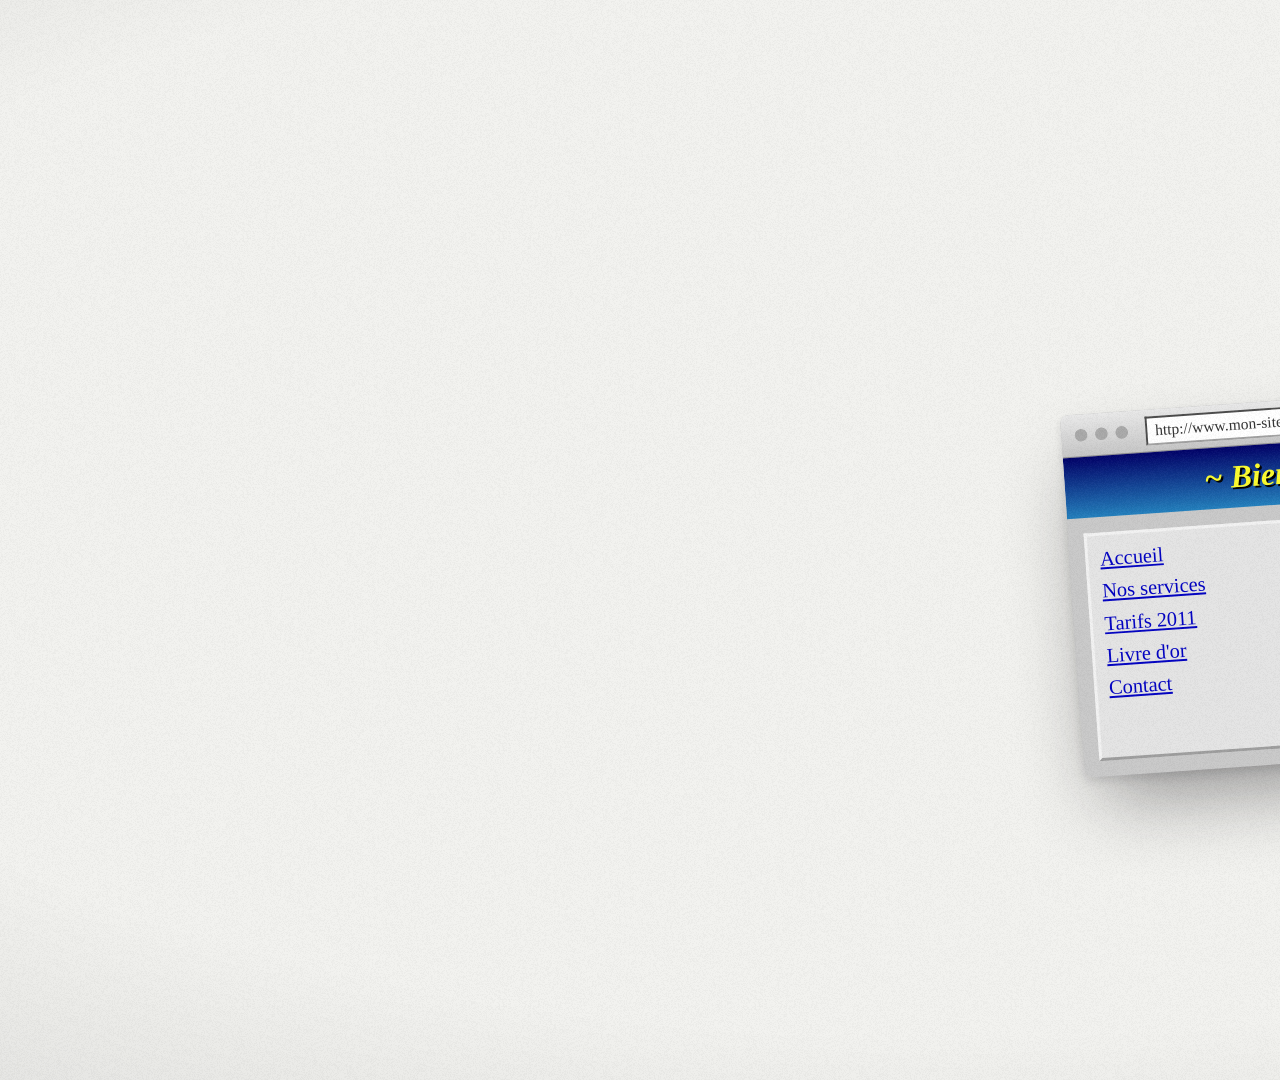
<file: video/video30.bak_ttc.html>
<!doctype html>
<html lang="fr"><head><meta charset="utf-8"><title>juicecraft — spot 15 s</title>
<link rel="preconnect" href="https://fonts.googleapis.com"><link rel="preconnect" href="https://fonts.gstatic.com" crossorigin>
<link rel="stylesheet" href="https://fonts.googleapis.com/css2?family=Mona+Sans:wdth,wght@75..125,200..900&family=Instrument+Sans:wdth,wght@75..100,400..700&family=Instrument+Serif:ital@0;1&family=Geist+Mono:wght@400;500&display=block">
<style>
:root{--paper:#F2F2EF;--ink:#131116;--ink2:#1C1A21;--orange:#FF5A1F;--mango:#FFB21A;--berry:#EE2A7B;--grape:#7B3FF2;--leaf:#1FA971;--mute:#65616C;
--juice:linear-gradient(100deg,#FFB21A 0%,#FF5A1F 34%,#EE2A7B 70%,#7B3FF2 100%);
--fd:"Mona Sans","Liberation Sans",sans-serif;--fb:"Instrument Sans","Liberation Sans",sans-serif;--fm:"Geist Mono","Liberation Mono",monospace;--fs:"Instrument Serif","Liberation Serif",serif}
*{box-sizing:border-box}
html,body{margin:0;background:#000;overflow:hidden}
#stage{position:relative;overflow:hidden;background:var(--paper);color:var(--ink);font-family:var(--fb);-webkit-font-smoothing:antialiased}
.layer{position:absolute;left:0;top:0;width:100%;height:100%}
.abs{position:absolute;left:0;top:0}
canvas.liq{position:absolute;left:0;top:0;width:100%;height:100%;pointer-events:none}
.kt{position:absolute;left:0;top:0;font-family:var(--fd);font-weight:800;font-stretch:92%;letter-spacing:-.045em;line-height:.94;white-space:nowrap}
.ln{display:block;overflow:hidden;padding:0 .08em .26em 0;margin-bottom:-.26em}
.ln>span{display:inline-block;will-change:transform;transform-origin:0 100%}
.grad{background:var(--juice);-webkit-background-clip:text;background-clip:text;color:transparent;padding-right:.04em}
.mono{font-family:var(--fm)}
/* ---------- S1 old site ---------- */
#old{position:absolute;left:0;top:0;border-radius:.8rem;overflow:hidden;background:#C9C9C9;box-shadow:0 .4rem 1rem rgba(19,17,22,.12),0 4rem 8rem -2rem rgba(19,17,22,.45);transform-origin:50% 50%}
#old .ob{height:4.4rem;display:flex;align-items:center;gap:.8rem;padding:0 1.4rem;background:linear-gradient(#E9E9E9,#C6C6C6);border-bottom:1px solid #8E8E8E}
#old .ob i{width:1.3rem;height:1.3rem;border-radius:50%;background:#A9A9A9;flex:none}
#old .ob span{margin-left:1rem;flex:1;background:#fff;border:2px inset #A0A0A0;font:1.6rem/2.6rem "Liberation Serif",serif;padding:0 .8rem;color:#333;white-space:nowrap;overflow:hidden}
.o-top{background:linear-gradient(#000080,#1084d0);color:#FF0;text-align:center;padding:1.5rem;font:italic 700 3.3rem/1 "Liberation Serif",serif;text-shadow:.2rem .2rem 0 #000}
.o-body{display:grid;grid-template-columns:30% 1fr;gap:1.4rem;padding:1.6rem;font:2.1rem/1.35 "Liberation Serif",serif;color:#000}
.o-nav{display:grid;gap:.5rem;align-content:start;background:#E4E4E4;border:3px outset #F2F2F2;padding:1rem 1.2rem}
.o-nav a,.o-main a{color:#0000EE;text-decoration:underline}
.o-main{background:#E4E4E4;border:3px outset #F2F2F2;padding:1.2rem 1.4rem;display:grid;gap:1.1rem;align-content:start}
.o-main b.t{font-size:3rem;font-family:"Liberation Serif",serif}
.o-stripe{background:repeating-linear-gradient(45deg,#FFD400 0 1.5rem,#111 1.5rem 3rem);color:#fff;text-shadow:0 0 .3rem #000,0 0 .3rem #000;font:700 1.9rem/1 "Liberation Sans",sans-serif;padding:.9rem;text-align:center;letter-spacing:.12em}
.o-row{display:flex;gap:1.2rem;align-items:center;flex-wrap:wrap}
.o-btn{padding:.3rem 1.4rem;border:3px outset #F2F2F2;background:#D8D8D8;font-size:1.9rem}
.o-count{padding:.2rem .7rem;background:#000;color:#0F0;font:1.9rem "Liberation Mono",monospace}
#sadrop{position:absolute;left:0;top:0;width:.2em;height:.27em;border-radius:50% 50% 50% 50%/62% 62% 38% 38%;background:#8A8692;box-shadow:inset 0 0 0 .012em #6E6A77;transform-origin:50% 0}
/* ---------- S2 press plates ---------- */
.plate{position:absolute;left:-4%;width:108%;background:linear-gradient(180deg,#2A2630,#17141B 55%,#0E0C11);overflow:hidden}
.plate::after{content:"";position:absolute;inset:0;background:repeating-linear-gradient(90deg,rgba(255,255,255,.018) 0 2px,transparent 2px 7px)}
#pt{border-bottom:.7rem solid var(--orange);box-shadow:0 1.6rem 4rem rgba(0,0,0,.45)}
#pb{border-top:.7rem solid var(--orange);box-shadow:0 -1.6rem 4rem rgba(0,0,0,.45)}
.plate .eng{position:absolute;right:9%;font:500 1.9rem/1 var(--fm);color:rgba(243,241,245,.32);letter-spacing:.42em;text-transform:uppercase;z-index:1}
.plate .bolt{position:absolute;width:2.4rem;height:2.4rem;border-radius:50%;background:radial-gradient(circle at 35% 35%,#4A4550,#1A171E 70%);box-shadow:inset 0 0 0 1px rgba(255,255,255,.06);z-index:1}
#pt .eng{bottom:3rem}#pb .eng{top:3rem}
#pt .bolt{bottom:2.6rem}#pb .bolt{top:2.6rem}
/* ---------- S3 wordmark ---------- */
#w3{position:absolute;inset:0;display:flex;align-items:center;justify-content:center;gap:2.4rem}
#w3 svg{flex:none}
.wm{font-family:var(--fd);font-weight:800;letter-spacing:-.055em;line-height:1;display:flex;white-space:nowrap}
.wm span{display:inline-block;transform-origin:50% 100%}
#flash{position:absolute;inset:0;background:#fff;pointer-events:none}
/* ---------- frame (S3 + S4) ---------- */
#fr{position:absolute;left:0;top:0;border-radius:2rem;background:#fff;overflow:hidden;display:flex;flex-direction:column;transform-origin:50% 50%;box-shadow:0 .2rem .4rem rgba(19,17,22,.06),0 2.4rem 4.8rem -1.2rem rgba(19,17,22,.22),0 7rem 12rem -4rem rgba(19,17,22,.4)}
.fbar{flex:none;height:4.6rem;display:flex;align-items:center;gap:.8rem;padding:0 1.6rem;background:#F4F3F1;border-bottom:1px solid rgba(19,17,22,.07)}
.fbar>i{flex:none;width:1.15rem;height:1.15rem;border-radius:50%}
.fbar>i:nth-child(1){background:#FF5F57}.fbar>i:nth-child(2){background:#FEBC2E}.fbar>i:nth-child(3){background:#28C840}
.url{flex:1;min-width:0;display:flex;align-items:center;justify-content:center;gap:.6rem;margin:0 1rem;height:2.8rem;border-radius:.8rem;background:#fff;font:500 1.45rem/1 var(--fm);color:#57545C;white-space:nowrap;overflow:hidden}
.url svg{width:1.3rem;height:1.3rem;flex:none;color:#A29EA7}
.url.secure svg{color:var(--leaf)}
.url.secure b{color:var(--leaf);font-weight:500}
.fbody{position:relative;flex:1;overflow:hidden;container-type:size;container-name:fb;isolation:isolate}
.pn{position:absolute;left:0;top:0;width:100%;height:100%;overflow:hidden;visibility:hidden}
.pshade{position:absolute;inset:0;background:#131116;pointer-events:none}
#pn0 img{width:100%;height:100%;object-fit:cover;object-position:50% 0;display:block}
.wipe{position:absolute;top:-6%;bottom:-6%;left:0;width:58%;background:var(--juice);z-index:20;visibility:hidden;border-radius:0 52% 52% 0/0 46% 46% 0;box-shadow:inset -3rem 0 5rem -2rem rgba(255,255,255,.25)}
/* pn1 — mini site, three identities */
#pn1{--s-bg:#FAF6EF;--s-fg:#2A2017;--s-mute:#8C7C69;--s-acc:#8E5428;--s-btn:#FAF6EF;--s-card:#F0E7D9;--s-tfont:var(--fs);--s-bfont:var(--fb);--s-tw:400;--s-ts:6.6cqw;--s-tt:none;--s-tls:-.01em;--s-r:99px;--s-ir:1.6cqw;--s-img:repeating-linear-gradient(96deg,#C99566 0 .7rem,#B98250 .7rem 1rem,#D3A475 1rem 1.7rem,#C08A58 1.7rem 2.1rem)}
#pn1[data-s="bold"]{--s-bg:#141217;--s-fg:#FFFFFF;--s-mute:#9E99A6;--s-acc:#FF5A1F;--s-btn:#141217;--s-card:#221F27;--s-tfont:var(--fd);--s-tw:900;--s-ts:7.4cqw;--s-tt:uppercase;--s-tls:-.05em;--s-r:.6rem;--s-ir:.6cqw;--s-img:radial-gradient(circle at 70% 35%,#FFB21A 0 18%,transparent 19%),linear-gradient(135deg,#FF5A1F,#EE2A7B 60%,#7B3FF2)}
#pn1[data-s="minimal"]{--s-bg:#FFFFFF;--s-fg:#111111;--s-mute:#8D8D8D;--s-acc:#111111;--s-btn:#FFFFFF;--s-card:#F4F4F4;--s-tfont:var(--fm);--s-bfont:var(--fm);--s-tw:500;--s-ts:4.7cqw;--s-tt:none;--s-tls:-.04em;--s-r:0;--s-ir:0;--s-img:repeating-linear-gradient(45deg,#E6E6E6 0 1px,#FAFAFA 1px .9rem)}
.ms{height:100%;background:var(--s-bg);color:var(--s-fg);font-family:var(--s-bfont);padding:3.4cqw 4.2cqw;display:grid;grid-template-rows:auto 1fr auto;gap:3.4cqw}
.ms-nav{display:flex;align-items:center;gap:3cqw;font-size:1.9cqw}
.ms-logo{font-family:var(--s-tfont);font-weight:var(--s-tw);font-size:3.1cqw;letter-spacing:var(--s-tls);text-transform:var(--s-tt)}
.ms-links{display:flex;gap:2.4cqw;margin-left:auto;color:var(--s-mute)}
.ms-btn{padding:1cqw 2.2cqw;border-radius:var(--s-r);background:var(--s-acc);color:var(--s-btn)}
.ms-hero{display:grid;grid-template-columns:1.1fr 1fr;gap:3.4cqw;min-height:0}
.ms-text{display:flex;flex-direction:column;justify-content:center;gap:2.2cqw;align-items:flex-start}
.ms-kicker{font-size:1.6cqw;letter-spacing:.14em;text-transform:uppercase;color:var(--s-acc)}
.ms-title{font-family:var(--s-tfont);font-weight:var(--s-tw);font-size:var(--s-ts);line-height:.98;letter-spacing:var(--s-tls);text-transform:var(--s-tt)}
.ms-cta{font-size:1.9cqw;padding:1.4cqw 2.6cqw;border-radius:var(--s-r);border:1px solid var(--s-fg)}
.ms-img{border-radius:var(--s-ir);background:var(--s-img);min-height:0}
.ms-cards{display:grid;grid-template-columns:1fr 1fr 1fr;gap:2cqw;font-size:1.8cqw}
.ms-cards span{display:grid;gap:1.4cqw;padding:1.8cqw;border-radius:calc(var(--s-ir)*.7);background:var(--s-card)}
.ms-cards i{display:block;height:5cqw;border-radius:calc(var(--s-ir)*.5);background:var(--s-img);opacity:.85}
/* pn2 — responsive site (reflows by container width) */
.rs{height:100%;background:#FBFBF9;display:flex;flex-direction:column;gap:2.4rem;padding:2.6rem 3rem}
.rs-nav{display:flex;align-items:center;gap:2.4rem;font-size:1.7rem}
.rs-logo{font-family:var(--fd);font-weight:800;font-size:2.5rem;letter-spacing:-.045em;white-space:nowrap}
.rs-links{display:flex;gap:2.2rem;margin-left:auto;color:#65616C;white-space:nowrap}
.rs-cta{padding:.9rem 1.8rem;border-radius:99px;background:#131116;color:#fff;font-size:1.5rem;font-weight:600;white-space:nowrap}
.rs-burger{display:none;margin-left:auto;width:3.8rem;height:3.8rem;border-radius:50%;background:#131116;position:relative;flex:none}
.rs-burger::before,.rs-burger::after{content:"";position:absolute;left:1.1rem;right:1.1rem;height:.22rem;background:#fff;border-radius:2px}
.rs-burger::before{top:1.5rem}.rs-burger::after{top:2.1rem}
.rs-hero{flex:1;min-height:0;display:grid;grid-template-columns:1.1fr 1fr;gap:2.6rem;align-items:center}
.rs-title{font-family:var(--fd);font-weight:800;font-size:4.8rem;line-height:.98;letter-spacing:-.045em}
.rs-p{font-size:1.65rem;color:#65616C;margin-top:1.4rem;line-height:1.4}
.rs-btn{display:inline-block;margin-top:2rem;padding:1.2rem 2.2rem;border-radius:99px;background:var(--orange);color:#131116;font-weight:600;font-size:1.6rem}
.rs-img{height:100%;min-height:12rem;border-radius:1.6rem;background:radial-gradient(circle at 72% 30%,#FFE08A 0 12%,transparent 13%),linear-gradient(150deg,#FFB21A,#FF5A1F 50%,#EE2A7B)}
.rs-cards{display:grid;grid-template-columns:repeat(3,1fr);gap:1.4rem}
.rs-cards span{padding:1.6rem 1.8rem;border-radius:1.4rem;background:#EFEDE8;font-weight:600;font-size:1.65rem;white-space:nowrap}
@container fb (max-width:700px){.rs-cards{grid-template-columns:1fr 1fr}.rs-cards span:last-child{display:none}.rs-title{font-size:4.2rem}.rs-links{display:none}.rs-burger{display:block}.rs-cta{margin-left:auto}.rs-burger{margin-left:0}}
@container fb (max-width:440px){.rs{padding:2rem 2rem;gap:1.6rem}.rs-cta{display:none}.rs-burger{margin-left:auto}.rs-hero{flex:none;display:flex;flex-direction:column;gap:1.6rem;align-items:stretch}.rs-img{order:-1;flex:none;height:17rem;min-height:0;aspect-ratio:auto}.rs-title{font-size:3.5rem}.rs-p{margin-top:1rem}.rs-btn{margin-top:1.4rem}.rs-cards{grid-template-columns:1fr}.rs-cards span:nth-child(n+2){display:none}}
/* pn3 — performance */
#pn3{background:#131116;color:#F3F1F5}
.gz{height:100%;display:flex;flex-direction:column;align-items:center;justify-content:center;gap:2.4cqh;padding:4cqh 6cqw}
.gwrap{position:relative;width:min(60cqw,80cqh)}
.gsvg{width:100%;display:block;overflow:visible}
.gbg{fill:none;stroke:rgba(243,241,245,.1);stroke-width:14;stroke-linecap:round}
.gfg{fill:none;stroke:url(#gg);stroke-width:14;stroke-linecap:round}
.gtick{stroke:rgba(243,241,245,.22);stroke-width:2}
.gnum{position:absolute;left:0;right:0;bottom:-2%;text-align:center;font-family:var(--fd);font-weight:800;letter-spacing:-.05em;line-height:1;font-variant-numeric:tabular-nums}
.gnum b{font-size:min(15cqw,22cqh)}
.glab{font:500 min(1.9cqw,2.8cqh)/1 var(--fm);letter-spacing:.16em;text-transform:uppercase;color:#A29EAA}
.gmet{display:grid;grid-template-columns:repeat(3,1fr);gap:2.4cqw;width:min(80cqw,110cqh);margin-top:1cqh}
.gmet div{display:grid;gap:1cqh;font-size:min(1.9cqw,2.7cqh);color:#A29EAA}
.gmet div b{color:#F3F1F5;font-weight:600;font-family:var(--fm);font-weight:500}
.gmet i{display:block;height:.8cqh;min-height:5px;border-radius:99px;background:rgba(243,241,245,.1);overflow:hidden}
.gmet em{display:block;height:100%;width:0;border-radius:inherit;background:var(--leaf)}
/* pn4 — security */
#pn4{background:#FBFBF9}
.lz{position:relative;height:100%;display:flex;flex-direction:column;align-items:center;justify-content:center;gap:4cqh}
.lkw{position:relative;display:grid;place-items:center}
.lring{position:absolute;width:30cqh;height:30cqh;border-radius:50%;border:.5rem solid var(--leaf);opacity:0}
.lk{height:36cqh;width:auto;overflow:visible}
.lpill{display:inline-flex;align-items:center;gap:1rem;padding:1.2rem 2.2rem;border-radius:99px;background:#F1F0EC;border:1px solid rgba(19,17,22,.1);font:500 min(2.4cqw,3.6cqh)/1 var(--fm);color:#65616C}
.lpill svg{width:1.8rem;height:1.8rem}
.lpill{position:relative;z-index:1}.lpill.on{color:#131116}.lpill.on svg{color:var(--leaf)}
.lcard{position:absolute;right:5cqw;bottom:6cqh;display:flex;align-items:center;gap:1.4rem;padding:1.4rem 2rem 1.4rem 1.4rem;border-radius:1.6rem;background:#fff;border:1px solid rgba(19,17,22,.08);box-shadow:0 2rem 4rem -1.8rem rgba(19,17,22,.4);font-size:1.7rem;line-height:1.25}
.lcard i{display:grid;place-items:center;width:4rem;height:4rem;border-radius:1.1rem;background:var(--grape);color:#fff;font-style:normal;font-weight:700}
.lcard b{display:block;font-weight:600}.lcard small{color:#65616C;font-size:1.45rem}
.port .lcard{right:12cqw;bottom:12cqh}
/* pn5 — search */
#pn5{background:#FFFFFF}
.sz{height:100%;display:flex;flex-direction:column;justify-content:center;gap:3.2cqh;padding:6cqh 6cqw}
.sbar{display:flex;align-items:center;gap:1.4rem;padding:1.6rem 2.4rem;border-radius:99px;border:1px solid #DEDCD7;box-shadow:0 .6rem 2rem -1rem rgba(19,17,22,.25);font-size:min(3.3cqw,5.2cqh);color:#131116}
.sbar svg{width:2.4rem;height:2.4rem;color:#8A8790;flex:none}
.caret{display:inline-block;width:2px;height:1.1em;background:#131116;margin-left:2px;vertical-align:-.15em}
.sres{display:grid;gap:.8rem;padding:2.4rem 2.8rem;border-radius:1.8rem;font-size:min(2.5cqw,3.9cqh);line-height:1.35}
.sres .u{font-family:var(--fm);font-size:.82em;color:#65616C}
.sres b{font-size:1.25em;color:#1A4FD6;font-weight:600}
.sres .d{color:#57545C}
#sr1{position:relative;background:#fff}
#sr1::before{content:"";position:absolute;inset:-3px;border-radius:2rem;padding:3px;background:var(--juice);-webkit-mask:linear-gradient(#000 0 0) content-box,linear-gradient(#000 0 0);-webkit-mask-composite:xor;mask-composite:exclude;opacity:var(--ring,0)}
.qw{display:inline-flex;align-items:center}
.fchips{display:flex;flex-wrap:wrap;gap:1rem}.fchips span{padding:.8rem 1.6rem;border-radius:99px;background:#E8F5EE;color:#17724B;font-weight:600}.fchips span::before{content:"✓ "}
.snote{margin:1cqh 0 0;font:500 min(1.7cqw,2.5cqh)/1.2 var(--fm);color:#8A8790;letter-spacing:.06em;text-transform:uppercase}
.sk i{display:block;height:1.8rem;border-radius:.6rem;background:#EEECE8}
.sk i:nth-child(1){width:28%;height:1.1rem}.sk i:nth-child(2){width:62%;height:1.8rem;background:#E3E1DC}.sk i:nth-child(3){width:84%}
/* badges */
.badge{position:absolute;left:0;top:0;display:flex;align-items:center;gap:1.2rem;padding:1.2rem 1.8rem 1.2rem 1.2rem;border-radius:1.6rem;background:rgba(251,251,249,.94);border:1px solid rgba(19,17,22,.08);box-shadow:0 2rem 4.4rem -1.8rem rgba(19,17,22,.45);font-size:1.75rem;line-height:1.25;white-space:nowrap;transform-origin:50% 50%}
.badge b{display:block;font-weight:600}
.badge small{display:block;color:#65616C;font-size:1.45rem}
.badge .bi{display:grid;place-items:center;width:3.8rem;height:3.8rem;border-radius:1.1rem;color:#fff;flex:none}
.badge .bi svg{width:2rem;height:2rem}
/* labels (S4) */
#lab{position:absolute;left:0;top:0}
.lkick{font:500 2.3rem/1 var(--fm);letter-spacing:.16em;text-transform:uppercase;color:var(--mute);display:flex;align-items:center;gap:1.2rem;white-space:nowrap}
.lkick::before{content:"";width:1.2rem;height:1.2rem;border-radius:50% 50% 50% 0;transform:rotate(-45deg);background:linear-gradient(135deg,#FFB21A,#FF5A1F)}
.lblock{position:absolute;left:0;top:0;font-family:var(--fd);font-weight:800;font-stretch:88%;letter-spacing:-.045em;line-height:.94;white-space:nowrap}
.segs{display:flex;gap:.9rem}
.segs i{display:block;width:6.4rem;height:.6rem;border-radius:99px;background:rgba(19,17,22,.12);overflow:hidden}
.segs b{display:block;height:100%;width:100%;background:var(--juice);transform-origin:0 50%;transform:scaleX(0)}
#ro{font:500 2.4rem/1 var(--fm);color:var(--ink);letter-spacing:.04em;white-space:nowrap;padding:1rem 1.6rem;border-radius:99px;background:#fff;border:1px solid rgba(19,17,22,.1);box-shadow:0 1rem 2.4rem -1.4rem rgba(19,17,22,.35);font-variant-numeric:tabular-nums}
/* ---------- S5 devices ---------- */
#dev{position:absolute;left:0;top:0;transform-style:preserve-3d}
#lap{position:absolute;left:0;top:0;transform-style:preserve-3d}
.lscr{position:absolute;left:0;top:0;border-radius:2.2rem;background:#0F0D12;padding:1.4rem;box-shadow:0 0 0 .2rem #2E2A33 inset,0 5rem 10rem -3rem rgba(19,17,22,.55)}
.lscr .vp{position:relative;width:100%;height:100%;border-radius:.8rem;overflow:hidden;background:#F2F2EF}
.lscr img,.pscr img{position:absolute;left:0;top:0;width:100%;display:block;will-change:transform}
.lbase{position:absolute;left:0;top:0;height:2.6rem;border-radius:0 0 2.4rem 2.4rem;background:linear-gradient(180deg,#D9D8D4,#B7B5B0 60%,#8F8D88);box-shadow:0 3rem 5rem -2rem rgba(19,17,22,.55)}
.lbase::before{content:"";position:absolute;left:50%;top:0;width:16%;height:.9rem;margin-left:-8%;border-radius:0 0 1rem 1rem;background:#A9A7A2}
#phone{position:absolute;left:0;top:0;border-radius:5.2rem;background:#0F0D12;padding:1.2rem;box-shadow:0 0 0 .25rem #34303A inset,0 5rem 9rem -2.5rem rgba(19,17,22,.6)}
.pscr{position:relative;width:100%;height:100%;border-radius:4rem;overflow:hidden;background:#F2F2EF}
.island{position:absolute;left:50%;top:2.2rem;width:9.4rem;height:2.8rem;margin-left:-4.7rem;border-radius:99px;background:#0F0D12;z-index:2}
.dshadow{position:absolute;left:0;top:0;border-radius:50%;background:radial-gradient(closest-side,rgba(19,17,22,.32),transparent);filter:blur(1.2rem)}
.rotw{position:relative;display:inline-block;vertical-align:bottom;height:1.1em;overflow:hidden;padding-bottom:.16em;margin-bottom:-.16em}
.rotw span{position:absolute;left:0;top:0;white-space:nowrap}
.rotbar{position:absolute;left:0;bottom:.02em;height:.1em;border-radius:99px;background:linear-gradient(100deg,#FFB21A,#FF5A1F);transform-origin:0 50%}
/* ---------- S6 end card ---------- */
#ink6{background:#131116}
#glow6{position:absolute;left:0;top:0;border-radius:50%;background:radial-gradient(closest-side,rgba(255,90,31,.26),rgba(238,42,123,.08) 60%,transparent)}
#s6 .wm{color:#F3F1F5}
#tag6{color:#B4B0BB;font-family:var(--fd);font-weight:600;font-stretch:96%;letter-spacing:-.03em;text-align:center}
#cta6{position:absolute;left:0;top:0;display:inline-flex;align-items:center;gap:1.6rem;padding:2rem 2.2rem 2rem 3.4rem;border-radius:99px;background:var(--orange);color:#131116;font:600 3.8rem/1 var(--fb);white-space:nowrap;transform-origin:50% 50%}
#cta6 i{display:grid;place-items:center;width:5.4rem;height:5.4rem;border-radius:50%;background:#131116;color:#F3F1F5;font-style:normal;font-size:2.6rem}
#sub6{font:500 2.1rem/1 var(--fm);letter-spacing:.14em;text-transform:uppercase;color:#7D7986;white-space:nowrap}
#url6{font:500 3.2rem/1 var(--fm);color:#F3F1F5;letter-spacing:.03em;white-space:nowrap}
#legal6{font:500 1.7rem/1.2 var(--fm);color:#8D8995;letter-spacing:.03em;white-space:nowrap}
/* concept: Ardoise */
.cs-a{background:#F3ECE1;color:#2C2118;font-family:var(--f-body)}
.c-nav{display:flex;align-items:center;gap:1.4em;padding:1.4em 1.8em;font-size:.85em}
.c-nav b{font-size:1.25em;margin-right:auto}
.cs-a .c-nav b,.cs-a .c-h,.cs-a .c-quote{font-family:var(--f-serif);font-weight:400}
.c-hero{padding:2em 1.8em 1.4em;display:grid;gap:.8em;justify-items:start}
.c-k{font-size:.7em;letter-spacing:.14em;text-transform:uppercase}
.c-h{font-size:3.1em;line-height:.98;letter-spacing:-.01em}
.c-btn{display:inline-block;padding:.7em 1.2em;border-radius:99px;font-size:.8em;font-weight:600}
.cs-a .c-k{color:#8E5428}.cs-a .c-btn{background:#2C2118;color:#F3ECE1}
.c-wood{height:24%;margin:0 1.8em;border-radius:.8em;background:repeating-linear-gradient(96deg,#C99566 0 7px,#B98250 7px 10px,#D3A475 10px 17px,#C08A58 17px 21px)}
.c-row{display:grid;grid-template-columns:repeat(3,1fr);gap:.7em;padding:1em 1.8em}
.c-row i{display:block;aspect-ratio:1;border-radius:.6em}
.cs-a .c-row i:nth-child(1){background:repeating-linear-gradient(80deg,#8C5A33 0 5px,#7A4C2A 5px 8px)}
.cs-a .c-row i:nth-child(2){background:repeating-linear-gradient(100deg,#D9B78F 0 6px,#CBA67B 6px 9px)}
.cs-a .c-row i:nth-child(3){background:repeating-linear-gradient(90deg,#A8754A 0 4px,#946540 4px 7px)}
.c-quote{margin:1.2em 1.8em;padding:1.6em;border-radius:.8em;background:#2C2118;color:#F3ECE1;font-size:1.5em;line-height:1.15}
.c-form{display:grid;gap:.6em;padding:1em 1.8em}
.c-form i{display:block;height:2.2em;border-radius:.5em;background:#fff;border:1px solid #E2D6C4}
.c-form i.big{height:5em}
.c-form .c-btn{justify-self:start}
.c-foot{margin-top:1.4em;padding:1.6em 1.8em;border-top:1px solid #E2D6C4;font-size:.75em;color:#8C7C69}
/* concept: Ondine */
.cs-o{background:#FCE8DF;color:#3B1F2B}
.cs-o .c-nav b{font-family:var(--f-display);font-weight:900;font-stretch:120%;letter-spacing:-.05em}
.o-banner{margin:0 1.8em;padding:.6em;border-radius:99px;background:#3B1F2B;color:#FCE8DF;text-align:center;font-size:.7em;letter-spacing:.12em;text-transform:uppercase}
.o-hero{padding:1.4em 1.8em;display:grid;grid-template-columns:1fr 1fr;gap:1em;align-items:center}
.o-hero .c-h{font-family:var(--f-display);font-weight:900;font-stretch:115%;font-size:3em;letter-spacing:-.05em;text-transform:uppercase;line-height:.9}
.o-blob{aspect-ratio:1;border-radius:46% 54% 38% 62%/52% 40% 60% 48%;background:linear-gradient(135deg,#FF8FA3,#FF5A1F)}
.o-grid{display:grid;grid-template-columns:repeat(2,1fr);gap:.9em;padding:1em 1.8em}
.o-p{display:grid;gap:.4em;font-size:.75em}
.o-p i{display:block;aspect-ratio:1/1.1;border-radius:.8em}
.o-p:nth-child(1) i{background:radial-gradient(circle at 50% 60%,#F4B860 0 30%,#F7D9C4 31%)}
.o-p:nth-child(2) i{background:radial-gradient(ellipse at 50% 55%,#7B3FF2 0 26%,#E9DDF9 27%)}
.o-p:nth-child(3) i{background:radial-gradient(circle at 50% 50%,#1FA971 0 22%,#D6EEDF 23%)}
.o-p:nth-child(4) i{background:radial-gradient(ellipse at 50% 60%,#EE2A7B 0 28%,#F9D3E1 29%)}
.o-p b{display:flex;justify-content:space-between}
.cs-o .c-btn{background:#3B1F2B;color:#FCE8DF}
.cs-o .c-foot{border-color:#F2CFC0;color:#A0707F}
/* concept: Vallès */
.cs-v{background:#12203B;color:#EDE6D6}
.cs-v .c-nav b,.cs-v .c-h{font-family:var(--f-serif);font-weight:400}
.cs-v .c-k{color:#C9A15B}
.cs-v .c-btn{background:#C9A15B;color:#12203B}
.v-dom{display:grid;gap:0;padding:1em 1.8em}
.v-dom span{display:flex;justify-content:space-between;padding:.9em 0;border-bottom:1px solid rgba(237,230,214,.15);font-size:.9em}
.v-dom span::after{content:"→";color:#C9A15B}
.v-rdv{margin:1em 1.8em;padding:1.2em;border-radius:.8em;background:#EDE6D6;color:#12203B;display:grid;gap:.7em}
.v-rdv b{font-family:var(--f-serif);font-weight:400;font-size:1.4em}
.v-slots{display:grid;grid-template-columns:repeat(3,1fr);gap:.5em;font-family:var(--f-mono);font-size:.75em}
.v-slots span{padding:.6em;border:1px solid #C9B98F;border-radius:.4em;text-align:center}
.v-slots span:nth-child(2){background:#12203B;color:#EDE6D6;border-color:#12203B}
.cs-v .c-foot{border-color:rgba(237,230,214,.15);color:#8D96AB}
/* concept: Comptoir */
.cs-c{background:#1E3A2F;color:#F2E9D8}
.cs-c .c-nav b{font-family:var(--f-display);font-weight:800;font-stretch:80%;text-transform:uppercase;letter-spacing:.02em}
.cs-c .c-h{font-family:var(--f-display);font-weight:800;font-stretch:78%;text-transform:uppercase;letter-spacing:-.01em;font-size:3.6em;line-height:.9}
.cs-c .c-h em{font-style:normal;color:#FF8A3D}
.cs-c .c-btn{background:#FF8A3D;color:#1E3A2F}
.c-photo{height:22%;margin:0 1.8em;border-radius:.8em;background:radial-gradient(circle at 30% 50%,#E8B04A 0 14%,transparent 15%),radial-gradient(circle at 62% 46%,#C2452D 0 18%,transparent 19%),radial-gradient(circle at 80% 62%,#8DB255 0 10%,transparent 11%),#2C4A3D}
.menu-l{padding:1.2em 1.8em;display:grid;gap:.1em}
.menu-l p{font-family:var(--f-serif);font-style:italic;font-size:1.3em;color:#FF8A3D;margin-bottom:.4em}
.menu-l span{display:flex;gap:.6em;padding:.55em 0;font-size:.85em;border-bottom:1px dotted rgba(242,233,216,.25)}
.menu-l span b{margin-left:auto;font-family:var(--f-mono);font-weight:500}
.cs-c .c-foot{border-color:rgba(242,233,216,.15);color:#9CB0A6}


:root{--f-display:var(--fd);--f-body:var(--fb);--f-mono:var(--fm);--f-serif:var(--fs)}
.cp{background:#F2F2EF}
.cp .cs{position:absolute;left:0;right:0;top:0;min-height:100%;font-size:2.9cqw}
#chips7{display:none;margin-top:3rem}
.cr7{display:flex;flex-wrap:wrap;gap:1rem}
.cr7 span{padding:.9rem 1.8rem;border-radius:99px;border:1px solid rgba(19,17,22,.16);font:500 2.1rem/1 var(--fm);color:#65616C;background:rgba(251,251,249,.75)}
.cr7 span.on{background:#131116;color:#F3F1F5;border-color:#131116}
#cn7{font:500 2rem/1.2 var(--fm);color:#6A6672;letter-spacing:.05em;white-space:nowrap}
/* S8 méthode */
#s8{background:#131116;color:#F3F1F5}
.gl8{position:absolute;inset:0;background:radial-gradient(55% 60% at 82% 18%,rgba(255,90,31,.2),transparent 70%),radial-gradient(50% 50% at 8% 92%,rgba(123,63,242,.18),transparent 70%)}
.lkick.dk{color:#A29EAA}
#s8h{color:#F3F1F5}
.st8{position:absolute;left:0;top:0;display:flex;align-items:center;gap:2.4rem;white-space:nowrap}
.nd8{display:grid;place-items:center;width:6.4rem;height:6.4rem;border-radius:50%;font:500 2.2rem/1 var(--fm);border:.28rem solid #3A3542;color:#A29EAA;background:#131116;flex:none;position:relative;z-index:2}
.st8.on .nd8{background:linear-gradient(135deg,#FFB21A,#FF5A1F 55%,#EE2A7B);border-color:transparent;color:#131116}
.tx8 b{display:block;font:800 6.2rem/1 var(--fd);letter-spacing:-.045em;font-stretch:94%;color:#F3F1F5}
.port .nd8{width:7.6rem;height:7.6rem;font-size:2.6rem}
.port .tx8 b{font-size:7.2rem}
.port .tx8 small{font-size:2.4rem}
.tx8 small{display:block;margin-top:.7rem;font:500 2.1rem/1.2 var(--fm);color:#A29EAA;letter-spacing:.02em}
.tube8{position:absolute;left:0;top:0;width:1.2rem;border-radius:99px;background:#2B2731;overflow:hidden;z-index:1}
.tube8 span{position:absolute;inset:0;background:linear-gradient(180deg,#FFB21A,#FF5A1F 40%,#EE2A7B 75%,#7B3FF2);transform-origin:50% 0;transform:scaleY(0);border-radius:inherit}
#s8ok{position:absolute;left:0;top:0;display:flex;align-items:center;gap:1.2rem;padding:1.5rem 2.4rem 1.5rem 1.8rem;border-radius:99px;background:#1FA971;color:#fff;font:600 2.8rem/1 var(--fb);white-space:nowrap;transform-origin:0 50%}
#s8ok svg{width:3rem;height:3rem}
/* S9 offres */
@property --ang{syntax:"<angle>";initial-value:0deg;inherits:true}
.pl9{position:absolute;left:0;top:0;display:flex;flex-direction:column;gap:1.8rem;padding:3.4rem 3.2rem;border-radius:3rem;background:#FBFBF9;border:1px solid rgba(19,17,22,.1);box-shadow:0 .2rem .4rem rgba(19,17,22,.05),0 3rem 6rem -2rem rgba(19,17,22,.28);color:#131116}
.pl9.feat{background:#1C1A21;color:#F3F1F5;border-color:transparent;isolation:isolate}
.pl9.feat::before{content:"";position:absolute;inset:-.35rem;border-radius:3.35rem;padding:.35rem;background:conic-gradient(from var(--ang),#FFB21A,#FF5A1F,#EE2A7B,#7B3FF2,#FFB21A);-webkit-mask:linear-gradient(#000 0 0) content-box,linear-gradient(#000 0 0);-webkit-mask-composite:xor;mask-composite:exclude;z-index:-1}
.hd9{display:grid;gap:1rem}
.pk9{font:500 2rem/1 var(--fm);letter-spacing:.12em;text-transform:uppercase;color:#65616C}
.pl9.feat .pk9{color:#A29EAA}
.pt9{font:800 6.4rem/1 var(--fd);letter-spacing:-.045em;font-stretch:94%}
.pp9{font:700 3.2rem/1 var(--fd);letter-spacing:-.03em;background:linear-gradient(100deg,#FFB21A,#FF5A1F 50%,#EE2A7B);-webkit-background-clip:text;background-clip:text;color:transparent;width:max-content}
.pp9 em{font-style:normal;font-size:.55em;font-weight:600;letter-spacing:0;margin-left:.25em;opacity:.9}
.ps9{font:500 1.7rem/1.2 var(--fm);letter-spacing:.02em;color:#65616C}
.pl9.feat .ps9{color:#A29EAA}
.pl9 ul{list-style:none;margin:0;padding:0;display:grid;gap:1.1rem;font:500 2.5rem/1.25 var(--fb)}
.pl9 li{display:flex;gap:1rem}
.pl9 li::before{content:"✓";color:#FF5A1F;font-weight:700;flex:none}
.rc9{position:absolute;right:2.6rem;top:-1.5rem;padding:.8rem 1.6rem;border-radius:99px;background:linear-gradient(100deg,#FFB21A,#FF5A1F);color:#131116;font:600 1.8rem/1 var(--fm);letter-spacing:.06em;text-transform:uppercase}
.pl9.p{flex-direction:row;align-items:center;gap:2.4rem;padding:2.4rem 3rem}
.pl9.p .hd9{flex:none;width:40%}
.pl9.p .pt9{font-size:5.4rem}
.pl9.p ul{flex:1;font-size:2.2rem;gap:.8rem}
#s9note{position:absolute;left:0;top:0;display:flex;align-items:center;gap:1.4rem;padding:1.1rem 2.6rem 1.1rem 1.1rem;border-radius:99px;background:rgba(251,251,249,.94);box-shadow:0 1.6rem 3.6rem -1.6rem rgba(19,17,22,.35);font:600 3.2rem/1 var(--fb);color:#131116;white-space:nowrap}
#s9note i{display:grid;place-items:center;width:4.4rem;height:4.4rem;border-radius:50%;background:#1FA971;color:#fff;font-style:normal;font-size:2.4rem}

/* ---------- finishing ---------- */
#vig{position:absolute;inset:0;pointer-events:none;background:radial-gradient(120% 90% at 50% 45%,transparent 55%,rgba(19,17,22,.16))}
#grain{position:absolute;left:-50%;top:-50%;width:200%;height:200%;pointer-events:none;opacity:.055}
</style></head>
<body>
<svg width="0" height="0" style="position:absolute" aria-hidden="true"><defs>
  <linearGradient id="jg" x1="0" y1="0" x2="1" y2="1"><stop offset="0" stop-color="#FFB21A"/><stop offset=".45" stop-color="#FF5A1F"/><stop offset="1" stop-color="#EE2A7B"/></linearGradient>
  <linearGradient id="gg" x1="0" y1="0" x2="1" y2="0"><stop offset="0" stop-color="#FFB21A"/><stop offset=".55" stop-color="#FF5A1F"/><stop offset="1" stop-color="#EE2A7B"/></linearGradient>
  <symbol id="drop" viewBox="0 0 32 32"><path fill="url(#jg)" d="M16 2.5S6.5 12.6 6.5 19.4a9.5 9.5 0 0 0 19 0C25.5 12.6 16 2.5 16 2.5Z"/><path fill="#fff" fill-opacity=".8" d="M11.2 19.6c.2-2.6 1.6-5 3.1-6.8.4-.5-.2-1-.7-.7-2 1.8-3.6 4.5-3.8 7.3-.1 1 1.3 1.2 1.4.2Z"/></symbol>
  <symbol id="dropInk" viewBox="0 0 32 32"><path fill="#131116" d="M16 2.5S6.5 12.6 6.5 19.4a9.5 9.5 0 0 0 19 0C25.5 12.6 16 2.5 16 2.5Z"/><path fill="#F2F2EF" fill-opacity=".85" d="M11.2 19.6c.2-2.6 1.6-5 3.1-6.8.4-.5-.2-1-.7-.7-2 1.8-3.6 4.5-3.8 7.3-.1 1 1.3 1.2 1.4.2Z"/></symbol>
  <symbol id="lock" viewBox="0 0 16 16"><rect x="3" y="7" width="10" height="7" rx="2" fill="currentColor"/><path d="M5.5 7V5a2.5 2.5 0 0 1 5 0v2" fill="none" stroke="currentColor" stroke-width="1.6"/></symbol>
  <symbol id="chk" viewBox="0 0 20 20"><path d="M5 10.5l3.2 3.2L15 6.5" fill="none" stroke="currentColor" stroke-width="2.4" stroke-linecap="round" stroke-linejoin="round"/></symbol>
</defs></svg>

<div id="stage">
  <div id="bg" class="layer" style="background:#F2F2EF"></div>

  <!-- S3/S4: frame, caption, badges, labels -->
  <div id="s34" class="layer" style="z-index:3;perspective:2400px">
    <div id="cap3" class="kt"></div>
    <div id="lab">
      <div class="lkick" id="labk">01 — Design</div>
      <div id="labs"></div>
      <div class="segs" id="segs"><i><b></b></i><i><b></b></i><i><b></b></i><i><b></b></i><i><b></b></i></div>
      <div id="chips7"><div class="cr7"><span>Menuiserie</span><span>Boutique</span><span>Cabinet</span><span>Restaurant</span></div></div>
    </div>
    <div id="fr">
      <div class="fbar"><i></i><i></i><i></i><div class="url" id="url"><svg><use href="#lock"/></svg><span id="urlt">votre-site.fr</span></div></div>
      <div class="fbody" id="fbody">
        <div class="pn" id="pn0"><img src="shots/desk_hero.jpg" alt=""></div>
        <div class="pn" id="pn1" data-s="elegant"><div class="ms">
          <div class="ms-nav"><b class="ms-logo">Ardoise</b><span class="ms-links"><span>Atelier</span><span>Projets</span><span>Contact</span></span><span class="ms-btn">Devis</span></div>
          <div class="ms-hero"><div class="ms-text"><span class="ms-kicker">Menuiserie sur mesure</span><b class="ms-title">Le bois, travaillé à la main.</b><span class="ms-cta">Demander un devis →</span></div><div class="ms-img"></div></div>
          <div class="ms-cards"><span><i></i>Cuisines</span><span><i></i>Escaliers</span><span><i></i>Dressings</span></div>
        </div></div>
        <div class="pn" id="pn2"><div class="rs">
          <div class="rs-nav"><b class="rs-logo">Rivière</b><span class="rs-links"><span>Chambres</span><span>Tarifs</span><span>Accès</span></span><span class="rs-cta">Réserver</span><span class="rs-burger"></span></div>
          <div class="rs-hero"><div><div class="rs-title">Des chambres au calme, face à la rivière.</div><p class="rs-p">Maison d’hôtes · 4 chambres · jardin</p><span class="rs-btn">Voir les disponibilités</span></div><div class="rs-img"></div></div>
          <div class="rs-cards"><span>Petit-déjeuner</span><span>Jardin</span><span>Parking</span></div>
        </div></div>
        <div class="pn" id="pn3"><div class="gz">
          <div class="gwrap"><svg class="gsvg" viewBox="0 0 240 132"><path class="gbg" d="M20 120 A100 100 0 0 1 220 120"/><path class="gfg" id="gfg" d="M20 120 A100 100 0 0 1 220 120" pathLength="100" stroke-dasharray="100" stroke-dashoffset="100"/></svg><div class="gnum"><b id="gnum">0</b></div></div>
          <div class="glab">Score visé : 90+ · exemple illustratif</div>
          <div class="gmet"><div><span>Chargement</span><i><em id="gm1"></em></i></div><div><span>Stabilité</span><i><em id="gm2"></em></i></div><div><span>Accessibilité</span><i><em id="gm3"></em></i></div></div>
        </div></div>
        <div class="pn" id="pn4"><div class="lz">
          <div class="lkw"><div class="lring" id="lring"></div>
            <svg class="lk" viewBox="0 -14 64 90"><path id="shk" d="M16 34V22a16 16 0 0 1 32 0v12" fill="none" stroke="#2B2731" stroke-width="6.5" stroke-linecap="round"/><rect id="lbody" x="6" y="32" width="52" height="40" rx="11" fill="#2B2731"/><circle cx="32" cy="50" r="5" fill="#F2F2EF"/><rect x="30" y="52" width="4" height="9" rx="2" fill="#F2F2EF"/></svg></div>
          <div class="lpill" id="lpill"><svg><use href="#lock"/></svg><span>https://votre-site.fr</span></div>
          <div class="lcard" id="lcard"><i><svg width="20" height="20"><use href="#chk"/></svg></i><span><b>Connexion chiffrée</b><small>Certificat HTTPS actif</small></span></div>
        </div></div>
        <div class="pn" id="pn5"><div class="sz">
          <div class="sbar"><svg viewBox="0 0 24 24" fill="none" stroke="currentColor" stroke-width="2.2" stroke-linecap="round"><circle cx="11" cy="11" r="6.5"/><path d="m16 16 4.5 4.5"/></svg><span class="qw"><span id="sq"></span><i class="caret" id="caret"></i></span></div>
          <div class="sres" id="sr1"><span class="u">ardoise-menuiserie.fr</span><b>Atelier Ardoise · Menuiserie sur mesure</b><span class="d">Cuisines, escaliers et dressings fabriqués à la main. Devis détaillé.</span></div>
          <div class="sres" id="sr2"><div class="fchips"><span>Structure</span><span>Balises</span><span>Vitesse</span><span>Plan du site</span></div><span class="d">Les fondations techniques sont incluses dans chaque site.</span></div>
          <p class="snote" id="sr3">Illustration · aucun classement garanti</p>
        </div></div>
        <div class="pn cp" id="pn6"><div class="cs cs-a" aria-hidden="true">
            <div class="c-nav"><b>Ardoise</b><span>Atelier</span><span>Projets</span><span>Devis</span></div>
            <div class="c-hero"><span class="c-k">Menuiserie sur mesure</span><span class="c-h">Le bois, travaillé à la main.</span><span class="c-btn">Demander un devis</span></div>
            <div class="c-wood"></div>
            <div class="c-row"><i></i><i></i><i></i></div>
            <div class="c-quote">« Chaque pièce est dessinée pour la maison qui l'accueille. »</div>
            <div class="c-form"><i></i><i></i><i class="big"></i><span class="c-btn">Envoyer ma demande</span></div>
            <div class="c-foot">Atelier Ardoise · Menuiserie et agencement</div>
          </div></div>
        <div class="pn cp" id="pn7"><div class="cs cs-o" aria-hidden="true">
            <div class="c-nav"><b>ondine</b><span>Boutique</span><span>Univers</span><span>Panier (2)</span></div>
            <div class="o-banner">Nouvelle collection · pièces uniques</div>
            <div class="o-hero"><span class="c-h">Fait main, fait pour durer</span><div class="o-blob"></div></div>
            <div class="o-grid">
              <div class="o-p"><i></i><b><span>Vase Sable</span><span>48 €</span></b></div>
              <div class="o-p"><i></i><b><span>Bol Iris</span><span>32 €</span></b></div>
              <div class="o-p"><i></i><b><span>Tasse Fougère</span><span>24 €</span></b></div>
              <div class="o-p"><i></i><b><span>Coupe Pivoine</span><span>56 €</span></b></div>
            </div>
            <div class="c-hero"><span class="c-btn">Voir toute la boutique</span></div>
            <div class="c-foot">Maison Ondine · Céramiques de créatrice</div>
          </div></div>
        <div class="pn cp" id="pn8"><div class="cs cs-v" aria-hidden="true">
            <div class="c-nav"><b>Vallès &amp; Associés</b><span>Expertises</span><span>Cabinet</span></div>
            <div class="c-hero"><span class="c-k">Cabinet d'avocats</span><span class="c-h">Défendre vos intérêts, avec clarté.</span><span class="c-btn">Prendre rendez-vous</span></div>
            <div class="v-dom"><span>Droit des affaires</span><span>Droit du travail</span><span>Droit immobilier</span><span>Médiation</span></div>
            <div class="v-rdv"><b>Premier rendez-vous</b><div class="v-slots"><span>Lun 09:30</span><span>Mar 14:00</span><span>Jeu 11:00</span></div></div>
            <div class="c-foot">Vallès &amp; Associés · Avocats au barreau</div>
          </div></div>
        <div class="pn cp" id="pn9"><div class="cs cs-c" aria-hidden="true">
            <div class="c-nav"><b>Comptoir Sauvage</b><span>Carte</span><span>Réserver</span></div>
            <div class="c-hero"><span class="c-h">Cuisine de <em>saison</em>, vins vivants.</span><span class="c-btn">Réserver une table</span></div>
            <div class="c-photo"></div>
            <div class="menu-l"><p>La carte du moment</p><span>Burrata, tomates anciennes<b>14</b></span><span>Lieu jaune, beurre blanc<b>26</b></span><span>Pigeon rôti, betteraves<b>29</b></span><span>Tarte fine aux figues<b>11</b></span></div>
            <div class="c-foot">Le Comptoir Sauvage · Bistrot de quartier</div>
          </div></div>
        <div class="wipe" id="wipe"></div>
      </div>
    </div>
    <div class="badge" id="bd1"><span class="bi" style="background:#1FA971"><svg><use href="#chk"/></svg></span><span><b>Formulaire reçu</b><small>Nouvelle demande de devis</small></span></div>
    <div class="badge" id="bd2"><span class="bi" style="background:#131116"><svg viewBox="0 0 20 20"><circle cx="10" cy="10" r="4.2" fill="#1FA971"/></svg></span><span><b>Site en ligne</b><small>votre-site.fr</small></span></div>
    <div class="badge" id="bd3"><span class="bi" style="background:#7B3FF2"><svg><use href="#lock"/></svg></span><span><b>Paiement sécurisé</b><small>Transaction validée</small></span></div>
    <div id="ro" class="abs">1440 px</div>
    <div id="cn7" class="abs" style="visibility:hidden">Concepts de démonstration · aucun client réel</div>
  </div>

  <!-- S5: devices + headline -->
  <div id="s5" class="layer" style="z-index:3;perspective:2600px">
    <div id="h5" class="kt">
      <div class="ln"><span>Votre <span class="rotw" id="rotw"><span>commerce</span><span>atelier</span><span>cabinet</span><span>restaurant</span><i class="rotbar" id="rotbar"></i></span></span></div>
      <div class="ln"><span>mérite un site</span></div>
      <div class="ln"><span>qui a du <b class="grad" id="jus5" style="display:inline-block;transform-origin:50% 90%;font-weight:inherit">jus</b>.</span></div>
    </div>
    <div class="dshadow" id="dsh"></div>
    <div id="dev">
      <div id="lap"><div class="lscr" id="lscr"><div class="vp"><img id="limg" src="shots/desk_long2.jpg" alt=""></div></div><div class="lbase" id="lbase"></div></div>
      <div id="phone"><div class="pscr"><img id="pimg" src="shots/mob_long.jpg" alt=""><i class="island"></i></div></div>
    </div>
  </div>

  <!-- S8 méthode -->
  <div id="s8" class="layer" style="z-index:3;visibility:hidden">
    <div class="gl8"></div>
    <div id="s8k" class="lkick dk" style="position:absolute;left:0;top:0">07 — Méthode</div>
    <div id="s8h" class="kt"><div class="ln"><span>De l’idée à la</span></div><div class="ln"><span><b class="grad" style="font-weight:inherit">mise en ligne.</b></span></div></div>
    <div id="s8ok"><svg viewBox="0 0 20 20"><use href="#chk"/></svg>Site en ligne</div>
  </div>
  <!-- S9 offres -->
  <div id="s9" class="layer" style="z-index:3;visibility:hidden">
    <div id="s9k" class="lkick" style="position:absolute;left:0;top:0">08 — Offres</div>
    <div id="s9h" class="kt"><div class="ln"><span>Des offres <b class="grad" style="font-weight:inherit">claires.</b></span></div></div>
    <div class="pl9" id="pl1"><div class="hd9"><span class="pk9">Site vitrine</span><b class="pt9">Essentielle</b><span class="pp9">49 €<em>/mois</em></span><small class="ps9">TTC · + 290 € de mise en place</small></div><ul><li>Design moderne et professionnel</li><li>Responsive, du mobile à l’ordinateur</li><li>Formulaire de contact, bases SEO</li></ul></div>
    <div class="pl9 feat" id="pl2"><span class="rc9">Recommandée</span><div class="hd9"><span class="pk9">Site vitrine</span><b class="pt9">Premium</b><span class="pp9">89 €<em>/mois</em></span><small class="ps9">TTC · + 590 € de mise en place</small></div><ul><li>Animations et micro-interactions</li><li>Vitesse optimisée, SEO renforcé</li><li>Accompagnement après livraison</li></ul></div>
    <div class="pl9" id="pl3"><div class="hd9"><span class="pk9">Projet spécifique</span><b class="pt9">Sur mesure</b><span class="pp9">149 €<em>/mois</em></span><small class="ps9">TTC · mise en place sur devis</small></div><ul><li>Conçu pour votre besoin</li><li>E-commerce, réservation, espace client</li><li>Fonctionnalités à votre mesure</li></ul></div>
    <div id="s9note"><i>✓</i>Prix clairs, affichés TTC.</div>
  </div>

  <!-- S1: hook -->
  <div id="s1" class="layer" style="z-index:4">
    <div id="t1" class="kt">
      <div class="ln"><span>Votre site</span></div>
      <div class="ln"><span>manque de</span></div>
      <div class="ln"><span id="jus1" style="position:relative">jus&#8239;?<i id="sadrop"></i></span></div>
    </div>
    <div id="old">
      <div class="ob"><i></i><i></i><i></i><span>http://www.mon-site-perso.example/accueil.htm</span></div>
      <div class="o-top">~ Bienvenue sur notre site !!! ~</div>
      <div class="o-body">
        <div class="o-nav"><a>Accueil</a><a>Nos services</a><a>Tarifs 2011</a><a>Livre d'or</a><a>Contact</a></div>
        <div class="o-main"><b class="t">Mon Entreprise</b><span>Site en construction. Cliquez <a>ICI</a> pour voir les photos (chargement long).</span><div class="o-stripe">EN CONSTRUCTION</div><div class="o-row"><span class="o-btn">Envoyer</span><span class="o-count">Visiteurs : <b id="cnt">001337</b></span></div></div>
      </div>
    </div>
  </div>
  <div id="plates" class="layer" style="z-index:6">
    <div class="plate" id="pt"><span class="bolt" style="left:8%"></span><span class="bolt" style="left:30%"></span><span class="eng">juicecraft · presse à jus</span></div>
    <div class="plate" id="pb"><span class="bolt" style="left:8%"></span><span class="bolt" style="left:30%"></span><span class="eng">pression 100&#8239;%</span></div>
  </div>

  <canvas class="liq" id="liqB" style="z-index:2"></canvas>
  <canvas class="liq" id="liqF" style="z-index:5"></canvas>

  <div id="w3" style="z-index:9"><svg id="w3d"><use href="#dropInk"/></svg><div class="wm" id="w3w"></div></div>

  <div id="ink6" class="layer" style="z-index:11"></div>
  <div id="s6" class="layer" style="z-index:13">
    <div id="glow6"></div>
    <div id="lock6" class="abs" style="display:flex;align-items:center"><svg id="d6"><use href="#drop"/></svg><div class="wm" id="wm6"></div></div>
    <div id="tag6" class="kt"><div class="ln"><span>Des sites qui ont du <b class="grad" style="font-weight:inherit">jus</b>.</span></div></div>
    <div id="cta6"><span>Demander un devis</span><i>→</i></div>
    <div id="sub6" class="abs">Sites vitrines · E-commerce · Sur mesure</div>
    <div id="url6" class="abs"></div>
    <div id="legal6" class="abs">Démonstrations et exemples fictifs, à titre d’illustration.</div>
  </div>

  <div id="flash" style="z-index:8;opacity:0"></div>
  <div id="vig" style="z-index:29"></div>
  <div id="grain" style="z-index:30"></div>
</div>

<script>
"use strict";
const Q = new URLSearchParams(location.search);
const W = +(Q.get("w") || 1920), H = +(Q.get("h") || 1080);
const LAND = W / H > 1.2;
if (W / H <= 1.2) document.body.classList.add("port");
const U = Math.min(W, H) / 1080;
const URLTXT = Q.get("url") || "";
document.documentElement.style.fontSize = (10 * U) + "px";
const $ = id => document.getElementById(id);
const stage = $("stage"); stage.style.width = W + "px"; stage.style.height = H + "px";

/* ---------- math ---------- */
const cl = (x, a = 0, b = 1) => Math.min(b, Math.max(a, x));
const P = (t, a, b) => cl((t - a) / (b - a));
const lerp = (a, b, k) => a + (b - a) * k;
const E = {
  lin: x => x,
  outExpo: x => x >= 1 ? 1 : 1 - Math.pow(2, -10 * x),
  inExpo: x => x <= 0 ? 0 : Math.pow(2, 10 * x - 10),
  inOutExpo: x => x <= 0 ? 0 : x >= 1 ? 1 : x < .5 ? Math.pow(2, 20 * x - 10) / 2 : (2 - Math.pow(2, -20 * x + 10)) / 2,
  outCubic: x => 1 - Math.pow(1 - x, 3), inCubic: x => x * x * x,
  inOutCubic: x => x < .5 ? 4 * x * x * x : 1 - Math.pow(-2 * x + 2, 3) / 2,
  outQuart: x => 1 - Math.pow(1 - x, 4), inQuad: x => x * x,
  inOutSine: x => -(Math.cos(Math.PI * x) - 1) / 2,
  outBack: (x, s = 1.70158) => { const c = s + 1; return 1 + c * Math.pow(x - 1, 3) + s * Math.pow(x - 1, 2); },
};
const rng = seed => () => { seed |= 0; seed = seed + 0x6D2B79F5 | 0; let t = Math.imul(seed ^ seed >>> 15, 1 | seed); t = t + Math.imul(t ^ t >>> 7, 61 | t) ^ t; return ((t ^ t >>> 14) >>> 0) / 4294967296; };
const vis = (el, on) => { el.style.visibility = on ? "inherit" : "hidden"; };
const shake = (t, t0, amp, dec = 9) => { if (t < t0) return [0, 0]; const d = t - t0, a = amp * Math.exp(-dec * d); return [a * Math.sin(d * 2 * Math.PI * 17), a * .7 * Math.cos(d * 2 * Math.PI * 13)]; };

/* ---------- layout ---------- */
const G = LAND ? {
  t1: { x: 140 * U, cy: H * .5, fs: 182 * U },
  card: { cx: W * .74, cy: H * .53, w: 720 * U },
  fr3: { cx: W / 2, cy: H * .565, w: 1150 * U },
  cap3: { fs: 70 * U, y: H * .095, lines: ["Studio de création de sites internet."] },
  fr4: { cx: W * .705, cy: H * .5, w: 930 * U, h: 620 * U },
  lab: { x: 140 * U, cy: H * .5, fs: 112 * U },
  wm3: 205 * U, d3: 170 * U,
  dev: { cx: W * .67, cy: H * .515, scr: 880 * U, ph: 245 * U },
  h5: { x: 140 * U, cy: H * .5, fs: 92 * U },
  s6: { cy: H * .39, wm: 215 * U, d: 182 * U, tag: 64 * U },
} : {
  t1: { x: 80 * U, top: H * .11, fs: 168 * U },
  card: { cx: W / 2, cy: H * .655, w: 920 * U },
  fr3: { cx: W / 2, cy: H * .57, w: 990 * U },
  cap3: { fs: 92 * U, y: H * .17, lines: ["Studio de création", "de sites internet."] },
  fr4: { cx: W / 2, cy: H * .53, w: 940 * U, h: 760 * U },
  lab: { x: 90 * U, top: H * .1, fs: 128 * U },
  wm3: 150 * U, d3: 128 * U,
  dev: { cx: W * .45, cy: H * .55, scr: 780 * U, ph: 240 * U },
  h5: { x: 90 * U, top: H * .14, fs: 112 * U },
  s6: { cy: H * .42, wm: 150 * U, d: 128 * U, tag: 58 * U },
};

/* ---------- build text ---------- */
const lines = (el, arr) => { el.innerHTML = arr.map(s => `<div class="ln"><span>${s}</span></div>`).join(""); return [...el.querySelectorAll(".ln>span")]; };
const t1 = $("t1"); t1.style.fontSize = G.t1.fs + "px";
const t1L = [...t1.querySelectorAll(".ln>span")];
const cap3 = $("cap3"); cap3.style.fontSize = G.cap3.fs + "px"; cap3.style.fontStretch = "95%";
const cap3L = lines(cap3, G.cap3.lines);
const LABELS = [["À votre", "<span class='grad'>image.</span>"], ["Sur tous", "les <span class='grad'>écrans.</span>"], ["<span class='grad'>Rapide.</span>"], ["<span class='grad'>Sécurisé.</span>"], ["<span class='grad'>Visible.</span>"], ["Pour chaque", "<span class='grad'>métier.</span>"]];
const KICK = ["01 — Identité", "02 — Mobile", "03 — Performance", "04 — Sécurité", "05 — Référencement", "06 — Réalisations"];
const labs = $("labs");
const labBlocks = LABELS.map(L => { const d = document.createElement("div"); d.className = "lblock"; d.style.fontSize = G.lab.fs + "px"; labs.appendChild(d); return lines(d, L); });
const labEls = [...labs.children];
const segB = [...document.querySelectorAll("#segs b")];
const w3w = $("w3w"); w3w.style.fontSize = G.wm3 + "px";
w3w.innerHTML = [..."juicecraft"].map(c => `<span>${c}</span>`).join("");
const w3L = [...w3w.children];
const w3d = $("w3d"); w3d.style.width = w3d.style.height = G.d3 + "px";
const wm6 = $("wm6"); wm6.style.fontSize = G.s6.wm + "px";
wm6.innerHTML = [..."juicecraft"].map(c => `<span>${c}</span>`).join("");
const wm6L = [...wm6.children];
const d6 = $("d6"); d6.style.width = d6.style.height = G.s6.d + "px"; d6.style.marginRight = (G.s6.d * .12) + "px";
const tag6 = $("tag6"); tag6.style.fontSize = G.s6.tag + "px"; const tag6L = [...tag6.querySelectorAll(".ln>span")];
const h5 = $("h5"); h5.style.fontSize = G.h5.fs + "px"; h5.style.fontStretch = "88%";
const h5L = [...h5.querySelectorAll(":scope>.ln>span")];
const rotWords = [...$("rotw").querySelectorAll(":scope>span")];
if (URLTXT) $("url6").textContent = URLTXT;

/* ---------- static geometry (measured once fonts are ready) ---------- */
const M = {};
const oldEl = $("old"), fr = $("fr");
function measure() {
  // card
  const cw = G.card.w;
  oldEl.style.width = cw + "px"; oldEl.style.height = "auto";
  oldEl.style.fontSize = (10 * U * cw / (760 * U)) + "px";
  const ch = oldEl.offsetHeight; M.card = { w: cw, h: ch }; oldEl.style.height = ch + "px";
  // S1 text
  M.t1h = t1.getBoundingClientRect().height;
  // caption
  M.cap3 = { w: cap3.offsetWidth, h: cap3.offsetHeight };
  // labels
  M.lab = labEls.map(e => ({ w: e.offsetWidth, h: e.offsetHeight }));
  M.labk = $("labk").offsetHeight;
  // rot words
  M.rot = rotWords.map(s => s.offsetWidth);
  $("rotw").style.width = Math.max(...M.rot) + "px";
  M.h5 = { w: h5.offsetWidth, h: h5.offsetHeight };
  // S6 lockup
  const lk = $("lock6"); lk.style.transform = "none";
  M.lock = { w: lk.offsetWidth, h: lk.offsetHeight };
  M.tag6 = { w: tag6.offsetWidth, h: tag6.offsetHeight };
  const cta = $("cta6"); M.cta = { w: cta.offsetWidth, h: cta.offsetHeight };
  M.sub = { w: $("sub6").offsetWidth, h: $("sub6").offsetHeight };
  M.url = { w: $("url6").offsetWidth, h: $("url6").offsetHeight };
  M.legal = { w: $("legal6").offsetWidth, h: $("legal6").offsetHeight };
  M.lockShift = .11 * G.s6.d;
  const stackH = M.lock.h + 34 * U + M.tag6.h + 54 * U + M.cta.h + 44 * U + (URLTXT ? M.url.h : M.sub.h) + 26 * U + M.legal.h;
  G.s6.cy = (H - stackH) * .45 + M.lock.h / 2;
  M.d6x = (W - M.lock.w) / 2 - M.lockShift + G.s6.d / 2; M.d6y = G.s6.cy;
  const sd = $("sadrop"); t1.appendChild(sd);
  const jr = $("jus1").getBoundingClientRect(), tr = t1.getBoundingClientRect();
  M.sad = { x: jr.left - tr.left + jr.width * .16, y: jr.top - tr.top + jr.height * .72 };
  M.ro = { w: $("ro").offsetWidth, h: $("ro").offsetHeight };
  M.badges = ["bd1", "bd2", "bd3"].map(id => ({ w: $(id).offsetWidth, h: $(id).offsetHeight }));
  // devices
  const scr = G.dev.scr, sh = scr * .625, pad = 14 * U;
  M.lap = { w: scr + pad * 2, h: sh + pad * 2 };
  const ls = $("lscr"); ls.style.width = M.lap.w + "px"; ls.style.height = M.lap.h + "px";
  const lb = $("lbase"); lb.style.width = (M.lap.w * 1.16) + "px"; lb.style.transform = `translate(${-M.lap.w * .08}px,${M.lap.h}px)`;
  const pw = G.dev.ph, ph = pw * 2.16, pp = 12 * U;
  M.ph = { w: pw + pp * 2, h: ph + pp * 2 };
  const pe = $("phone"); pe.style.width = M.ph.w + "px"; pe.style.height = M.ph.h + "px";
  M.limgScale = scr / 2160; M.pimgScale = pw / 780;
}

/* ---------- liquid (WebGL metaballs) ---------- */
const N = 40;
const HEX = h => [parseInt(h.slice(1, 3), 16) / 255, parseInt(h.slice(3, 5), 16) / 255, parseInt(h.slice(5, 7), 16) / 255];
const C = { mango: HEX("#FFB21A"), orange: HEX("#FF5A1F"), berry: HEX("#EE2A7B"), grape: HEX("#7B3FF2"), peach: HEX("#FF7A2E"), pink: HEX("#F0437F"), gold: HEX("#FFC94A") };
function makeLiquid(canvas) {
  canvas.width = W; canvas.height = H;
  const gl = canvas.getContext("webgl", { premultipliedAlpha: true, alpha: true, antialias: false, preserveDrawingBuffer: true });
  const vs = "attribute vec2 p;void main(){gl_Position=vec4(p,0.,1.);}";
  const fs = `precision highp float;
  #define N ${N}
  uniform vec3 uB[N]; uniform vec3 uC[N]; uniform vec2 uRes; uniform float uT; uniform float uK; uniform int uN;
  void main(){
    vec2 p=gl_FragCoord.xy; float f=0.; vec3 col=vec3(0.); float ws=0.; vec2 g=vec2(0.);
    for(int i=0;i<N;i++){ if(i>=uN) break; vec3 b=uB[i]; if(b.z<.5) continue;
      vec2 d=p-b.xy; float r2=b.z*b.z; float dd=dot(d,d)+1.; float v=r2/dd; f+=v; float w=pow(v,1.5); col+=uC[i]*w; ws+=w; g+=-2.*r2*d/(dd*dd); }
    if(f<.2){ gl_FragColor=vec4(0.); return; }
    col/=max(ws,1e-6);
    vec2 uv=p/uRes; float dg=uv.x*.75+(1.-uv.y)*.45;
    vec3 grad=mix(mix(vec3(1.,.70,.10),vec3(1.,.353,.12),smoothstep(.05,.6,dg)),vec3(.93,.165,.48),smoothstep(.6,1.2,dg));
    col=mix(col,grad,.22);
    float gm=length(g)+1e-6; float a=clamp((f-1.)/(gm*1.5)+.5,0.,1.);
    vec2 gh=g/(f*f); vec3 n=normalize(vec3(-gh*uK,1.));
    vec3 L=normalize(vec3(-.45,.62,.75));
    float dif=dot(n,L)*.5+.5; float spec=pow(max(dot(reflect(-L,n),vec3(0.,0.,1.)),0.),38.); spec*=1.-smoothstep(1.7,3.4,f);
    float rim=pow(1.-n.z,2.);
    float band=.03*sin(p.x*.011+p.y*.008+uT*1.6)+.02*sin(p.x*.004-p.y*.013-uT*.9);
    vec3 c=col*(.8+.3*dif)+band+spec*.85+rim*vec3(1.,.86,.72)*.22;
    float halo=smoothstep(.34,1.,f)*.15*(1.-a);
    vec3 hc=mix(col,vec3(1.),.35);
    gl_FragColor=vec4(c*a+hc*halo,a+halo);
  }`;
  const sh = (t, s) => { const o = gl.createShader(t); gl.shaderSource(o, s); gl.compileShader(o); if (!gl.getShaderParameter(o, gl.COMPILE_STATUS)) throw new Error(gl.getShaderInfoLog(o)); return o; };
  const pr = gl.createProgram(); gl.attachShader(pr, sh(gl.VERTEX_SHADER, vs)); gl.attachShader(pr, sh(gl.FRAGMENT_SHADER, fs)); gl.linkProgram(pr); gl.useProgram(pr);
  const buf = gl.createBuffer(); gl.bindBuffer(gl.ARRAY_BUFFER, buf); gl.bufferData(gl.ARRAY_BUFFER, new Float32Array([-1, -1, 1, -1, -1, 1, 1, 1]), gl.STATIC_DRAW);
  const loc = gl.getAttribLocation(pr, "p"); gl.enableVertexAttribArray(loc); gl.vertexAttribPointer(loc, 2, gl.FLOAT, false, 0, 0);
  const uB = gl.getUniformLocation(pr, "uB"), uC = gl.getUniformLocation(pr, "uC"), uT = gl.getUniformLocation(pr, "uT"), uK = gl.getUniformLocation(pr, "uK"), uR = gl.getUniformLocation(pr, "uRes"), uN = gl.getUniformLocation(pr, "uN");
  gl.viewport(0, 0, W, H);
  const pos = new Float32Array(N * 3), col = new Float32Array(N * 3);
  return (blobs, t) => {
    pos.fill(0); col.fill(0);
    blobs.slice(0, N).forEach((b, i) => { pos[i * 3] = b.x; pos[i * 3 + 1] = H - b.y; pos[i * 3 + 2] = Math.max(0, b.r); col.set(b.c, i * 3); });
    gl.clearColor(0, 0, 0, 0); gl.clear(gl.COLOR_BUFFER_BIT);
    if (!blobs.length) return;
    gl.uniform3fv(uB, pos); gl.uniform3fv(uC, col); gl.uniform1f(uT, t); gl.uniform1f(uK, 40 * U); gl.uniform2f(uR, W, H); gl.uniform1i(uN, Math.min(N, blobs.length));
    gl.drawArrays(gl.TRIANGLE_STRIP, 0, 4);
  };
}
const liqB = $("liqB"), liqF = $("liqF");
const drawB = makeLiquid(liqB), drawF = makeLiquid(liqF);

const AN = [[-1.0, -.45, 1.05], [-.82, .82, 1.2], [.95, -.86, 1.1], [1.06, .28, .9], [.22, 1.04, .9], [-.32, -1.02, .75], [.8, .96, 1.0], [-1.1, .18, .72]];
const ANC = [C.mango, C.orange, C.berry, C.peach, C.grape, C.orange, C.pink, C.gold];
function hug(r, s, t, B) {
  if (s <= .001) return;
  const hw = r.w / 2, hh = r.h / 2, R0 = Math.min(r.w, r.h) * .17 * s;
  AN.forEach((a, i) => B.push({
    x: r.cx + (a[0] + Math.cos(t * (.5 + i * .07) + i) * .09) * hw,
    y: r.cy + (a[1] + Math.sin(t * (.42 + i * .06) + i * 1.3) * .09) * hh,
    r: R0 * a[2] * (1 + .14 * Math.sin(t * 1.3 + i * 2)), c: ANC[i]
  }));
}
const RC = Math.hypot(W, H) * .62;
function flood(t, cx, cy, R, B) {
  if (R <= .5) return;
  B.push({ x: cx, y: cy, r: R, c: C.orange });
  const sat = [C.peach, C.orange, C.peach, C.orange, C.peach, C.orange];
  for (let i = 0; i < 6; i++) { const a = i / 6 * Math.PI * 2 + t * .9; B.push({ x: cx + Math.cos(a) * R * .92, y: cy + Math.sin(a) * R * .92, r: R * (.34 + .05 * Math.sin(t * 3 + i)), c: sat[i] }); }
}
const R0 = Math.hypot(W, H) * .55;
const floodR1 = t => t < 3.0 ? RC * E.inCubic(P(t, 2.66, 3.0)) : t < 3.48 ? lerp(RC, R0, E.inOutSine(P(t, 3.0, 3.48))) : R0 * (1 - E.inOutSine(P(t, 3.48, 3.94)));
const floodC = t => t < 3.5 ? H / 2 : lerp(H / 2, H * 1.28, E.inCubic(P(t, 3.5, 3.96)));
const WR = LAND ? H * .3 : W * .34;
const waveP = t => { const k = E.inOutCubic(P(t, 9.9, 10.46)); return LAND ? lerp(-WR - 40 * U, W + WR + 40 * U, k) : lerp(H + WR + 40 * U, -WR - 40 * U, k); };

/* ---------- 30 s edit: scenes inserted between the proofs and the real site ---------- */
let TT = 0, LATE = false;
const LATE0 = 24.9, XSHIFT = 15;
const EXB = [], EXF = [];
const waveAxis = (T, t0, rev) => { const k = E.inOutCubic(P(T, t0, t0 + .56)); const a = -WR - 40 * U, b = (LAND ? W : H) + WR + 40 * U; return LAND ? (rev ? lerp(b, a, k) : lerp(a, b, k)) : (rev ? lerp(a, b, k) : lerp(b, a, k)); };
const sideOf = (rev, isNew) => LAND ? (rev ? (isNew ? "R" : "L") : (isNew ? "L" : "R")) : (rev ? (isNew ? "T" : "B") : (isNew ? "B" : "T"));
const polyFor = (side, p) => side === "L" ? `polygon(0 0,${p}px 0,${p}px 100%,0 100%)` : side === "R" ? `polygon(${p}px 0,100% 0,100% 100%,${p}px 100%)` : side === "T" ? `polygon(0 0,100% 0,100% ${p}px,0 ${p}px)` : `polygon(0 ${p}px,100% ${p}px,100% 100%,0 100%)`;
function waveBlobs(p, T, out) {
  for (let i = -1; i <= 9; i++) { const jit = Math.sin(i * 2.1 + T * 7) * (LAND ? H : W) * .02;
    out.push(LAND ? { x: p + jit, y: H * i / 8, r: WR, c: ANC[(i + 8) % 8] } : { x: W * i / 8, y: p + jit, r: WR, c: ANC[(i + 8) % 8] }); }
  for (let i = 0; i < 5; i++) out.push(LAND ? { x: p - W * .07 * (1 + i % 3), y: H * (.1 + .2 * i), r: H * .15, c: ANC[(i * 3) % 8] } : { x: W * (.1 + .2 * i), y: p + H * .035 * (1 + i % 3), r: W * .16, c: ANC[(i * 3) % 8] });
}
const CONC = [["pn6", 10.0, "ardoise-menuiserie.fr"], ["pn7", 11.5, "maison-ondine.fr"], ["pn8", 13.0, "valles-avocats.fr"], ["pn9", 14.5, "comptoir-sauvage.fr"]];
const S8ROWS = [["01", "Échange", "Compte rendu et proposition claire"], ["02", "Conception", "Maquettes à valider"], ["03", "Création", "Lien de prévisualisation"], ["04", "Validation", "Version finale validée"], ["05", "Mise en ligne", "Site en ligne et prise en main"]];
const STEP8 = [16.7, 17.65, 18.6, 19.55, 20.5];
const X8 = {}, X9 = {};

function initExtra() {
  const s8 = $("s8"), s9 = $("s9");
  s8.style.visibility = s9.style.visibility = "visible";
  // ----- S8
  const h8 = $("s8h"), k8 = $("s8k");
  h8.style.fontSize = (LAND ? 104 : 108) * U + "px"; h8.style.fontStretch = "90%";
  const h8h = h8.offsetHeight;
  const rows = S8ROWS.map(([n, name, sub]) => { const d = document.createElement("div"); d.className = "st8"; d.innerHTML = `<span class="nd8">${n}</span><div class="tx8"><b>${name}</b><small>${sub}</small></div>`; s8.appendChild(d); return d; });
  const tube = document.createElement("div"); tube.className = "tube8"; tube.innerHTML = "<span></span>"; s8.appendChild(tube);
  const pitch = (LAND ? 150 : 170) * U, nd = (LAND ? 64 : 76) * U, x0 = LAND ? W * .53 : 90 * U;
  const hy = LAND ? (H - h8h) / 2 + 24 * U : .1 * H;
  const y0 = LAND ? (H - (4 * pitch + nd)) / 2 : hy + h8h + 100 * U;
  const hx = LAND ? 140 * U : 90 * U;
  Object.assign(X8, { h8, k8, rows, tube, pitch, nd, x0, y0, hx, hy, h8L: [...h8.querySelectorAll(".ln>span")], ok: $("s8ok") });
  k8.style.transform = `translate(${hx}px,${hy - 60 * U}px)`;
  h8.style.transform = `translate(${hx}px,${hy}px)`;
  tube.style.width = 12 * U + "px"; tube.style.height = 4 * pitch + "px";
  tube.style.transform = `translate(${x0 + nd / 2 - 6 * U}px,${y0 + nd / 2}px)`;
  X8.okW = X8.ok.offsetWidth; X8.okH = X8.ok.offsetHeight;
  // ----- S9
  const h9 = $("s9h"), k9 = $("s9k"), plans = [$("pl1"), $("pl2"), $("pl3")], note = $("s9note");
  h9.style.fontSize = (LAND ? 96 : 100) * U + "px"; h9.style.fontStretch = "90%";
  const h9h = h9.offsetHeight;
  let cw, ch, gap, xs, ys, tx, ty;
  if (LAND) { cw = 470 * U; ch = 500 * U; gap = 28 * U; const tot = 3 * cw + 2 * gap; tx = (W - tot) / 2; ty = (H - ch) / 2 + 60 * U; xs = [0, 1, 2].map(i => tx + i * (cw + gap)); ys = [ty, ty, ty]; }
  else { cw = 880 * U; ch = 250 * U; gap = 22 * U; tx = (W - cw) / 2; ty = .21 * H; xs = [tx, tx, tx]; ys = [0, 1, 2].map(i => ty + i * (ch + gap)); }
  plans.forEach((e, i) => { e.style.width = cw + "px"; e.style.height = ch + "px"; e.classList.toggle("p", !LAND); });
  const totW = LAND ? 3 * cw + 2 * gap : cw, totH = LAND ? ch : 3 * ch + 2 * gap;
  Object.assign(X9, { h9, k9, plans, xs, ys, cw, ch, note, noteW: note.offsetWidth, h9L: [...h9.querySelectorAll(".ln>span")],
    hx: tx, hy: ty - h9h - (LAND ? 70 : 60) * U, noteY: ty + totH + (LAND ? 50 : 44) * U, cards: { cx: tx + totW / 2, cy: ty + totH / 2 + 24 * U, w: totW + 120 * U, h: totH + 30 * U } });
  k9.style.transform = `translate(${X9.hx}px,${X9.hy - 56 * U}px)`;
  h9.style.transform = `translate(${X9.hx}px,${X9.hy}px)`;
  s8.style.visibility = s9.style.visibility = "hidden";
}

function extraBlobs(T) {
  [[15.9, false], [21.9, true]].forEach(([t0, rev]) => { if (T >= t0 && T < t0 + .6) waveBlobs(waveAxis(T, t0, rev), T, EXF); });
  if (T >= 22.0 && T < 25.0) hug(X9.cards, .7 * E.outCubic(P(T, 22.0, 22.7)) * (1 - E.inCubic(P(T, 24.7, 24.95))), T, EXB);
}

function s7Dom(T) {
  const fbh = $("fbody").clientHeight;
  let cur = 0;
  CONC.forEach(([id, t0, dom], i) => {
    const el = $(id), tn = i < 3 ? CONC[i + 1][1] : 99;
    if (T >= t0) cur = i;
    const ki = E.outExpo(P(T, t0, t0 + .45)), ko = i < 3 ? E.inOutCubic(P(T, tn, tn + .45)) : 0;
    el.style.visibility = (T >= t0 && T < tn + .5) ? "inherit" : "hidden";
    el.style.zIndex = 10 + i;
    el.style.transform = `translateX(${(1 - ki) * 100 - ko * 32}%)`;
    el.style.filter = ko > 0 ? `brightness(${1 - .35 * ko})` : "none";
    const cs = el.firstElementChild, maxs = Math.max(0, cs.offsetHeight - fbh);
    cs.style.transform = `translateY(${-maxs * .62 * E.inOutCubic(P(T, t0 + .35, t0 + 1.4))}px)`;
  });
  const p5 = $("pn5"), ko5 = E.inOutCubic(P(T, 10.0, 10.45));
  p5.style.transform = `translateX(${-ko5 * 32}%)`; p5.style.filter = ko5 > 0 ? `brightness(${1 - .35 * ko5})` : "none"; p5.style.visibility = T >= 10.5 ? "hidden" : "inherit";
  if (T >= 10.0) { $("url").classList.remove("secure"); $("urlt").textContent = CONC[cur][2]; }
  const chips = $("chips7"), on7 = T >= 10.0;
  $("segs").style.display = on7 ? "none" : ""; chips.style.display = on7 ? "block" : "none";
  chips.style.opacity = P(T, 10.14, 10.4);
  [...chips.querySelectorAll("span")].forEach((c, i) => c.classList.toggle("on", i === cur));
  const R = frameRect(9.86), cn = $("cn7"), k = P(T, 10.3, 10.6);
  cn.style.visibility = "inherit"; cn.style.opacity = k * (1 - P(T, 15.8, 16.0));
  cn.style.transform = `translate(${R.cx - cn.offsetWidth / 2}px,${R.cy + R.h / 2 + 26 * U}px)`;
}

function s8Dom(T) {
  const X = X8;
  X.k8.style.opacity = P(T, 16.1, 16.4);
  X.h8L.forEach((sp, i) => lineAnim(sp, T, 16.12 + i * .08, null, { din: .6 }));
  X.rows.forEach((r, i) => {
    const ta = STEP8[i], appear = E.outExpo(P(T, 16.3 + i * .06, 16.8 + i * .06)), active = T >= ta;
    const isCur = active && (i === 4 || T < STEP8[i + 1]);
    r.classList.toggle("on", active);
    r.style.opacity = (T < ta ? .3 : isCur ? 1 : .62) * appear;
    r.firstElementChild.style.transform = `scale(${active ? 1 + .16 * Math.sin(P(T, ta, ta + .38) * Math.PI) : 1})`;
    r.style.transform = `translate(${X.x0}px,${X.y0 + i * X.pitch + (1 - appear) * 44 * U}px)`;
  });
  X.tube.style.opacity = E.outExpo(P(T, 16.4, 16.8));
  X.tube.firstElementChild.style.transform = `scaleY(${P(T, STEP8[0], STEP8[4])})`;
  const kk = E.outBack(P(T, 21.4, 21.72), 1.8), ok = X.ok;
  ok.style.opacity = P(T, 21.4, 21.5);
  ok.style.transform = `translate(${X.x0}px,${X.y0 + 4 * X.pitch + X.nd + 44 * U}px) scale(${Math.max(0, kk)})`;
}

function s9Dom(T) {
  const X = X9, TP = [22.2, 22.5, 22.8];
  X.k9.style.opacity = P(T, 21.95, 22.2);
  X.h9L.forEach((sp, i) => lineAnim(sp, T, 22.0 + i * .08, null, { din: .55 }));
  X.plans.forEach((e, i) => {
    const k = E.outBack(P(T, TP[i], TP[i] + .5), 1.6), pulse = i === 1 && T > 23.2 ? 1 + .012 * Math.sin((T - 23.2) * 3.4) : 1;
    e.style.opacity = P(T, TP[i], TP[i] + .12);
    e.style.transform = `translate(${X.xs[i]}px,${X.ys[i] + (1 - k) * 70 * U}px) scale(${(.92 + .08 * k) * pulse})`;
    if (i === 1) e.style.setProperty("--ang", (((T - 22.5) * 70) % 360 + 360) % 360 + "deg");
  });
  const kn = E.outExpo(P(T, 23.5, 23.9));
  X.note.style.opacity = kn;
  X.note.style.transform = `translate(${(W - X.noteW) / 2}px,${X.noteY + (1 - kn) * 18 * U}px)`;
}

function extraDom(T) {
  const s34 = $("s34"), s8 = $("s8"), s9 = $("s9");
  if (T >= 9.7 && T < 16.5) s7Dom(T);
  else { for (const [id] of CONC) $(id).style.visibility = "hidden"; $("cn7").style.visibility = "hidden"; $("chips7").style.display = "none"; if (T < 9.7) $("segs").style.display = ""; }
  if (T >= 16.5) s34.style.visibility = "hidden";
  const p1 = waveAxis(T, 15.9, false), p2 = waveAxis(T, 21.9, true), p3 = waveAxis(T, LATE0, false);
  const w1 = T >= 15.9 && T < 16.5, w2 = T >= 21.9 && T < 22.5, w3 = T >= LATE0 && T < 25.5;
  if (w1) s34.style.clipPath = polyFor(sideOf(false, false), p1);
  s8.style.visibility = (T >= 15.9 && T < 22.5) ? "visible" : "hidden";
  s8.style.clipPath = w1 ? polyFor(sideOf(false, true), p1) : w2 ? polyFor(sideOf(true, false), p2) : "none";
  s9.style.visibility = (T >= 21.9 && T < 25.5) ? "visible" : "hidden";
  s9.style.clipPath = w2 ? polyFor(sideOf(true, true), p2) : w3 ? polyFor(sideOf(false, false), p3) : "none";
  if (s8.style.visibility === "visible") s8Dom(T);
  if (s9.style.visibility === "visible") s9Dom(T);
}

// S2 droplets
const DROPS = (() => { const r = rng(7), a = []; for (let i = 0; i < 12; i++) { const side = i % 2 ? 1 : -1; a.push({ side, vx: side * (240 + r() * 520), vy: -(520 + r() * 760), r0: 16 + r() * 26, c: [C.orange, C.berry, C.mango, C.pink][i % 4], d: r() * .06 }); } return a; })();
const CROWN = (() => { const r = rng(11), a = []; for (let i = 0; i < 11; i++) { const ang = -Math.PI * (.1 + .8 * (i / 10)) + (r() - .5) * .18; const sp = 520 + r() * 640; a.push({ vx: Math.cos(ang) * sp, vy: Math.sin(ang) * sp, r0: 8 + r() * 14, c: [C.orange, C.mango, C.berry, C.pink][i % 4] }); } return a; })();

/* ---------- grain ---------- */
(() => { const c = document.createElement("canvas"); c.width = c.height = 256; const x = c.getContext("2d"); const id = x.createImageData(256, 256); const r = rng(3);
  for (let i = 0; i < id.data.length; i += 4) { const v = r() > .5 ? 255 : 0; id.data[i] = id.data[i + 1] = id.data[i + 2] = v; id.data[i + 3] = 40 + r() * 110; }
  x.putImageData(id, 0, 0); $("grain").style.backgroundImage = `url(${c.toDataURL()})`; $("grain").style.backgroundSize = (256 * U) + "px"; })();

/* ---------- helpers for kinetic lines ---------- */
function lineAnim(span, t, tin, tout, opt = {}) {
  const din = opt.din || .55, dout = opt.dout || .3;
  const oe = opt.outEase || E.inExpo;
  const ki = tin === null ? 1 : E.outExpo(P(t, tin, tin + din));
  const ko = tout === null ? 0 : oe(P(t, tout, tout + dout));
  const y = (1 - ki) * 112 - ko * 112;
  const rot = (1 - ki) * (opt.rot ?? 5);
  span.style.transform = `translateY(${y}%) rotate(${rot}deg)`;
  span.parentElement.style.visibility = (tin !== null && t < tin) || (tout !== null && t > tout + dout) ? "hidden" : "inherit";
}

/* ---------- frame geometry over time ---------- */
const r3 = () => ({ cx: G.fr3.cx, cy: G.fr3.cy, w: G.fr3.w, h: G.fr3.w * .625 + 46 * U });
const mixR = (a, b, k) => ({ cx: lerp(a.cx, b.cx, k), cy: lerp(a.cy, b.cy, k), w: lerp(a.w, b.w, k), h: lerp(a.h, b.h, k) });
function frameRect(t) {
  const A = r3(), B4 = { ...G.fr4 };
  if (t < 4.88) return A;
  if (t < 6.0) return mixR(A, B4, E.inOutCubic(P(t, 4.88, 5.4)));
  const kt = E.outBack(P(t, 6.04, 6.3), 1.1), kp = E.outBack(P(t, 6.32, 6.6), 1.1), kb = E.outExpo(P(t, 7.0, 7.34));
  const wp = B4.w * (LAND ? .345 : .36), hp = LAND ? B4.h : B4.h * .96;
  let w = lerp(B4.w, B4.w * .6, kt); w = lerp(w, wp, kp);
  let h = lerp(B4.h, hp, kp);
  if (t >= 7.0) { w = lerp(wp, B4.w, kb); h = lerp(hp, B4.h, kb); }
  let cx = B4.cx;
  if (LAND) { cx = lerp(B4.cx, W * .6, kp); if (t >= 7.0) cx = lerp(W * .6, B4.cx, kb); }
  return { cx, cy: B4.cy, w, h };
}
function lapRect(t) {
  const k = E.outExpo(P(t, 10.1, 10.7));
  const ry = lerp(-18, -8, E.inOutSine(P(t, 10.0, 12.5))) * Math.PI / 180;
  const s = .88 + .12 * k;
  return { cx: G.dev.cx - M.ph.w * .25, cy: G.dev.cy + (1 - k) * 80 * U - M.lap.h * .02, w: M.lap.w * Math.cos(ry) * s, h: M.lap.h * s };
}

/* ---------- SEEK ---------- */
let lastSeek = -1;
function seekCore(t) {
  lastSeek = t;
  // ===== S1 + S2 =====
  const s1 = $("s1"), on1 = t < 2.9;
  vis(s1, on1);
  const [shx, shy] = shake(t, 2.35, 18 * U, 8);
  if (on1) {
    // text
    const ex = E.inCubic(P(t, 1.95, 2.2));
    if (LAND) t1.style.transform = `translate(${G.t1.x - ex * W * .5}px,${G.t1.cy - M.t1h / 2}px)`;
    else t1.style.transform = `translate(${G.t1.x}px,${G.t1.top - ex * H * .45}px)`;
    t1.style.opacity = 1 - P(t, 2.08, 2.2);
    lineAnim(t1L[0], t, .1, null); lineAnim(t1L[1], t, .55, null); lineAnim(t1L[2], t, 1.0, null);
    const j = t1L[2];
    const droop = E.outBack(P(t, 1.3, 1.75), 2.2);
    j.style.color = "#8A8692";
    j.style.fontVariationSettings = `"wght" ${lerp(420, 300, E.outCubic(P(t, 1.0, 1.5)))},"wdth" ${lerp(92, 76, E.outCubic(P(t, 1.0, 1.5)))}`;
    j.style.transform += ` scaleY(${1 - .1 * droop}) skewX(${-4 * droop}deg)`;
    const sd = $("sadrop"), dk = P(t, 1.45, 1.97);
    const grow = cl(dk / .12), fall = E.inQuad(dk) * G.t1.fs * 1.2;
    sd.style.transform = `translate(${M.sad.x}px,${M.sad.y + fall}px) scale(${grow * (1 + .12 * Math.sin(Math.min(1, dk * 2) * Math.PI))},${grow * (1 + .5 * dk)})`;
    sd.style.opacity = dk <= 0 ? 0 : 1 - P(t, 1.82, 1.97);
    // card
    const mv = E.inOutCubic(P(t, 2.0, 2.35));
    const sc0 = lerp(.97, 1, P(t, 0, 2)) * (1 + .035 * E.inOutSine(P(t, 0, 2)));
    const scT = LAND ? 1.12 : 1.0;
    const cx = lerp(G.card.cx, W / 2, mv), cy = lerp(G.card.cy, H / 2, mv);
    const sc = lerp(sc0, scT, mv);
    const rot = lerp(lerp(-4, -2, P(t, 0, 2)), 0, mv);
    const sq = E.outQuart(P(t, 2.35, 2.62));
    const sy = 1 - .94 * sq, sx = 1 + .08 * sq;
    oldEl.style.transform = `translate(${cx - M.card.w / 2 + shx}px,${cy - M.card.h / 2 + shy + Math.sin(t * 2.2) * 5 * U * (1 - mv)}px) rotate(${rot}deg) scale(${sc * sx},${sc * sy})`;
    oldEl.style.filter = `saturate(${.8 - .3 * sq}) brightness(${1 - .15 * sq})`;
    vis(oldEl, t < 2.5);
    $("cnt").textContent = String(1337 + Math.floor(t * 9)).padStart(6, "0");
  }
  // plates
  const pl = $("plates"), onP = t >= 2.0 && t < 2.9; vis(pl, onP);
  if (onP) {
    const phH = H * .56, ch = M.card.h * (LAND ? 1.12 : 1.0);
    const contact = H / 2 - ch / 2;
    let top;
    if (t < 2.35) top = lerp(-30 * U, contact, E.inCubic(P(t, 2.0, 2.35)));
    else if (t < 2.62) top = H / 2 - ch * (1 - .94 * E.outQuart(P(t, 2.35, 2.62))) / 2;
    else top = lerp(H / 2 - ch * .03, -60 * U, E.inExpo(P(t, 2.62, 2.86)));
    const pt = $("pt"), pb = $("pb");
    pt.style.height = pb.style.height = phH + "px";
    pt.style.transform = `translate(${shx}px,${top - phH + shy}px)`;
    pb.style.transform = `translate(${shx}px,${H - top + shy}px)`;
  }
  // ===== S3 wordmark =====
  const w3 = $("w3"), on3 = t >= 3.0 && t < 3.64; vis(w3, on3);
  if (on3) {
    const k = E.outExpo(P(t, 3.0, 3.45)), ko = E.inCubic(P(t, 3.46, 3.62));
    w3.style.transform = `translateY(${-ko * 60 * U}px) scale(${lerp(LAND ? 1.3 : 1.08, 1, k) * (1 - .12 * ko)})`;
    w3.style.opacity = 1 - ko;
    w3L.forEach((s, i) => { const kk = E.outExpo(P(t, 3.0 + i * .018, 3.42 + i * .018)); s.style.transform = `translateY(${(1 - kk) * 45}%)`; s.style.fontVariationSettings = `"wdth" ${lerp(125, 100, kk)},"wght" ${lerp(900, 800, kk)}`; });
    const kd = E.outBack(P(t, 3.02, 3.36), 2);
    w3d.style.transform = `scale(${Math.max(0, kd)}) rotate(${(1 - kd) * -35}deg)`;
  }
  const fl = $("flash");
  fl.style.opacity = t >= 3.0 && t < 3.14 ? .4 * (1 - P(t, 3.0, 3.14)) : 0;

  // ===== S3/S4 frame + labels =====
  const s34 = $("s34"), on34 = t >= 3.5 && t < 10.5 && !LATE; vis(s34, on34);
  const wv = t >= 9.9 && t < 10.5, wp = waveP(t);
  s34.style.clipPath = wv ? (LAND ? `polygon(${wp}px 0,100% 0,100% 100%,${wp}px 100%)` : `polygon(0 0,100% 0,100% ${wp}px,0 ${wp}px)`) : "none";
  if (on34) {
    const R = frameRect(t);
    const ke = E.outExpo(P(t, 3.56, 4.26));
    const push = .04 * E.inOutCubic(P(t, 4.15, 4.9)) * (1 - E.inOutCubic(P(t, 4.88, 5.4)));
    const drift = lerp(-4, 2, E.inOutSine(P(t, 3.8, 4.9))) * (1 - E.inOutCubic(P(t, 4.88, 5.4)));
    const fy = TT > 5.3 ? Math.sin(TT * 1.7) * 4 * U : 0;
    fr.style.width = R.w + "px"; fr.style.height = R.h + "px";
    fr.style.borderRadius = lerp(20, 46, P(R.w, G.fr4.w * .6, G.fr4.w * .36)) * U + "px";
    fr.style.transform = `translate(${R.cx - R.w / 2}px,${R.cy - R.h / 2 + (1 - ke) * H * .5 + fy}px) rotateX(${(1 - ke) * 28}deg) rotateY(${drift}deg) scale(${(.86 + .14 * ke) * (1 + push)})`;
    vis(fr, t >= 3.56);
    // panels
    const PN = [[3.56, 5.08], [5.08, 6.0], [6.0, 7.0], [7.0, 8.0], [8.0, 9.0], [9.0, 10.0]];
    PN.forEach(([s, e], i) => {
      const el = $("pn" + i);
      const ki = i === 0 ? 1 : E.outExpo(P(t, s, s + .45));
      const ko = i === 5 ? 0 : E.inOutCubic(P(t, e, e + .45));
      const on = t >= s && t < e + .45;
      el.style.visibility = on ? "inherit" : "hidden";
      el.style.zIndex = i;
      el.style.transform = `translateX(${(1 - ki) * 100 - ko * 32}%)`;
      el.style.filter = ko > 0 ? `brightness(${1 - .35 * ko})` : "none";
    });
    // url bar
    const url = $("url"), urlt = $("urlt");
    const sec = t >= 8.5 && t < 9.0;
    url.classList.toggle("secure", sec);
    urlt.innerHTML = t < 5.08 ? (URLTXT || "juicecraft") : t >= 9.0 ? (t >= 9.58 ? "recherche · menuisier sur mesure" : "recherche") : sec ? "<b>https://</b>votre-site.fr" : "votre-site.fr";
    // pn1 styles + wipes
    const pn1 = $("pn1"); pn1.dataset.s = t < 5.333 ? "elegant" : t < 5.667 ? "bold" : "minimal";
    const wipe = $("wipe");
    let wk = -1; [5.333, 5.667].forEach(ts => { if (t >= ts - .17 && t < ts + .2) wk = E.inOutCubic(P(t, ts - .17, ts + .2)); });
    vis(wipe, wk >= 0); if (wk >= 0) wipe.style.transform = `translateX(${lerp(-110, 300, wk)}%)`;
    // pn3 gauge
    const v = 98 * E.outCubic(P(t, 7.08, 7.75));
    $("gfg").style.strokeDashoffset = 100 - v;
    const gn = $("gnum"); gn.textContent = Math.round(v);
    const gp = P(t, 7.75, 8.05); gn.style.display = "inline-block"; gn.style.transform = `scale(${1 + .08 * Math.sin(gp * Math.PI)})`;
    [[ "gm1", 7.2, .94], ["gm2", 7.3, .97], ["gm3", 7.4, .98]].forEach(([id, a, f]) => $(id).style.width = (E.outExpo(P(t, a, a + .6)) * f * 100) + "%");
    // pn4 lock
    const shk = $("shk");
    let sy2 = -13; if (t >= 8.42) { const d = t - 8.52; sy2 = t < 8.52 ? lerp(-13, 0, E.inQuad(P(t, 8.42, 8.52))) : -2.4 * Math.exp(-d * 14) * Math.abs(Math.sin(d * 26)); }
    shk.setAttribute("transform", `translate(0 ${sy2})`);
    const lockOn = t >= 8.5;
    shk.setAttribute("stroke", lockOn ? "#1FA971" : "#2B2731"); $("lbody").setAttribute("fill", lockOn ? "#1FA971" : "#2B2731");
    $("lpill").classList.toggle("on", lockOn);
    const rp = P(t, 8.5, 8.95), lr = $("lring"); lr.style.opacity = rp > 0 && rp < 1 ? .7 * (1 - rp) : 0; lr.style.transform = `scale(${.7 + 1.1 * E.outCubic(rp)})`;
    const lc = $("lcard"), lck = E.outBack(P(t, 8.6, 8.9), 1.6); lc.style.opacity = P(t, 8.6, 8.7); lc.style.transform = `translateY(${(1 - lck) * 60}%) scale(${.9 + .1 * lck})`;
    // pn5 search
    const q = "menuisier sur mesure"; const n = Math.round(P(t, 9.05, 9.55) * q.length);
    $("sq").textContent = q.slice(0, n);
    $("caret").style.visibility = t < 9.62 && (Math.floor(t * 3.6) % 2 === 0 || (t > 9.05 && t < 9.56)) ? "visible" : "hidden";
    [["sr1", 9.6], ["sr2", 9.68], ["sr3", 9.76]].forEach(([id, a]) => { const e = $(id), k2 = E.outExpo(P(t, a, a + .35)); e.style.opacity = P(t, a, a + .12); e.style.transform = `translateY(${(1 - k2) * 30 * U}px)`; });
        // badges
    const BD = LAND ? [["bd1", 4.25, -.04, .22, "l"], ["bd2", 4.5, .97, -.05, "r"], ["bd3", 4.75, .98, .8, "r"]]
      : [["bd1", 4.25, .05, -.15, "l"], ["bd2", 4.5, .6, -.15, "l"], ["bd3", 4.75, .3, .96, "l"]];
    const bs = LAND ? 1.28 : 1.1;
    BD.forEach(([id, a, fx, fy2, side], i) => {
      const e = $(id), mb = M.badges[i];
      const k = E.outBack(P(t, a, a + .32), 2.0), ko = E.inCubic(P(t, 4.92, 5.08));
      let L = R.cx - R.w / 2 + R.w * fx - (side === "l" ? mb.w * bs * .35 : mb.w * bs * .7);
      let T = R.cy - R.h / 2 + R.h * fy2 + Math.sin(t * 2.4 + i) * 6 * U;
      L = LAND ? cl(L, 40 * U, W - mb.w * bs - 40 * U) : cl(L, 40 * U, W * .86 - mb.w * bs);
      if (!LAND) T = Math.min(T, H * .74 - mb.h * bs);
      e.style.transform = `translate(${L + (bs - 1) * mb.w / 2}px,${T + (bs - 1) * mb.h / 2}px) scale(${Math.max(0, k) * bs * (1 - .3 * ko)})`;
      e.style.opacity = P(t, a, a + .1) * (1 - ko);
      vis(e, t >= a && t < 5.1);
    });
    // caption
    vis(cap3, t >= 3.6 && t < 5.15);
    cap3.style.transform = `translate(${(W - M.cap3.w) / 2}px,${G.cap3.y - M.cap3.h / 2 + (LAND ? 0 : M.cap3.h * .1)}px)`;
    cap3L.forEach((s, i) => lineAnim(s, t, 3.62 + i * .07, (LAND ? 4.86 : 4.62) + i * .04, { dout: .26 }));
    // labels (driven by the real timeline TT so they can run past the frozen S4 core)
    const lab = $("lab"); vis(lab, TT >= 4.98);
    const LT = [5.0, 6.0, 7.0, 8.0, 9.0, 10.0, 16.0];
    const bi = Math.min(5, Math.max(0, Math.floor(TT - 5.0)));
    const labH = lerp(bi > 0 ? M.lab[bi - 1].h : M.lab[0].h, M.lab[bi].h, E.inOutCubic(P(TT, LT[bi] - .08, LT[bi] + .24)));
    if (LAND) lab.style.transform = `translate(${G.lab.x}px,${G.lab.cy - (labH + M.labk + 60 * U) / 2}px)`;
    else lab.style.transform = `translate(${G.lab.x}px,${G.lab.top}px)`;
    $("labs").style.cssText = `position:relative;height:${labH}px;margin:${26 * U}px 0 ${30 * U}px`;
    labEls.forEach((el, i) => {
      el.style.top = "0px";
      labBlocks[i].forEach((s, j) => lineAnim(s, TT, LT[i] + .04 + j * .06, i < 5 ? LT[i + 1] - .3 + j * .03 : null, { din: .5, dout: .22, outEase: E.inOutCubic }));
    });
    const kIdx = Math.min(5, Math.max(0, Math.floor(TT - 5.05)));
    const lk = $("labk"); lk.textContent = KICK[kIdx];
    const kph = TT - (LT[kIdx] + .05); lk.style.opacity = TT < 5.05 ? 0 : cl(kph / .18) * (kIdx < 5 ? 1 - P(TT, LT[kIdx + 1] - .1, LT[kIdx + 1]) : 1);
    segB.forEach((b, i) => b.style.transform = `scaleX(${P(TT, LT[i], LT[i + 1])})`);
    $("segs").style.opacity = P(TT, 5.0, 5.2);
    // readout
    const ro = $("ro"), onR = t >= 6.0 && t < 7.1; vis(ro, onR);
    if (onR) { ro.textContent = t < 6.17 ? "1440\u00a0px" : t < 6.46 ? "768\u00a0px" : "390\u00a0px"; const k = E.outExpo(P(t, 6.0, 6.3)), ko = P(t, 6.95, 7.1);
      ro.style.transform = `translate(${R.cx - M.ro.w / 2}px,${R.cy + R.h / 2 + 26 * U + (1 - k) * 20 * U}px)`; ro.style.opacity = k * (1 - ko); }
  }

  // ===== S5 =====
  const s5 = $("s5"), on5 = t >= 9.9 && t < 12.9; vis(s5, on5);
  s5.style.clipPath = wv ? (LAND ? `polygon(0 0,${wp}px 0,${wp}px 100%,0 100%)` : `polygon(0 ${wp}px,100% ${wp}px,100% 100%,0 100%)`) : "none";
  if (on5) {
    const k = E.outExpo(P(t, 10.1, 10.7));
    const ry = lerp(-18, -8, E.inOutSine(P(t, 10.0, 12.5)));
    const s = .88 + .12 * k;
    const dev = $("dev");
    const lw = M.lap.w, lh = M.lap.h, pw = M.ph.w, ph2 = M.ph.h;
    const gx = G.dev.cx - M.ph.w * .25, gy = G.dev.cy;
    dev.style.transform = `translate(${gx}px,${gy + (1 - k) * 80 * U}px) rotateY(${ry}deg) rotateX(4deg) scale(${s})`;
    $("lap").style.transform = `translate(${-lw / 2}px,${-lh / 2 - lh * .02}px)`;
    $("phone").style.transform = `translate(${lw / 2 - pw * .55}px,${lh / 2 - ph2 * .78}px) translateZ(${90 * U}px)`;
    const dsh = $("dsh"); dsh.style.width = (lw * 1.25 * s) + "px"; dsh.style.height = (60 * U) + "px";
    dsh.style.transform = `translate(${gx - lw * .62 * s}px,${gy + lh * .55 * s + (1 - k) * 80 * U}px)`; dsh.style.opacity = k;
    // scroll
    const sc1 = 1100 + E.inOutCubic(P(t, 10.45, 11.2)) * 850 + E.inOutCubic(P(t, 11.45, 12.35)) * 1150;
    $("limg").style.transform = `translateY(${-sc1 * 1.5 * M.limgScale}px)`;
    const sc2 = 960 + E.inOutCubic(P(t, 10.5, 12.35)) * 1700;
    $("pimg").style.transform = `translateY(${-sc2 * 2 * M.pimgScale}px)`;
    // headline
    if (LAND) h5.style.transform = `translate(${G.h5.x}px,${G.h5.cy - M.h5.h / 2}px)`;
    else h5.style.transform = `translate(${G.h5.x}px,${G.h5.top}px)`;
    h5L.forEach((sp, i) => lineAnim(sp, t, 10.16 + i * .08, null, { din: .6 }));
    const RT = [10.0, 10.5, 11.0, 11.5];
    let cur = 0; RT.forEach((r, i) => { if (t >= r) cur = i; });
    rotWords.forEach((w, i) => {
      let y = 120;
      const kr = E.inOutCubic(P(t, RT[cur], RT[cur] + .36));
      if (i === cur) y = i === 0 ? 0 : (1 - kr) * 108;
      else if (i === cur - 1) y = -kr * 108;
      w.style.transform = `translateY(${y}%)`;
    });
    const prevW = cur > 0 ? M.rot[cur - 1] : M.rot[0], kw = cur > 0 ? E.inOutCubic(P(t, RT[cur], RT[cur] + .4)) : 1;
    const rb = $("rotbar"); rb.style.width = lerp(prevW, M.rot[cur], kw) + "px";
    rb.style.transform = `scaleX(${cur === 0 ? E.outExpo(P(t, 10.4, 10.8)) : 1})`;
    // jus press at 12.0
    const jp = P(t, 12.0, 12.45), j5 = $("jus5");
    let wd = 100, wg = 800, scy = 1;
    if (jp > 0 && jp < 1) { if (jp < .25) { const a = jp / .25; wd = lerp(100, 125, a); wg = lerp(800, 900, a); scy = lerp(1, .8, a); } else if (jp < .55) { const a = (jp - .25) / .3; wd = lerp(125, 84, a); wg = lerp(900, 760, a); scy = lerp(.8, 1.08, a); } else { const a = E.outCubic((jp - .55) / .45); wd = lerp(84, 100, a); wg = lerp(760, 800, a); scy = lerp(1.08, 1, a); } }
    j5.style.fontVariationSettings = `"wdth" ${wd},"wght" ${wg}`; j5.style.transform = `scaleY(${scy})`;
  }

  // ===== S6 =====
  const ink = $("ink6"), onI = t >= 12.3; vis(ink, onI);
  if (onI) {
    const pr = E.inOutCubic(P(t, 12.3, 12.82)), base = lerp(-110 * U, H + 150 * U, pr), pts = [];
    const env = Math.sin(Math.min(1, pr * 1.02) * Math.PI * .98 + .01);
    for (let i = 0; i <= 96; i++) { const x = i / 96 * W, u = i / 96 * Math.PI * 2; const dr = (.5 + .5 * Math.sin(u * 3.1 + 1)) * (.5 + .5 * Math.sin(u * 1.7 + .4)) * 150 * U * env; pts.push(`${x.toFixed(1)}px ${(base + dr).toFixed(1)}px`); }
    ink.style.clipPath = `polygon(0 0,100% 0,${pts.reverse().join(",")})`;
  }
  const s6 = $("s6"), on6 = t >= 12.5; vis(s6, on6);
  if (on6) {
    const [sx6, sy6] = shake(t, 13.0, 7 * U, 10);
    s6.style.transform = `translate(${sx6}px,${sy6}px) scale(${1 + .025 * E.inOutSine(P(t, 13.0, 15.0))})`;
    s6.style.transformOrigin = `50% ${G.s6.cy / H * 100}%`;
    const lk = $("lock6"); lk.style.transform = `translate(${(W - M.lock.w) / 2 - M.lockShift}px,${G.s6.cy - M.lock.h / 2}px)`;
    const kd = E.outBack(P(t, 13.02, 13.38), 2.4); d6.style.transform = `scale(${Math.max(0, kd)}) rotate(${(1 - kd) * -25}deg)`; vis(d6, t >= 13.02);
    wm6L.forEach((s, i) => { const kk = E.outExpo(P(t, 13.1 + i * .028, 13.6 + i * .028)); s.style.transform = `translateY(${(1 - kk) * 60}%)`; s.style.opacity = P(t, 13.1 + i * .028, 13.2 + i * .028); s.style.fontVariationSettings = `"wdth" ${lerp(125, 100, kk)},"wght" ${lerp(900, 800, kk)}`; });
    const gw = $("glow6"), gk = lerp(.4 * E.outCubic(P(t, 12.7, 13.0)), 1, E.outCubic(P(t, 13.0, 13.8))), gsz = (LAND ? 1300 : 1100) * U * (1 + .04 * Math.sin(t * 2.2));
    gw.style.width = gw.style.height = gsz + "px"; gw.style.transform = `translate(${W / 2 - gsz / 2}px,${G.s6.cy - gsz / 2}px)`; gw.style.opacity = gk;
    const ty = G.s6.cy + M.lock.h / 2 + 34 * U;
    tag6.style.transform = `translate(${(W - M.tag6.w) / 2}px,${ty}px)`;
    tag6L.forEach(s => lineAnim(s, t, 13.4, null, { din: .6 }));
    const cta = $("cta6"), kc = E.outBack(P(t, 13.8, 14.2), 1.8);
    const cy6 = ty + M.tag6.h + 54 * U;
    cta.style.transform = `translate(${(W - M.cta.w) / 2}px,${cy6}px) scale(${Math.max(0, kc)})`; cta.style.opacity = P(t, 13.8, 13.9); vis(cta, t >= 13.8);
    const sub = $("sub6"), ks = E.outExpo(P(t, 13.9, 14.35));
    const syy = cy6 + M.cta.h + 44 * U;
    const lg = $("legal6"), kl = E.outExpo(P(t, 14.0, 14.45));
    lg.style.transform = `translate(${(W - M.legal.w) / 2}px,${syy + (URLTXT ? M.url.h : M.sub.h) + 26 * U + (1 - kl) * 12 * U}px)`; lg.style.opacity = kl * .95;
    if (URLTXT) { const u6 = $("url6"); u6.style.transform = `translate(${(W - M.url.w) / 2}px,${syy + (1 - ks) * 16 * U}px)`; u6.style.opacity = ks; sub.style.opacity = 0; }
    else { sub.style.transform = `translate(${(W - M.sub.w) / 2}px,${syy + (1 - ks) * 16 * U}px)`; sub.style.opacity = ks; }
  }

  // ===== liquid =====
  const BB = [], BF = [];
  if (t >= 3.0 && t < 4.0) flood(t, W / 2, floodC(t), floodR1(t), BB);
  if (TT >= 3.5 && TT < 16.5 && !LATE) {
    const s = E.outCubic(P(TT, 3.6, 4.2)) * lerp(1, .64, E.inOutCubic(P(TT, 4.9, 5.32))) * (1 - E.inCubic(P(TT, 15.9, 16.2)));
    hug(frameRect(Math.min(TT, 9.86)), s, TT, BB);
  }
  if (t >= 10.42 && t < 12.85) hug(lapRect(t), .6 * E.outCubic(P(t, 10.42, 10.95)), t, BB);
  if (t >= 2.36 && t < 3.0) {
    const half = Math.min(M.card.w * (LAND ? 1.12 : 1) * .5, W * .4);
    DROPS.forEach(d => { const t0 = 2.4 + d.d; if (t < t0) return; const dt = t - t0, gpx = 2400 * U;
      BF.push({ x: W / 2 + d.side * half * .9 + d.vx * U * dt, y: H / 2 + d.vy * U * dt + .5 * gpx * dt * dt, r: d.r0 * U * E.outCubic(P(t, t0, t0 + .08)) * (1 - .45 * P(t, t0, 3.0)), c: d.c }); });
    const env = E.outCubic(P(t, 2.38, 2.6)) * (1 - E.inCubic(P(t, 2.72, 2.9)));
    const spread = half * (.7 + .5 * E.outExpo(P(t, 2.38, 2.74)));
    for (let i = 0; i < 17; i++) { const u = (i - 8) / 8; BF.push({ x: W / 2 + u * spread, y: H / 2 + Math.sin(i * 1.9 + t * 11) * 5 * U, r: 50 * U * env * (.8 + .3 * Math.sin(i * 2.3 + t * 9)), c: [C.orange, C.berry, C.mango, C.peach][i % 4] }); }
    flood(t, W / 2, floodC(t), floodR1(t), BF);
  }
  if (t >= 9.9 && t < 10.5) {
    const p = waveP(t);
    for (let i = -1; i <= 9; i++) { const jit = Math.sin(i * 2.1 + t * 7) * (LAND ? H : W) * .02;
      BF.push(LAND ? { x: p + jit, y: H * i / 8, r: WR, c: ANC[(i + 8) % 8] } : { x: W * i / 8, y: p + jit, r: WR, c: ANC[(i + 8) % 8] }); }
    for (let i = 0; i < 5; i++) BF.push(LAND ? { x: p - W * .07 * (1 + i % 3), y: H * (.1 + .2 * i), r: H * .15, c: ANC[(i * 3) % 8] } : { x: W * (.1 + .2 * i), y: p + H * .035 * (1 + i % 3), r: W * .16, c: ANC[(i * 3) % 8] });
  }
  if (t >= 12.5 && t < 13.7) {
    const x0 = M.d6x, yI = M.d6y + G.s6.d * .12;
    if (t < 12.97) { const k = E.inQuad(P(t, 12.5, 12.97)); const y = lerp(H * .05, yI, k); const st = 1 + .55 * k, g = E.outCubic(P(t, 12.5, 12.62));
      BF.push({ x: x0, y, r: 62 * U * g, c: C.orange }); BF.push({ x: x0, y: y - 30 * U * st, r: 42 * U * g, c: C.peach }); BF.push({ x: x0, y: y - 54 * U * st, r: 26 * U * g, c: C.mango }); BF.push({ x: x0, y: y - 80 * U * st, r: 14 * U * g, c: C.gold }); }
    else {
      const dt = t - 12.97, spread = E.outCubic(P(t, 12.97, 13.12)) * 78 * U, shrink = 1 - E.inCubic(P(t, 13.06, 13.36));
      BF.push({ x: x0 - spread, y: yI + 8 * U, r: 36 * U * shrink, c: C.orange }); BF.push({ x: x0 + spread, y: yI + 8 * U, r: 36 * U * shrink, c: C.berry }); BF.push({ x: x0, y: yI, r: 40 * U * shrink, c: C.peach });
      CROWN.forEach(c => { const g = 2600 * U; BF.push({ x: x0 + Math.sign(c.vx) * 24 * U + c.vx * U * dt, y: yI + c.vy * U * dt + .5 * g * dt * dt, r: c.r0 * U * E.outCubic(P(t, 12.97, 13.05)) * (1 - P(t, 13.15, 13.62)), c: c.c }); });
    }
  }
  EXB.forEach(b => BB.push(b)); EXF.forEach(b => BF.push(b));
  const tl = LATE ? t : TT;
  drawB(BB, tl); drawF(BF, tl);
  liqF.style.zIndex = t < 3.05 ? 7 : t < 12.0 ? 10 : 12;

  // ===== finishing =====
  const f = Math.round((LATE ? t : TT) * 60), r = rng(f * 7919 + 13);
  $("grain").style.transform = `translate(${(r() * 256 * U) | 0}px,${(r() * 256 * U) | 0}px)`;
  const dark = (LATE && t >= 12.5) || (TT >= 15.9 && TT < 22.4);
  $("grain").style.opacity = dark ? .07 : .05;
  $("vig").style.opacity = dark ? 1.4 : .8;
}

function seek(T) {
  TT = T; LATE = T >= LATE0;
  const tc = LATE ? T - XSHIFT : Math.min(T, 9.86);
  EXB.length = 0; EXF.length = 0;
  extraBlobs(T);
  seekCore(tc);
  extraDom(T);
}

window.READY = false;
(async () => {
  await document.fonts.ready;
  const fams = ['800 100px "Mona Sans"', '900 100px "Mona Sans"', '300 100px "Mona Sans"', '600 100px "Mona Sans"', '400 20px "Instrument Sans"', '600 20px "Instrument Sans"', '400 20px "Geist Mono"', '500 20px "Geist Mono"', '400 20px "Instrument Serif"'];
  await Promise.all(fams.map(f => document.fonts.load(f, "juicecraft éèà 0123")));
  await Promise.all([...document.images].map(im => im.complete ? 0 : new Promise(r => { im.onload = im.onerror = r; })));
  // make everything measurable
  ["s1", "s34", "s5", "s6", "w3", "lab", "fr"].forEach(id => $(id).style.visibility = "visible");
  measure();
  ["s1", "s34", "s5", "s6", "w3", "lab", "fr"].forEach(id => $(id).style.visibility = "");
  initExtra();
  seek(+(Q.get("t") || 0));
  window.READY = true;
})();
window.seek = seek;
</script>
</body></html>
</file>
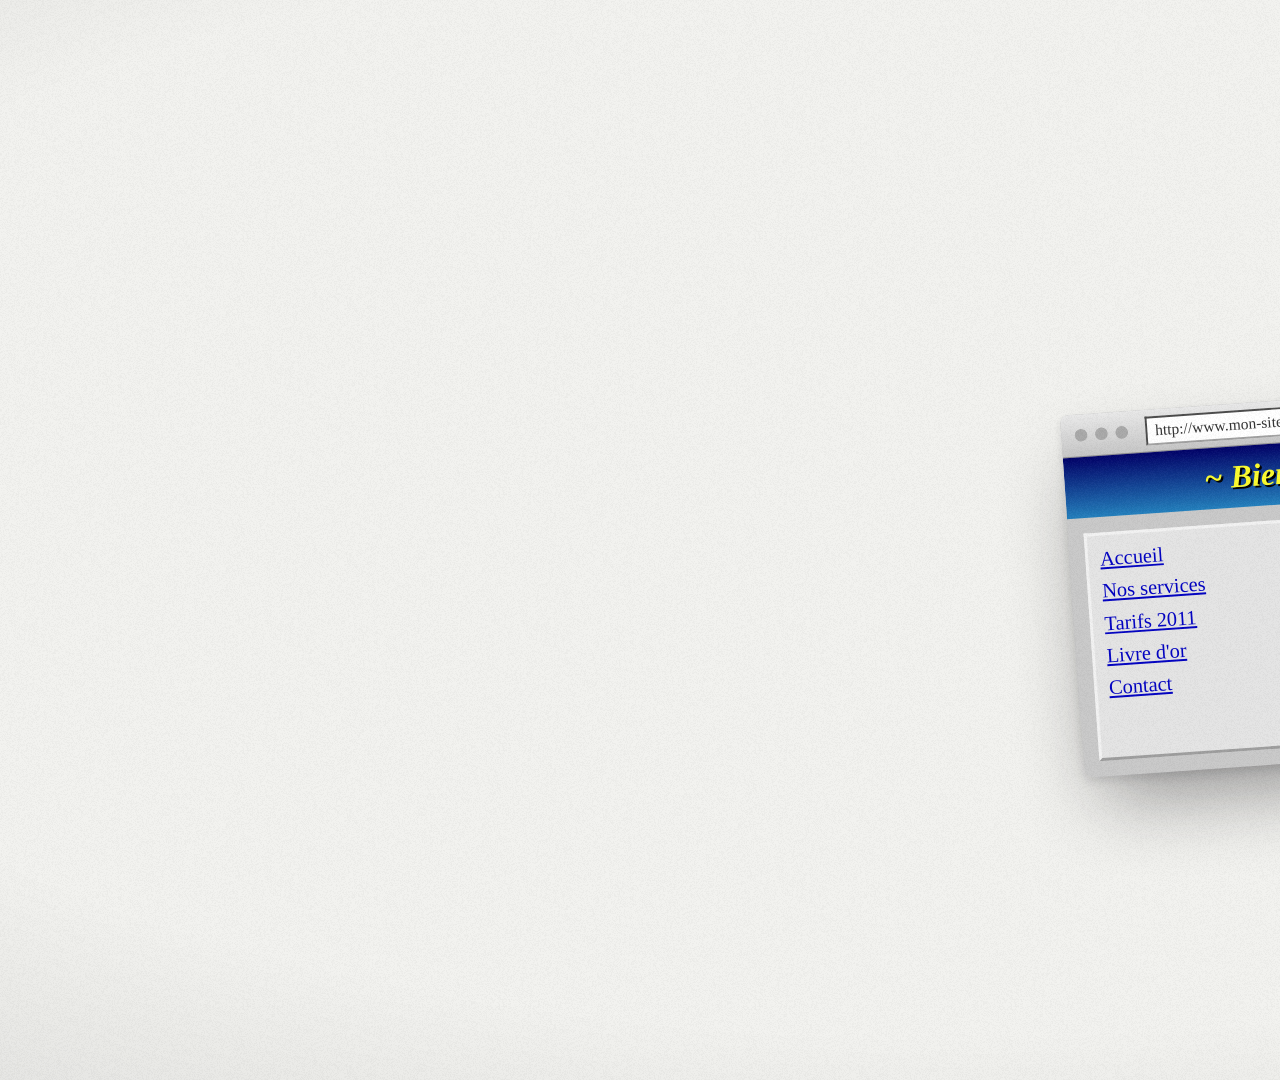
<file: video/video30.html>
<!doctype html>
<html lang="fr"><head><meta charset="utf-8"><title>juicecraft — spot 15 s</title>
<link rel="preconnect" href="https://fonts.googleapis.com"><link rel="preconnect" href="https://fonts.gstatic.com" crossorigin>
<link rel="stylesheet" href="https://fonts.googleapis.com/css2?family=Mona+Sans:wdth,wght@75..125,200..900&family=Instrument+Sans:wdth,wght@75..100,400..700&family=Instrument+Serif:ital@0;1&family=Geist+Mono:wght@400;500&display=block">
<style>
:root{--paper:#F2F2EF;--ink:#131116;--ink2:#1C1A21;--orange:#FF5A1F;--mango:#FFB21A;--berry:#EE2A7B;--grape:#7B3FF2;--leaf:#1FA971;--mute:#65616C;
--juice:linear-gradient(100deg,#FFB21A 0%,#FF5A1F 34%,#EE2A7B 70%,#7B3FF2 100%);
--fd:"Mona Sans","Liberation Sans",sans-serif;--fb:"Instrument Sans","Liberation Sans",sans-serif;--fm:"Geist Mono","Liberation Mono",monospace;--fs:"Instrument Serif","Liberation Serif",serif}
*{box-sizing:border-box}
html,body{margin:0;background:#000;overflow:hidden}
#stage{position:relative;overflow:hidden;background:var(--paper);color:var(--ink);font-family:var(--fb);-webkit-font-smoothing:antialiased}
.layer{position:absolute;left:0;top:0;width:100%;height:100%}
.abs{position:absolute;left:0;top:0}
canvas.liq{position:absolute;left:0;top:0;width:100%;height:100%;pointer-events:none}
.kt{position:absolute;left:0;top:0;font-family:var(--fd);font-weight:800;font-stretch:92%;letter-spacing:-.045em;line-height:.94;white-space:nowrap}
.ln{display:block;overflow:hidden;padding:0 .08em .26em 0;margin-bottom:-.26em}
.ln>span{display:inline-block;will-change:transform;transform-origin:0 100%}
.grad{background:var(--juice);-webkit-background-clip:text;background-clip:text;color:transparent;padding-right:.04em}
.mono{font-family:var(--fm)}
/* ---------- S1 old site ---------- */
#old{position:absolute;left:0;top:0;border-radius:.8rem;overflow:hidden;background:#C9C9C9;box-shadow:0 .4rem 1rem rgba(19,17,22,.12),0 4rem 8rem -2rem rgba(19,17,22,.45);transform-origin:50% 50%}
#old .ob{height:4.4rem;display:flex;align-items:center;gap:.8rem;padding:0 1.4rem;background:linear-gradient(#E9E9E9,#C6C6C6);border-bottom:1px solid #8E8E8E}
#old .ob i{width:1.3rem;height:1.3rem;border-radius:50%;background:#A9A9A9;flex:none}
#old .ob span{margin-left:1rem;flex:1;background:#fff;border:2px inset #A0A0A0;font:1.6rem/2.6rem "Liberation Serif",serif;padding:0 .8rem;color:#333;white-space:nowrap;overflow:hidden}
.o-top{background:linear-gradient(#000080,#1084d0);color:#FF0;text-align:center;padding:1.5rem;font:italic 700 3.3rem/1 "Liberation Serif",serif;text-shadow:.2rem .2rem 0 #000}
.o-body{display:grid;grid-template-columns:30% 1fr;gap:1.4rem;padding:1.6rem;font:2.1rem/1.35 "Liberation Serif",serif;color:#000}
.o-nav{display:grid;gap:.5rem;align-content:start;background:#E4E4E4;border:3px outset #F2F2F2;padding:1rem 1.2rem}
.o-nav a,.o-main a{color:#0000EE;text-decoration:underline}
.o-main{background:#E4E4E4;border:3px outset #F2F2F2;padding:1.2rem 1.4rem;display:grid;gap:1.1rem;align-content:start}
.o-main b.t{font-size:3rem;font-family:"Liberation Serif",serif}
.o-stripe{background:repeating-linear-gradient(45deg,#FFD400 0 1.5rem,#111 1.5rem 3rem);color:#fff;text-shadow:0 0 .3rem #000,0 0 .3rem #000;font:700 1.9rem/1 "Liberation Sans",sans-serif;padding:.9rem;text-align:center;letter-spacing:.12em}
.o-row{display:flex;gap:1.2rem;align-items:center;flex-wrap:wrap}
.o-btn{padding:.3rem 1.4rem;border:3px outset #F2F2F2;background:#D8D8D8;font-size:1.9rem}
.o-count{padding:.2rem .7rem;background:#000;color:#0F0;font:1.9rem "Liberation Mono",monospace}
#sadrop{position:absolute;left:0;top:0;width:.2em;height:.27em;border-radius:50% 50% 50% 50%/62% 62% 38% 38%;background:#8A8692;box-shadow:inset 0 0 0 .012em #6E6A77;transform-origin:50% 0}
/* ---------- S2 press plates ---------- */
.plate{position:absolute;left:-4%;width:108%;background:linear-gradient(180deg,#2A2630,#17141B 55%,#0E0C11);overflow:hidden}
.plate::after{content:"";position:absolute;inset:0;background:repeating-linear-gradient(90deg,rgba(255,255,255,.018) 0 2px,transparent 2px 7px)}
#pt{border-bottom:.7rem solid var(--orange);box-shadow:0 1.6rem 4rem rgba(0,0,0,.45)}
#pb{border-top:.7rem solid var(--orange);box-shadow:0 -1.6rem 4rem rgba(0,0,0,.45)}
.plate .eng{position:absolute;right:9%;font:500 1.9rem/1 var(--fm);color:rgba(243,241,245,.32);letter-spacing:.42em;text-transform:uppercase;z-index:1}
.plate .bolt{position:absolute;width:2.4rem;height:2.4rem;border-radius:50%;background:radial-gradient(circle at 35% 35%,#4A4550,#1A171E 70%);box-shadow:inset 0 0 0 1px rgba(255,255,255,.06);z-index:1}
#pt .eng{bottom:3rem}#pb .eng{top:3rem}
#pt .bolt{bottom:2.6rem}#pb .bolt{top:2.6rem}
/* ---------- S3 wordmark ---------- */
#w3{position:absolute;inset:0;display:flex;align-items:center;justify-content:center;gap:2.4rem}
#w3 svg{flex:none}
.wm{font-family:var(--fd);font-weight:800;letter-spacing:-.055em;line-height:1;display:flex;white-space:nowrap}
.wm span{display:inline-block;transform-origin:50% 100%}
#flash{position:absolute;inset:0;background:#fff;pointer-events:none}
/* ---------- frame (S3 + S4) ---------- */
#fr{position:absolute;left:0;top:0;border-radius:2rem;background:#fff;overflow:hidden;display:flex;flex-direction:column;transform-origin:50% 50%;box-shadow:0 .2rem .4rem rgba(19,17,22,.06),0 2.4rem 4.8rem -1.2rem rgba(19,17,22,.22),0 7rem 12rem -4rem rgba(19,17,22,.4)}
.fbar{flex:none;height:4.6rem;display:flex;align-items:center;gap:.8rem;padding:0 1.6rem;background:#F4F3F1;border-bottom:1px solid rgba(19,17,22,.07)}
.fbar>i{flex:none;width:1.15rem;height:1.15rem;border-radius:50%}
.fbar>i:nth-child(1){background:#FF5F57}.fbar>i:nth-child(2){background:#FEBC2E}.fbar>i:nth-child(3){background:#28C840}
.url{flex:1;min-width:0;display:flex;align-items:center;justify-content:center;gap:.6rem;margin:0 1rem;height:2.8rem;border-radius:.8rem;background:#fff;font:500 1.45rem/1 var(--fm);color:#57545C;white-space:nowrap;overflow:hidden}
.url svg{width:1.3rem;height:1.3rem;flex:none;color:#A29EA7}
.url.secure svg{color:var(--leaf)}
.url.secure b{color:var(--leaf);font-weight:500}
.fbody{position:relative;flex:1;overflow:hidden;container-type:size;container-name:fb;isolation:isolate}
.pn{position:absolute;left:0;top:0;width:100%;height:100%;overflow:hidden;visibility:hidden}
.pshade{position:absolute;inset:0;background:#131116;pointer-events:none}
#pn0 img{width:100%;height:100%;object-fit:cover;object-position:50% 0;display:block}
.wipe{position:absolute;top:-6%;bottom:-6%;left:0;width:58%;background:var(--juice);z-index:20;visibility:hidden;border-radius:0 52% 52% 0/0 46% 46% 0;box-shadow:inset -3rem 0 5rem -2rem rgba(255,255,255,.25)}
/* pn1 — mini site, three identities */
#pn1{--s-bg:#FAF6EF;--s-fg:#2A2017;--s-mute:#8C7C69;--s-acc:#8E5428;--s-btn:#FAF6EF;--s-card:#F0E7D9;--s-tfont:var(--fs);--s-bfont:var(--fb);--s-tw:400;--s-ts:6.6cqw;--s-tt:none;--s-tls:-.01em;--s-r:99px;--s-ir:1.6cqw;--s-img:repeating-linear-gradient(96deg,#C99566 0 .7rem,#B98250 .7rem 1rem,#D3A475 1rem 1.7rem,#C08A58 1.7rem 2.1rem)}
#pn1[data-s="bold"]{--s-bg:#141217;--s-fg:#FFFFFF;--s-mute:#9E99A6;--s-acc:#FF5A1F;--s-btn:#141217;--s-card:#221F27;--s-tfont:var(--fd);--s-tw:900;--s-ts:7.4cqw;--s-tt:uppercase;--s-tls:-.05em;--s-r:.6rem;--s-ir:.6cqw;--s-img:radial-gradient(circle at 70% 35%,#FFB21A 0 18%,transparent 19%),linear-gradient(135deg,#FF5A1F,#EE2A7B 60%,#7B3FF2)}
#pn1[data-s="minimal"]{--s-bg:#FFFFFF;--s-fg:#111111;--s-mute:#8D8D8D;--s-acc:#111111;--s-btn:#FFFFFF;--s-card:#F4F4F4;--s-tfont:var(--fm);--s-bfont:var(--fm);--s-tw:500;--s-ts:4.7cqw;--s-tt:none;--s-tls:-.04em;--s-r:0;--s-ir:0;--s-img:repeating-linear-gradient(45deg,#E6E6E6 0 1px,#FAFAFA 1px .9rem)}
.ms{height:100%;background:var(--s-bg);color:var(--s-fg);font-family:var(--s-bfont);padding:3.4cqw 4.2cqw;display:grid;grid-template-rows:auto 1fr auto;gap:3.4cqw}
.ms-nav{display:flex;align-items:center;gap:3cqw;font-size:1.9cqw}
.ms-logo{font-family:var(--s-tfont);font-weight:var(--s-tw);font-size:3.1cqw;letter-spacing:var(--s-tls);text-transform:var(--s-tt)}
.ms-links{display:flex;gap:2.4cqw;margin-left:auto;color:var(--s-mute)}
.ms-btn{padding:1cqw 2.2cqw;border-radius:var(--s-r);background:var(--s-acc);color:var(--s-btn)}
.ms-hero{display:grid;grid-template-columns:1.1fr 1fr;gap:3.4cqw;min-height:0}
.ms-text{display:flex;flex-direction:column;justify-content:center;gap:2.2cqw;align-items:flex-start}
.ms-kicker{font-size:1.6cqw;letter-spacing:.14em;text-transform:uppercase;color:var(--s-acc)}
.ms-title{font-family:var(--s-tfont);font-weight:var(--s-tw);font-size:var(--s-ts);line-height:.98;letter-spacing:var(--s-tls);text-transform:var(--s-tt)}
.ms-cta{font-size:1.9cqw;padding:1.4cqw 2.6cqw;border-radius:var(--s-r);border:1px solid var(--s-fg)}
.ms-img{border-radius:var(--s-ir);background:var(--s-img);min-height:0}
.ms-cards{display:grid;grid-template-columns:1fr 1fr 1fr;gap:2cqw;font-size:1.8cqw}
.ms-cards span{display:grid;gap:1.4cqw;padding:1.8cqw;border-radius:calc(var(--s-ir)*.7);background:var(--s-card)}
.ms-cards i{display:block;height:5cqw;border-radius:calc(var(--s-ir)*.5);background:var(--s-img);opacity:.85}
/* pn2 — responsive site (reflows by container width) */
.rs{height:100%;background:#FBFBF9;display:flex;flex-direction:column;gap:2.4rem;padding:2.6rem 3rem}
.rs-nav{display:flex;align-items:center;gap:2.4rem;font-size:1.7rem}
.rs-logo{font-family:var(--fd);font-weight:800;font-size:2.5rem;letter-spacing:-.045em;white-space:nowrap}
.rs-links{display:flex;gap:2.2rem;margin-left:auto;color:#65616C;white-space:nowrap}
.rs-cta{padding:.9rem 1.8rem;border-radius:99px;background:#131116;color:#fff;font-size:1.5rem;font-weight:600;white-space:nowrap}
.rs-burger{display:none;margin-left:auto;width:3.8rem;height:3.8rem;border-radius:50%;background:#131116;position:relative;flex:none}
.rs-burger::before,.rs-burger::after{content:"";position:absolute;left:1.1rem;right:1.1rem;height:.22rem;background:#fff;border-radius:2px}
.rs-burger::before{top:1.5rem}.rs-burger::after{top:2.1rem}
.rs-hero{flex:1;min-height:0;display:grid;grid-template-columns:1.1fr 1fr;gap:2.6rem;align-items:center}
.rs-title{font-family:var(--fd);font-weight:800;font-size:4.8rem;line-height:.98;letter-spacing:-.045em}
.rs-p{font-size:1.65rem;color:#65616C;margin-top:1.4rem;line-height:1.4}
.rs-btn{display:inline-block;margin-top:2rem;padding:1.2rem 2.2rem;border-radius:99px;background:var(--orange);color:#131116;font-weight:600;font-size:1.6rem}
.rs-img{height:100%;min-height:12rem;border-radius:1.6rem;background:radial-gradient(circle at 72% 30%,#FFE08A 0 12%,transparent 13%),linear-gradient(150deg,#FFB21A,#FF5A1F 50%,#EE2A7B)}
.rs-cards{display:grid;grid-template-columns:repeat(3,1fr);gap:1.4rem}
.rs-cards span{padding:1.6rem 1.8rem;border-radius:1.4rem;background:#EFEDE8;font-weight:600;font-size:1.65rem;white-space:nowrap}
@container fb (max-width:700px){.rs-cards{grid-template-columns:1fr 1fr}.rs-cards span:last-child{display:none}.rs-title{font-size:4.2rem}.rs-links{display:none}.rs-burger{display:block}.rs-cta{margin-left:auto}.rs-burger{margin-left:0}}
@container fb (max-width:440px){.rs{padding:2rem 2rem;gap:1.6rem}.rs-cta{display:none}.rs-burger{margin-left:auto}.rs-hero{flex:none;display:flex;flex-direction:column;gap:1.6rem;align-items:stretch}.rs-img{order:-1;flex:none;height:17rem;min-height:0;aspect-ratio:auto}.rs-title{font-size:3.5rem}.rs-p{margin-top:1rem}.rs-btn{margin-top:1.4rem}.rs-cards{grid-template-columns:1fr}.rs-cards span:nth-child(n+2){display:none}}
/* pn3 — performance */
#pn3{background:#131116;color:#F3F1F5}
.gz{height:100%;display:flex;flex-direction:column;align-items:center;justify-content:center;gap:2.4cqh;padding:4cqh 6cqw}
.gwrap{position:relative;width:min(60cqw,80cqh)}
.gsvg{width:100%;display:block;overflow:visible}
.gbg{fill:none;stroke:rgba(243,241,245,.1);stroke-width:14;stroke-linecap:round}
.gfg{fill:none;stroke:url(#gg);stroke-width:14;stroke-linecap:round}
.gtick{stroke:rgba(243,241,245,.22);stroke-width:2}
.gnum{position:absolute;left:0;right:0;bottom:-2%;text-align:center;font-family:var(--fd);font-weight:800;letter-spacing:-.05em;line-height:1;font-variant-numeric:tabular-nums}
.gnum b{font-size:min(15cqw,22cqh)}
.glab{font:500 min(1.9cqw,2.8cqh)/1 var(--fm);letter-spacing:.16em;text-transform:uppercase;color:#A29EAA}
.gmet{display:grid;grid-template-columns:repeat(3,1fr);gap:2.4cqw;width:min(80cqw,110cqh);margin-top:1cqh}
.gmet div{display:grid;gap:1cqh;font-size:min(1.9cqw,2.7cqh);color:#A29EAA}
.gmet div b{color:#F3F1F5;font-weight:600;font-family:var(--fm);font-weight:500}
.gmet i{display:block;height:.8cqh;min-height:5px;border-radius:99px;background:rgba(243,241,245,.1);overflow:hidden}
.gmet em{display:block;height:100%;width:0;border-radius:inherit;background:var(--leaf)}
/* pn4 — security */
#pn4{background:#FBFBF9}
.lz{position:relative;height:100%;display:flex;flex-direction:column;align-items:center;justify-content:center;gap:4cqh}
.lkw{position:relative;display:grid;place-items:center}
.lring{position:absolute;width:30cqh;height:30cqh;border-radius:50%;border:.5rem solid var(--leaf);opacity:0}
.lk{height:36cqh;width:auto;overflow:visible}
.lpill{display:inline-flex;align-items:center;gap:1rem;padding:1.2rem 2.2rem;border-radius:99px;background:#F1F0EC;border:1px solid rgba(19,17,22,.1);font:500 min(2.4cqw,3.6cqh)/1 var(--fm);color:#65616C}
.lpill svg{width:1.8rem;height:1.8rem}
.lpill{position:relative;z-index:1}.lpill.on{color:#131116}.lpill.on svg{color:var(--leaf)}
.lcard{position:absolute;right:5cqw;bottom:6cqh;display:flex;align-items:center;gap:1.4rem;padding:1.4rem 2rem 1.4rem 1.4rem;border-radius:1.6rem;background:#fff;border:1px solid rgba(19,17,22,.08);box-shadow:0 2rem 4rem -1.8rem rgba(19,17,22,.4);font-size:1.7rem;line-height:1.25}
.lcard i{display:grid;place-items:center;width:4rem;height:4rem;border-radius:1.1rem;background:var(--grape);color:#fff;font-style:normal;font-weight:700}
.lcard b{display:block;font-weight:600}.lcard small{color:#65616C;font-size:1.45rem}
.port .lcard{right:12cqw;bottom:12cqh}
/* pn5 — search */
#pn5{background:#FFFFFF}
.sz{height:100%;display:flex;flex-direction:column;justify-content:center;gap:3.2cqh;padding:6cqh 6cqw}
.sbar{display:flex;align-items:center;gap:1.4rem;padding:1.6rem 2.4rem;border-radius:99px;border:1px solid #DEDCD7;box-shadow:0 .6rem 2rem -1rem rgba(19,17,22,.25);font-size:min(3.3cqw,5.2cqh);color:#131116}
.sbar svg{width:2.4rem;height:2.4rem;color:#8A8790;flex:none}
.caret{display:inline-block;width:2px;height:1.1em;background:#131116;margin-left:2px;vertical-align:-.15em}
.sres{display:grid;gap:.8rem;padding:2.4rem 2.8rem;border-radius:1.8rem;font-size:min(2.5cqw,3.9cqh);line-height:1.35}
.sres .u{font-family:var(--fm);font-size:.82em;color:#65616C}
.sres b{font-size:1.25em;color:#1A4FD6;font-weight:600}
.sres .d{color:#57545C}
#sr1{position:relative;background:#fff}
#sr1::before{content:"";position:absolute;inset:-3px;border-radius:2rem;padding:3px;background:var(--juice);-webkit-mask:linear-gradient(#000 0 0) content-box,linear-gradient(#000 0 0);-webkit-mask-composite:xor;mask-composite:exclude;opacity:var(--ring,0)}
.qw{display:inline-flex;align-items:center}
.fchips{display:flex;flex-wrap:wrap;gap:1rem}.fchips span{padding:.8rem 1.6rem;border-radius:99px;background:#E8F5EE;color:#17724B;font-weight:600}.fchips span::before{content:"✓ "}
.snote{margin:1cqh 0 0;font:500 min(1.7cqw,2.5cqh)/1.2 var(--fm);color:#8A8790;letter-spacing:.06em;text-transform:uppercase}
.sk i{display:block;height:1.8rem;border-radius:.6rem;background:#EEECE8}
.sk i:nth-child(1){width:28%;height:1.1rem}.sk i:nth-child(2){width:62%;height:1.8rem;background:#E3E1DC}.sk i:nth-child(3){width:84%}
/* badges */
.badge{position:absolute;left:0;top:0;display:flex;align-items:center;gap:1.2rem;padding:1.2rem 1.8rem 1.2rem 1.2rem;border-radius:1.6rem;background:rgba(251,251,249,.94);border:1px solid rgba(19,17,22,.08);box-shadow:0 2rem 4.4rem -1.8rem rgba(19,17,22,.45);font-size:1.75rem;line-height:1.25;white-space:nowrap;transform-origin:50% 50%}
.badge b{display:block;font-weight:600}
.badge small{display:block;color:#65616C;font-size:1.45rem}
.badge .bi{display:grid;place-items:center;width:3.8rem;height:3.8rem;border-radius:1.1rem;color:#fff;flex:none}
.badge .bi svg{width:2rem;height:2rem}
/* labels (S4) */
#lab{position:absolute;left:0;top:0}
.lkick{font:500 2.3rem/1 var(--fm);letter-spacing:.16em;text-transform:uppercase;color:var(--mute);display:flex;align-items:center;gap:1.2rem;white-space:nowrap}
.lkick::before{content:"";width:1.2rem;height:1.2rem;border-radius:50% 50% 50% 0;transform:rotate(-45deg);background:linear-gradient(135deg,#FFB21A,#FF5A1F)}
.lblock{position:absolute;left:0;top:0;font-family:var(--fd);font-weight:800;font-stretch:88%;letter-spacing:-.045em;line-height:.94;white-space:nowrap}
.segs{display:flex;gap:.9rem}
.segs i{display:block;width:6.4rem;height:.6rem;border-radius:99px;background:rgba(19,17,22,.12);overflow:hidden}
.segs b{display:block;height:100%;width:100%;background:var(--juice);transform-origin:0 50%;transform:scaleX(0)}
#ro{font:500 2.4rem/1 var(--fm);color:var(--ink);letter-spacing:.04em;white-space:nowrap;padding:1rem 1.6rem;border-radius:99px;background:#fff;border:1px solid rgba(19,17,22,.1);box-shadow:0 1rem 2.4rem -1.4rem rgba(19,17,22,.35);font-variant-numeric:tabular-nums}
/* ---------- S5 devices ---------- */
#dev{position:absolute;left:0;top:0;transform-style:preserve-3d}
#lap{position:absolute;left:0;top:0;transform-style:preserve-3d}
.lscr{position:absolute;left:0;top:0;border-radius:2.2rem;background:#0F0D12;padding:1.4rem;box-shadow:0 0 0 .2rem #2E2A33 inset,0 5rem 10rem -3rem rgba(19,17,22,.55)}
.lscr .vp{position:relative;width:100%;height:100%;border-radius:.8rem;overflow:hidden;background:#F2F2EF}
.lscr img,.pscr img{position:absolute;left:0;top:0;width:100%;display:block;will-change:transform}
.lbase{position:absolute;left:0;top:0;height:2.6rem;border-radius:0 0 2.4rem 2.4rem;background:linear-gradient(180deg,#D9D8D4,#B7B5B0 60%,#8F8D88);box-shadow:0 3rem 5rem -2rem rgba(19,17,22,.55)}
.lbase::before{content:"";position:absolute;left:50%;top:0;width:16%;height:.9rem;margin-left:-8%;border-radius:0 0 1rem 1rem;background:#A9A7A2}
#phone{position:absolute;left:0;top:0;border-radius:5.2rem;background:#0F0D12;padding:1.2rem;box-shadow:0 0 0 .25rem #34303A inset,0 5rem 9rem -2.5rem rgba(19,17,22,.6)}
.pscr{position:relative;width:100%;height:100%;border-radius:4rem;overflow:hidden;background:#F2F2EF}
.island{position:absolute;left:50%;top:2.2rem;width:9.4rem;height:2.8rem;margin-left:-4.7rem;border-radius:99px;background:#0F0D12;z-index:2}
.dshadow{position:absolute;left:0;top:0;border-radius:50%;background:radial-gradient(closest-side,rgba(19,17,22,.32),transparent);filter:blur(1.2rem)}
.rotw{position:relative;display:inline-block;vertical-align:bottom;height:1.1em;overflow:hidden;padding-bottom:.16em;margin-bottom:-.16em}
.rotw span{position:absolute;left:0;top:0;white-space:nowrap}
.rotbar{position:absolute;left:0;bottom:.02em;height:.1em;border-radius:99px;background:linear-gradient(100deg,#FFB21A,#FF5A1F);transform-origin:0 50%}
/* ---------- S6 end card ---------- */
#ink6{background:#131116}
#glow6{position:absolute;left:0;top:0;border-radius:50%;background:radial-gradient(closest-side,rgba(255,90,31,.26),rgba(238,42,123,.08) 60%,transparent)}
#s6 .wm{color:#F3F1F5}
#tag6{color:#B4B0BB;font-family:var(--fd);font-weight:600;font-stretch:96%;letter-spacing:-.03em;text-align:center}
#cta6{position:absolute;left:0;top:0;display:inline-flex;align-items:center;gap:1.6rem;padding:2rem 2.2rem 2rem 3.4rem;border-radius:99px;background:var(--orange);color:#131116;font:600 3.8rem/1 var(--fb);white-space:nowrap;transform-origin:50% 50%}
#cta6 i{display:grid;place-items:center;width:5.4rem;height:5.4rem;border-radius:50%;background:#131116;color:#F3F1F5;font-style:normal;font-size:2.6rem}
#sub6{font:500 2.1rem/1 var(--fm);letter-spacing:.14em;text-transform:uppercase;color:#7D7986;white-space:nowrap}
#url6{font:500 3.2rem/1 var(--fm);color:#F3F1F5;letter-spacing:.03em;white-space:nowrap}
#legal6{font:500 1.7rem/1.2 var(--fm);color:#8D8995;letter-spacing:.03em;white-space:nowrap}
/* concept: Ardoise */
.cs-a{background:#F3ECE1;color:#2C2118;font-family:var(--f-body)}
.c-nav{display:flex;align-items:center;gap:1.4em;padding:1.4em 1.8em;font-size:.85em}
.c-nav b{font-size:1.25em;margin-right:auto}
.cs-a .c-nav b,.cs-a .c-h,.cs-a .c-quote{font-family:var(--f-serif);font-weight:400}
.c-hero{padding:2em 1.8em 1.4em;display:grid;gap:.8em;justify-items:start}
.c-k{font-size:.7em;letter-spacing:.14em;text-transform:uppercase}
.c-h{font-size:3.1em;line-height:.98;letter-spacing:-.01em}
.c-btn{display:inline-block;padding:.7em 1.2em;border-radius:99px;font-size:.8em;font-weight:600}
.cs-a .c-k{color:#8E5428}.cs-a .c-btn{background:#2C2118;color:#F3ECE1}
.c-wood{height:24%;margin:0 1.8em;border-radius:.8em;background:repeating-linear-gradient(96deg,#C99566 0 7px,#B98250 7px 10px,#D3A475 10px 17px,#C08A58 17px 21px)}
.c-row{display:grid;grid-template-columns:repeat(3,1fr);gap:.7em;padding:1em 1.8em}
.c-row i{display:block;aspect-ratio:1;border-radius:.6em}
.cs-a .c-row i:nth-child(1){background:repeating-linear-gradient(80deg,#8C5A33 0 5px,#7A4C2A 5px 8px)}
.cs-a .c-row i:nth-child(2){background:repeating-linear-gradient(100deg,#D9B78F 0 6px,#CBA67B 6px 9px)}
.cs-a .c-row i:nth-child(3){background:repeating-linear-gradient(90deg,#A8754A 0 4px,#946540 4px 7px)}
.c-quote{margin:1.2em 1.8em;padding:1.6em;border-radius:.8em;background:#2C2118;color:#F3ECE1;font-size:1.5em;line-height:1.15}
.c-form{display:grid;gap:.6em;padding:1em 1.8em}
.c-form i{display:block;height:2.2em;border-radius:.5em;background:#fff;border:1px solid #E2D6C4}
.c-form i.big{height:5em}
.c-form .c-btn{justify-self:start}
.c-foot{margin-top:1.4em;padding:1.6em 1.8em;border-top:1px solid #E2D6C4;font-size:.75em;color:#8C7C69}
/* concept: Ondine */
.cs-o{background:#FCE8DF;color:#3B1F2B}
.cs-o .c-nav b{font-family:var(--f-display);font-weight:900;font-stretch:120%;letter-spacing:-.05em}
.o-banner{margin:0 1.8em;padding:.6em;border-radius:99px;background:#3B1F2B;color:#FCE8DF;text-align:center;font-size:.7em;letter-spacing:.12em;text-transform:uppercase}
.o-hero{padding:1.4em 1.8em;display:grid;grid-template-columns:1fr 1fr;gap:1em;align-items:center}
.o-hero .c-h{font-family:var(--f-display);font-weight:900;font-stretch:115%;font-size:3em;letter-spacing:-.05em;text-transform:uppercase;line-height:.9}
.o-blob{aspect-ratio:1;border-radius:46% 54% 38% 62%/52% 40% 60% 48%;background:linear-gradient(135deg,#FF8FA3,#FF5A1F)}
.o-grid{display:grid;grid-template-columns:repeat(2,1fr);gap:.9em;padding:1em 1.8em}
.o-p{display:grid;gap:.4em;font-size:.75em}
.o-p i{display:block;aspect-ratio:1/1.1;border-radius:.8em}
.o-p:nth-child(1) i{background:radial-gradient(circle at 50% 60%,#F4B860 0 30%,#F7D9C4 31%)}
.o-p:nth-child(2) i{background:radial-gradient(ellipse at 50% 55%,#7B3FF2 0 26%,#E9DDF9 27%)}
.o-p:nth-child(3) i{background:radial-gradient(circle at 50% 50%,#1FA971 0 22%,#D6EEDF 23%)}
.o-p:nth-child(4) i{background:radial-gradient(ellipse at 50% 60%,#EE2A7B 0 28%,#F9D3E1 29%)}
.o-p b{display:flex;justify-content:space-between}
.cs-o .c-btn{background:#3B1F2B;color:#FCE8DF}
.cs-o .c-foot{border-color:#F2CFC0;color:#A0707F}
/* concept: Vallès */
.cs-v{background:#12203B;color:#EDE6D6}
.cs-v .c-nav b,.cs-v .c-h{font-family:var(--f-serif);font-weight:400}
.cs-v .c-k{color:#C9A15B}
.cs-v .c-btn{background:#C9A15B;color:#12203B}
.v-dom{display:grid;gap:0;padding:1em 1.8em}
.v-dom span{display:flex;justify-content:space-between;padding:.9em 0;border-bottom:1px solid rgba(237,230,214,.15);font-size:.9em}
.v-dom span::after{content:"→";color:#C9A15B}
.v-rdv{margin:1em 1.8em;padding:1.2em;border-radius:.8em;background:#EDE6D6;color:#12203B;display:grid;gap:.7em}
.v-rdv b{font-family:var(--f-serif);font-weight:400;font-size:1.4em}
.v-slots{display:grid;grid-template-columns:repeat(3,1fr);gap:.5em;font-family:var(--f-mono);font-size:.75em}
.v-slots span{padding:.6em;border:1px solid #C9B98F;border-radius:.4em;text-align:center}
.v-slots span:nth-child(2){background:#12203B;color:#EDE6D6;border-color:#12203B}
.cs-v .c-foot{border-color:rgba(237,230,214,.15);color:#8D96AB}
/* concept: Comptoir */
.cs-c{background:#1E3A2F;color:#F2E9D8}
.cs-c .c-nav b{font-family:var(--f-display);font-weight:800;font-stretch:80%;text-transform:uppercase;letter-spacing:.02em}
.cs-c .c-h{font-family:var(--f-display);font-weight:800;font-stretch:78%;text-transform:uppercase;letter-spacing:-.01em;font-size:3.6em;line-height:.9}
.cs-c .c-h em{font-style:normal;color:#FF8A3D}
.cs-c .c-btn{background:#FF8A3D;color:#1E3A2F}
.c-photo{height:22%;margin:0 1.8em;border-radius:.8em;background:radial-gradient(circle at 30% 50%,#E8B04A 0 14%,transparent 15%),radial-gradient(circle at 62% 46%,#C2452D 0 18%,transparent 19%),radial-gradient(circle at 80% 62%,#8DB255 0 10%,transparent 11%),#2C4A3D}
.menu-l{padding:1.2em 1.8em;display:grid;gap:.1em}
.menu-l p{font-family:var(--f-serif);font-style:italic;font-size:1.3em;color:#FF8A3D;margin-bottom:.4em}
.menu-l span{display:flex;gap:.6em;padding:.55em 0;font-size:.85em;border-bottom:1px dotted rgba(242,233,216,.25)}
.menu-l span b{margin-left:auto;font-family:var(--f-mono);font-weight:500}
.cs-c .c-foot{border-color:rgba(242,233,216,.15);color:#9CB0A6}


:root{--f-display:var(--fd);--f-body:var(--fb);--f-mono:var(--fm);--f-serif:var(--fs)}
.cp{background:#F2F2EF}
.cp .cs{position:absolute;left:0;right:0;top:0;min-height:100%;font-size:2.9cqw}
#chips7{display:none;margin-top:3rem}
.cr7{display:flex;flex-wrap:wrap;gap:1rem}
.cr7 span{padding:.9rem 1.8rem;border-radius:99px;border:1px solid rgba(19,17,22,.16);font:500 2.1rem/1 var(--fm);color:#65616C;background:rgba(251,251,249,.75)}
.cr7 span.on{background:#131116;color:#F3F1F5;border-color:#131116}
#cn7{font:500 2rem/1.2 var(--fm);color:#6A6672;letter-spacing:.05em;white-space:nowrap}
/* S8 méthode */
#s8{background:#131116;color:#F3F1F5}
.gl8{position:absolute;inset:0;background:radial-gradient(55% 60% at 82% 18%,rgba(255,90,31,.2),transparent 70%),radial-gradient(50% 50% at 8% 92%,rgba(123,63,242,.18),transparent 70%)}
.lkick.dk{color:#A29EAA}
#s8h{color:#F3F1F5}
.st8{position:absolute;left:0;top:0;display:flex;align-items:center;gap:2.4rem;white-space:nowrap}
.nd8{display:grid;place-items:center;width:6.4rem;height:6.4rem;border-radius:50%;font:500 2.2rem/1 var(--fm);border:.28rem solid #3A3542;color:#A29EAA;background:#131116;flex:none;position:relative;z-index:2}
.st8.on .nd8{background:linear-gradient(135deg,#FFB21A,#FF5A1F 55%,#EE2A7B);border-color:transparent;color:#131116}
.tx8 b{display:block;font:800 6.2rem/1 var(--fd);letter-spacing:-.045em;font-stretch:94%;color:#F3F1F5}
.port .nd8{width:7.6rem;height:7.6rem;font-size:2.6rem}
.port .tx8 b{font-size:7.2rem}
.port .tx8 small{font-size:2.4rem}
.tx8 small{display:block;margin-top:.7rem;font:500 2.1rem/1.2 var(--fm);color:#A29EAA;letter-spacing:.02em}
.tube8{position:absolute;left:0;top:0;width:1.2rem;border-radius:99px;background:#2B2731;overflow:hidden;z-index:1}
.tube8 span{position:absolute;inset:0;background:linear-gradient(180deg,#FFB21A,#FF5A1F 40%,#EE2A7B 75%,#7B3FF2);transform-origin:50% 0;transform:scaleY(0);border-radius:inherit}
#s8ok{position:absolute;left:0;top:0;display:flex;align-items:center;gap:1.2rem;padding:1.5rem 2.4rem 1.5rem 1.8rem;border-radius:99px;background:#1FA971;color:#fff;font:600 2.8rem/1 var(--fb);white-space:nowrap;transform-origin:0 50%}
#s8ok svg{width:3rem;height:3rem}
/* S9 offres */
@property --ang{syntax:"<angle>";initial-value:0deg;inherits:true}
.pl9{position:absolute;left:0;top:0;display:flex;flex-direction:column;gap:1.8rem;padding:3.4rem 3.2rem;border-radius:3rem;background:#FBFBF9;border:1px solid rgba(19,17,22,.1);box-shadow:0 .2rem .4rem rgba(19,17,22,.05),0 3rem 6rem -2rem rgba(19,17,22,.28);color:#131116}
.pl9.feat{background:#1C1A21;color:#F3F1F5;border-color:transparent;isolation:isolate}
.pl9.feat::before{content:"";position:absolute;inset:-.35rem;border-radius:3.35rem;padding:.35rem;background:conic-gradient(from var(--ang),#FFB21A,#FF5A1F,#EE2A7B,#7B3FF2,#FFB21A);-webkit-mask:linear-gradient(#000 0 0) content-box,linear-gradient(#000 0 0);-webkit-mask-composite:xor;mask-composite:exclude;z-index:-1}
.hd9{display:grid;gap:1rem}
.pk9{font:500 2rem/1 var(--fm);letter-spacing:.12em;text-transform:uppercase;color:#65616C}
.pl9.feat .pk9{color:#A29EAA}
.pt9{font:800 6.4rem/1 var(--fd);letter-spacing:-.045em;font-stretch:94%}
.pp9{font:700 3.2rem/1 var(--fd);letter-spacing:-.03em;display:flex;align-items:baseline;gap:.3em;width:max-content}
.pp9 .v9{background:linear-gradient(100deg,#FFB21A,#FF5A1F 50%,#EE2A7B);-webkit-background-clip:text;background-clip:text;color:transparent}
.pp9 em{font-style:normal;font-size:.58em;font-weight:600;letter-spacing:0;color:#65616C}
.pl9.feat .pp9 em{color:#A29EAA}
.ps9{font:500 1.7rem/1.2 var(--fm);letter-spacing:.02em;color:#65616C}
.pl9.feat .ps9{color:#A29EAA}
.pl9 ul{list-style:none;margin:0;padding:0;display:grid;gap:1.1rem;font:500 2.5rem/1.25 var(--fb)}
.pl9 li{display:flex;gap:1rem}
.pl9 li::before{content:"✓";color:#FF5A1F;font-weight:700;flex:none}
.rc9{position:absolute;right:2.6rem;top:-1.5rem;padding:.8rem 1.6rem;border-radius:99px;background:linear-gradient(100deg,#FFB21A,#FF5A1F);color:#131116;font:600 1.8rem/1 var(--fm);letter-spacing:.06em;text-transform:uppercase}
.pl9.p{flex-direction:row;align-items:center;gap:2.4rem;padding:2.4rem 3rem}
.pl9.p .hd9{flex:none;width:40%}
.pl9.p .pt9{font-size:5.4rem}
.pl9.p ul{flex:1;font-size:2.2rem;gap:.8rem}
#s9note{position:absolute;left:0;top:0;display:flex;align-items:center;gap:1.4rem;padding:1.1rem 2.6rem 1.1rem 1.1rem;border-radius:99px;background:rgba(251,251,249,.94);box-shadow:0 1.6rem 3.6rem -1.6rem rgba(19,17,22,.35);font:600 3.2rem/1 var(--fb);color:#131116;white-space:nowrap}
#s9note i{display:grid;place-items:center;width:4.4rem;height:4.4rem;border-radius:50%;background:#1FA971;color:#fff;font-style:normal;font-size:2.4rem}
#s9legal{position:absolute;left:0;top:0;display:flex;justify-content:center}
#s9legal div{display:flex;flex-wrap:wrap;justify-content:center;column-gap:2.4rem;row-gap:.4rem;text-align:center;padding:.9rem 2.2rem;border-radius:1.6rem;background:rgba(251,251,249,.93);font:500 1.8rem/1.3 var(--fm);letter-spacing:.03em;color:#5E5A66}
#s9legal span{white-space:nowrap}
.port #s9legal div{flex-direction:column;row-gap:.2rem}

/* ---------- finishing ---------- */
#vig{position:absolute;inset:0;pointer-events:none;background:radial-gradient(120% 90% at 50% 45%,transparent 55%,rgba(19,17,22,.16))}
#grain{position:absolute;left:-50%;top:-50%;width:200%;height:200%;pointer-events:none;opacity:.055}
</style></head>
<body>
<svg width="0" height="0" style="position:absolute" aria-hidden="true"><defs>
  <linearGradient id="jg" x1="0" y1="0" x2="1" y2="1"><stop offset="0" stop-color="#FFB21A"/><stop offset=".45" stop-color="#FF5A1F"/><stop offset="1" stop-color="#EE2A7B"/></linearGradient>
  <linearGradient id="gg" x1="0" y1="0" x2="1" y2="0"><stop offset="0" stop-color="#FFB21A"/><stop offset=".55" stop-color="#FF5A1F"/><stop offset="1" stop-color="#EE2A7B"/></linearGradient>
  <symbol id="drop" viewBox="0 0 32 32"><path fill="url(#jg)" d="M16 2.5S6.5 12.6 6.5 19.4a9.5 9.5 0 0 0 19 0C25.5 12.6 16 2.5 16 2.5Z"/><path fill="#fff" fill-opacity=".8" d="M11.2 19.6c.2-2.6 1.6-5 3.1-6.8.4-.5-.2-1-.7-.7-2 1.8-3.6 4.5-3.8 7.3-.1 1 1.3 1.2 1.4.2Z"/></symbol>
  <symbol id="dropInk" viewBox="0 0 32 32"><path fill="#131116" d="M16 2.5S6.5 12.6 6.5 19.4a9.5 9.5 0 0 0 19 0C25.5 12.6 16 2.5 16 2.5Z"/><path fill="#F2F2EF" fill-opacity=".85" d="M11.2 19.6c.2-2.6 1.6-5 3.1-6.8.4-.5-.2-1-.7-.7-2 1.8-3.6 4.5-3.8 7.3-.1 1 1.3 1.2 1.4.2Z"/></symbol>
  <symbol id="lock" viewBox="0 0 16 16"><rect x="3" y="7" width="10" height="7" rx="2" fill="currentColor"/><path d="M5.5 7V5a2.5 2.5 0 0 1 5 0v2" fill="none" stroke="currentColor" stroke-width="1.6"/></symbol>
  <symbol id="chk" viewBox="0 0 20 20"><path d="M5 10.5l3.2 3.2L15 6.5" fill="none" stroke="currentColor" stroke-width="2.4" stroke-linecap="round" stroke-linejoin="round"/></symbol>
</defs></svg>

<div id="stage">
  <div id="bg" class="layer" style="background:#F2F2EF"></div>

  <!-- S3/S4: frame, caption, badges, labels -->
  <div id="s34" class="layer" style="z-index:3;perspective:2400px">
    <div id="cap3" class="kt"></div>
    <div id="lab">
      <div class="lkick" id="labk">01 — Design</div>
      <div id="labs"></div>
      <div class="segs" id="segs"><i><b></b></i><i><b></b></i><i><b></b></i><i><b></b></i><i><b></b></i></div>
      <div id="chips7"><div class="cr7"><span>Menuiserie</span><span>Boutique</span><span>Cabinet</span><span>Restaurant</span></div></div>
    </div>
    <div id="fr">
      <div class="fbar"><i></i><i></i><i></i><div class="url" id="url"><svg><use href="#lock"/></svg><span id="urlt">votre-site.fr</span></div></div>
      <div class="fbody" id="fbody">
        <div class="pn" id="pn0"><img src="shots/desk_hero.jpg" alt=""></div>
        <div class="pn" id="pn1" data-s="elegant"><div class="ms">
          <div class="ms-nav"><b class="ms-logo">Ardoise</b><span class="ms-links"><span>Atelier</span><span>Projets</span><span>Contact</span></span><span class="ms-btn">Devis</span></div>
          <div class="ms-hero"><div class="ms-text"><span class="ms-kicker">Menuiserie sur mesure</span><b class="ms-title">Le bois, travaillé à la main.</b><span class="ms-cta">Demander un devis →</span></div><div class="ms-img"></div></div>
          <div class="ms-cards"><span><i></i>Cuisines</span><span><i></i>Escaliers</span><span><i></i>Dressings</span></div>
        </div></div>
        <div class="pn" id="pn2"><div class="rs">
          <div class="rs-nav"><b class="rs-logo">Rivière</b><span class="rs-links"><span>Chambres</span><span>Tarifs</span><span>Accès</span></span><span class="rs-cta">Réserver</span><span class="rs-burger"></span></div>
          <div class="rs-hero"><div><div class="rs-title">Des chambres au calme, face à la rivière.</div><p class="rs-p">Maison d’hôtes · 4 chambres · jardin</p><span class="rs-btn">Voir les disponibilités</span></div><div class="rs-img"></div></div>
          <div class="rs-cards"><span>Petit-déjeuner</span><span>Jardin</span><span>Parking</span></div>
        </div></div>
        <div class="pn" id="pn3"><div class="gz">
          <div class="gwrap"><svg class="gsvg" viewBox="0 0 240 132"><path class="gbg" d="M20 120 A100 100 0 0 1 220 120"/><path class="gfg" id="gfg" d="M20 120 A100 100 0 0 1 220 120" pathLength="100" stroke-dasharray="100" stroke-dashoffset="100"/></svg><div class="gnum"><b id="gnum">0</b></div></div>
          <div class="glab">Score visé : 90+ · exemple illustratif</div>
          <div class="gmet"><div><span>Chargement</span><i><em id="gm1"></em></i></div><div><span>Stabilité</span><i><em id="gm2"></em></i></div><div><span>Accessibilité</span><i><em id="gm3"></em></i></div></div>
        </div></div>
        <div class="pn" id="pn4"><div class="lz">
          <div class="lkw"><div class="lring" id="lring"></div>
            <svg class="lk" viewBox="0 -14 64 90"><path id="shk" d="M16 34V22a16 16 0 0 1 32 0v12" fill="none" stroke="#2B2731" stroke-width="6.5" stroke-linecap="round"/><rect id="lbody" x="6" y="32" width="52" height="40" rx="11" fill="#2B2731"/><circle cx="32" cy="50" r="5" fill="#F2F2EF"/><rect x="30" y="52" width="4" height="9" rx="2" fill="#F2F2EF"/></svg></div>
          <div class="lpill" id="lpill"><svg><use href="#lock"/></svg><span>https://votre-site.fr</span></div>
          <div class="lcard" id="lcard"><i><svg width="20" height="20"><use href="#chk"/></svg></i><span><b>Connexion chiffrée</b><small>Certificat HTTPS actif</small></span></div>
        </div></div>
        <div class="pn" id="pn5"><div class="sz">
          <div class="sbar"><svg viewBox="0 0 24 24" fill="none" stroke="currentColor" stroke-width="2.2" stroke-linecap="round"><circle cx="11" cy="11" r="6.5"/><path d="m16 16 4.5 4.5"/></svg><span class="qw"><span id="sq"></span><i class="caret" id="caret"></i></span></div>
          <div class="sres" id="sr1"><span class="u">ardoise-menuiserie.fr</span><b>Atelier Ardoise · Menuiserie sur mesure</b><span class="d">Cuisines, escaliers et dressings fabriqués à la main. Devis détaillé.</span></div>
          <div class="sres" id="sr2"><div class="fchips"><span>Structure</span><span>Balises</span><span>Vitesse</span><span>Plan du site</span></div><span class="d">Les fondations techniques sont incluses dans chaque site.</span></div>
          <p class="snote" id="sr3">Illustration · aucun classement garanti</p>
        </div></div>
        <div class="pn cp" id="pn6"><div class="cs cs-a" aria-hidden="true">
            <div class="c-nav"><b>Ardoise</b><span>Atelier</span><span>Projets</span><span>Devis</span></div>
            <div class="c-hero"><span class="c-k">Menuiserie sur mesure</span><span class="c-h">Le bois, travaillé à la main.</span><span class="c-btn">Demander un devis</span></div>
            <div class="c-wood"></div>
            <div class="c-row"><i></i><i></i><i></i></div>
            <div class="c-quote">« Chaque pièce est dessinée pour la maison qui l'accueille. »</div>
            <div class="c-form"><i></i><i></i><i class="big"></i><span class="c-btn">Envoyer ma demande</span></div>
            <div class="c-foot">Atelier Ardoise · Menuiserie et agencement</div>
          </div></div>
        <div class="pn cp" id="pn7"><div class="cs cs-o" aria-hidden="true">
            <div class="c-nav"><b>ondine</b><span>Boutique</span><span>Univers</span><span>Panier (2)</span></div>
            <div class="o-banner">Nouvelle collection · pièces uniques</div>
            <div class="o-hero"><span class="c-h">Fait main, fait pour durer</span><div class="o-blob"></div></div>
            <div class="o-grid">
              <div class="o-p"><i></i><b><span>Vase Sable</span><span>48 €</span></b></div>
              <div class="o-p"><i></i><b><span>Bol Iris</span><span>32 €</span></b></div>
              <div class="o-p"><i></i><b><span>Tasse Fougère</span><span>24 €</span></b></div>
              <div class="o-p"><i></i><b><span>Coupe Pivoine</span><span>56 €</span></b></div>
            </div>
            <div class="c-hero"><span class="c-btn">Voir toute la boutique</span></div>
            <div class="c-foot">Maison Ondine · Céramiques de créatrice</div>
          </div></div>
        <div class="pn cp" id="pn8"><div class="cs cs-v" aria-hidden="true">
            <div class="c-nav"><b>Vallès &amp; Associés</b><span>Expertises</span><span>Cabinet</span></div>
            <div class="c-hero"><span class="c-k">Cabinet d'avocats</span><span class="c-h">Défendre vos intérêts, avec clarté.</span><span class="c-btn">Prendre rendez-vous</span></div>
            <div class="v-dom"><span>Droit des affaires</span><span>Droit du travail</span><span>Droit immobilier</span><span>Médiation</span></div>
            <div class="v-rdv"><b>Premier rendez-vous</b><div class="v-slots"><span>Lun 09:30</span><span>Mar 14:00</span><span>Jeu 11:00</span></div></div>
            <div class="c-foot">Vallès &amp; Associés · Avocats au barreau</div>
          </div></div>
        <div class="pn cp" id="pn9"><div class="cs cs-c" aria-hidden="true">
            <div class="c-nav"><b>Comptoir Sauvage</b><span>Carte</span><span>Réserver</span></div>
            <div class="c-hero"><span class="c-h">Cuisine de <em>saison</em>, vins vivants.</span><span class="c-btn">Réserver une table</span></div>
            <div class="c-photo"></div>
            <div class="menu-l"><p>La carte du moment</p><span>Burrata, tomates anciennes<b>14</b></span><span>Lieu jaune, beurre blanc<b>26</b></span><span>Pigeon rôti, betteraves<b>29</b></span><span>Tarte fine aux figues<b>11</b></span></div>
            <div class="c-foot">Le Comptoir Sauvage · Bistrot de quartier</div>
          </div></div>
        <div class="wipe" id="wipe"></div>
      </div>
    </div>
    <div class="badge" id="bd1"><span class="bi" style="background:#1FA971"><svg><use href="#chk"/></svg></span><span><b>Formulaire reçu</b><small>Nouvelle demande de devis</small></span></div>
    <div class="badge" id="bd2"><span class="bi" style="background:#131116"><svg viewBox="0 0 20 20"><circle cx="10" cy="10" r="4.2" fill="#1FA971"/></svg></span><span><b>Site en ligne</b><small>votre-site.fr</small></span></div>
    <div class="badge" id="bd3"><span class="bi" style="background:#7B3FF2"><svg><use href="#lock"/></svg></span><span><b>Paiement sécurisé</b><small>Transaction validée</small></span></div>
    <div id="ro" class="abs">1440 px</div>
    <div id="cn7" class="abs" style="visibility:hidden">Concepts de démonstration · aucun client réel</div>
  </div>

  <!-- S5: devices + headline -->
  <div id="s5" class="layer" style="z-index:3;perspective:2600px">
    <div id="h5" class="kt">
      <div class="ln"><span>Votre <span class="rotw" id="rotw"><span>commerce</span><span>atelier</span><span>cabinet</span><span>restaurant</span><i class="rotbar" id="rotbar"></i></span></span></div>
      <div class="ln"><span>mérite un site</span></div>
      <div class="ln"><span>qui a du <b class="grad" id="jus5" style="display:inline-block;transform-origin:50% 90%;font-weight:inherit">jus</b>.</span></div>
    </div>
    <div class="dshadow" id="dsh"></div>
    <div id="dev">
      <div id="lap"><div class="lscr" id="lscr"><div class="vp"><img id="limg" src="shots/desk_long2.jpg" alt=""></div></div><div class="lbase" id="lbase"></div></div>
      <div id="phone"><div class="pscr"><img id="pimg" src="shots/mob_long.jpg" alt=""><i class="island"></i></div></div>
    </div>
  </div>

  <!-- S8 méthode -->
  <div id="s8" class="layer" style="z-index:3;visibility:hidden">
    <div class="gl8"></div>
    <div id="s8k" class="lkick dk" style="position:absolute;left:0;top:0">07 — Méthode</div>
    <div id="s8h" class="kt"><div class="ln"><span>De l’idée à la</span></div><div class="ln"><span><b class="grad" style="font-weight:inherit">mise en ligne.</b></span></div></div>
    <div id="s8ok"><svg viewBox="0 0 20 20"><use href="#chk"/></svg>Site en ligne</div>
  </div>
  <!-- S9 offres -->
  <div id="s9" class="layer" style="z-index:3;visibility:hidden">
    <div id="s9k" class="lkick" style="position:absolute;left:0;top:0">08 — Offres</div>
    <div id="s9h" class="kt"><div class="ln"><span>Des offres <b class="grad" style="font-weight:inherit">claires.</b></span></div></div>
    <div class="pl9" id="pl1"><div class="hd9"><span class="pk9">Site vitrine</span><b class="pt9">Essentielle</b><span class="pp9"><span class="v9">49 €</span><em>/mois</em></span><small class="ps9">+ 290 € de mise en place</small></div><ul><li>Design moderne et professionnel</li><li>Responsive, du mobile à l’ordinateur</li><li>Formulaire de contact, bases SEO</li></ul></div>
    <div class="pl9 feat" id="pl2"><span class="rc9">Recommandée</span><div class="hd9"><span class="pk9">Site vitrine</span><b class="pt9">Premium</b><span class="pp9"><span class="v9">89 €</span><em>/mois</em></span><small class="ps9">+ 590 € de mise en place</small></div><ul><li>Animations et micro-interactions</li><li>Vitesse optimisée, SEO renforcé</li><li>Accompagnement après livraison</li></ul></div>
    <div class="pl9" id="pl3"><div class="hd9"><span class="pk9">Projet spécifique</span><b class="pt9">Sur mesure</b><span class="pp9"><span class="v9">149 €</span><em>/mois</em></span><small class="ps9">+ mise en place dès 1 690 €</small></div><ul><li>Conçu pour votre besoin</li><li>E-commerce, réservation, espace client</li><li>Fonctionnalités à votre mesure</li></ul></div>
    <div id="s9note"><i>✓</i>Prix clairs, sans TVA à ajouter.</div>
    <div id="s9legal"><div><span>TVA non applicable, art. 293 B du CGI.</span><span>Abonnement mensuel : engagement de 12 mois.</span></div></div>
  </div>

  <!-- S1: hook -->
  <div id="s1" class="layer" style="z-index:4">
    <div id="t1" class="kt">
      <div class="ln"><span>Votre site</span></div>
      <div class="ln"><span>manque de</span></div>
      <div class="ln"><span id="jus1" style="position:relative">jus&#8239;?<i id="sadrop"></i></span></div>
    </div>
    <div id="old">
      <div class="ob"><i></i><i></i><i></i><span>http://www.mon-site-perso.example/accueil.htm</span></div>
      <div class="o-top">~ Bienvenue sur notre site !!! ~</div>
      <div class="o-body">
        <div class="o-nav"><a>Accueil</a><a>Nos services</a><a>Tarifs 2011</a><a>Livre d'or</a><a>Contact</a></div>
        <div class="o-main"><b class="t">Mon Entreprise</b><span>Site en construction. Cliquez <a>ICI</a> pour voir les photos (chargement long).</span><div class="o-stripe">EN CONSTRUCTION</div><div class="o-row"><span class="o-btn">Envoyer</span><span class="o-count">Visiteurs : <b id="cnt">001337</b></span></div></div>
      </div>
    </div>
  </div>
  <div id="plates" class="layer" style="z-index:6">
    <div class="plate" id="pt"><span class="bolt" style="left:8%"></span><span class="bolt" style="left:30%"></span><span class="eng">juicecraft · presse à jus</span></div>
    <div class="plate" id="pb"><span class="bolt" style="left:8%"></span><span class="bolt" style="left:30%"></span><span class="eng">pression 100&#8239;%</span></div>
  </div>

  <canvas class="liq" id="liqB" style="z-index:2"></canvas>
  <canvas class="liq" id="liqF" style="z-index:5"></canvas>

  <div id="w3" style="z-index:9"><svg id="w3d"><use href="#dropInk"/></svg><div class="wm" id="w3w"></div></div>

  <div id="ink6" class="layer" style="z-index:11"></div>
  <div id="s6" class="layer" style="z-index:13">
    <div id="glow6"></div>
    <div id="lock6" class="abs" style="display:flex;align-items:center"><svg id="d6"><use href="#drop"/></svg><div class="wm" id="wm6"></div></div>
    <div id="tag6" class="kt"><div class="ln"><span>Des sites qui ont du <b class="grad" style="font-weight:inherit">jus</b>.</span></div></div>
    <div id="cta6"><span>Demander un devis</span><i>→</i></div>
    <div id="sub6" class="abs">Sites vitrines · E-commerce · Sur mesure</div>
    <div id="url6" class="abs"></div>
    <div id="legal6" class="abs">Démonstrations et exemples fictifs, à titre d’illustration.</div>
  </div>

  <div id="flash" style="z-index:8;opacity:0"></div>
  <div id="vig" style="z-index:29"></div>
  <div id="grain" style="z-index:30"></div>
</div>

<script>
"use strict";
const Q = new URLSearchParams(location.search);
const W = +(Q.get("w") || 1920), H = +(Q.get("h") || 1080);
const LAND = W / H > 1.2;
if (W / H <= 1.2) document.body.classList.add("port");
const U = Math.min(W, H) / 1080;
const URLTXT = Q.get("url") || "";
document.documentElement.style.fontSize = (10 * U) + "px";
const $ = id => document.getElementById(id);
const stage = $("stage"); stage.style.width = W + "px"; stage.style.height = H + "px";

/* ---------- math ---------- */
const cl = (x, a = 0, b = 1) => Math.min(b, Math.max(a, x));
const P = (t, a, b) => cl((t - a) / (b - a));
const lerp = (a, b, k) => a + (b - a) * k;
const E = {
  lin: x => x,
  outExpo: x => x >= 1 ? 1 : 1 - Math.pow(2, -10 * x),
  inExpo: x => x <= 0 ? 0 : Math.pow(2, 10 * x - 10),
  inOutExpo: x => x <= 0 ? 0 : x >= 1 ? 1 : x < .5 ? Math.pow(2, 20 * x - 10) / 2 : (2 - Math.pow(2, -20 * x + 10)) / 2,
  outCubic: x => 1 - Math.pow(1 - x, 3), inCubic: x => x * x * x,
  inOutCubic: x => x < .5 ? 4 * x * x * x : 1 - Math.pow(-2 * x + 2, 3) / 2,
  outQuart: x => 1 - Math.pow(1 - x, 4), inQuad: x => x * x,
  inOutSine: x => -(Math.cos(Math.PI * x) - 1) / 2,
  outBack: (x, s = 1.70158) => { const c = s + 1; return 1 + c * Math.pow(x - 1, 3) + s * Math.pow(x - 1, 2); },
};
const rng = seed => () => { seed |= 0; seed = seed + 0x6D2B79F5 | 0; let t = Math.imul(seed ^ seed >>> 15, 1 | seed); t = t + Math.imul(t ^ t >>> 7, 61 | t) ^ t; return ((t ^ t >>> 14) >>> 0) / 4294967296; };
const vis = (el, on) => { el.style.visibility = on ? "inherit" : "hidden"; };
const shake = (t, t0, amp, dec = 9) => { if (t < t0) return [0, 0]; const d = t - t0, a = amp * Math.exp(-dec * d); return [a * Math.sin(d * 2 * Math.PI * 17), a * .7 * Math.cos(d * 2 * Math.PI * 13)]; };

/* ---------- layout ---------- */
const G = LAND ? {
  t1: { x: 140 * U, cy: H * .5, fs: 182 * U },
  card: { cx: W * .74, cy: H * .53, w: 720 * U },
  fr3: { cx: W / 2, cy: H * .565, w: 1150 * U },
  cap3: { fs: 70 * U, y: H * .095, lines: ["Studio de création de sites internet."] },
  fr4: { cx: W * .705, cy: H * .5, w: 930 * U, h: 620 * U },
  lab: { x: 140 * U, cy: H * .5, fs: 112 * U },
  wm3: 205 * U, d3: 170 * U,
  dev: { cx: W * .67, cy: H * .515, scr: 880 * U, ph: 245 * U },
  h5: { x: 140 * U, cy: H * .5, fs: 92 * U },
  s6: { cy: H * .39, wm: 215 * U, d: 182 * U, tag: 64 * U },
} : {
  t1: { x: 80 * U, top: H * .11, fs: 168 * U },
  card: { cx: W / 2, cy: H * .655, w: 920 * U },
  fr3: { cx: W / 2, cy: H * .57, w: 990 * U },
  cap3: { fs: 92 * U, y: H * .17, lines: ["Studio de création", "de sites internet."] },
  fr4: { cx: W / 2, cy: H * .53, w: 940 * U, h: 760 * U },
  lab: { x: 90 * U, top: H * .1, fs: 128 * U },
  wm3: 150 * U, d3: 128 * U,
  dev: { cx: W * .45, cy: H * .55, scr: 780 * U, ph: 240 * U },
  h5: { x: 90 * U, top: H * .14, fs: 112 * U },
  s6: { cy: H * .42, wm: 150 * U, d: 128 * U, tag: 58 * U },
};

/* ---------- build text ---------- */
const lines = (el, arr) => { el.innerHTML = arr.map(s => `<div class="ln"><span>${s}</span></div>`).join(""); return [...el.querySelectorAll(".ln>span")]; };
const t1 = $("t1"); t1.style.fontSize = G.t1.fs + "px";
const t1L = [...t1.querySelectorAll(".ln>span")];
const cap3 = $("cap3"); cap3.style.fontSize = G.cap3.fs + "px"; cap3.style.fontStretch = "95%";
const cap3L = lines(cap3, G.cap3.lines);
const LABELS = [["À votre", "<span class='grad'>image.</span>"], ["Sur tous", "les <span class='grad'>écrans.</span>"], ["<span class='grad'>Rapide.</span>"], ["<span class='grad'>Sécurisé.</span>"], ["<span class='grad'>Visible.</span>"], ["Pour chaque", "<span class='grad'>métier.</span>"]];
const KICK = ["01 — Identité", "02 — Mobile", "03 — Performance", "04 — Sécurité", "05 — Référencement", "06 — Réalisations"];
const labs = $("labs");
const labBlocks = LABELS.map(L => { const d = document.createElement("div"); d.className = "lblock"; d.style.fontSize = G.lab.fs + "px"; labs.appendChild(d); return lines(d, L); });
const labEls = [...labs.children];
const segB = [...document.querySelectorAll("#segs b")];
const w3w = $("w3w"); w3w.style.fontSize = G.wm3 + "px";
w3w.innerHTML = [..."juicecraft"].map(c => `<span>${c}</span>`).join("");
const w3L = [...w3w.children];
const w3d = $("w3d"); w3d.style.width = w3d.style.height = G.d3 + "px";
const wm6 = $("wm6"); wm6.style.fontSize = G.s6.wm + "px";
wm6.innerHTML = [..."juicecraft"].map(c => `<span>${c}</span>`).join("");
const wm6L = [...wm6.children];
const d6 = $("d6"); d6.style.width = d6.style.height = G.s6.d + "px"; d6.style.marginRight = (G.s6.d * .12) + "px";
const tag6 = $("tag6"); tag6.style.fontSize = G.s6.tag + "px"; const tag6L = [...tag6.querySelectorAll(".ln>span")];
const h5 = $("h5"); h5.style.fontSize = G.h5.fs + "px"; h5.style.fontStretch = "88%";
const h5L = [...h5.querySelectorAll(":scope>.ln>span")];
const rotWords = [...$("rotw").querySelectorAll(":scope>span")];
if (URLTXT) $("url6").textContent = URLTXT;

/* ---------- static geometry (measured once fonts are ready) ---------- */
const M = {};
const oldEl = $("old"), fr = $("fr");
function measure() {
  // card
  const cw = G.card.w;
  oldEl.style.width = cw + "px"; oldEl.style.height = "auto";
  oldEl.style.fontSize = (10 * U * cw / (760 * U)) + "px";
  const ch = oldEl.offsetHeight; M.card = { w: cw, h: ch }; oldEl.style.height = ch + "px";
  // S1 text
  M.t1h = t1.getBoundingClientRect().height;
  // caption
  M.cap3 = { w: cap3.offsetWidth, h: cap3.offsetHeight };
  // labels
  M.lab = labEls.map(e => ({ w: e.offsetWidth, h: e.offsetHeight }));
  M.labk = $("labk").offsetHeight;
  // rot words
  M.rot = rotWords.map(s => s.offsetWidth);
  $("rotw").style.width = Math.max(...M.rot) + "px";
  M.h5 = { w: h5.offsetWidth, h: h5.offsetHeight };
  // S6 lockup
  const lk = $("lock6"); lk.style.transform = "none";
  M.lock = { w: lk.offsetWidth, h: lk.offsetHeight };
  M.tag6 = { w: tag6.offsetWidth, h: tag6.offsetHeight };
  const cta = $("cta6"); M.cta = { w: cta.offsetWidth, h: cta.offsetHeight };
  M.sub = { w: $("sub6").offsetWidth, h: $("sub6").offsetHeight };
  M.url = { w: $("url6").offsetWidth, h: $("url6").offsetHeight };
  M.legal = { w: $("legal6").offsetWidth, h: $("legal6").offsetHeight };
  M.lockShift = .11 * G.s6.d;
  const stackH = M.lock.h + 34 * U + M.tag6.h + 54 * U + M.cta.h + 44 * U + (URLTXT ? M.url.h : M.sub.h) + 26 * U + M.legal.h;
  G.s6.cy = (H - stackH) * .45 + M.lock.h / 2;
  M.d6x = (W - M.lock.w) / 2 - M.lockShift + G.s6.d / 2; M.d6y = G.s6.cy;
  const sd = $("sadrop"); t1.appendChild(sd);
  const jr = $("jus1").getBoundingClientRect(), tr = t1.getBoundingClientRect();
  M.sad = { x: jr.left - tr.left + jr.width * .16, y: jr.top - tr.top + jr.height * .72 };
  M.ro = { w: $("ro").offsetWidth, h: $("ro").offsetHeight };
  M.badges = ["bd1", "bd2", "bd3"].map(id => ({ w: $(id).offsetWidth, h: $(id).offsetHeight }));
  // devices
  const scr = G.dev.scr, sh = scr * .625, pad = 14 * U;
  M.lap = { w: scr + pad * 2, h: sh + pad * 2 };
  const ls = $("lscr"); ls.style.width = M.lap.w + "px"; ls.style.height = M.lap.h + "px";
  const lb = $("lbase"); lb.style.width = (M.lap.w * 1.16) + "px"; lb.style.transform = `translate(${-M.lap.w * .08}px,${M.lap.h}px)`;
  const pw = G.dev.ph, ph = pw * 2.16, pp = 12 * U;
  M.ph = { w: pw + pp * 2, h: ph + pp * 2 };
  const pe = $("phone"); pe.style.width = M.ph.w + "px"; pe.style.height = M.ph.h + "px";
  M.limgScale = scr / 2160; M.pimgScale = pw / 780;
}

/* ---------- liquid (WebGL metaballs) ---------- */
const N = 40;
const HEX = h => [parseInt(h.slice(1, 3), 16) / 255, parseInt(h.slice(3, 5), 16) / 255, parseInt(h.slice(5, 7), 16) / 255];
const C = { mango: HEX("#FFB21A"), orange: HEX("#FF5A1F"), berry: HEX("#EE2A7B"), grape: HEX("#7B3FF2"), peach: HEX("#FF7A2E"), pink: HEX("#F0437F"), gold: HEX("#FFC94A") };
function makeLiquid(canvas) {
  canvas.width = W; canvas.height = H;
  const gl = canvas.getContext("webgl", { premultipliedAlpha: true, alpha: true, antialias: false, preserveDrawingBuffer: true });
  const vs = "attribute vec2 p;void main(){gl_Position=vec4(p,0.,1.);}";
  const fs = `precision highp float;
  #define N ${N}
  uniform vec3 uB[N]; uniform vec3 uC[N]; uniform vec2 uRes; uniform float uT; uniform float uK; uniform int uN;
  void main(){
    vec2 p=gl_FragCoord.xy; float f=0.; vec3 col=vec3(0.); float ws=0.; vec2 g=vec2(0.);
    for(int i=0;i<N;i++){ if(i>=uN) break; vec3 b=uB[i]; if(b.z<.5) continue;
      vec2 d=p-b.xy; float r2=b.z*b.z; float dd=dot(d,d)+1.; float v=r2/dd; f+=v; float w=pow(v,1.5); col+=uC[i]*w; ws+=w; g+=-2.*r2*d/(dd*dd); }
    if(f<.2){ gl_FragColor=vec4(0.); return; }
    col/=max(ws,1e-6);
    vec2 uv=p/uRes; float dg=uv.x*.75+(1.-uv.y)*.45;
    vec3 grad=mix(mix(vec3(1.,.70,.10),vec3(1.,.353,.12),smoothstep(.05,.6,dg)),vec3(.93,.165,.48),smoothstep(.6,1.2,dg));
    col=mix(col,grad,.22);
    float gm=length(g)+1e-6; float a=clamp((f-1.)/(gm*1.5)+.5,0.,1.);
    vec2 gh=g/(f*f); vec3 n=normalize(vec3(-gh*uK,1.));
    vec3 L=normalize(vec3(-.45,.62,.75));
    float dif=dot(n,L)*.5+.5; float spec=pow(max(dot(reflect(-L,n),vec3(0.,0.,1.)),0.),38.); spec*=1.-smoothstep(1.7,3.4,f);
    float rim=pow(1.-n.z,2.);
    float band=.03*sin(p.x*.011+p.y*.008+uT*1.6)+.02*sin(p.x*.004-p.y*.013-uT*.9);
    vec3 c=col*(.8+.3*dif)+band+spec*.85+rim*vec3(1.,.86,.72)*.22;
    float halo=smoothstep(.34,1.,f)*.15*(1.-a);
    vec3 hc=mix(col,vec3(1.),.35);
    gl_FragColor=vec4(c*a+hc*halo,a+halo);
  }`;
  const sh = (t, s) => { const o = gl.createShader(t); gl.shaderSource(o, s); gl.compileShader(o); if (!gl.getShaderParameter(o, gl.COMPILE_STATUS)) throw new Error(gl.getShaderInfoLog(o)); return o; };
  const pr = gl.createProgram(); gl.attachShader(pr, sh(gl.VERTEX_SHADER, vs)); gl.attachShader(pr, sh(gl.FRAGMENT_SHADER, fs)); gl.linkProgram(pr); gl.useProgram(pr);
  const buf = gl.createBuffer(); gl.bindBuffer(gl.ARRAY_BUFFER, buf); gl.bufferData(gl.ARRAY_BUFFER, new Float32Array([-1, -1, 1, -1, -1, 1, 1, 1]), gl.STATIC_DRAW);
  const loc = gl.getAttribLocation(pr, "p"); gl.enableVertexAttribArray(loc); gl.vertexAttribPointer(loc, 2, gl.FLOAT, false, 0, 0);
  const uB = gl.getUniformLocation(pr, "uB"), uC = gl.getUniformLocation(pr, "uC"), uT = gl.getUniformLocation(pr, "uT"), uK = gl.getUniformLocation(pr, "uK"), uR = gl.getUniformLocation(pr, "uRes"), uN = gl.getUniformLocation(pr, "uN");
  gl.viewport(0, 0, W, H);
  const pos = new Float32Array(N * 3), col = new Float32Array(N * 3);
  return (blobs, t) => {
    pos.fill(0); col.fill(0);
    blobs.slice(0, N).forEach((b, i) => { pos[i * 3] = b.x; pos[i * 3 + 1] = H - b.y; pos[i * 3 + 2] = Math.max(0, b.r); col.set(b.c, i * 3); });
    gl.clearColor(0, 0, 0, 0); gl.clear(gl.COLOR_BUFFER_BIT);
    if (!blobs.length) return;
    gl.uniform3fv(uB, pos); gl.uniform3fv(uC, col); gl.uniform1f(uT, t); gl.uniform1f(uK, 40 * U); gl.uniform2f(uR, W, H); gl.uniform1i(uN, Math.min(N, blobs.length));
    gl.drawArrays(gl.TRIANGLE_STRIP, 0, 4);
  };
}
const liqB = $("liqB"), liqF = $("liqF");
const drawB = makeLiquid(liqB), drawF = makeLiquid(liqF);

const AN = [[-1.0, -.45, 1.05], [-.82, .82, 1.2], [.95, -.86, 1.1], [1.06, .28, .9], [.22, 1.04, .9], [-.32, -1.02, .75], [.8, .96, 1.0], [-1.1, .18, .72]];
const ANC = [C.mango, C.orange, C.berry, C.peach, C.grape, C.orange, C.pink, C.gold];
function hug(r, s, t, B) {
  if (s <= .001) return;
  const hw = r.w / 2, hh = r.h / 2, R0 = Math.min(r.w, r.h) * .17 * s;
  AN.forEach((a, i) => B.push({
    x: r.cx + (a[0] + Math.cos(t * (.5 + i * .07) + i) * .09) * hw,
    y: r.cy + (a[1] + Math.sin(t * (.42 + i * .06) + i * 1.3) * .09) * hh,
    r: R0 * a[2] * (1 + .14 * Math.sin(t * 1.3 + i * 2)), c: ANC[i]
  }));
}
const RC = Math.hypot(W, H) * .62;
function flood(t, cx, cy, R, B) {
  if (R <= .5) return;
  B.push({ x: cx, y: cy, r: R, c: C.orange });
  const sat = [C.peach, C.orange, C.peach, C.orange, C.peach, C.orange];
  for (let i = 0; i < 6; i++) { const a = i / 6 * Math.PI * 2 + t * .9; B.push({ x: cx + Math.cos(a) * R * .92, y: cy + Math.sin(a) * R * .92, r: R * (.34 + .05 * Math.sin(t * 3 + i)), c: sat[i] }); }
}
const R0 = Math.hypot(W, H) * .55;
const floodR1 = t => t < 3.0 ? RC * E.inCubic(P(t, 2.66, 3.0)) : t < 3.48 ? lerp(RC, R0, E.inOutSine(P(t, 3.0, 3.48))) : R0 * (1 - E.inOutSine(P(t, 3.48, 3.94)));
const floodC = t => t < 3.5 ? H / 2 : lerp(H / 2, H * 1.28, E.inCubic(P(t, 3.5, 3.96)));
const WR = LAND ? H * .3 : W * .34;
const waveP = t => { const k = E.inOutCubic(P(t, 9.9, 10.46)); return LAND ? lerp(-WR - 40 * U, W + WR + 40 * U, k) : lerp(H + WR + 40 * U, -WR - 40 * U, k); };

/* ---------- 30 s edit: scenes inserted between the proofs and the real site ---------- */
let TT = 0, LATE = false;
const LATE0 = 24.9, XSHIFT = 15;
const EXB = [], EXF = [];
const waveAxis = (T, t0, rev) => { const k = E.inOutCubic(P(T, t0, t0 + .56)); const a = -WR - 40 * U, b = (LAND ? W : H) + WR + 40 * U; return LAND ? (rev ? lerp(b, a, k) : lerp(a, b, k)) : (rev ? lerp(a, b, k) : lerp(b, a, k)); };
const sideOf = (rev, isNew) => LAND ? (rev ? (isNew ? "R" : "L") : (isNew ? "L" : "R")) : (rev ? (isNew ? "T" : "B") : (isNew ? "B" : "T"));
const polyFor = (side, p) => side === "L" ? `polygon(0 0,${p}px 0,${p}px 100%,0 100%)` : side === "R" ? `polygon(${p}px 0,100% 0,100% 100%,${p}px 100%)` : side === "T" ? `polygon(0 0,100% 0,100% ${p}px,0 ${p}px)` : `polygon(0 ${p}px,100% ${p}px,100% 100%,0 100%)`;
function waveBlobs(p, T, out) {
  for (let i = -1; i <= 9; i++) { const jit = Math.sin(i * 2.1 + T * 7) * (LAND ? H : W) * .02;
    out.push(LAND ? { x: p + jit, y: H * i / 8, r: WR, c: ANC[(i + 8) % 8] } : { x: W * i / 8, y: p + jit, r: WR, c: ANC[(i + 8) % 8] }); }
  for (let i = 0; i < 5; i++) out.push(LAND ? { x: p - W * .07 * (1 + i % 3), y: H * (.1 + .2 * i), r: H * .15, c: ANC[(i * 3) % 8] } : { x: W * (.1 + .2 * i), y: p + H * .035 * (1 + i % 3), r: W * .16, c: ANC[(i * 3) % 8] });
}
const CONC = [["pn6", 10.0, "ardoise-menuiserie.fr"], ["pn7", 11.5, "maison-ondine.fr"], ["pn8", 13.0, "valles-avocats.fr"], ["pn9", 14.5, "comptoir-sauvage.fr"]];
const S8ROWS = [["01", "Échange", "Compte rendu et proposition claire"], ["02", "Conception", "Maquettes à valider"], ["03", "Création", "Lien de prévisualisation"], ["04", "Validation", "Version finale validée"], ["05", "Mise en ligne", "Site en ligne et prise en main"]];
const STEP8 = [16.7, 17.65, 18.6, 19.55, 20.5];
const X8 = {}, X9 = {};

function initExtra() {
  const s8 = $("s8"), s9 = $("s9");
  s8.style.visibility = s9.style.visibility = "visible";
  // ----- S8
  const h8 = $("s8h"), k8 = $("s8k");
  h8.style.fontSize = (LAND ? 104 : 108) * U + "px"; h8.style.fontStretch = "90%";
  const h8h = h8.offsetHeight;
  const rows = S8ROWS.map(([n, name, sub]) => { const d = document.createElement("div"); d.className = "st8"; d.innerHTML = `<span class="nd8">${n}</span><div class="tx8"><b>${name}</b><small>${sub}</small></div>`; s8.appendChild(d); return d; });
  const tube = document.createElement("div"); tube.className = "tube8"; tube.innerHTML = "<span></span>"; s8.appendChild(tube);
  const pitch = (LAND ? 150 : 170) * U, nd = (LAND ? 64 : 76) * U, x0 = LAND ? W * .53 : 90 * U;
  const hy = LAND ? (H - h8h) / 2 + 24 * U : .1 * H;
  const y0 = LAND ? (H - (4 * pitch + nd)) / 2 : hy + h8h + 100 * U;
  const hx = LAND ? 140 * U : 90 * U;
  Object.assign(X8, { h8, k8, rows, tube, pitch, nd, x0, y0, hx, hy, h8L: [...h8.querySelectorAll(".ln>span")], ok: $("s8ok") });
  k8.style.transform = `translate(${hx}px,${hy - 60 * U}px)`;
  h8.style.transform = `translate(${hx}px,${hy}px)`;
  tube.style.width = 12 * U + "px"; tube.style.height = 4 * pitch + "px";
  tube.style.transform = `translate(${x0 + nd / 2 - 6 * U}px,${y0 + nd / 2}px)`;
  X8.okW = X8.ok.offsetWidth; X8.okH = X8.ok.offsetHeight;
  // ----- S9
  const h9 = $("s9h"), k9 = $("s9k"), plans = [$("pl1"), $("pl2"), $("pl3")], note = $("s9note"), legal9 = $("s9legal");
  legal9.style.width = (W - 2 * 90 * U) + "px";
  h9.style.fontSize = (LAND ? 96 : 100) * U + "px"; h9.style.fontStretch = "90%";
  const h9h = h9.offsetHeight;
  let cw, ch, gap, xs, ys, tx, ty;
  if (LAND) { cw = 470 * U; ch = 500 * U; gap = 28 * U; const tot = 3 * cw + 2 * gap; tx = (W - tot) / 2; ty = (H - ch) / 2 + 60 * U; xs = [0, 1, 2].map(i => tx + i * (cw + gap)); ys = [ty, ty, ty]; }
  else { cw = 880 * U; ch = 250 * U; gap = 22 * U; tx = (W - cw) / 2; ty = .21 * H; xs = [tx, tx, tx]; ys = [0, 1, 2].map(i => ty + i * (ch + gap)); }
  plans.forEach((e, i) => { e.style.width = cw + "px"; e.style.height = ch + "px"; e.classList.toggle("p", !LAND); });
  const totW = LAND ? 3 * cw + 2 * gap : cw, totH = LAND ? ch : 3 * ch + 2 * gap;
  Object.assign(X9, { h9, k9, plans, xs, ys, cw, ch, note, noteW: note.offsetWidth, noteH: note.offsetHeight, legal: legal9, legalW: W - 2 * 90 * U, h9L: [...h9.querySelectorAll(".ln>span")],
    hx: tx, hy: ty - h9h - (LAND ? 70 : 60) * U, noteY: ty + totH + (LAND ? 50 : 44) * U, cards: { cx: tx + totW / 2, cy: ty + totH / 2 + 24 * U, w: totW + 120 * U, h: totH + 30 * U } });
  k9.style.transform = `translate(${X9.hx}px,${X9.hy - 56 * U}px)`;
  h9.style.transform = `translate(${X9.hx}px,${X9.hy}px)`;
  s8.style.visibility = s9.style.visibility = "hidden";
}

function extraBlobs(T) {
  [[15.9, false], [21.9, true]].forEach(([t0, rev]) => { if (T >= t0 && T < t0 + .6) waveBlobs(waveAxis(T, t0, rev), T, EXF); });
  if (T >= 22.0 && T < 25.0) hug(X9.cards, .7 * E.outCubic(P(T, 22.0, 22.7)) * (1 - E.inCubic(P(T, 24.7, 24.95))), T, EXB);
}

function s7Dom(T) {
  const fbh = $("fbody").clientHeight;
  let cur = 0;
  CONC.forEach(([id, t0, dom], i) => {
    const el = $(id), tn = i < 3 ? CONC[i + 1][1] : 99;
    if (T >= t0) cur = i;
    const ki = E.outExpo(P(T, t0, t0 + .45)), ko = i < 3 ? E.inOutCubic(P(T, tn, tn + .45)) : 0;
    el.style.visibility = (T >= t0 && T < tn + .5) ? "inherit" : "hidden";
    el.style.zIndex = 10 + i;
    el.style.transform = `translateX(${(1 - ki) * 100 - ko * 32}%)`;
    el.style.filter = ko > 0 ? `brightness(${1 - .35 * ko})` : "none";
    const cs = el.firstElementChild, maxs = Math.max(0, cs.offsetHeight - fbh);
    cs.style.transform = `translateY(${-maxs * .62 * E.inOutCubic(P(T, t0 + .35, t0 + 1.4))}px)`;
  });
  const p5 = $("pn5"), ko5 = E.inOutCubic(P(T, 10.0, 10.45));
  p5.style.transform = `translateX(${-ko5 * 32}%)`; p5.style.filter = ko5 > 0 ? `brightness(${1 - .35 * ko5})` : "none"; p5.style.visibility = T >= 10.5 ? "hidden" : "inherit";
  if (T >= 10.0) { $("url").classList.remove("secure"); $("urlt").textContent = CONC[cur][2]; }
  const chips = $("chips7"), on7 = T >= 10.0;
  $("segs").style.display = on7 ? "none" : ""; chips.style.display = on7 ? "block" : "none";
  chips.style.opacity = P(T, 10.14, 10.4);
  [...chips.querySelectorAll("span")].forEach((c, i) => c.classList.toggle("on", i === cur));
  const R = frameRect(9.86), cn = $("cn7"), k = P(T, 10.3, 10.6);
  cn.style.visibility = "inherit"; cn.style.opacity = k * (1 - P(T, 15.8, 16.0));
  cn.style.transform = `translate(${R.cx - cn.offsetWidth / 2}px,${R.cy + R.h / 2 + 26 * U}px)`;
}

function s8Dom(T) {
  const X = X8;
  X.k8.style.opacity = P(T, 16.1, 16.4);
  X.h8L.forEach((sp, i) => lineAnim(sp, T, 16.12 + i * .08, null, { din: .6 }));
  X.rows.forEach((r, i) => {
    const ta = STEP8[i], appear = E.outExpo(P(T, 16.3 + i * .06, 16.8 + i * .06)), active = T >= ta;
    const isCur = active && (i === 4 || T < STEP8[i + 1]);
    r.classList.toggle("on", active);
    r.style.opacity = (T < ta ? .3 : isCur ? 1 : .62) * appear;
    r.firstElementChild.style.transform = `scale(${active ? 1 + .16 * Math.sin(P(T, ta, ta + .38) * Math.PI) : 1})`;
    r.style.transform = `translate(${X.x0}px,${X.y0 + i * X.pitch + (1 - appear) * 44 * U}px)`;
  });
  X.tube.style.opacity = E.outExpo(P(T, 16.4, 16.8));
  X.tube.firstElementChild.style.transform = `scaleY(${P(T, STEP8[0], STEP8[4])})`;
  const kk = E.outBack(P(T, 21.4, 21.72), 1.8), ok = X.ok;
  ok.style.opacity = P(T, 21.4, 21.5);
  ok.style.transform = `translate(${X.x0}px,${X.y0 + 4 * X.pitch + X.nd + 44 * U}px) scale(${Math.max(0, kk)})`;
}

function s9Dom(T) {
  const X = X9, TP = [22.2, 22.5, 22.8];
  X.k9.style.opacity = P(T, 21.95, 22.2);
  X.h9L.forEach((sp, i) => lineAnim(sp, T, 22.0 + i * .08, null, { din: .55 }));
  X.plans.forEach((e, i) => {
    const k = E.outBack(P(T, TP[i], TP[i] + .5), 1.6), pulse = i === 1 && T > 23.2 ? 1 + .012 * Math.sin((T - 23.2) * 3.4) : 1;
    e.style.opacity = P(T, TP[i], TP[i] + .12);
    e.style.transform = `translate(${X.xs[i]}px,${X.ys[i] + (1 - k) * 70 * U}px) scale(${(.92 + .08 * k) * pulse})`;
    if (i === 1) e.style.setProperty("--ang", (((T - 22.5) * 70) % 360 + 360) % 360 + "deg");
  });
  const kn = E.outExpo(P(T, 23.5, 23.9));
  X.note.style.opacity = kn;
  X.note.style.transform = `translate(${(W - X.noteW) / 2}px,${X.noteY + (1 - kn) * 18 * U}px)`;
  const kl = E.outExpo(P(T, 23.75, 24.15));
  X.legal.style.opacity = kl;
  X.legal.style.transform = `translate(${(W - X.legalW) / 2}px,${X.noteY + X.noteH + 22 * U + (1 - kl) * 12 * U}px)`;
}

function extraDom(T) {
  const s34 = $("s34"), s8 = $("s8"), s9 = $("s9");
  if (T >= 9.7 && T < 16.5) s7Dom(T);
  else { for (const [id] of CONC) $(id).style.visibility = "hidden"; $("cn7").style.visibility = "hidden"; $("chips7").style.display = "none"; if (T < 9.7) $("segs").style.display = ""; }
  if (T >= 16.5) s34.style.visibility = "hidden";
  const p1 = waveAxis(T, 15.9, false), p2 = waveAxis(T, 21.9, true), p3 = waveAxis(T, LATE0, false);
  const w1 = T >= 15.9 && T < 16.5, w2 = T >= 21.9 && T < 22.5, w3 = T >= LATE0 && T < 25.5;
  if (w1) s34.style.clipPath = polyFor(sideOf(false, false), p1);
  s8.style.visibility = (T >= 15.9 && T < 22.5) ? "visible" : "hidden";
  s8.style.clipPath = w1 ? polyFor(sideOf(false, true), p1) : w2 ? polyFor(sideOf(true, false), p2) : "none";
  s9.style.visibility = (T >= 21.9 && T < 25.5) ? "visible" : "hidden";
  s9.style.clipPath = w2 ? polyFor(sideOf(true, true), p2) : w3 ? polyFor(sideOf(false, false), p3) : "none";
  if (s8.style.visibility === "visible") s8Dom(T);
  if (s9.style.visibility === "visible") s9Dom(T);
}

// S2 droplets
const DROPS = (() => { const r = rng(7), a = []; for (let i = 0; i < 12; i++) { const side = i % 2 ? 1 : -1; a.push({ side, vx: side * (240 + r() * 520), vy: -(520 + r() * 760), r0: 16 + r() * 26, c: [C.orange, C.berry, C.mango, C.pink][i % 4], d: r() * .06 }); } return a; })();
const CROWN = (() => { const r = rng(11), a = []; for (let i = 0; i < 11; i++) { const ang = -Math.PI * (.1 + .8 * (i / 10)) + (r() - .5) * .18; const sp = 520 + r() * 640; a.push({ vx: Math.cos(ang) * sp, vy: Math.sin(ang) * sp, r0: 8 + r() * 14, c: [C.orange, C.mango, C.berry, C.pink][i % 4] }); } return a; })();

/* ---------- grain ---------- */
(() => { const c = document.createElement("canvas"); c.width = c.height = 256; const x = c.getContext("2d"); const id = x.createImageData(256, 256); const r = rng(3);
  for (let i = 0; i < id.data.length; i += 4) { const v = r() > .5 ? 255 : 0; id.data[i] = id.data[i + 1] = id.data[i + 2] = v; id.data[i + 3] = 40 + r() * 110; }
  x.putImageData(id, 0, 0); $("grain").style.backgroundImage = `url(${c.toDataURL()})`; $("grain").style.backgroundSize = (256 * U) + "px"; })();

/* ---------- helpers for kinetic lines ---------- */
function lineAnim(span, t, tin, tout, opt = {}) {
  const din = opt.din || .55, dout = opt.dout || .3;
  const oe = opt.outEase || E.inExpo;
  const ki = tin === null ? 1 : E.outExpo(P(t, tin, tin + din));
  const ko = tout === null ? 0 : oe(P(t, tout, tout + dout));
  const y = (1 - ki) * 112 - ko * 112;
  const rot = (1 - ki) * (opt.rot ?? 5);
  span.style.transform = `translateY(${y}%) rotate(${rot}deg)`;
  span.parentElement.style.visibility = (tin !== null && t < tin) || (tout !== null && t > tout + dout) ? "hidden" : "inherit";
}

/* ---------- frame geometry over time ---------- */
const r3 = () => ({ cx: G.fr3.cx, cy: G.fr3.cy, w: G.fr3.w, h: G.fr3.w * .625 + 46 * U });
const mixR = (a, b, k) => ({ cx: lerp(a.cx, b.cx, k), cy: lerp(a.cy, b.cy, k), w: lerp(a.w, b.w, k), h: lerp(a.h, b.h, k) });
function frameRect(t) {
  const A = r3(), B4 = { ...G.fr4 };
  if (t < 4.88) return A;
  if (t < 6.0) return mixR(A, B4, E.inOutCubic(P(t, 4.88, 5.4)));
  const kt = E.outBack(P(t, 6.04, 6.3), 1.1), kp = E.outBack(P(t, 6.32, 6.6), 1.1), kb = E.outExpo(P(t, 7.0, 7.34));
  const wp = B4.w * (LAND ? .345 : .36), hp = LAND ? B4.h : B4.h * .96;
  let w = lerp(B4.w, B4.w * .6, kt); w = lerp(w, wp, kp);
  let h = lerp(B4.h, hp, kp);
  if (t >= 7.0) { w = lerp(wp, B4.w, kb); h = lerp(hp, B4.h, kb); }
  let cx = B4.cx;
  if (LAND) { cx = lerp(B4.cx, W * .6, kp); if (t >= 7.0) cx = lerp(W * .6, B4.cx, kb); }
  return { cx, cy: B4.cy, w, h };
}
function lapRect(t) {
  const k = E.outExpo(P(t, 10.1, 10.7));
  const ry = lerp(-18, -8, E.inOutSine(P(t, 10.0, 12.5))) * Math.PI / 180;
  const s = .88 + .12 * k;
  return { cx: G.dev.cx - M.ph.w * .25, cy: G.dev.cy + (1 - k) * 80 * U - M.lap.h * .02, w: M.lap.w * Math.cos(ry) * s, h: M.lap.h * s };
}

/* ---------- SEEK ---------- */
let lastSeek = -1;
function seekCore(t) {
  lastSeek = t;
  // ===== S1 + S2 =====
  const s1 = $("s1"), on1 = t < 2.9;
  vis(s1, on1);
  const [shx, shy] = shake(t, 2.35, 18 * U, 8);
  if (on1) {
    // text
    const ex = E.inCubic(P(t, 1.95, 2.2));
    if (LAND) t1.style.transform = `translate(${G.t1.x - ex * W * .5}px,${G.t1.cy - M.t1h / 2}px)`;
    else t1.style.transform = `translate(${G.t1.x}px,${G.t1.top - ex * H * .45}px)`;
    t1.style.opacity = 1 - P(t, 2.08, 2.2);
    lineAnim(t1L[0], t, .1, null); lineAnim(t1L[1], t, .55, null); lineAnim(t1L[2], t, 1.0, null);
    const j = t1L[2];
    const droop = E.outBack(P(t, 1.3, 1.75), 2.2);
    j.style.color = "#8A8692";
    j.style.fontVariationSettings = `"wght" ${lerp(420, 300, E.outCubic(P(t, 1.0, 1.5)))},"wdth" ${lerp(92, 76, E.outCubic(P(t, 1.0, 1.5)))}`;
    j.style.transform += ` scaleY(${1 - .1 * droop}) skewX(${-4 * droop}deg)`;
    const sd = $("sadrop"), dk = P(t, 1.45, 1.97);
    const grow = cl(dk / .12), fall = E.inQuad(dk) * G.t1.fs * 1.2;
    sd.style.transform = `translate(${M.sad.x}px,${M.sad.y + fall}px) scale(${grow * (1 + .12 * Math.sin(Math.min(1, dk * 2) * Math.PI))},${grow * (1 + .5 * dk)})`;
    sd.style.opacity = dk <= 0 ? 0 : 1 - P(t, 1.82, 1.97);
    // card
    const mv = E.inOutCubic(P(t, 2.0, 2.35));
    const sc0 = lerp(.97, 1, P(t, 0, 2)) * (1 + .035 * E.inOutSine(P(t, 0, 2)));
    const scT = LAND ? 1.12 : 1.0;
    const cx = lerp(G.card.cx, W / 2, mv), cy = lerp(G.card.cy, H / 2, mv);
    const sc = lerp(sc0, scT, mv);
    const rot = lerp(lerp(-4, -2, P(t, 0, 2)), 0, mv);
    const sq = E.outQuart(P(t, 2.35, 2.62));
    const sy = 1 - .94 * sq, sx = 1 + .08 * sq;
    oldEl.style.transform = `translate(${cx - M.card.w / 2 + shx}px,${cy - M.card.h / 2 + shy + Math.sin(t * 2.2) * 5 * U * (1 - mv)}px) rotate(${rot}deg) scale(${sc * sx},${sc * sy})`;
    oldEl.style.filter = `saturate(${.8 - .3 * sq}) brightness(${1 - .15 * sq})`;
    vis(oldEl, t < 2.5);
    $("cnt").textContent = String(1337 + Math.floor(t * 9)).padStart(6, "0");
  }
  // plates
  const pl = $("plates"), onP = t >= 2.0 && t < 2.9; vis(pl, onP);
  if (onP) {
    const phH = H * .56, ch = M.card.h * (LAND ? 1.12 : 1.0);
    const contact = H / 2 - ch / 2;
    let top;
    if (t < 2.35) top = lerp(-30 * U, contact, E.inCubic(P(t, 2.0, 2.35)));
    else if (t < 2.62) top = H / 2 - ch * (1 - .94 * E.outQuart(P(t, 2.35, 2.62))) / 2;
    else top = lerp(H / 2 - ch * .03, -60 * U, E.inExpo(P(t, 2.62, 2.86)));
    const pt = $("pt"), pb = $("pb");
    pt.style.height = pb.style.height = phH + "px";
    pt.style.transform = `translate(${shx}px,${top - phH + shy}px)`;
    pb.style.transform = `translate(${shx}px,${H - top + shy}px)`;
  }
  // ===== S3 wordmark =====
  const w3 = $("w3"), on3 = t >= 3.0 && t < 3.64; vis(w3, on3);
  if (on3) {
    const k = E.outExpo(P(t, 3.0, 3.45)), ko = E.inCubic(P(t, 3.46, 3.62));
    w3.style.transform = `translateY(${-ko * 60 * U}px) scale(${lerp(LAND ? 1.3 : 1.08, 1, k) * (1 - .12 * ko)})`;
    w3.style.opacity = 1 - ko;
    w3L.forEach((s, i) => { const kk = E.outExpo(P(t, 3.0 + i * .018, 3.42 + i * .018)); s.style.transform = `translateY(${(1 - kk) * 45}%)`; s.style.fontVariationSettings = `"wdth" ${lerp(125, 100, kk)},"wght" ${lerp(900, 800, kk)}`; });
    const kd = E.outBack(P(t, 3.02, 3.36), 2);
    w3d.style.transform = `scale(${Math.max(0, kd)}) rotate(${(1 - kd) * -35}deg)`;
  }
  const fl = $("flash");
  fl.style.opacity = t >= 3.0 && t < 3.14 ? .4 * (1 - P(t, 3.0, 3.14)) : 0;

  // ===== S3/S4 frame + labels =====
  const s34 = $("s34"), on34 = t >= 3.5 && t < 10.5 && !LATE; vis(s34, on34);
  const wv = t >= 9.9 && t < 10.5, wp = waveP(t);
  s34.style.clipPath = wv ? (LAND ? `polygon(${wp}px 0,100% 0,100% 100%,${wp}px 100%)` : `polygon(0 0,100% 0,100% ${wp}px,0 ${wp}px)`) : "none";
  if (on34) {
    const R = frameRect(t);
    const ke = E.outExpo(P(t, 3.56, 4.26));
    const push = .04 * E.inOutCubic(P(t, 4.15, 4.9)) * (1 - E.inOutCubic(P(t, 4.88, 5.4)));
    const drift = lerp(-4, 2, E.inOutSine(P(t, 3.8, 4.9))) * (1 - E.inOutCubic(P(t, 4.88, 5.4)));
    const fy = TT > 5.3 ? Math.sin(TT * 1.7) * 4 * U : 0;
    fr.style.width = R.w + "px"; fr.style.height = R.h + "px";
    fr.style.borderRadius = lerp(20, 46, P(R.w, G.fr4.w * .6, G.fr4.w * .36)) * U + "px";
    fr.style.transform = `translate(${R.cx - R.w / 2}px,${R.cy - R.h / 2 + (1 - ke) * H * .5 + fy}px) rotateX(${(1 - ke) * 28}deg) rotateY(${drift}deg) scale(${(.86 + .14 * ke) * (1 + push)})`;
    vis(fr, t >= 3.56);
    // panels
    const PN = [[3.56, 5.08], [5.08, 6.0], [6.0, 7.0], [7.0, 8.0], [8.0, 9.0], [9.0, 10.0]];
    PN.forEach(([s, e], i) => {
      const el = $("pn" + i);
      const ki = i === 0 ? 1 : E.outExpo(P(t, s, s + .45));
      const ko = i === 5 ? 0 : E.inOutCubic(P(t, e, e + .45));
      const on = t >= s && t < e + .45;
      el.style.visibility = on ? "inherit" : "hidden";
      el.style.zIndex = i;
      el.style.transform = `translateX(${(1 - ki) * 100 - ko * 32}%)`;
      el.style.filter = ko > 0 ? `brightness(${1 - .35 * ko})` : "none";
    });
    // url bar
    const url = $("url"), urlt = $("urlt");
    const sec = t >= 8.5 && t < 9.0;
    url.classList.toggle("secure", sec);
    urlt.innerHTML = t < 5.08 ? (URLTXT || "juicecraft") : t >= 9.0 ? (t >= 9.58 ? "recherche · menuisier sur mesure" : "recherche") : sec ? "<b>https://</b>votre-site.fr" : "votre-site.fr";
    // pn1 styles + wipes
    const pn1 = $("pn1"); pn1.dataset.s = t < 5.333 ? "elegant" : t < 5.667 ? "bold" : "minimal";
    const wipe = $("wipe");
    let wk = -1; [5.333, 5.667].forEach(ts => { if (t >= ts - .17 && t < ts + .2) wk = E.inOutCubic(P(t, ts - .17, ts + .2)); });
    vis(wipe, wk >= 0); if (wk >= 0) wipe.style.transform = `translateX(${lerp(-110, 300, wk)}%)`;
    // pn3 gauge
    const v = 98 * E.outCubic(P(t, 7.08, 7.75));
    $("gfg").style.strokeDashoffset = 100 - v;
    const gn = $("gnum"); gn.textContent = Math.round(v);
    const gp = P(t, 7.75, 8.05); gn.style.display = "inline-block"; gn.style.transform = `scale(${1 + .08 * Math.sin(gp * Math.PI)})`;
    [[ "gm1", 7.2, .94], ["gm2", 7.3, .97], ["gm3", 7.4, .98]].forEach(([id, a, f]) => $(id).style.width = (E.outExpo(P(t, a, a + .6)) * f * 100) + "%");
    // pn4 lock
    const shk = $("shk");
    let sy2 = -13; if (t >= 8.42) { const d = t - 8.52; sy2 = t < 8.52 ? lerp(-13, 0, E.inQuad(P(t, 8.42, 8.52))) : -2.4 * Math.exp(-d * 14) * Math.abs(Math.sin(d * 26)); }
    shk.setAttribute("transform", `translate(0 ${sy2})`);
    const lockOn = t >= 8.5;
    shk.setAttribute("stroke", lockOn ? "#1FA971" : "#2B2731"); $("lbody").setAttribute("fill", lockOn ? "#1FA971" : "#2B2731");
    $("lpill").classList.toggle("on", lockOn);
    const rp = P(t, 8.5, 8.95), lr = $("lring"); lr.style.opacity = rp > 0 && rp < 1 ? .7 * (1 - rp) : 0; lr.style.transform = `scale(${.7 + 1.1 * E.outCubic(rp)})`;
    const lc = $("lcard"), lck = E.outBack(P(t, 8.6, 8.9), 1.6); lc.style.opacity = P(t, 8.6, 8.7); lc.style.transform = `translateY(${(1 - lck) * 60}%) scale(${.9 + .1 * lck})`;
    // pn5 search
    const q = "menuisier sur mesure"; const n = Math.round(P(t, 9.05, 9.55) * q.length);
    $("sq").textContent = q.slice(0, n);
    $("caret").style.visibility = t < 9.62 && (Math.floor(t * 3.6) % 2 === 0 || (t > 9.05 && t < 9.56)) ? "visible" : "hidden";
    [["sr1", 9.6], ["sr2", 9.68], ["sr3", 9.76]].forEach(([id, a]) => { const e = $(id), k2 = E.outExpo(P(t, a, a + .35)); e.style.opacity = P(t, a, a + .12); e.style.transform = `translateY(${(1 - k2) * 30 * U}px)`; });
        // badges
    const BD = LAND ? [["bd1", 4.25, -.04, .22, "l"], ["bd2", 4.5, .97, -.05, "r"], ["bd3", 4.75, .98, .8, "r"]]
      : [["bd1", 4.25, .05, -.15, "l"], ["bd2", 4.5, .6, -.15, "l"], ["bd3", 4.75, .3, .96, "l"]];
    const bs = LAND ? 1.28 : 1.1;
    BD.forEach(([id, a, fx, fy2, side], i) => {
      const e = $(id), mb = M.badges[i];
      const k = E.outBack(P(t, a, a + .32), 2.0), ko = E.inCubic(P(t, 4.92, 5.08));
      let L = R.cx - R.w / 2 + R.w * fx - (side === "l" ? mb.w * bs * .35 : mb.w * bs * .7);
      let T = R.cy - R.h / 2 + R.h * fy2 + Math.sin(t * 2.4 + i) * 6 * U;
      L = LAND ? cl(L, 40 * U, W - mb.w * bs - 40 * U) : cl(L, 40 * U, W * .86 - mb.w * bs);
      if (!LAND) T = Math.min(T, H * .74 - mb.h * bs);
      e.style.transform = `translate(${L + (bs - 1) * mb.w / 2}px,${T + (bs - 1) * mb.h / 2}px) scale(${Math.max(0, k) * bs * (1 - .3 * ko)})`;
      e.style.opacity = P(t, a, a + .1) * (1 - ko);
      vis(e, t >= a && t < 5.1);
    });
    // caption
    vis(cap3, t >= 3.6 && t < 5.15);
    cap3.style.transform = `translate(${(W - M.cap3.w) / 2}px,${G.cap3.y - M.cap3.h / 2 + (LAND ? 0 : M.cap3.h * .1)}px)`;
    cap3L.forEach((s, i) => lineAnim(s, t, 3.62 + i * .07, (LAND ? 4.86 : 4.62) + i * .04, { dout: .26 }));
    // labels (driven by the real timeline TT so they can run past the frozen S4 core)
    const lab = $("lab"); vis(lab, TT >= 4.98);
    const LT = [5.0, 6.0, 7.0, 8.0, 9.0, 10.0, 16.0];
    const bi = Math.min(5, Math.max(0, Math.floor(TT - 5.0)));
    const labH = lerp(bi > 0 ? M.lab[bi - 1].h : M.lab[0].h, M.lab[bi].h, E.inOutCubic(P(TT, LT[bi] - .08, LT[bi] + .24)));
    if (LAND) lab.style.transform = `translate(${G.lab.x}px,${G.lab.cy - (labH + M.labk + 60 * U) / 2}px)`;
    else lab.style.transform = `translate(${G.lab.x}px,${G.lab.top}px)`;
    $("labs").style.cssText = `position:relative;height:${labH}px;margin:${26 * U}px 0 ${30 * U}px`;
    labEls.forEach((el, i) => {
      el.style.top = "0px";
      labBlocks[i].forEach((s, j) => lineAnim(s, TT, LT[i] + .04 + j * .06, i < 5 ? LT[i + 1] - .3 + j * .03 : null, { din: .5, dout: .22, outEase: E.inOutCubic }));
    });
    const kIdx = Math.min(5, Math.max(0, Math.floor(TT - 5.05)));
    const lk = $("labk"); lk.textContent = KICK[kIdx];
    const kph = TT - (LT[kIdx] + .05); lk.style.opacity = TT < 5.05 ? 0 : cl(kph / .18) * (kIdx < 5 ? 1 - P(TT, LT[kIdx + 1] - .1, LT[kIdx + 1]) : 1);
    segB.forEach((b, i) => b.style.transform = `scaleX(${P(TT, LT[i], LT[i + 1])})`);
    $("segs").style.opacity = P(TT, 5.0, 5.2);
    // readout
    const ro = $("ro"), onR = t >= 6.0 && t < 7.1; vis(ro, onR);
    if (onR) { ro.textContent = t < 6.17 ? "1440\u00a0px" : t < 6.46 ? "768\u00a0px" : "390\u00a0px"; const k = E.outExpo(P(t, 6.0, 6.3)), ko = P(t, 6.95, 7.1);
      ro.style.transform = `translate(${R.cx - M.ro.w / 2}px,${R.cy + R.h / 2 + 26 * U + (1 - k) * 20 * U}px)`; ro.style.opacity = k * (1 - ko); }
  }

  // ===== S5 =====
  const s5 = $("s5"), on5 = t >= 9.9 && t < 12.9; vis(s5, on5);
  s5.style.clipPath = wv ? (LAND ? `polygon(0 0,${wp}px 0,${wp}px 100%,0 100%)` : `polygon(0 ${wp}px,100% ${wp}px,100% 100%,0 100%)`) : "none";
  if (on5) {
    const k = E.outExpo(P(t, 10.1, 10.7));
    const ry = lerp(-18, -8, E.inOutSine(P(t, 10.0, 12.5)));
    const s = .88 + .12 * k;
    const dev = $("dev");
    const lw = M.lap.w, lh = M.lap.h, pw = M.ph.w, ph2 = M.ph.h;
    const gx = G.dev.cx - M.ph.w * .25, gy = G.dev.cy;
    dev.style.transform = `translate(${gx}px,${gy + (1 - k) * 80 * U}px) rotateY(${ry}deg) rotateX(4deg) scale(${s})`;
    $("lap").style.transform = `translate(${-lw / 2}px,${-lh / 2 - lh * .02}px)`;
    $("phone").style.transform = `translate(${lw / 2 - pw * .55}px,${lh / 2 - ph2 * .78}px) translateZ(${90 * U}px)`;
    const dsh = $("dsh"); dsh.style.width = (lw * 1.25 * s) + "px"; dsh.style.height = (60 * U) + "px";
    dsh.style.transform = `translate(${gx - lw * .62 * s}px,${gy + lh * .55 * s + (1 - k) * 80 * U}px)`; dsh.style.opacity = k;
    // scroll
    const sc1 = 1100 + E.inOutCubic(P(t, 10.45, 11.2)) * 850 + E.inOutCubic(P(t, 11.45, 12.35)) * 1150;
    $("limg").style.transform = `translateY(${-sc1 * 1.5 * M.limgScale}px)`;
    const sc2 = 960 + E.inOutCubic(P(t, 10.5, 12.35)) * 1700;
    $("pimg").style.transform = `translateY(${-sc2 * 2 * M.pimgScale}px)`;
    // headline
    if (LAND) h5.style.transform = `translate(${G.h5.x}px,${G.h5.cy - M.h5.h / 2}px)`;
    else h5.style.transform = `translate(${G.h5.x}px,${G.h5.top}px)`;
    h5L.forEach((sp, i) => lineAnim(sp, t, 10.16 + i * .08, null, { din: .6 }));
    const RT = [10.0, 10.5, 11.0, 11.5];
    let cur = 0; RT.forEach((r, i) => { if (t >= r) cur = i; });
    rotWords.forEach((w, i) => {
      let y = 120;
      const kr = E.inOutCubic(P(t, RT[cur], RT[cur] + .36));
      if (i === cur) y = i === 0 ? 0 : (1 - kr) * 108;
      else if (i === cur - 1) y = -kr * 108;
      w.style.transform = `translateY(${y}%)`;
    });
    const prevW = cur > 0 ? M.rot[cur - 1] : M.rot[0], kw = cur > 0 ? E.inOutCubic(P(t, RT[cur], RT[cur] + .4)) : 1;
    const rb = $("rotbar"); rb.style.width = lerp(prevW, M.rot[cur], kw) + "px";
    rb.style.transform = `scaleX(${cur === 0 ? E.outExpo(P(t, 10.4, 10.8)) : 1})`;
    // jus press at 12.0
    const jp = P(t, 12.0, 12.45), j5 = $("jus5");
    let wd = 100, wg = 800, scy = 1;
    if (jp > 0 && jp < 1) { if (jp < .25) { const a = jp / .25; wd = lerp(100, 125, a); wg = lerp(800, 900, a); scy = lerp(1, .8, a); } else if (jp < .55) { const a = (jp - .25) / .3; wd = lerp(125, 84, a); wg = lerp(900, 760, a); scy = lerp(.8, 1.08, a); } else { const a = E.outCubic((jp - .55) / .45); wd = lerp(84, 100, a); wg = lerp(760, 800, a); scy = lerp(1.08, 1, a); } }
    j5.style.fontVariationSettings = `"wdth" ${wd},"wght" ${wg}`; j5.style.transform = `scaleY(${scy})`;
  }

  // ===== S6 =====
  const ink = $("ink6"), onI = t >= 12.3; vis(ink, onI);
  if (onI) {
    const pr = E.inOutCubic(P(t, 12.3, 12.82)), base = lerp(-110 * U, H + 150 * U, pr), pts = [];
    const env = Math.sin(Math.min(1, pr * 1.02) * Math.PI * .98 + .01);
    for (let i = 0; i <= 96; i++) { const x = i / 96 * W, u = i / 96 * Math.PI * 2; const dr = (.5 + .5 * Math.sin(u * 3.1 + 1)) * (.5 + .5 * Math.sin(u * 1.7 + .4)) * 150 * U * env; pts.push(`${x.toFixed(1)}px ${(base + dr).toFixed(1)}px`); }
    ink.style.clipPath = `polygon(0 0,100% 0,${pts.reverse().join(",")})`;
  }
  const s6 = $("s6"), on6 = t >= 12.5; vis(s6, on6);
  if (on6) {
    const [sx6, sy6] = shake(t, 13.0, 7 * U, 10);
    s6.style.transform = `translate(${sx6}px,${sy6}px) scale(${1 + .025 * E.inOutSine(P(t, 13.0, 15.0))})`;
    s6.style.transformOrigin = `50% ${G.s6.cy / H * 100}%`;
    const lk = $("lock6"); lk.style.transform = `translate(${(W - M.lock.w) / 2 - M.lockShift}px,${G.s6.cy - M.lock.h / 2}px)`;
    const kd = E.outBack(P(t, 13.02, 13.38), 2.4); d6.style.transform = `scale(${Math.max(0, kd)}) rotate(${(1 - kd) * -25}deg)`; vis(d6, t >= 13.02);
    wm6L.forEach((s, i) => { const kk = E.outExpo(P(t, 13.1 + i * .028, 13.6 + i * .028)); s.style.transform = `translateY(${(1 - kk) * 60}%)`; s.style.opacity = P(t, 13.1 + i * .028, 13.2 + i * .028); s.style.fontVariationSettings = `"wdth" ${lerp(125, 100, kk)},"wght" ${lerp(900, 800, kk)}`; });
    const gw = $("glow6"), gk = lerp(.4 * E.outCubic(P(t, 12.7, 13.0)), 1, E.outCubic(P(t, 13.0, 13.8))), gsz = (LAND ? 1300 : 1100) * U * (1 + .04 * Math.sin(t * 2.2));
    gw.style.width = gw.style.height = gsz + "px"; gw.style.transform = `translate(${W / 2 - gsz / 2}px,${G.s6.cy - gsz / 2}px)`; gw.style.opacity = gk;
    const ty = G.s6.cy + M.lock.h / 2 + 34 * U;
    tag6.style.transform = `translate(${(W - M.tag6.w) / 2}px,${ty}px)`;
    tag6L.forEach(s => lineAnim(s, t, 13.4, null, { din: .6 }));
    const cta = $("cta6"), kc = E.outBack(P(t, 13.8, 14.2), 1.8);
    const cy6 = ty + M.tag6.h + 54 * U;
    cta.style.transform = `translate(${(W - M.cta.w) / 2}px,${cy6}px) scale(${Math.max(0, kc)})`; cta.style.opacity = P(t, 13.8, 13.9); vis(cta, t >= 13.8);
    const sub = $("sub6"), ks = E.outExpo(P(t, 13.9, 14.35));
    const syy = cy6 + M.cta.h + 44 * U;
    const lg = $("legal6"), kl = E.outExpo(P(t, 14.0, 14.45));
    lg.style.transform = `translate(${(W - M.legal.w) / 2}px,${syy + (URLTXT ? M.url.h : M.sub.h) + 26 * U + (1 - kl) * 12 * U}px)`; lg.style.opacity = kl * .95;
    if (URLTXT) { const u6 = $("url6"); u6.style.transform = `translate(${(W - M.url.w) / 2}px,${syy + (1 - ks) * 16 * U}px)`; u6.style.opacity = ks; sub.style.opacity = 0; }
    else { sub.style.transform = `translate(${(W - M.sub.w) / 2}px,${syy + (1 - ks) * 16 * U}px)`; sub.style.opacity = ks; }
  }

  // ===== liquid =====
  const BB = [], BF = [];
  if (t >= 3.0 && t < 4.0) flood(t, W / 2, floodC(t), floodR1(t), BB);
  if (TT >= 3.5 && TT < 16.5 && !LATE) {
    const s = E.outCubic(P(TT, 3.6, 4.2)) * lerp(1, .64, E.inOutCubic(P(TT, 4.9, 5.32))) * (1 - E.inCubic(P(TT, 15.9, 16.2)));
    hug(frameRect(Math.min(TT, 9.86)), s, TT, BB);
  }
  if (t >= 10.42 && t < 12.85) hug(lapRect(t), .6 * E.outCubic(P(t, 10.42, 10.95)), t, BB);
  if (t >= 2.36 && t < 3.0) {
    const half = Math.min(M.card.w * (LAND ? 1.12 : 1) * .5, W * .4);
    DROPS.forEach(d => { const t0 = 2.4 + d.d; if (t < t0) return; const dt = t - t0, gpx = 2400 * U;
      BF.push({ x: W / 2 + d.side * half * .9 + d.vx * U * dt, y: H / 2 + d.vy * U * dt + .5 * gpx * dt * dt, r: d.r0 * U * E.outCubic(P(t, t0, t0 + .08)) * (1 - .45 * P(t, t0, 3.0)), c: d.c }); });
    const env = E.outCubic(P(t, 2.38, 2.6)) * (1 - E.inCubic(P(t, 2.72, 2.9)));
    const spread = half * (.7 + .5 * E.outExpo(P(t, 2.38, 2.74)));
    for (let i = 0; i < 17; i++) { const u = (i - 8) / 8; BF.push({ x: W / 2 + u * spread, y: H / 2 + Math.sin(i * 1.9 + t * 11) * 5 * U, r: 50 * U * env * (.8 + .3 * Math.sin(i * 2.3 + t * 9)), c: [C.orange, C.berry, C.mango, C.peach][i % 4] }); }
    flood(t, W / 2, floodC(t), floodR1(t), BF);
  }
  if (t >= 9.9 && t < 10.5) {
    const p = waveP(t);
    for (let i = -1; i <= 9; i++) { const jit = Math.sin(i * 2.1 + t * 7) * (LAND ? H : W) * .02;
      BF.push(LAND ? { x: p + jit, y: H * i / 8, r: WR, c: ANC[(i + 8) % 8] } : { x: W * i / 8, y: p + jit, r: WR, c: ANC[(i + 8) % 8] }); }
    for (let i = 0; i < 5; i++) BF.push(LAND ? { x: p - W * .07 * (1 + i % 3), y: H * (.1 + .2 * i), r: H * .15, c: ANC[(i * 3) % 8] } : { x: W * (.1 + .2 * i), y: p + H * .035 * (1 + i % 3), r: W * .16, c: ANC[(i * 3) % 8] });
  }
  if (t >= 12.5 && t < 13.7) {
    const x0 = M.d6x, yI = M.d6y + G.s6.d * .12;
    if (t < 12.97) { const k = E.inQuad(P(t, 12.5, 12.97)); const y = lerp(H * .05, yI, k); const st = 1 + .55 * k, g = E.outCubic(P(t, 12.5, 12.62));
      BF.push({ x: x0, y, r: 62 * U * g, c: C.orange }); BF.push({ x: x0, y: y - 30 * U * st, r: 42 * U * g, c: C.peach }); BF.push({ x: x0, y: y - 54 * U * st, r: 26 * U * g, c: C.mango }); BF.push({ x: x0, y: y - 80 * U * st, r: 14 * U * g, c: C.gold }); }
    else {
      const dt = t - 12.97, spread = E.outCubic(P(t, 12.97, 13.12)) * 78 * U, shrink = 1 - E.inCubic(P(t, 13.06, 13.36));
      BF.push({ x: x0 - spread, y: yI + 8 * U, r: 36 * U * shrink, c: C.orange }); BF.push({ x: x0 + spread, y: yI + 8 * U, r: 36 * U * shrink, c: C.berry }); BF.push({ x: x0, y: yI, r: 40 * U * shrink, c: C.peach });
      CROWN.forEach(c => { const g = 2600 * U; BF.push({ x: x0 + Math.sign(c.vx) * 24 * U + c.vx * U * dt, y: yI + c.vy * U * dt + .5 * g * dt * dt, r: c.r0 * U * E.outCubic(P(t, 12.97, 13.05)) * (1 - P(t, 13.15, 13.62)), c: c.c }); });
    }
  }
  EXB.forEach(b => BB.push(b)); EXF.forEach(b => BF.push(b));
  const tl = LATE ? t : TT;
  drawB(BB, tl); drawF(BF, tl);
  liqF.style.zIndex = t < 3.05 ? 7 : t < 12.0 ? 10 : 12;

  // ===== finishing =====
  const f = Math.round((LATE ? t : TT) * 60), r = rng(f * 7919 + 13);
  $("grain").style.transform = `translate(${(r() * 256 * U) | 0}px,${(r() * 256 * U) | 0}px)`;
  const dark = (LATE && t >= 12.5) || (TT >= 15.9 && TT < 22.4);
  $("grain").style.opacity = dark ? .07 : .05;
  $("vig").style.opacity = dark ? 1.4 : .8;
}

function seek(T) {
  TT = T; LATE = T >= LATE0;
  const tc = LATE ? T - XSHIFT : Math.min(T, 9.86);
  EXB.length = 0; EXF.length = 0;
  extraBlobs(T);
  seekCore(tc);
  extraDom(T);
}

window.READY = false;
(async () => {
  await document.fonts.ready;
  const fams = ['800 100px "Mona Sans"', '900 100px "Mona Sans"', '300 100px "Mona Sans"', '600 100px "Mona Sans"', '400 20px "Instrument Sans"', '600 20px "Instrument Sans"', '400 20px "Geist Mono"', '500 20px "Geist Mono"', '400 20px "Instrument Serif"'];
  await Promise.all(fams.map(f => document.fonts.load(f, "juicecraft éèà 0123")));
  await Promise.all([...document.images].map(im => im.complete ? 0 : new Promise(r => { im.onload = im.onerror = r; })));
  // make everything measurable
  ["s1", "s34", "s5", "s6", "w3", "lab", "fr"].forEach(id => $(id).style.visibility = "visible");
  measure();
  ["s1", "s34", "s5", "s6", "w3", "lab", "fr"].forEach(id => $(id).style.visibility = "");
  initExtra();
  seek(+(Q.get("t") || 0));
  window.READY = true;
})();
window.seek = seek;
</script>
</body></html>
</file>
